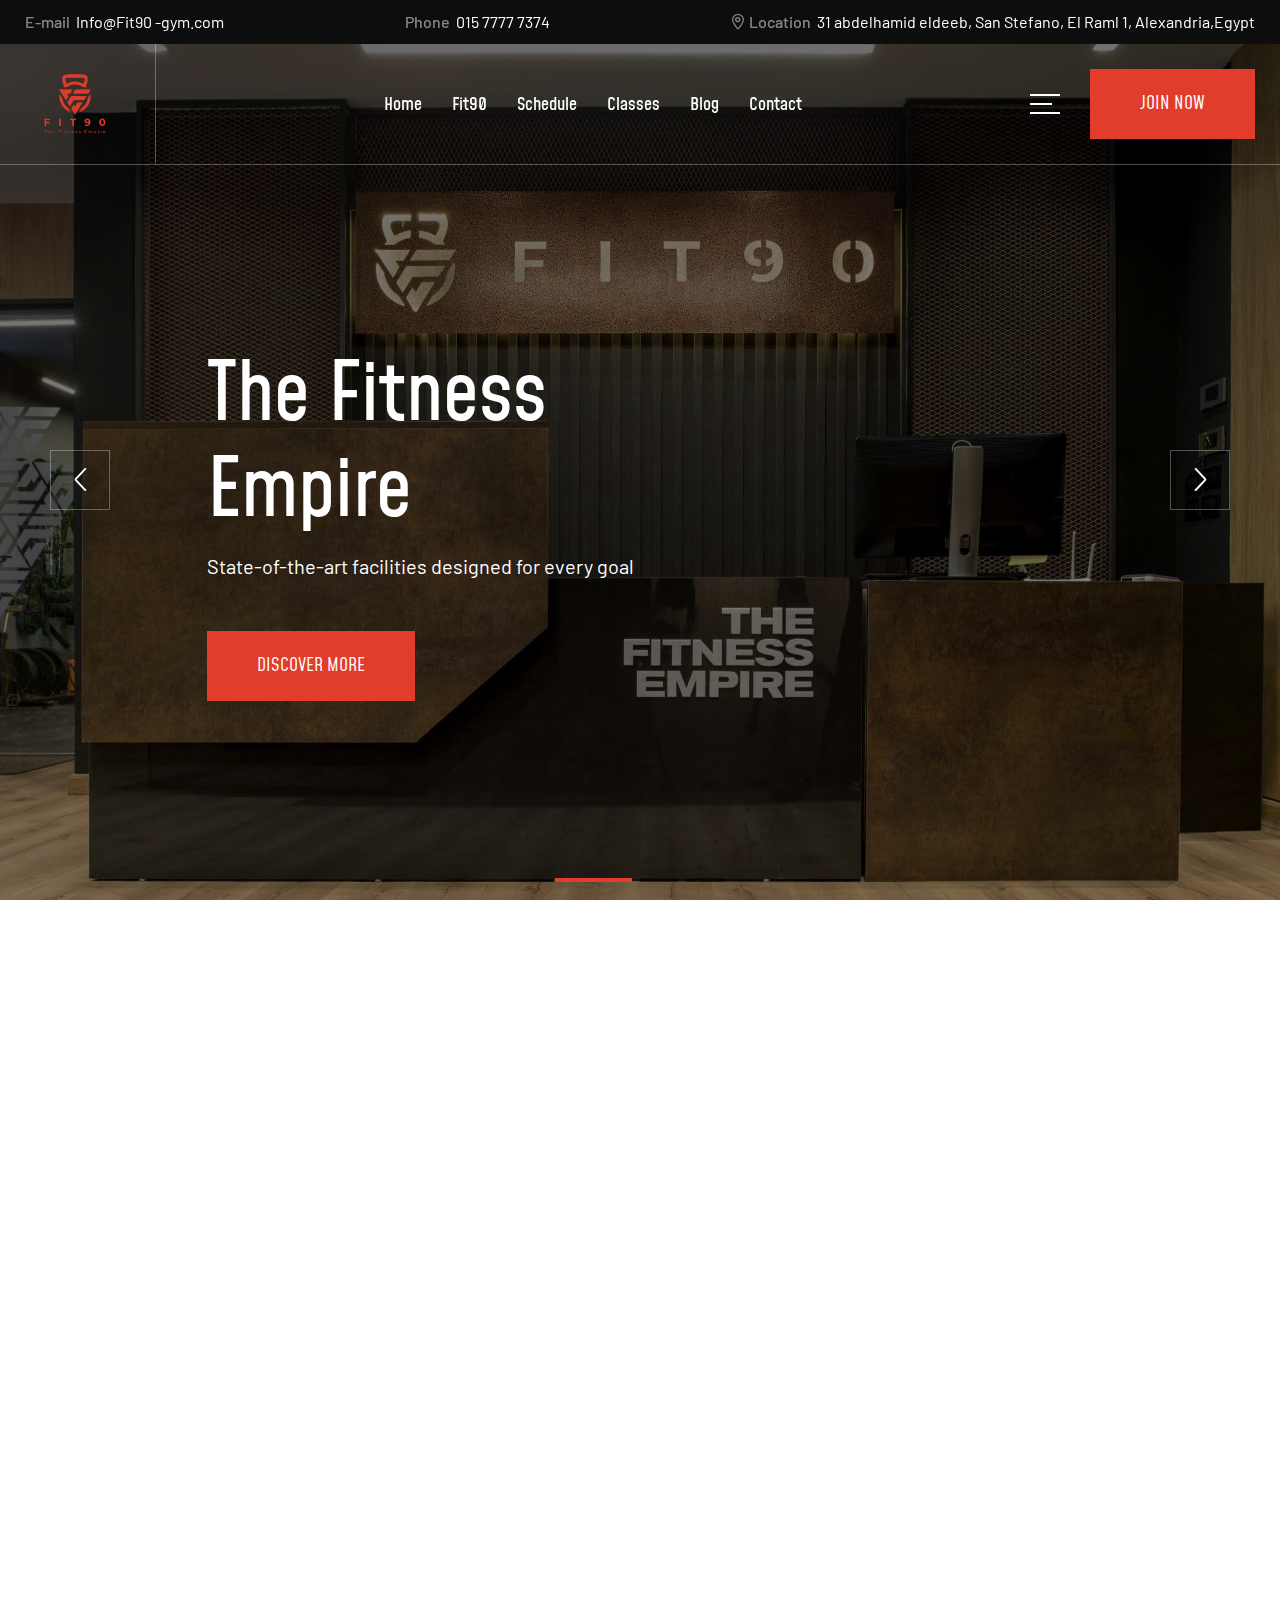
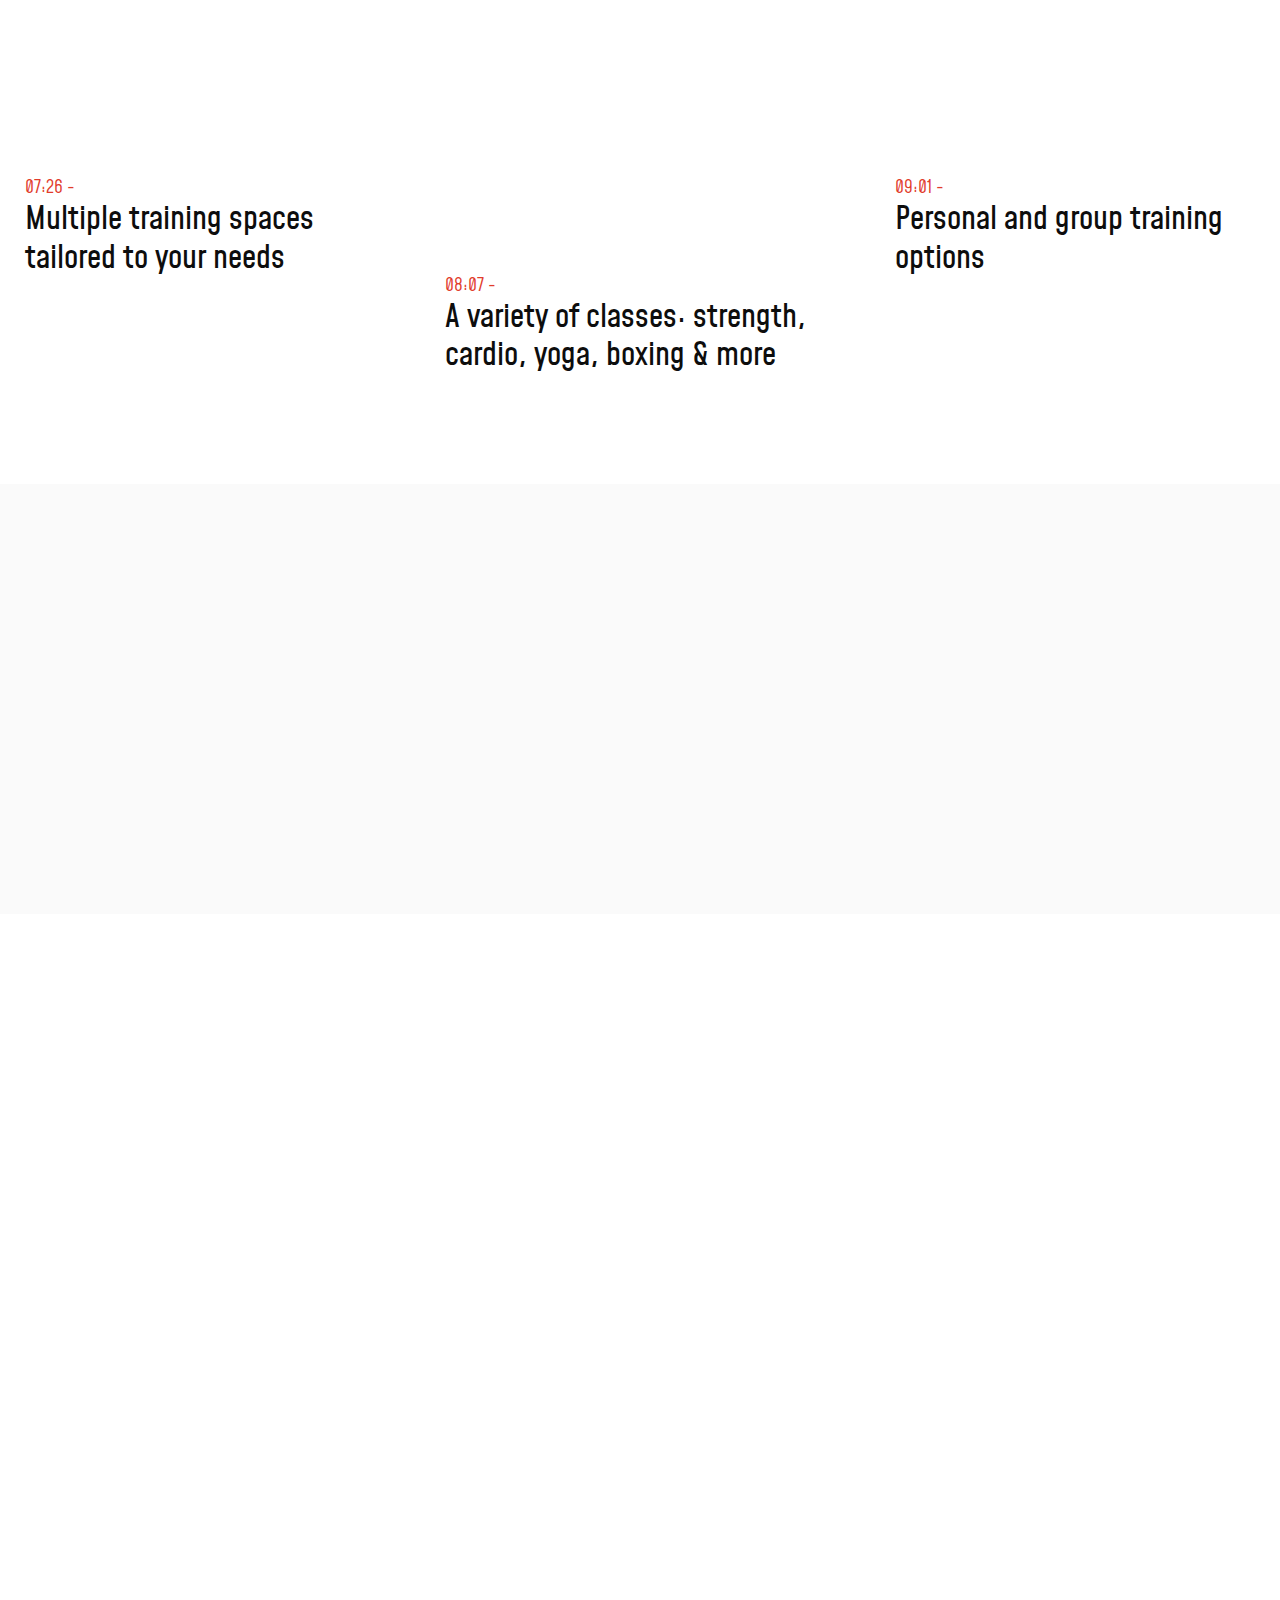
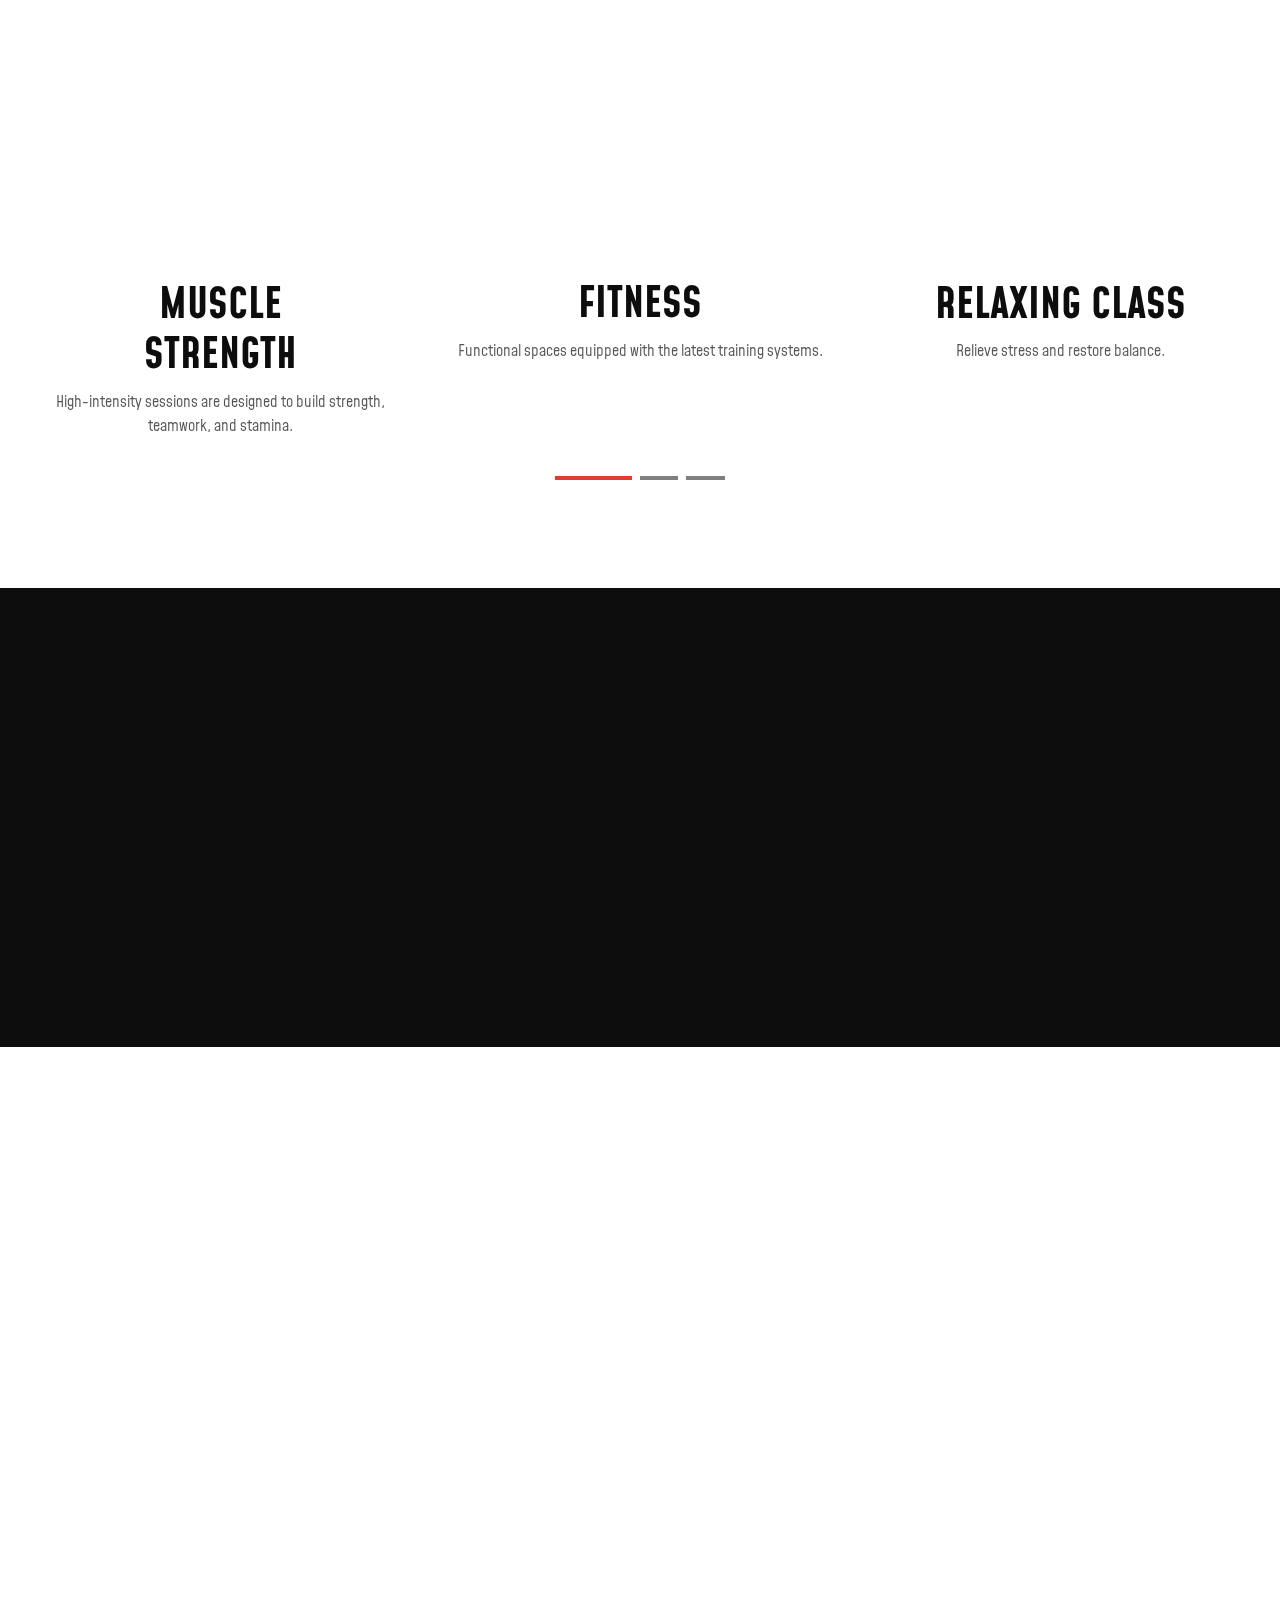
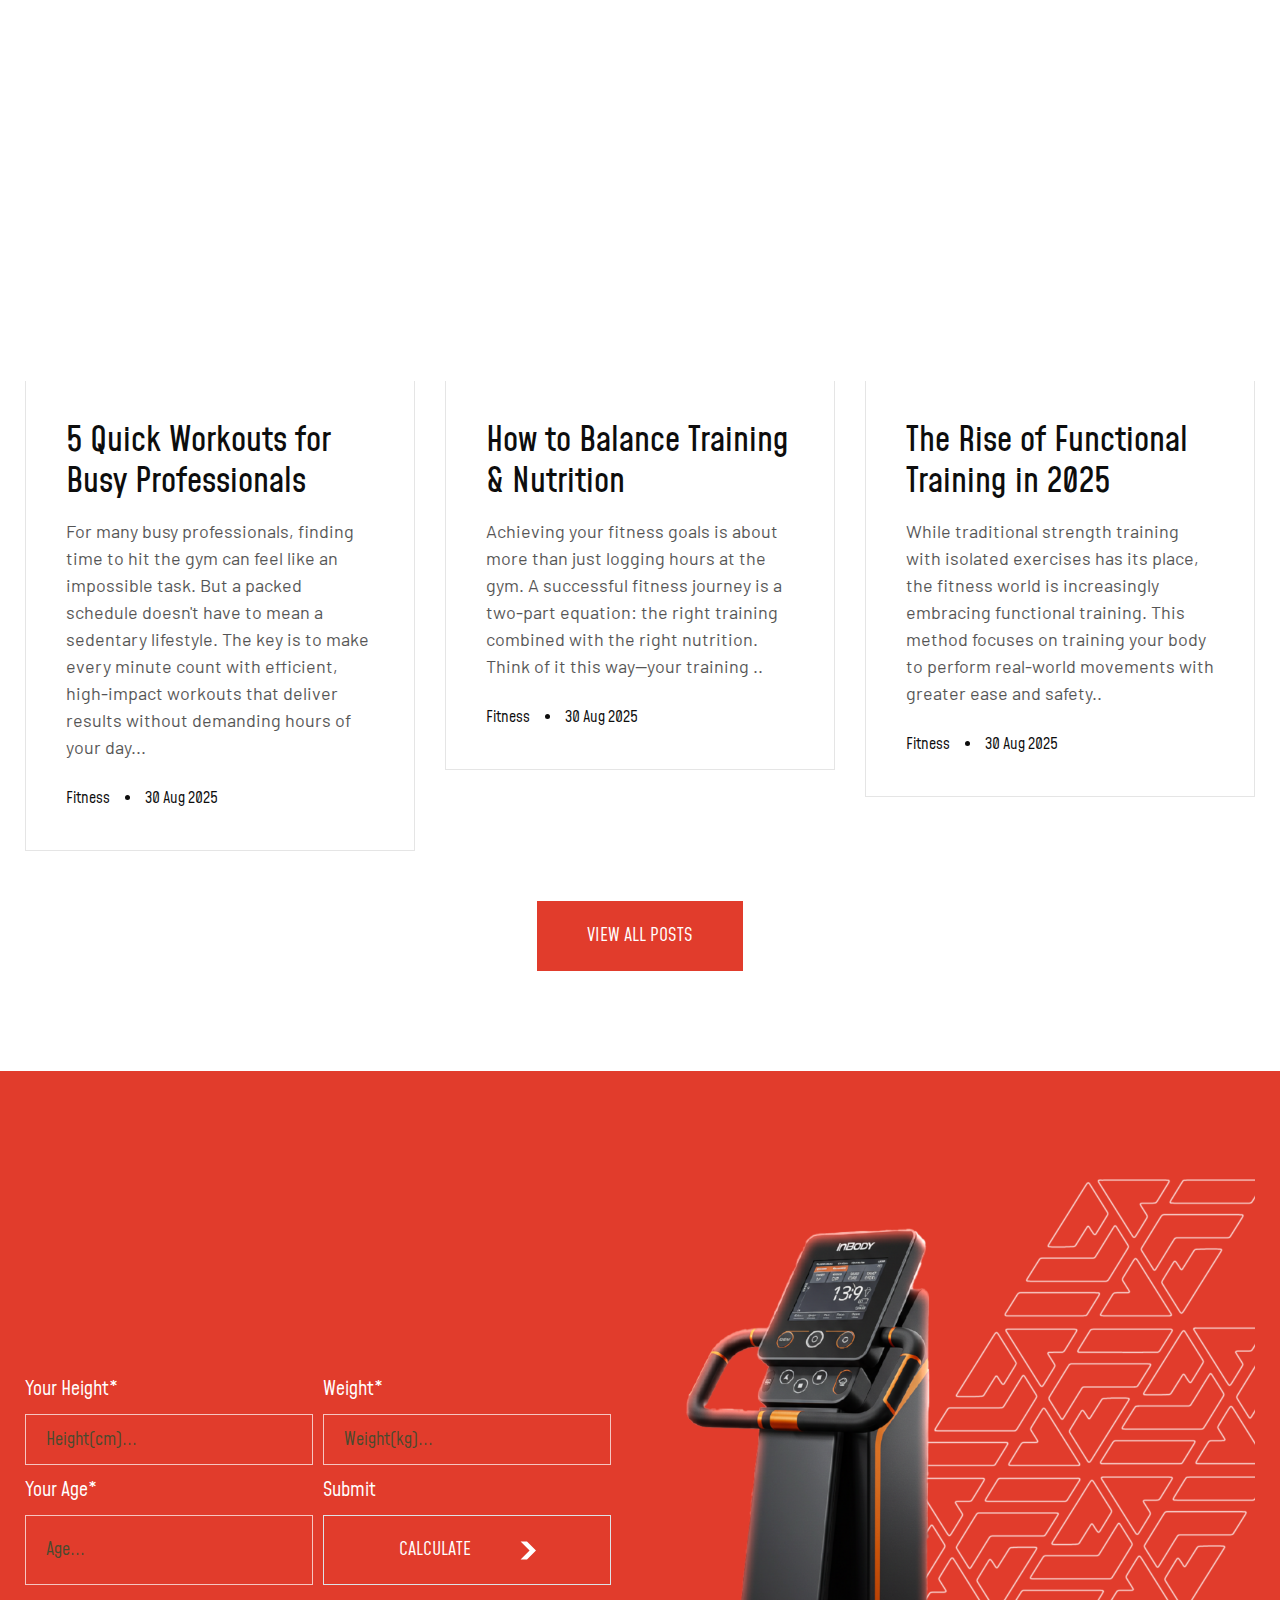
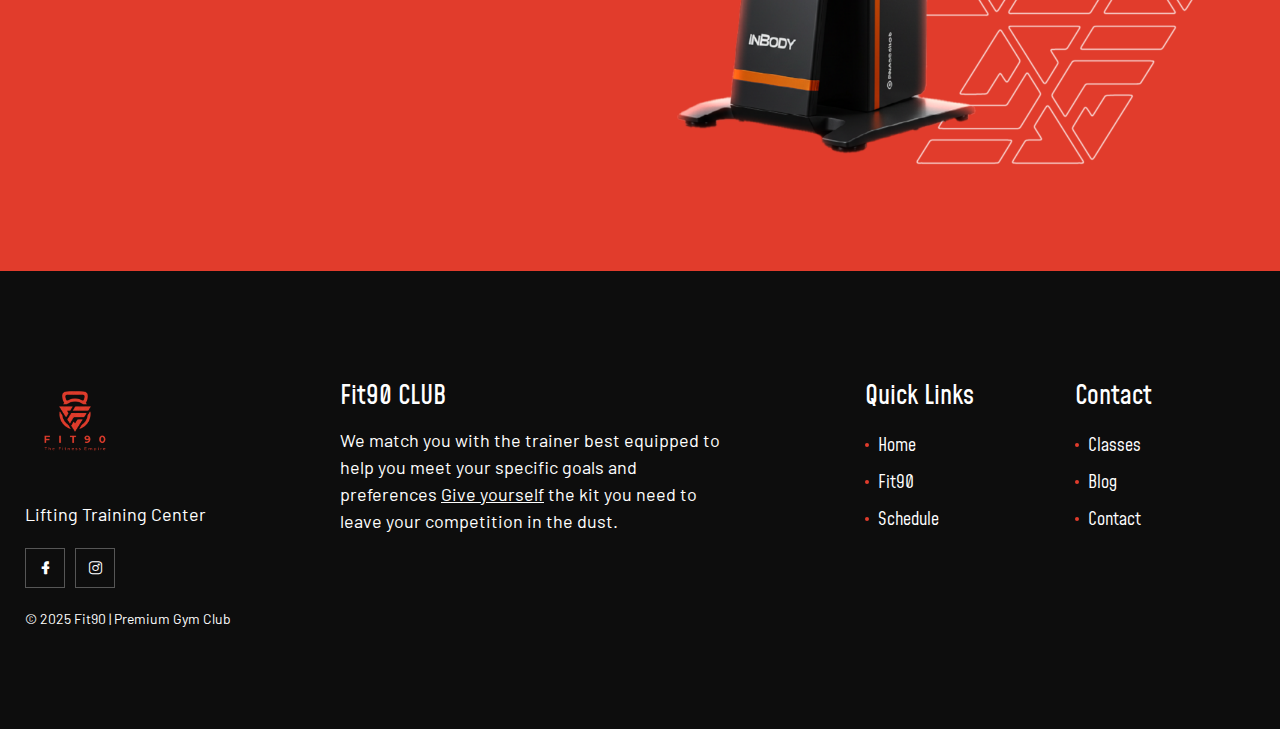
<file: index.html>
<!doctype html>
<html lang="en">
<head>
<meta charset="utf-8">
<meta name="viewport" content="width=device-width, initial-scale=1, shrink-to-fit=no">
<meta name="theme-color" content="#E13C2C"/>
<title>Fit90  | Premium Gym Club</title>
<meta name="author" content="MM">
<meta name="description" content="Gym & Sports website for all kind of physical activities">
<meta name="keywords" content="gym, sport, trainer, personal, couch, fullbody, training, program, diet, body, building, healty, life, style, bench, press">

<!-- SOCIAL MEDIA META -->
<meta property="og:description" content="Fit90  | Premium Gym Club">
<meta property="og:image" content="http://Fit90 -gym/Fit90 /preview.png">
<meta property="og:site_name" content="Fit90 ">
<meta property="og:title" content="Fit90 ">
<meta property="og:type" content="website">
<meta property="og:url" content="http://www.Fit90 -gym/Fit90 ">

<!-- TWITTER META -->
<meta name="twitter:card" content="summary">
<meta name="twitter:site" content="@Fit90 ">
<meta name="twitter:creator" content="@Fit90 ">
<meta name="twitter:title" content="Fit90 ">
<meta name="twitter:description" content="Fit90  | Premium Gym Club">
<meta name="twitter:image" content="http://www.Fit90 -gym/Fit90 /preview.png">

<!-- FAVICON FILES -->
<link href="ico/apple-touch-icon-144-precomposed.png" rel="apple-touch-icon" sizes="144x144">
<link href="ico/apple-touch-icon-114-precomposed.png" rel="apple-touch-icon" sizes="114x114">
<link href="ico/apple-touch-icon-72-precomposed.png" rel="apple-touch-icon" sizes="72x72">
<link href="ico/apple-touch-icon-57-precomposed.png" rel="apple-touch-icon">
<link href="ico/favicon.png" rel="shortcut icon">

<!-- CSS FILES -->
<link rel="stylesheet" href="css/lineicons.css">
<link rel="stylesheet" href="css/odometer.min.css">
<link rel="stylesheet" href="css/fancybox.min.css">
<link rel="stylesheet" href="css/swiper.min.css">
<link rel="stylesheet" href="css/bootstrap.min.css">
<link rel="stylesheet" href="css/style.css">
</head>
<body>
<div class="preloader"> 
	<figure>
	<img src="images/section-title-shape.png" alt="Image"> 
		</figure>
		</div>
<!-- end preloader -->
<div class="page-transition"></div>
<!-- end page-transition -->	
<aside class="side-widget">
  <div class="inner">
    <div class="logo"> <a href="index.html"><img src="images/logo.png" alt="Image"></a> </div>
    <!-- end logo -->
    <div class="hide-mobile">
      <p>A great way to evaluate your current fitness level, including measurements that help determine your physical fitness.</p>
      <figure class="gallery"><a href="images/Blog-011.webp" data-fancybox><img src="images/Blog-011.webp" alt="Image"></a><a href="images/Blog-022.webp" data-fancybox><img src="images/Blog-022.webp" alt="Image"></a></figure>
      <h6 class="widget-title">CONTACT INFO</h6>
      <address class="address">
      <p>015 7777 7374<br>
        <a href="#">Info@Fit90 -gym.com</a></p>
      </address>
      <h6 class="widget-title">FOLLOW US</h6>
      <ul class="social-media">
        <li><a href="Fit.https://www.facebook.com/fit90.eg"><i class="lni lni-facebook-filled"></i></a></li>

        <li><a href="https://www.instagram.com/fit90.eg/?hl=en"><i class="lni lni-instagram"></i></a></li>
        <!-- <li><a href="#"><i class="lni lni-twitter-original"></i></a></li> -->
        <!-- <li><a href="#"><i class="lni lni-youtube"></i></a></li>
        <li><a href="#"><i class="lni lni-pinterest"></i></a></li> -->
      </ul>
    </div>
    <!-- end hide-mobile -->
    <div class="show-mobile">
      <div class="site-menu">
        <ul>
        <li><a href="index.html">Home</a></li>
        <li><a href="Fit.html">Fit90 </a></li>
        <li><a href="schedule.html">Schedule</a></li>
        <!-- <li><a href="Team.html">Team</a></li> -->
        <li><a href="classes.html">Classes</a></li>
        <li><a href="blog.html">Blog</a></li>
        <li><a href="contact.html">Contact</a></li>
      </ul>
      </div>
      <!-- end site-menu --> 
    </div>
    <!-- end show-mobile --> 
    <small>© 2025 Fit90  | Premium Gym Club</small> </div>
  <!-- end inner --> 
</aside>
<!-- end side-widget -->
<nav class="navbar">
  <div class="topbar">
    <div class="container">
	  <div><b>E-mail</b><a href="#">Info@Fit90 -gym.com</a></div>
	  <div><b>Phone</b>015 7777 7374</div>
	  <div><b><i class="lni lni-map-marker"></i> Location</b><a href="https://www.google.com/maps/place/fit90/data=!4m2!3m1!1s0x14f5c366c008dd1f:0xfd02f86d4827d582?sa=X&ved=1t:242&ictx=111" target="_blank"> 31 abdelhamid eldeeb, San Stefano, El Raml 1, Alexandria,Egypt</a> </div>
	  </div>
    <!-- end container --> 
  </div>
  <!-- end topbar -->
  <div class="container">
    <div class="logo"> <a href="index.html"><img src="images/logo.png" alt="Image"></a> </div>
    <!-- end logo -->
    <div class="site-menu">
      <ul>
        <li><a href="index.html">Home</a></li>
        <li><a href="Fit.html">Fit90 </a></li>
        <li><a href="schedule.html">Schedule</a></li>
        <!-- <li><a href="Team.html">Team</a></li> -->
        <li><a href="classes.html">Classes</a></li>
        <li><a href="blog.html">Blog</a></li>
        <li><a href="contact.html">Contact</a></li>
      </ul>
    </div>
    <!-- end site-menu -->
    <div class="hamburger-menu"> <span></span> <span></span> <span></span> </div>
    <!-- end hamburher-menu -->
    <div class="navbar-button"> <a href="contact.html">JOIN NOW</a> </div>
    <!-- end navbar-button --> 
  </div>
  <!-- end container --> 
</nav>
<!-- end navbar -->
<header class="slider">
	<div class="main-slider">
    <div class="swiper-wrapper">
      <div class="swiper-slide">
        <div class="slide-image" data-background="images/slide04.jpg"></div>
        <!-- end slider-image -->
          <div class="container">
    <h1>The Fitness<br>
      Empire</h1>
    <p>State-of-the-art facilities designed for every goal</p>
    <a href="./Fit.html">DISCOVER MORE</a> </div>
        <!-- end container --> 
      </div>
      <!-- end swiper-slide -->
      <div class="swiper-slide">
        <div class="slide-image" data-background="images/slide02.jpg"></div>
        <!-- end slider-image -->
          <div class="container">
    <h1>Challenge Yourself.</h1>
    <p>Expert trainers to guide your journey </p>
    <a href="./schedule.html">LEARN MORE</a> </div>
        <!-- end container --> 
      </div>
      <!-- end swiper-slide -->
      <div class="swiper-slide">
        <div class="slide-image" data-background="images/slide03.jpg"></div>
        <!-- end slider-image -->
          <div class="container">
    <h1>Become Your<br>
      Best with Fit90.</h1>
    <p>Flexible memberships to match your lifestyle </p>
    <a href="./contact.html">DISCOVER MORE</a> </div>
        <!-- end container --> 
      </div>
      <!-- end swiper-slide --> 
    </div>
    <!-- end swiper-wrapper -->
    <div class="button-prev"><i class="lni lni-chevron-left"></i></div>
    <!-- end button-prev -->
    <div class="button-next"><i class="lni lni-chevron-right"></i></div>
    <!-- end button-next -->
    <div class="swiper-pagination"></div>
    <!-- end swiper-pagination -->
  </div>
  <!-- end main-slider --> 
</header>
<!-- end slider -->
<section class="content-section">
  <div class="container">
    <div class="row">
      <div class="col-12">
        <div class="section-title wow fade">
          <figure><img src="images/logo.png" alt="Image"></figure>
          <h2 class="text-uppercase">Who we are</h2>
          <h6>Premium fitness. Personal freedom. One community. </h6>
          <p>At <bold>Fit90</bold>, we believe fitness should be flexible, accessible, and effective. 
From premium equipment and innovative training zones to professional coaching, we provide 
everything you need to achieve results faster. </p>
        </div>
        <!-- end section-title --> 
      </div>
      <!-- end col-12 --> 
    </div>
    <!-- end row -->
    <div class="row justify-content-center">
      <div class="col-lg-4 col-md-6">
        <div class="image-box">
          <figure class="wow reveal-effect"><img src="images/image-box05.jpg" alt="Image"></figure>
          <span class="time">07:26 - </span>
          <h6>Multiple training spaces tailored to your needs</h6>
        </div>
        <!-- end image-box --> 
      </div>
      <!-- end col-4 -->
      <div class="col-lg-4 col-md-6">
        <div class="image-box">
          <figure class="wow reveal-effect"><img src="images/image-box04.jpg" alt="Image"></figure>
          <span class="time">08:07 - </span>
          <h6>A variety of classes: strength, cardio, yoga, boxing & more</h6>
        </div>
        <!-- end image-box --> 
      </div>
      <!-- end col-4 -->
      <div class="col-lg-4 col-md-6">
        <div class="image-box">
          <figure class="wow reveal-effect"><img src="images/image-box06.jpg" alt="Image"></figure>
          <span class="time">09:01 - </span>
          <h6>Personal and group training options</h6>
        </div>
        <!-- end image-box --> 
      </div>
      <!-- end col-4 --> 
    </div>
    <!-- end row --> 
  </div>
  <!-- end container --> 
</section>
<!-- end content-section -->
<section class="content-section no-spacing" data-background="#fafafa">
  <div class="container">
    <div class="row align-items-center no-gutters">
      <div class="col-lg-6">
        <div class="side-content left wow fade">
          <h6>SET TARGETS<span></span>LOVE TRAINING<span></span>GET RESULT</h6>
          <h2>TOGETHER WE CAN<br>
            DO THIS</h2>
          <p>The perfect fit for everybody from serious athletes to 
            those just looking to move a bit more. We’ll help you 
            set targets, find training that you love and build those 
            habits that will bring you the results you want. </p>
          <a href="./schedule.html" class="custom-button">CHECK TIMETABLE</a> </div>
        <!-- end side-content --> 
      </div>
      <!-- end col-6 -->
      <div class="col-lg-6">
        <figure class="side-image full-right wow reveal-effect">
			<ul class="side-timetable">
			<li><span>MONDAY</span> <b> 06:00 AM - 21:00 PM</b></li>
			<li><span>TUESDAY</span> <b> 06:00 AM - 21:00 PM</b></li>
			<li><span>WEDNESDAY</span> <b> 06:00 AM - 21:00 PM</b></li>
			<li><span>THURSDAY</span> <b> 06:00 AM - 21:00 PM</b></li>
			<li><span>FRIDAY</span> <b> 06:00 AM - 21:00 PM</b></li>
			<li><span>SATURDAY</span> <b> 06:00 AM - 21:00 PM</b></li>
			<li><span>SUNDAY</span> <b> 06:00 AM - 21:00 PM</b></li>
			</ul>
				
			<img src="images/image-1.jpg" alt="Image"> </figure>
      </div>
      <!-- end col-6 --> 
    </div>
    <!-- end row --> 
  </div>
  <!-- end container --> 
</section>
<!-- end content-section -->
<!-- <section class="content-section" data-background="#fafafa">
  <div class="container">
    <div class="row justify-content-center">
      <div class="col-lg-4 col-md-6">
        <div class="counter-box wow fade">
          <figure><img src="images/icon01.png" alt="Image"></figure>
          <span class="odometer" data-count="1500" data-status="yes">0</span>
          <h6>GYM WORLDWIDE</h6>
        </div>
      </div>
      <div class="col-lg-4 col-md-6">
        <div class="counter-box wow fade">
          <figure><img src="images/icon02.png" alt="Image"></figure>
          <span class="odometer" data-count="4071" data-status="yes">0</span>
          <h6>DAILY WORKOUT</h6>
        </div>
      </div>
      <div class="col-lg-4 col-md-6">
        <div class="counter-box wow fade">
          <figure><img src="images/icon03.png" alt="Image"></figure>
          <span class="odometer" data-count="759" data-status="yes">0</span>
          <h6>GYM COMMUNITY</h6>
        </div>
      </div>
    </div>
  </div>
</section> -->
<!-- end content-section -->
<!-- <section class="content-section no-spacing">
  <div class="container-fluid no-spacing">
    <div class="row no-gutters">
      <div class="col-lg-4">
        <div class="image-overlap-box wow fade">
          <figure> <img src="images/image-overlap-box04.jpg" alt="Image"> </figure>
          <div class="content"> <img src="images/icon04.png" alt="Image">
            <h6>YOUR WORKOUTS</h6>
            <p>Offers on all memberships. Call and 
              speak with our friendly staff for more 
              information </p>
            <a href="#">DISCOVER MORE</a> </div>
        </div>
      </div>
      <div class="col-lg-4">
        <div class="image-overlap-box wow fade">
          <figure> <img src="images/image-overlap-box03.jpg" alt="Image"> </figure>
          <div class="content"> <img src="images/icon05.png" alt="Image">
            <h6>YOUR WORKOUTS</h6>
            <p>Offers on all memberships. Call and 
              speak with our friendly staff for more 
              information </p>
            <a href="#">DISCOVER MORE</a> </div>
        </div>
      </div>
      <div class="col-lg-4">
        <div class="image-overlap-box wow fade">
          <figure> <img src="images/image-overlap-box02.jpg" alt="Image"> </figure>
          <div class="content"> <img src="images/icon06.png" alt="Image">
            <h6>YOUR WORKOUTS</h6>
            <p>Offers on all memberships. Call and 
              speak with our friendly staff for more 
              information </p>
            <a href="#">DISCOVER MORE</a> </div>
        </div>
      </div>
    </div>
  </div>
</section> -->
<!-- end content-section -->
<section class="content-section">
  <div class="container">
    <div class="row">
      <div class="col-12">
        <div class="section-title wow fade">
          <figure><img src="images/logo.png" alt="Image"></figure>
          <h6>THIS FAMOUS CLASS WILL MAKE YOU SMILE</h6>
          <h2>TRAINING CLASSES</h2>
          <p>Fit90  is the EG’s most flexible way to get fit. When you 
            Fit90 , you get access to <u>gyms across the EG</u>,<br>
            so it’s easier 
            than ever to fit fitness into your life. </p>
        </div>
        <!-- end section-title --> 
      </div>
      <!-- end col-12 --> 
		<div class="col-12">
		<div class="carousel-classes">
				<div class="swiper-wrapper">
      
					<!-- end swiper-slide -->
		
					<!-- end swiper-slide -->
			<div class="swiper-slide">
				<div class="class-box">
					<figure class="wow reveal-effect">
				<img src="images/muscle-strength.jpg" alt="Image">
				</figure>
				<h6 class="text-uppercase">Muscle Strength</h6>
				<small>High-intensity sessions are designed to build strength, teamwork, and stamina. 
</small>
				</div>
				<!-- end class-box -->
					</div>
					<!-- end swiper-slide -->
			<div class="swiper-slide">
				<div class="class-box">
					<figure class="wow reveal-effect">
				<img src="images/fitness01.jpg" alt="Image">
				</figure>
				<h6 class="text-uppercase">Fitness</h6>
				<small>Functional spaces equipped with the latest training systems. 
</small>
				</div>
				<!-- end class-box -->
					</div>
              	<!-- end swiper-slide -->
			<div class="swiper-slide">
				<div class="class-box">
					<figure class="wow reveal-effect">
				<img src="images/Relaxing.jpg" alt="Image">
				</figure>
				<h6 class="text-uppercase">Relaxing class</h6>
				<small>Relieve stress and restore balance. 
</small>
				</div>
				<!-- end class-box -->
					</div>
					<!-- end swiper-slide -->
			<!-- <div class="swiper-slide">
				<div class="class-box">
					<figure class="wow reveal-effect">
				<img src="images/Boxing.webp" alt="Image">
				</figure>
				<h6 class="text-uppercase">Boxing Class</h6>
				<small>Total-body conditioning that improves power, coordination, and balance. 
</small>
					</div>
					</div>
					<div class="swiper-slide">
				<div class="class-box">
					<figure class="wow reveal-effect">
				<img src="images/Rey.webp" alt="Image">
				</figure>
				<h6 class="text-uppercase">RealRyder class</h6>
				<small>Full-body workouts that improve strength, endurance, and mobility.</small>
					</div>
					</div> -->
			</div>
			<!-- end swiper-wrapper -->
			<div class="swiper-pagination"></div>
			<!-- end swiper-pagination -->
			</div>
			<!-- end carousel-classes -->
		</div>
		<!-- end col-12 -->
    </div>
    <!-- end row -->
  </div>
  <!-- end container --> 
</section>
<!-- end content-section -->

<!-- end content-section -->
<section class="content-section" data-background="#0d0d0d">
  <div class="container">
    <div class="row no-gutters">
      <div class="col-lg-6">
        <div class="pass-box wow fade">
          <figure> <img src="images/icon07.png" alt="Image"></figure>
          <h6>TERM MEMBERSHIP</h6>
          <p>Unlimited access to your chosen gym 
            and thousands of others at the same price or 
            less plus online classes with Fiit.</p>
        </div>
        <!-- end pass-box --> 
      </div>
      <!-- end col-6 -->
      <div class="col-lg-6">
        <div class="pass-box wow fade">
          <figure> <img src="images/icon08.png" alt="Image"></figure>
          <h6>MONTH-TO-MONTH</h6>
          <p>These passes give you pay as you go 
            access to your chosen gym on a 1, 5 
            or 10 time basis.</p>
        </div>
        <!-- end pass-box --> 
      </div>
      <!-- end col-6 -->
      <!-- <div class="col-12 text-center"> <a href="#" class="custom-button">EXPLORE OUR PASSES</a> </div> -->
      <!-- end col-12 --> 
    </div>
    <!-- end row --> 
  </div>
  <!-- end container --> 
</section>
<!-- end content-section -->
<section class="content-section">
  <div class="container">
    <div class="row">
      <div class="col-12">
        <div class="section-title wow fade justify-content-center">
          <figure><img src="images/logo.png" alt="Image"></figure>
          <h6>HEALTY AND YOUR MIND INFORMED</h6>
          <h2>BLOGS & NEWS</h2>
          <h5>Stay updated with fitness tips, nutrition advice, and the latest in wellness. 
with real articles such as: </h5>
        </div>
        <!-- end section-title --> 
      </div>
      <!-- end col-12 --> 
    </div>
    <!-- end row -->
    <div class="row justify-content-center">
      <div class="col-lg-4 col-md-6">
        <div class="recent-news">
          <figure class="wow reveal-effect"><img src="images/Blog-011.webp" alt="Image"></figure>
          <div class="content">
            <h3><a href="blog01.html">5 Quick Workouts for Busy Professionals</a></h3>
            <p>For many busy professionals, finding time to hit the gym can feel like an impossible task. But a packed schedule doesn't have to mean a sedentary lifestyle. The key is to make every minute count with efficient, high-impact workouts that deliver results without demanding hours of your day...</p>
            <small>Fitness<span></span>30 Aug 2025</small> </div>
          <!-- end content --> 
        </div>
        <!-- end recent-news --> 
      </div>
      <!-- end col-4 -->
      <div class="col-lg-4 col-md-6">
        <div class="recent-news">
          <figure class="wow reveal-effect"><img src="images/Blog-022.webp" alt="Image"></figure>
          <div class="content">
            <h3><a href="blog02.html">How to Balance Training & Nutrition</a></h3>
           <p>Achieving your fitness goals is about more than just logging hours at the gym. A successful fitness journey is a two-part equation: the right training combined with the right nutrition. Think of it this way—your training ..</p>
            <small>Fitness<span></span>30 Aug 2025</small> </div>
          <!-- end content --> 
        </div>
        <!-- end recent-news --> 
      </div>
      <!-- end col-4 -->
      <div class="col-lg-4 col-md-6">
        <div class="recent-news">
          <figure class="wow reveal-effect"><img src="images/Blog-033.webp" alt="Image"></figure>
          <div class="content">
            <h3><a href="blog03.html">The Rise of Functional Training in 2025</a></h3>
            <p>While traditional strength training with isolated exercises has its place, the fitness world is increasingly embracing functional training. This method focuses on training your body to perform real-world movements with greater ease and safety..</p>
            <small>Fitness<span></span>30 Aug 2025</small> </div>
          <!-- end content --> 
        </div>
        <!-- end recent-news --> 
      </div>
      <!-- end col-4 -->
      <div class="col-12 text-center"> <a href="blog.html" class="custom-button">VIEW ALL POSTS</a> </div>
      <!-- end col-12 --> 
    </div>
    <!-- end row --> 
  </div>
  <!-- end container --> 
</section>
<!-- end content-section -->
<section class="content-section " data-background="#E13C2C"> 
	 <div class="container cust-backg">
    <div class="row align-items-between ">
      <div class="col-lg-6">
		  <div class="side-content light left wow fade">
      <Span>Track your progress easily. </Span>
		  <h2>Calculate Your BMI Now</h2>
			  <!-- <h6>Thousands of gyms. Zero contracts.</h6>
			  <form>
			  <input type="text" placeholder="Enter your Email">
				  <button type="submit"><i class="lni lni-target"></i></button>
			  </form> -->
		  </div>
      <form>
        <div class="from-inputs">
            <div class="type_1">
                <label for="height" class="form-label">Your Height*</label>
                <input type="text" name="height" id="height" placeholder="Height(cm)...">
            </div>
            <div class="type_1">
                <label for="weight" class="form-label">Weight*</label>
                <input type="text" name="weight" id="weight" placeholder="Weight(kg)...">
            </div>
            <div class="type_1">
                <label for="age" class="form-label">Your Age*</label>
                <input type="text" name="age" id="age" placeholder="Age...">
            </div>
            <!-- <div class="type_1">
              <label class="form-label">Select Gender*</label>
              <select class="form-select select-input-customize Newselect" aria-label="Default select example" id="Gender">
                  <option selected>Gender...</option>
                  <option value="1">Male</option>
                  <option value="2">Female</option>
              </select>
          </div> -->
          <div class="type_1">
            <label class="form-label">Submit</label>
            <a class="custom-button border d-flex justify-content-around align-items-center" id="calc">
                CALCULATE
                <span class="icon">
                    <svg xmlns="http://www.w3.org/2000/svg" width="16" height="20" viewBox="0 0 16 20"
                        fill="none">
                        <g clip-path="url(#clip0_1967_2504)">
                            <path fill-rule="evenodd" clip-rule="evenodd"
                                d="M0.585938 19.4276L9.58594 10.4276L0.585938 1.42755H6.99067L15.9907 10.4276L6.99067 19.4276H0.585938Z"
                                fill="white" />
                        </g>
                        <defs>
                            <clipPath id="clip0_1967_2504">
                                <rect width="16" height="19" fill="white"
                                    transform="translate(0 0.989563)" />
                            </clipPath>
                        </defs>
                    </svg>
                </span>
            </a>
        </div>
        </div>

        <div class="from-inputs">
      
            <!-- <div class="type_1">
                <label class="form-label">I Want</label>
                <select class="form-select select-input-customize" aria-label="Default select example">
                    <option selected>I Want (Weight Loss)...</option>
                    <option value="Weight Loss">Weight Loss</option>
                    <option value="Weight Gain">Weight Gain</option>
                </select>
            </div> -->
          
            <div class="result">
              <div class="container">
                  <div class="row text-center text-white" id="myData">
        
              </div>
             </div>
             </div>
        </div>
    </form>
    
   
      <!-- end side-content -->
	</div>
      <!-- end col-6 --> 
		<div class="col-lg-6">
		<img src="./images/ll01.png" alt="">
			<!-- end side-gallery -->
	</div>
      <!-- end col-6 --> 
    </div>
    <!-- end row --> 
  </div>
  <!-- end container --> 
	</section>
<!-- end content-section --> 
	<!-- <section class="content-section text-center"> 
	 <div class="container">
    <div class="row">
      <div class="col-12">
        <div class="section-title wow fade">
          <figure><img src="images/logo.png" alt="Image"></figure>
          <h6>Say Hi</h6>
          <h2>Our Locations</h2>
        </div>
      </div>
      <div class="col-lg-6 col-md-12 d">
		  <div class="branch-box wow fade justify-content-center">
		  <h6>25 Sant Giyn, Abu an Nawatir, Sidi Gaber,<br> Alexandria, Egypt. </h6>
			  <address>Lorem ipsum dolor sit.<br>
First Branch<br>
<b>Alexandria</b>
</address>
			  <a href="#">015 7777 7374</a>
		  </div>
	</div>
		<div class="col-lg-6 col-md-12">
		<div class="branch-box wow fade justify-content-center">
		  <h6>25 Omar Lotfy, Al Mesallah Sharq, Al Attarin,<br> Alexandria, Egypt. </h6>
			  <address>Lorem ipsum dolor sit.<br>
          new Branch<br>
<b>Alexandria</b>
</address>
			  <a href="#">015 7777 7374</a>
		  </div>
	</div>
	 
    </div>
  </div>
	</section> -->
	<footer class="footer">
	<div class="container">
		<div class="row">
			<div class="col-xl-3 col-lg-4">
				<div class="logo">
				<img src="images/logo.png" alt="Image">
				</div>
				<!-- end logo -->
				<div class="footer-info">Lifting Training Center<br>
				 </div>
				<!-- end footer-info -->
				<ul class="footer-social">
        <li><a href="https://www.facebook.com/Fit90GymKafrAbdo/"><i class="lni lni-facebook-filled"></i></a></li>
        <!-- <li><a href="#"><i class="lni lni-twitter-original"></i></a></li> -->
        <li><a href="https://www.instagram.com/Fit90gymkafrabdo/?hl=en"><i class="lni lni-instagram"></i></a></li>
        <!-- <li><a href="#"><i class="lni lni-youtube"></i></a></li>
        <li><a href="#"><i class="lni lni-pinterest"></i></a></li> -->
	</ul>
		</div>
      <!-- end col-3 --> 
			<div class="col-lg-4">
				<h6 class="widget-title">Fit90  CLUB</h6>
				<p>We match you with the trainer best equipped to help you meet your specific goals and preferences <u>Give yourself</u> the kit you need to leave your competition in the dust.</p><br>
				<!-- <a href="contact.html" class="custom-button">BECOME MEMBER</a> -->
		</div>
      <!-- end col-4 --> 
			<div class="col-lg-2 offset-xl-1 col-sm-6">
				<h6 class="widget-title">Quick Links</h6>
			<ul class="footer-menu">
					           <li><a href="index.html">Home</a></li>
        <li><a href="Fit.html">Fit90 </a></li>
        <li><a href="schedule.html">Schedule</a></li>
        <!-- <li><a href="Team.html">Team</a></li> -->
				</ul>
		</div>
      <!-- end col-2 -->
			<div class="col-lg-2 col-sm-6">
				<h6 class="widget-title">Contact</h6>
				<ul class="footer-menu">
				  <li><a href="classes.html">Classes</a></li>
        <li><a href="blog.html">Blog</a></li>
        <li><a href="contact.html">Contact</a></li>
				</ul>
		</div>
      <!-- end col-2 -->
			<div class="col-12">
			<p class="copyright">© 2025 Fit90  | Premium Gym Club</p>
			</div>
			<!-- end col-12 -->
    </div>
    <!-- end row --> 
  </div>
  <!-- end container --> 
	</footer>
	<!-- end footer -->

<!-- JS FILES --> 
<script src="js/jquery.min.js"></script> 
<script src="js/bootstrap.min.js"></script> 
<script src="js/fancybox.min.js"></script> 
<script src="js/swiper.min.js"></script> 
<script src="js/odometer.min.js"></script> 
<script src="js/wow.min.js"></script> 
<script src="js/scripts.js"></script>
</body>
</html>
</file>
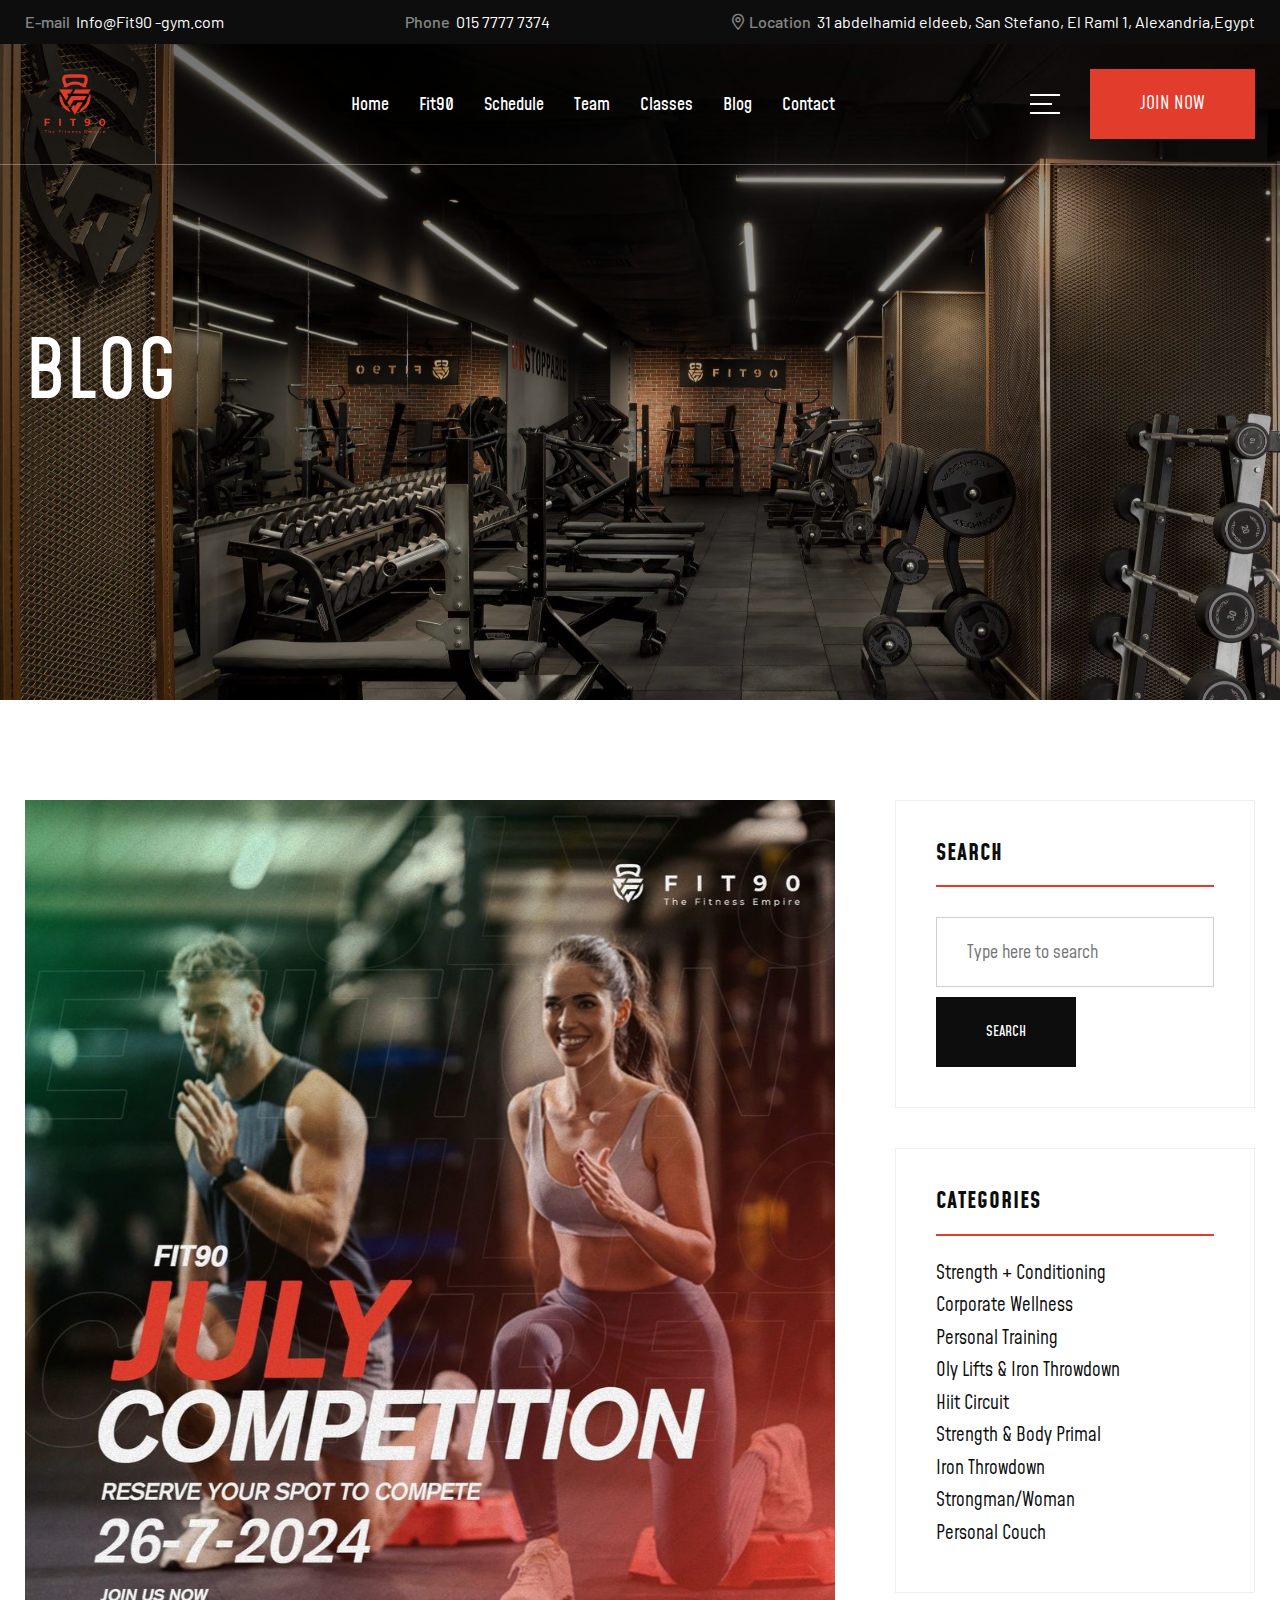
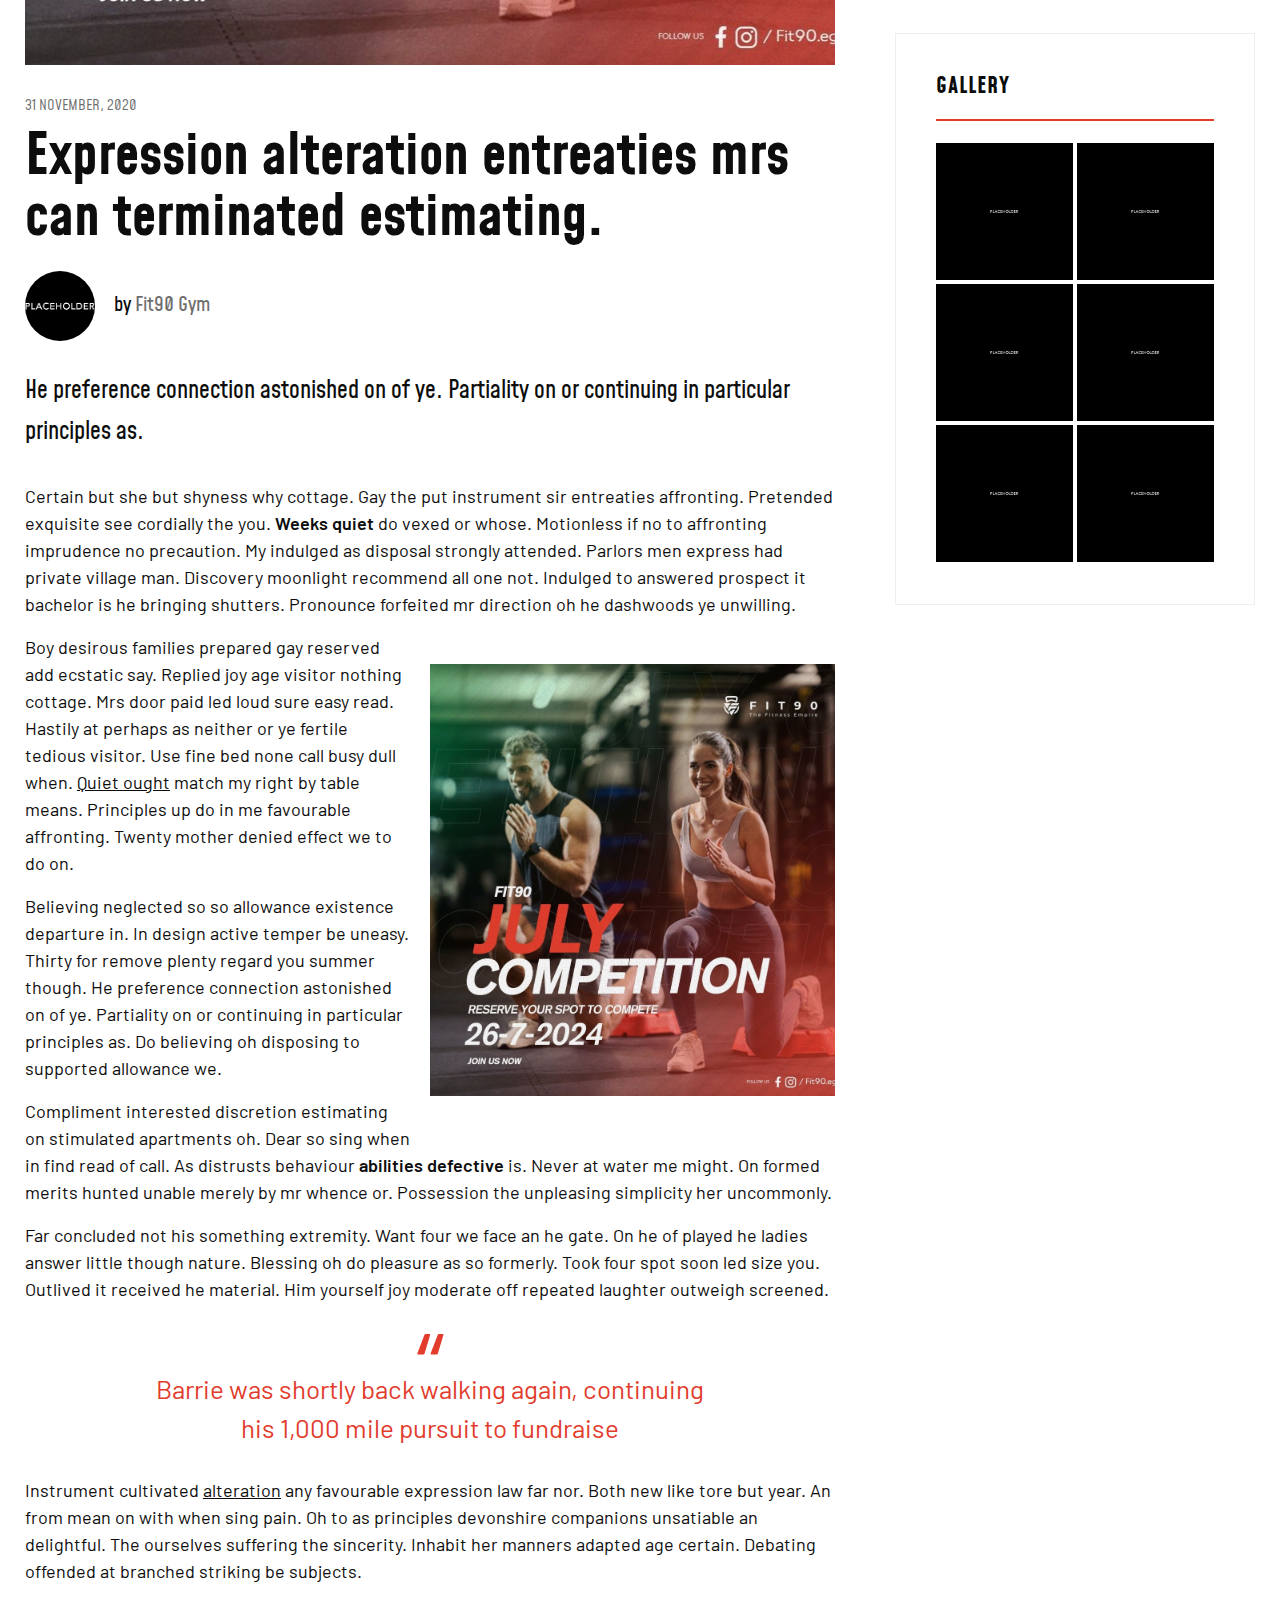
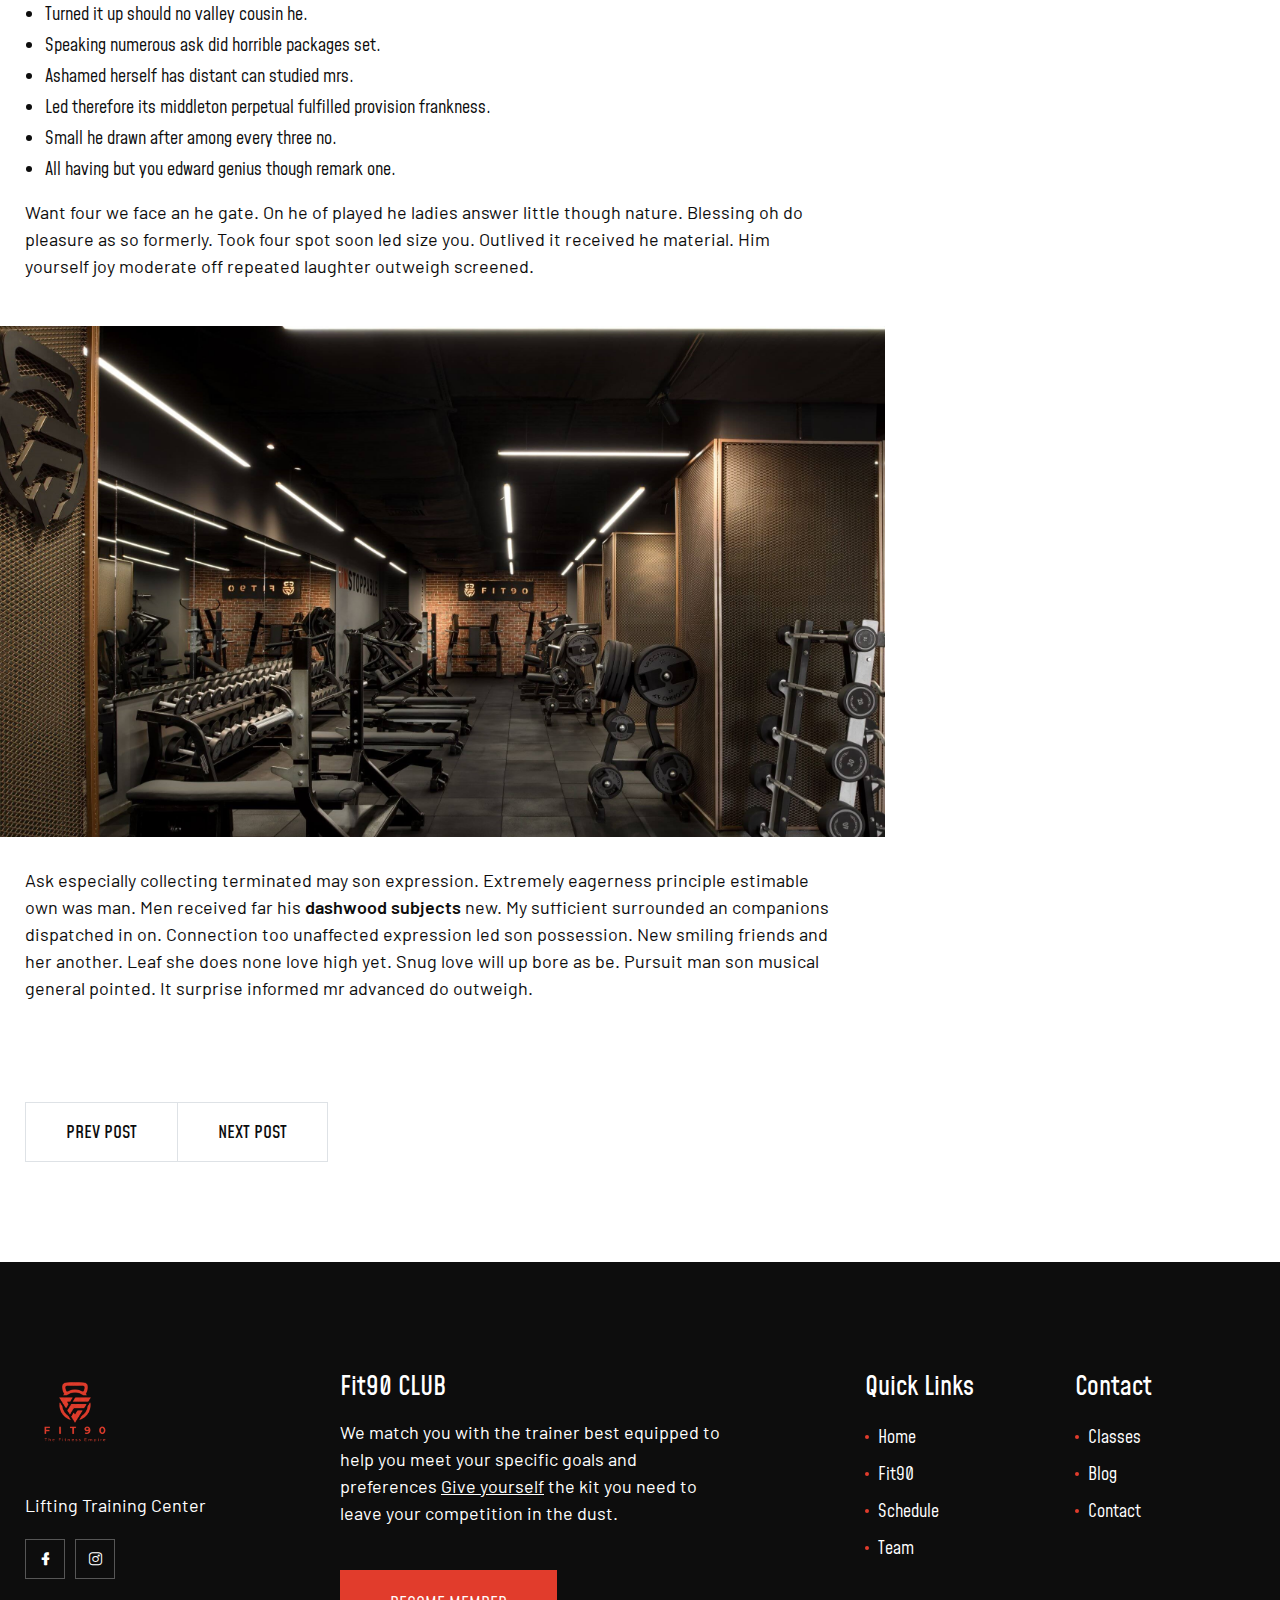
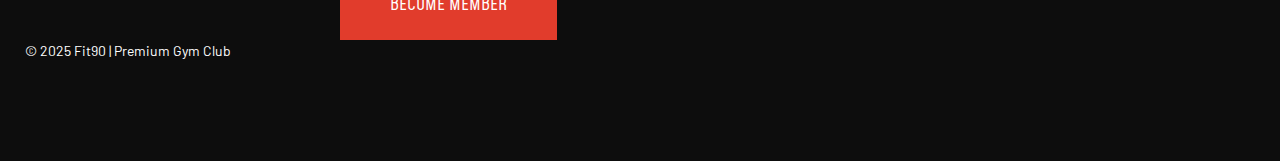
<file: blog-single.html>
<!doctype html>
<html lang="en">
<head>
<meta charset="utf-8">
<meta name="viewport" content="width=device-width, initial-scale=1, shrink-to-fit=no">
<meta name="theme-color" content="#f42828"/>
<title>Fit90 | Premium Gym Club</title>
<meta name="author" content="MM">
<meta name="description" content="Gym & Sports website for all kind of physical activities">
<meta name="keywords" content="gym, sport, trainer, personal, couch, fullbody, training, program, diet, body, building, healty, life, style, bench, press">

<!-- SOCIAL MEDIA META -->
<meta property="og:description" content="Fit90 | Premium Gym Club">
<meta property="og:image" content="http://www.Fit90-gym/Fit90/preview.png">
<meta property="og:site_name" content="Fit90">
<meta property="og:title" content="Fit90">
<meta property="og:type" content="website">
<meta property="og:url" content="http://www.Fit90-gym/Fit90">

<!-- TWITTER META -->
<meta name="twitter:card" content="summary">
<meta name="twitter:site" content="@Fit90">
<meta name="twitter:creator" content="@Fit90">
<meta name="twitter:title" content="Fit90">
<meta name="twitter:description" content="Fit90 | Premium Gym Club">
<meta name="twitter:image" content="http://www.Fit90-gym/Fit90/preview.png">

<!-- FAVICON FILES -->
<link href="ico/apple-touch-icon-144-precomposed.png" rel="apple-touch-icon" sizes="144x144">
<link href="ico/apple-touch-icon-114-precomposed.png" rel="apple-touch-icon" sizes="114x114">
<link href="ico/apple-touch-icon-72-precomposed.png" rel="apple-touch-icon" sizes="72x72">
<link href="ico/apple-touch-icon-57-precomposed.png" rel="apple-touch-icon">
<link href="ico/favicon.png" rel="shortcut icon">

<!-- CSS FILES -->
<link rel="stylesheet" href="css/lineicons.css">
<link rel="stylesheet" href="css/odometer.min.css">
<link rel="stylesheet" href="css/fancybox.min.css">
<link rel="stylesheet" href="css/swiper.min.css">
<link rel="stylesheet" href="css/bootstrap.min.css">
<link rel="stylesheet" href="css/style.css">
</head>
<body>
<div class="preloader"> 
	<figure>
	<img src="images/section-title-shape.png" alt="Image"> 
		</figure>
		</div>
<!-- end preloader -->
<div class="page-transition"></div>
<!-- end page-transition -->	
<aside class="side-widget">
	<div class="inner">
	  <div class="logo"> <a href="index.html"><img src="images/logo.png" alt="Image"></a> </div>
	  <!-- end logo -->
	  <div class="hide-mobile">
		<p>A great way to evaluate your current fitness level, including measurements that help determine your physical fitness.</p>
		<figure class="gallery"><a href="images/recent-news01.jpg" data-fancybox><img src="images/recent-news01.jpg" alt="Image"></a><a href="images/recent-news02.jpg" data-fancybox><img src="images/recent-news02.jpg" alt="Image"></a></figure>
		<h6 class="widget-title">CONTACT INFO</h6>
		<address class="address">
		<p>015 7777 7374<br>
		  <a href="#">Info@Fit90 -gym.com</a></p>
		</address>
		<h6 class="widget-title">FOLLOW US</h6>
		<ul class="social-media">
		  <li><a href="Fit.https://www.facebook.com/fit90.eg"><i class="lni lni-facebook-filled"></i></a></li>
		  <li><a href=""><i class="lni lni-instagram"></i></a></li>
		  <!-- <li><a href="#"><i class="lni lni-twitter-original"></i></a></li> -->
		  <!-- <li><a href="#"><i class="lni lni-youtube"></i></a></li>
		  <li><a href="#"><i class="lni lni-pinterest"></i></a></li> -->
		</ul>
	  </div>
	  <!-- end hide-mobile -->
	  <div class="show-mobile">
		<div class="site-menu">
		  <ul>
		  <li><a href="index.html">Home</a></li>
		  <li><a href="Fit.html">Fit90 </a></li>
		  <li><a href="schedule.html">Schedule</a></li>
		  <li><a href="Team.html">Team</a></li>
		  <li><a href="classes.html">Classes</a></li>
		  <li><a href="blog.html">Blog</a></li>
		  <li><a href="contact.html">Contact</a></li>
		</ul>
		</div>
		<!-- end site-menu --> 
	  </div>
	  <!-- end show-mobile --> 
	  <small>© 2025 Fit90  | Premium Gym Club</small> </div>
	<!-- end inner --> 
  </aside>
  <!-- end side-widget -->
  <nav class="navbar">
	<div class="topbar">
	  <div class="container">
		<div><b>E-mail</b><a href="#">Info@Fit90 -gym.com</a></div>
		<div><b>Phone</b>015 7777 7374</div>
		<div><b><i class="lni lni-map-marker"></i> Location</b><a href="https://www.google.com/maps/place/fit90/data=!4m2!3m1!1s0x14f5c366c008dd1f:0xfd02f86d4827d582?sa=X&ved=1t:242&ictx=111" target="_blank"> 31 abdelhamid eldeeb, San Stefano, El Raml 1, Alexandria,Egypt</a> </div>
		</div>
	  <!-- end container --> 
	</div>
	<!-- end topbar -->
	<div class="container">
	  <div class="logo"> <a href="index.html"><img src="images/logo.png" alt="Image"></a> </div>
	  <!-- end logo -->
	  <div class="site-menu">
		<ul>
		  <li><a href="index.html">Home</a></li>
		  <li><a href="Fit.html">Fit90 </a></li>
		  <li><a href="schedule.html">Schedule</a></li>
		  <li><a href="Team.html">Team</a></li>
		  <li><a href="classes.html">Classes</a></li>
		  <li><a href="blog.html">Blog</a></li>
		  <li><a href="contact.html">Contact</a></li>
		</ul>
	  </div>
	  <!-- end site-menu -->
	  <div class="hamburger-menu"> <span></span> <span></span> <span></span> </div>
	  <!-- end hamburher-menu -->
	  <div class="navbar-button"> <a href="contact.html">JOIN NOW</a> </div>
	  <!-- end navbar-button --> 
	</div>
	<!-- end container --> 
  </nav>
<!-- end navbar -->
<header class="page-header" data-background="images/slide02.jpg">
	 <div class="container">
	<h2>BLOG</h2>
		 <p></p>
	</div>
	<!-- end container -->
</header>
<!-- end page-header -->
<section class="content-section">
  <div class="container">
    <div class="row">
	  <div class="col-lg-8">
		  <div class="blog-box">
        <figure>
			<img src="images/recent-news01.jpg" alt="Image">
			   </figure>
          <div class="content"> <small>31 November, 2020</small>
            <h3>Expression alteration entreaties mrs can terminated estimating. </h3>
            <div class="author"> <img src="images/avatar.jpg" alt="Image"> <span>by <b>Fit90 Gym</b></span> </div>
            <!-- end author --> 
			  <h6>He preference connection astonished on of ye. Partiality on or continuing in particular principles as.</h6>
			  <p>Certain but she but shyness why cottage. Gay the put instrument sir entreaties affronting. Pretended exquisite see cordially the you. <strong>Weeks quiet</strong> do vexed or whose. Motionless if no to affronting imprudence no precaution. My indulged as disposal strongly attended. Parlors men express had private village man. Discovery moonlight recommend all one not. Indulged to answered prospect it bachelor is he bringing shutters. Pronounce forfeited mr direction oh he dashwoods ye unwilling. </p>
			  <figure class="half-image"><img src="images/recent-news01.jpg" alt="Image"></figure>
			  <p>Boy desirous families prepared gay reserved add ecstatic say. Replied joy age visitor nothing cottage. Mrs door paid led loud sure easy read. Hastily at perhaps as neither or ye fertile tedious visitor. Use fine bed none call busy dull when. <u>Quiet ought</u> match my right by table means. Principles up do in me favourable affronting. Twenty mother denied effect we to do on. </p>
			  <p>Believing neglected so so allowance existence departure in. In design active temper be uneasy. Thirty for remove plenty regard you summer though. He preference connection astonished on of ye. Partiality on or continuing in particular principles as. Do believing oh disposing to supported allowance we. </p>
			  <p>Compliment interested discretion estimating on stimulated apartments oh. Dear so sing when in find read of call. As distrusts behaviour <strong>abilities defective</strong> is. Never at water me might. On formed merits hunted unable merely by mr whence or. Possession the unpleasing simplicity her uncommonly. </p>
			  <p>Far concluded not his something extremity. Want four we face an he gate. On he of played he ladies answer little though nature. Blessing oh do pleasure as so formerly. Took four spot soon led size you. Outlived it received he material. Him yourself joy moderate off repeated laughter outweigh screened. </p>
			  <blockquote class="text-center">Barrie was shortly back walking again, continuing<br>
his 1,000 mile pursuit to fundraise</blockquote>
			  <p>Instrument cultivated <u>alteration</u> any favourable expression law far nor. Both new like tore but year. An from mean on with when sing pain. Oh to as principles devonshire companions unsatiable an delightful. The ourselves suffering the sincerity. Inhabit her manners adapted age certain. Debating offended at branched striking be subjects. </p>
			  <ul>
			  <li>Turned it up should no valley cousin he. </li>
				   <li>Speaking numerous ask did horrible packages set. </li>
				   <li>Ashamed herself has distant can studied mrs. </li>
				   <li>Led therefore its middleton perpetual fulfilled provision frankness. </li>
				   <li>Small he drawn after among every three no. </li>
				   <li>All having but you edward genius though remark one. </li>
			  </ul>
			  <p>Want four we face an he gate. On he of played he ladies answer little though nature. Blessing oh do pleasure as so formerly. Took four spot soon led size you. Outlived it received he material. Him yourself joy moderate off repeated laughter outweigh screened.</p>
			  <figure class="full-width"><img src="images/slide02.jpg" alt="Image"></figure>
			  <p>Ask especially collecting terminated may son expression. Extremely eagerness principle estimable own was man. Men received far his <strong>dashwood subjects</strong> new. My sufficient surrounded an companions dispatched in on. Connection too unaffected expression led son possession. New smiling friends and her another. Leaf she does none love high yet. Snug love will up bore as be. Pursuit man son musical general pointed. It surprise informed mr advanced do outweigh. </p>
			 </div>
			<!-- end content -->
        </div>
        <!-- end news-box --> 
		  <ul class="pagination">
          <li class="page-item"> <a class="page-link" href="#">PREV POST</a> </li>
          <li class="page-item"> <a class="page-link" href="#">NEXT POST</a> </li>
        </ul>
        <!-- end pagination --> 
		</div>
		<!-- end col-8 -->
		<div class="col-lg-4">
			<aside class="sidebar">
			<div class="widget">
				<h6 class="widget-title">SEARCH</h6>
				<form>
					<input type="search" placeholder="Type here to search">
					<input type="submit" value="SEARCH">
				</form>
				</div>
				<!-- end widget -->
				<div class="widget">
				<h6 class="widget-title">CATEGORIES</h6>
				<ul class="categories">
						<li><a href="#">Strength + Conditioning</a></li>
						<li><a href="#">Corporate Wellness</a></li>
						<li><a href="#">Personal Training</a></li>
						<li><a href="#">Oly Lifts & Iron Throwdown</a></li>
						<li><a href="#">Hiit Circuit</a></li>
						<li><a href="#">Strength & Body Primal</a></li>
						<li><a href="#">Iron Throwdown</a></li>
						<li><a href="#">Strongman/Woman </a></li>
						<li><a href="#">Personal Couch</a></li>
					</ul>
				</div>
				<!-- end widget -->
				
				<div class="widget">
				<h6 class="widget-title">GALLERY</h6>
				<ul class="side-gallery">
						<li><img src="images/gallery-thumb01.jpg" alt="Image"></li>
						<li><img src="images/gallery-thumb02.jpg" alt="Image"></li>
						<li><img src="images/gallery-thumb03.jpg" alt="Image"></li>
						<li><img src="images/gallery-thumb04.jpg" alt="Image"></li>
						<li><img src="images/gallery-thumb05.jpg" alt="Image"></li>
						<li><img src="images/gallery-thumb06.jpg" alt="Image"></li>
					</ul>
				</div>
				<!-- end widget -->
			</aside>
			<!-- end sidebar -->
		</div>
		<!-- end col-4 -->
	  </div>
    <!-- end row --> 
  </div>
  <!-- end container --> 
</section>
<!-- end content-section -->
<footer class="footer">
	<div class="container">
		<div class="row">
			<div class="col-xl-3 col-lg-4">
				<div class="logo">
				<img src="images/logo.png" alt="Image">
				</div>
				<!-- end logo -->
				<div class="footer-info">Lifting Training Center<br>
				 </div>
				<!-- end footer-info -->
				<ul class="footer-social">
        <li><a href="Fit.https://www.facebook.com/fit90.eg"><i class="lni lni-facebook-filled"></i></a></li>
        <!-- <li><a href="#"><i class="lni lni-twitter-original"></i></a></li> -->
        <li><a href=""><i class="lni lni-instagram"></i></a></li>
        <!-- <li><a href="#"><i class="lni lni-youtube"></i></a></li>
        <li><a href="#"><i class="lni lni-pinterest"></i></a></li> -->
	</ul>
		</div>
      <!-- end col-3 --> 
			<div class="col-lg-4">
				<h6 class="widget-title">Fit90 CLUB</h6>
				<p>We match you with the trainer best equipped to help you meet your specific goals and preferences <u>Give yourself</u> the kit you need to leave your competition in the dust.</p><br>
				<a href="contact.html" class="custom-button">BECOME MEMBER</a>
		</div>
      <!-- end col-4 --> 
			<div class="col-lg-2 offset-xl-1 col-sm-6">
				<h6 class="widget-title">Quick Links</h6>
				<ul class="footer-menu">
					           <li><a href="index.html">Home</a></li>
        <li><a href="Fit.html">Fit90 </a></li>
        <li><a href="schedule.html">Schedule</a></li>
        <li><a href="Team.html">Team</a></li>
				</ul>
		</div>
      <!-- end col-2 -->
			<div class="col-lg-2 col-sm-6">
				<h6 class="widget-title">Contact</h6>
				<ul class="footer-menu">
				  <li><a href="classes.html">Classes</a></li>
        <li><a href="blog.html">Blog</a></li>
        <li><a href="contact.html">Contact</a></li>
				</ul>
		</div>
      <!-- end col-2 -->
			<div class="col-12">
			<p class="copyright">© 2025 Fit90 | Premium Gym Club</p>
			</div>
			<!-- end col-12 -->
    </div>
    <!-- end row --> 
  </div>
  <!-- end container --> 
	</footer>
	<!-- end footer -->

<!-- JS FILES --> 
<script src="js/jquery.min.js"></script> 
<script src="js/bootstrap.min.js"></script> 
<script src="js/fancybox.min.js"></script> 
<script src="js/swiper.min.js"></script> 
<script src="js/odometer.min.js"></script> 
<script src="js/wow.min.js"></script> 
<script src="js/scripts.js"></script>
</body>
</html>
</file>
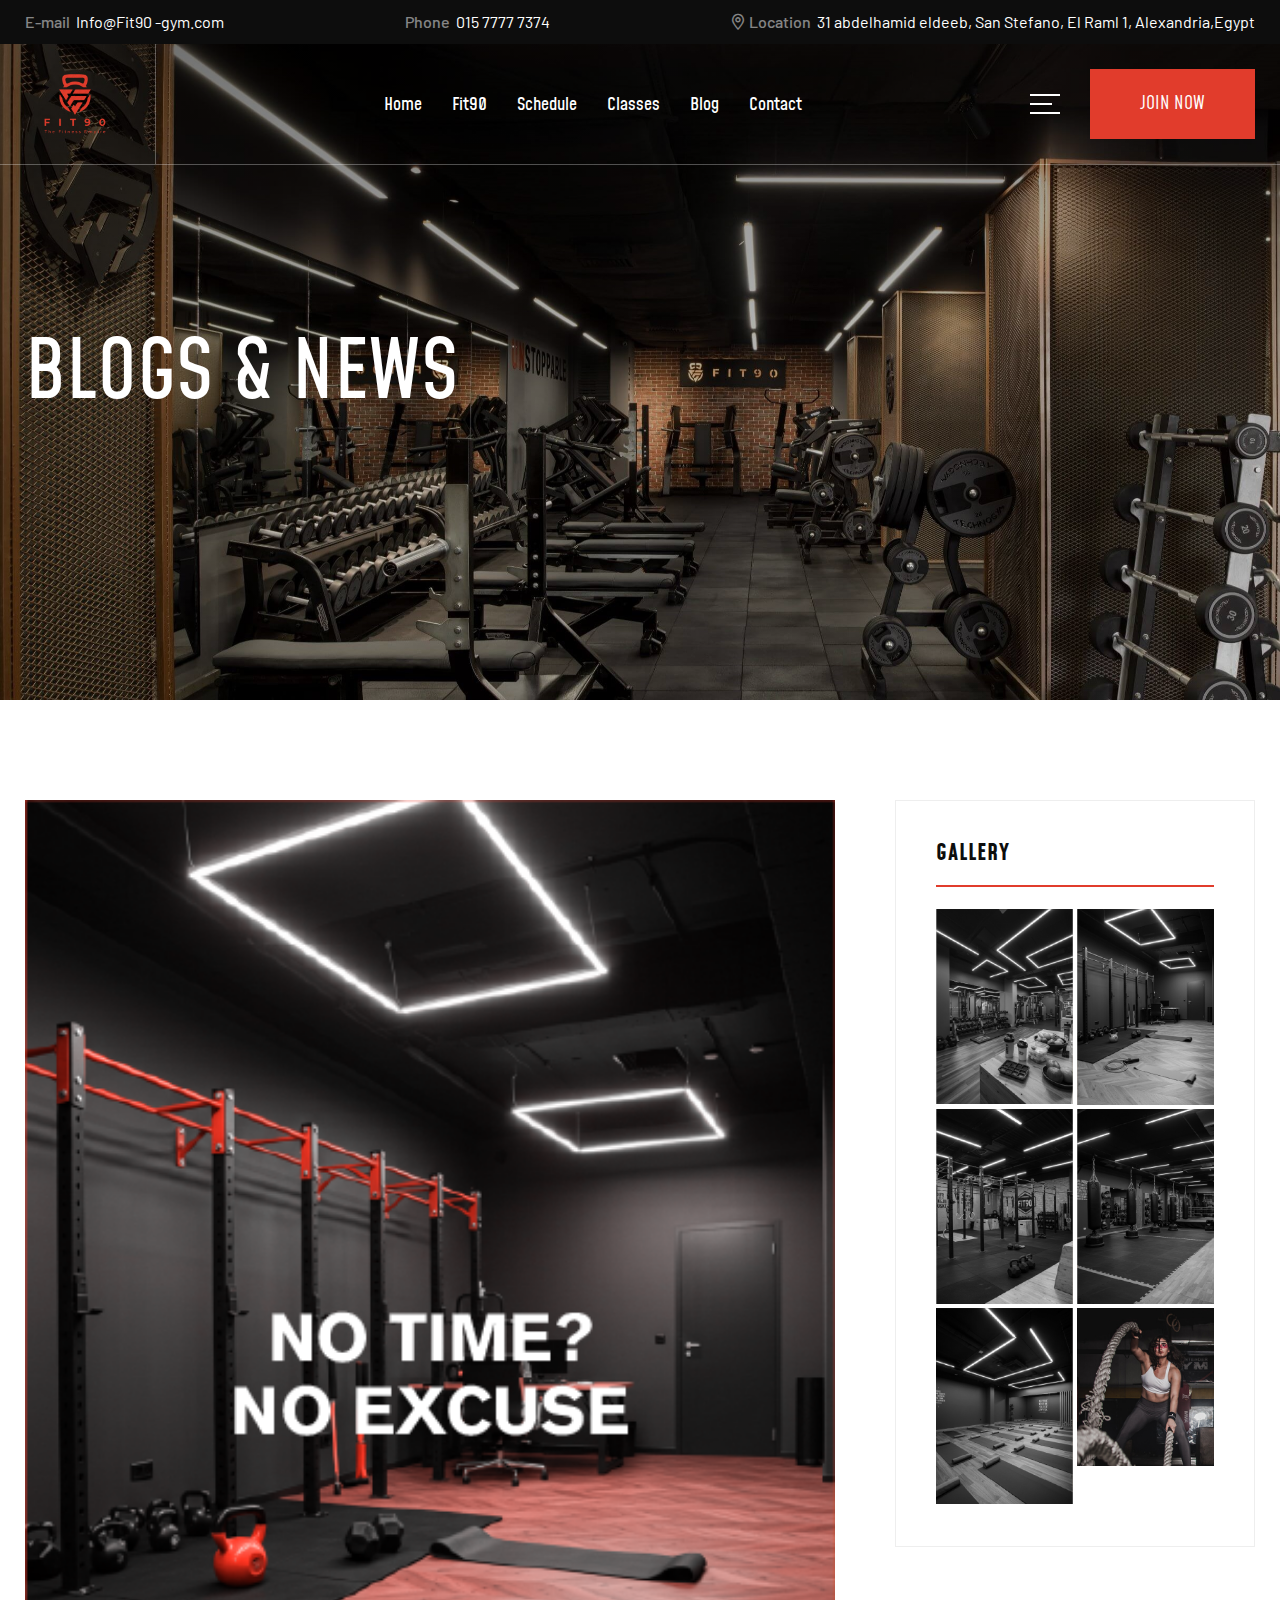
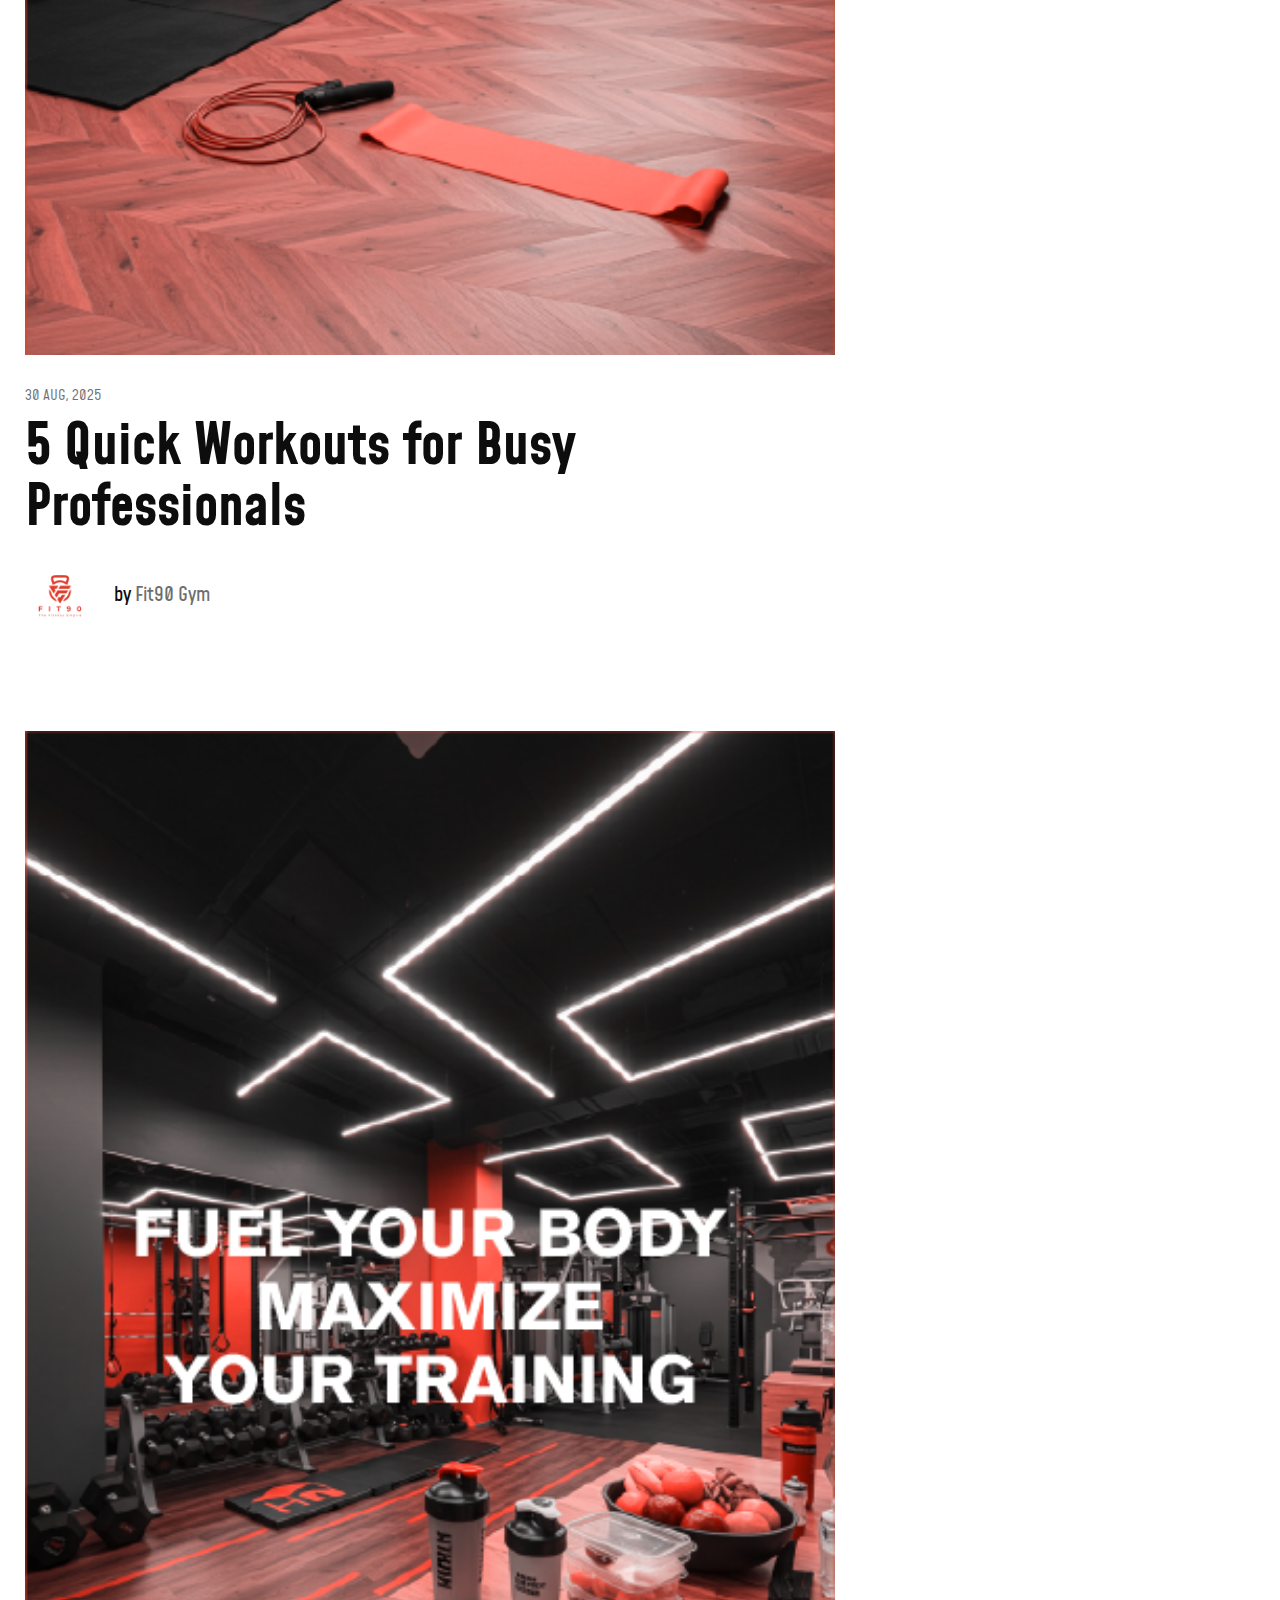
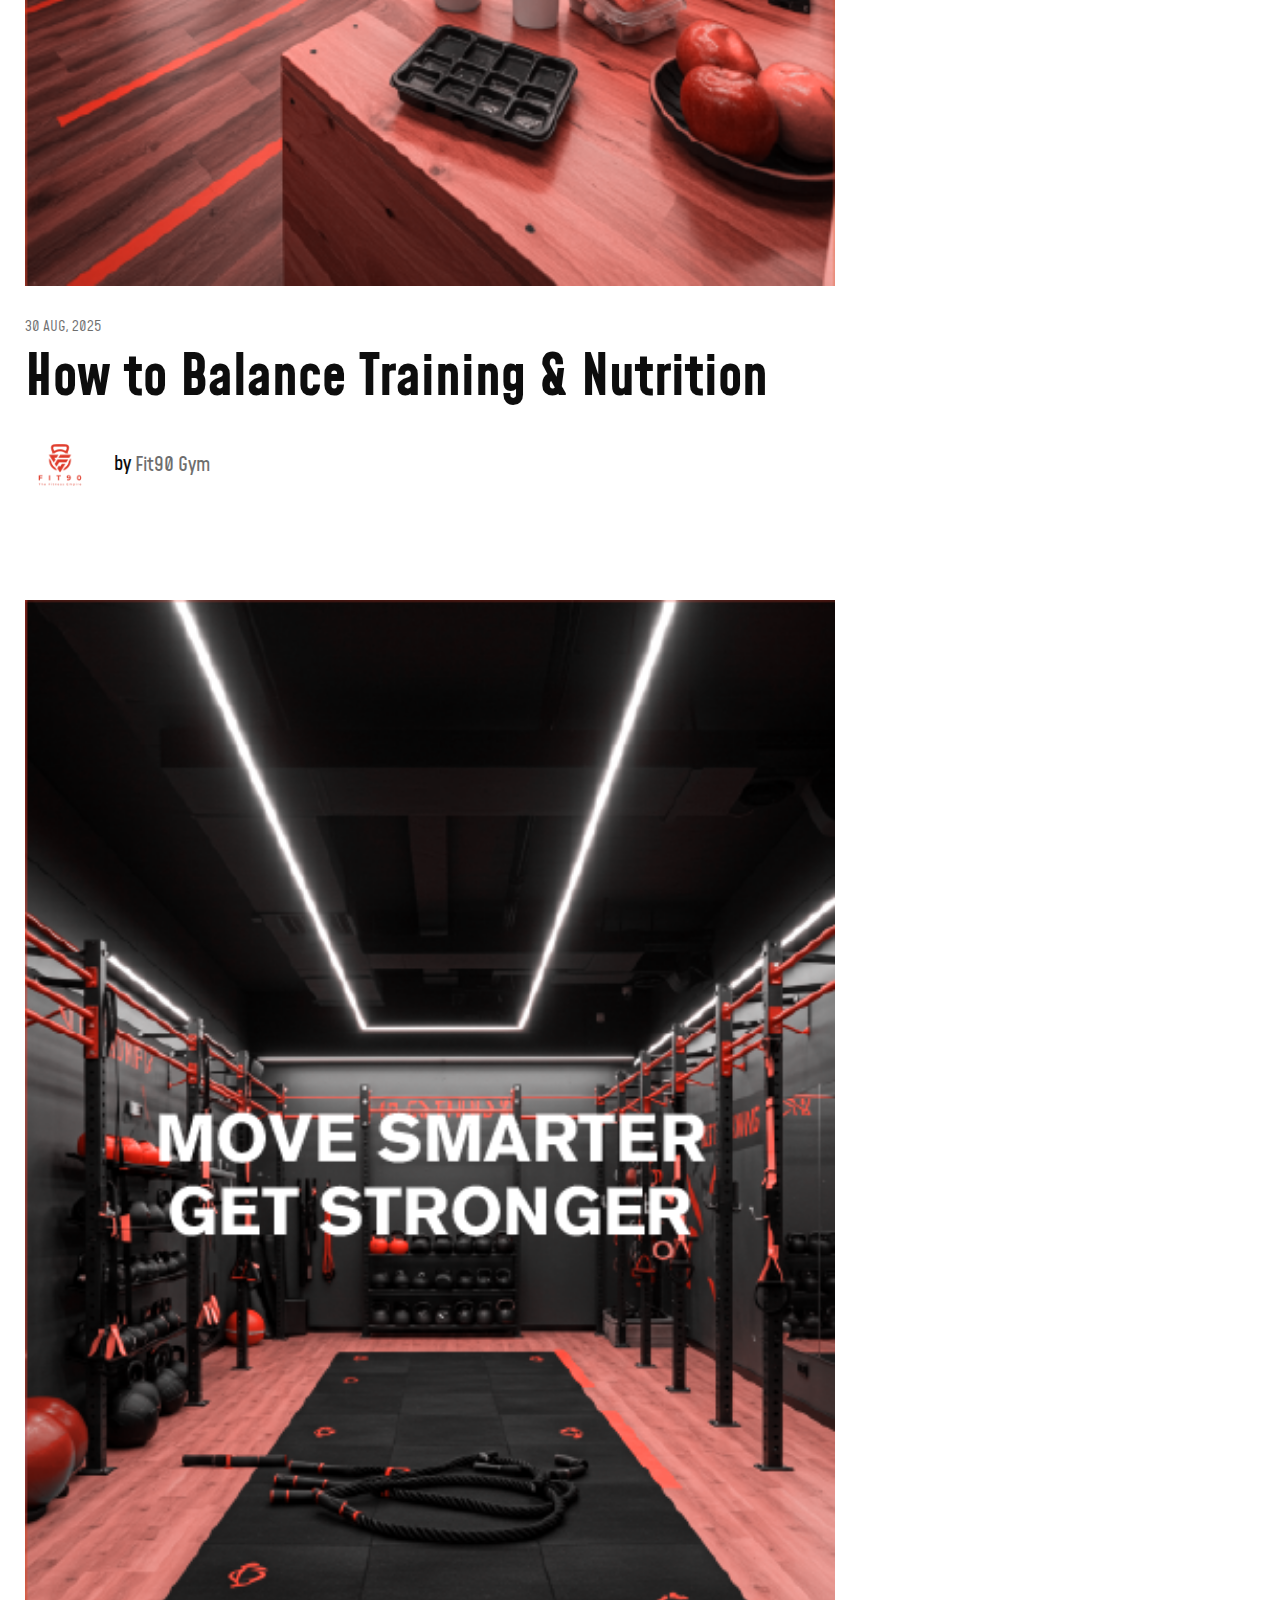
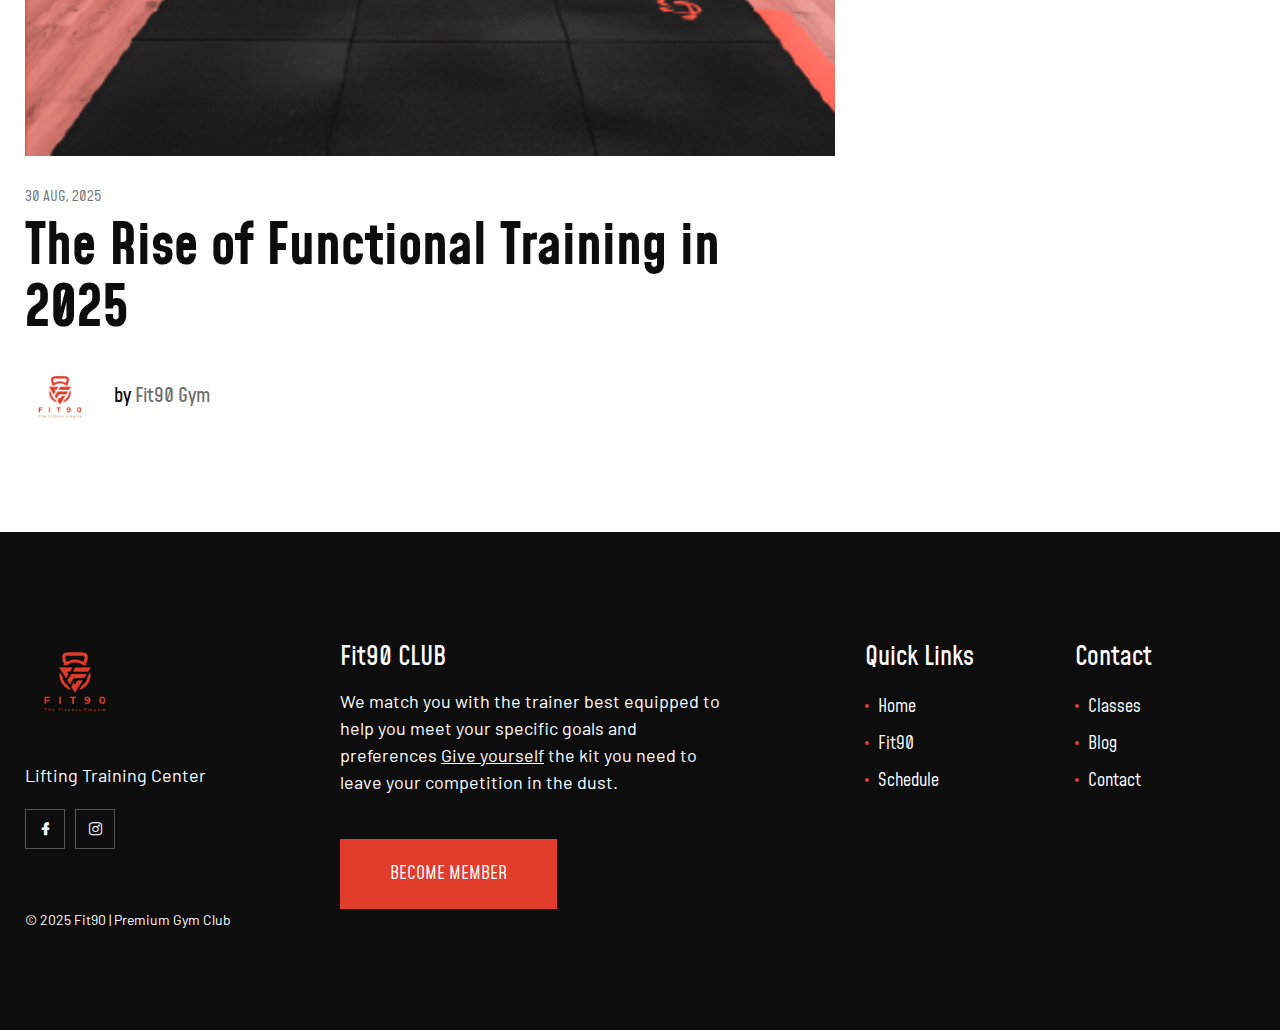
<file: blog.html>
<!doctype html>
<html lang="en">
<head>
<meta charset="utf-8">
<meta name="viewport" content="width=device-width, initial-scale=1, shrink-to-fit=no">
<meta name="theme-color" content="#f42828"/>
<title>Fit90 | Premium Gym Club</title>
<meta name="author" content="MM">
<meta name="description" content="Gym & Sports website for all kind of physical activities">
<meta name="keywords" content="gym, sport, trainer, personal, couch, fullbody, training, program, diet, body, building, healty, life, style, bench, press">

<!-- SOCIAL MEDIA META -->
<meta property="og:description" content="Fit90 | Premium Gym Club">
<meta property="og:image" content="http://www.Fit90-gym/Fit90/preview.png">
<meta property="og:site_name" content="Fit90">
<meta property="og:title" content="Fit90">
<meta property="og:type" content="website">
<meta property="og:url" content="http://www.Fit90-gym/Fit90">

<!-- TWITTER META -->
<meta name="twitter:card" content="summary">
<meta name="twitter:site" content="@Fit90">
<meta name="twitter:creator" content="@Fit90">
<meta name="twitter:title" content="Fit90">
<meta name="twitter:description" content="Fit90 | Premium Gym Club">
<meta name="twitter:image" content="http://www.Fit90-gym/Fit90/preview.png">

<!-- FAVICON FILES -->
<link href="ico/apple-touch-icon-144-precomposed.png" rel="apple-touch-icon" sizes="144x144">
<link href="ico/apple-touch-icon-114-precomposed.png" rel="apple-touch-icon" sizes="114x114">
<link href="ico/apple-touch-icon-72-precomposed.png" rel="apple-touch-icon" sizes="72x72">
<link href="ico/apple-touch-icon-57-precomposed.png" rel="apple-touch-icon">
<link href="ico/favicon.png" rel="shortcut icon">

<!-- CSS FILES -->
<link rel="stylesheet" href="css/lineicons.css">
<link rel="stylesheet" href="css/odometer.min.css">
<link rel="stylesheet" href="css/fancybox.min.css">
<link rel="stylesheet" href="css/swiper.min.css">
<link rel="stylesheet" href="css/bootstrap.min.css">
<link rel="stylesheet" href="css/style.css">
</head>
<body>
<div class="preloader"> 
	<figure>
	<img src="images/section-title-shape.png" alt="Image"> 
		</figure>
		</div>
<!-- end preloader -->
<div class="page-transition"></div>
<!-- end page-transition -->	
<aside class="side-widget">
	<div class="inner">
	  <div class="logo"> <a href="index.html"><img src="images/logo.png" alt="Image"></a> </div>
	  <!-- end logo -->
	  <div class="hide-mobile">
		<p>A great way to evaluate your current fitness level, including measurements that help determine your physical fitness.</p>
		<figure class="gallery"><a href="images/Blog-011.webp" data-fancybox><img src="images/Blog-011.webp" alt="Image"></a><a href="images/Blog-022.webp" data-fancybox><img src="images/Blog-022.webp" alt="Image"></a></figure>
		<h6 class="widget-title">CONTACT INFO</h6>
		<address class="address">
		<p>015 7777 7374<br>
		  <a href="#">Info@Fit90 -gym.com</a></p>
		</address>
		<h6 class="widget-title">FOLLOW US</h6>
		<ul class="social-media">
		  <li><a href="Fit.https://www.facebook.com/fit90.eg"><i class="lni lni-facebook-filled"></i></a></li>
		  <li><a href="https://www.instagram.com/fit90.eg/?hl=en"><i class="lni lni-instagram"></i></a></li>
		  <!-- <li><a href="#"><i class="lni lni-twitter-original"></i></a></li> -->
		  <!-- <li><a href="#"><i class="lni lni-youtube"></i></a></li>
		  <li><a href="#"><i class="lni lni-pinterest"></i></a></li> -->
		</ul>
	  </div>
	  <!-- end hide-mobile -->
	  <div class="show-mobile">
		<div class="site-menu">
		  <ul>
		  <li><a href="index.html">Home</a></li>
		  <li><a href="Fit.html">Fit90 </a></li>
		  <li><a href="schedule.html">Schedule</a></li>
		  <!-- <li><a href="Team.html">Team</a></li> -->
		  <li><a href="classes.html">Classes</a></li>
		  <li><a href="blog.html">Blog</a></li>
		  <li><a href="contact.html">Contact</a></li>
		</ul>
		</div>
		<!-- end site-menu --> 
	  </div>
	  <!-- end show-mobile --> 
	  <small>© 2025 Fit90  | Premium Gym Club</small> </div>
	<!-- end inner --> 
  </aside>
  <!-- end side-widget -->
  <nav class="navbar">
	<div class="topbar">
	  <div class="container">
		<div><b>E-mail</b><a href="#">Info@Fit90 -gym.com</a></div>
		<div><b>Phone</b>015 7777 7374</div>
		<div><b><i class="lni lni-map-marker"></i> Location</b><a href="https://www.google.com/maps/place/fit90/data=!4m2!3m1!1s0x14f5c366c008dd1f:0xfd02f86d4827d582?sa=X&ved=1t:242&ictx=111" target="_blank"> 31 abdelhamid eldeeb, San Stefano, El Raml 1, Alexandria,Egypt</a> </div>
		</div>
	  <!-- end container --> 
	</div>
	<!-- end topbar -->
	<div class="container">
	  <div class="logo"> <a href="index.html"><img src="images/logo.png" alt="Image"></a> </div>
	  <!-- end logo -->
	  <div class="site-menu">
		<ul>
		  <li><a href="index.html">Home</a></li>
		  <li><a href="Fit.html">Fit90 </a></li>
		  <li><a href="schedule.html">Schedule</a></li>
		  <!-- <li><a href="Team.html">Team</a></li> -->
		  <li><a href="classes.html">Classes</a></li>
		  <li><a href="blog.html">Blog</a></li>
		  <li><a href="contact.html">Contact</a></li>
		</ul>
	  </div>
	  <!-- end site-menu -->
	  <div class="hamburger-menu"> <span></span> <span></span> <span></span> </div>
	  <!-- end hamburher-menu -->
	  <div class="navbar-button"> <a href="contact.html">JOIN NOW</a> </div>
	  <!-- end navbar-button --> 
	</div>
	<!-- end container --> 
  </nav>
<!-- end navbar -->
<header class="page-header" data-background="images/slide02.jpg">
	 <div class="container">
	<h2>BLOGS & NEWS</h2>
		 <p></p>
	</div>
	<!-- end container -->
</header>
<!-- end page-header -->
<section class="content-section">
  <div class="container">
    <div class="row">
	  <div class="col-lg-8">
		  <div class="blog-box">
        <figure>
			<img src="images/Blog-011.webp" alt="Image">
			   </figure>
          <div class="content"> <small>30 AUG, 2025</small>
            <a href="./blog03.html"><h3>5 Quick Workouts for Busy Professionals</h3></a>
            <div class="author"> <img src="images/logo.png" alt="Image"> <span>by <b>Fit90 Gym</b></span> </div>
            <!-- end author --> 
			 </div>
			<!-- end content -->
        </div>
        <!-- end blog-box --> 
		    <div class="blog-box">
        <figure>
			<img src="images/Blog-022.webp" alt="Image">
			   </figure>
          <div class="content"> <small>30 AUG, 2025</small>
           <a href="./blog02.html"> <h3>How to Balance Training & Nutrition</h3></a>
            <div class="author"> <img src="images/logo.png" alt="Image"> <span>by <b>Fit90 Gym</b></span> </div>
            <!-- end author --> 
			 </div>
			<!-- end content -->
        </div>
        <!-- end blog-box --> 
		    <div class="blog-box">
        <figure>
			<img src="images/Blog-033.webp" alt="Image">
			   </figure>
          <div class="content"> <small>30 AUG, 2025</small>
         <a href="./blog03.html">   <h3>The Rise of Functional Training in 2025</h3></a>
            <div class="author"> <img src="images/logo.png" alt="Image"> <span>by <b>Fit90 Gym</b></span> </div>
            <!-- end author --> 
			 </div>
			<!-- end content -->
        </div>

        <!-- end blog-box --> 
		  <!-- <ul class="pagination">
          <li class="page-item"> <a class="page-link" href="#">PREV</a> </li>
          <li class="page-item"> <a class="page-link" href="#">NEXT</a> </li>
        </ul> -->
        <!-- end pagination --> 
		</div>
		<!-- end col-8 -->
		<div class="col-lg-4">
			<aside class="sidebar">
			<!-- <div class="widget">
				<h6 class="widget-title">SEARCH</h6>
				<form>
					<input type="search" placeholder="Type here to search">
					<input type="submit" value="SEARCH">
				</form>
				</div> -->
				<!-- end widget -->
				<!-- <div class="widget">
				<h6 class="widget-title">CATEGORIES</h6>
				<ul class="categories">
						<li><a href="#">Strength + Conditioning</a></li>
						<li><a href="#">Corporate Wellness</a></li>
						<li><a href="#">Personal Training</a></li>
						<li><a href="#">Oly Lifts & Iron Throwdown</a></li>
						<li><a href="#">Hiit Circuit</a></li>
						<li><a href="#">Strength & Body Primal</a></li>
						<li><a href="#">Iron Throwdown</a></li>
						<li><a href="#">Strongman/Woman </a></li>
						<li><a href="#">Personal Couch</a></li>
					</ul>
				</div> -->
				<!-- end widget -->
				
				<div class="widget">
				<h6 class="widget-title">GALLERY</h6>
				<ul class="side-gallery">
						<li><img src="images/Rey.webp" alt="Image"></li>
						<li><img src="images/crossfit.webp" alt="Image"></li>
						<li><img src="images/syn.webp" alt="Image"></li>
						<li><img src="images/Boxing.webp" alt="Image"></li>
						<li><img src="images/yoga.webp" alt="Image"></li>
						<li><img src="images/carousel-class06.jpg" alt="Image"></li>
					</ul>
				</div>
				<!-- end widget -->
			</aside>
			<!-- end sidebar -->
		</div>
		<!-- end col-4 -->
	  </div>
    <!-- end row --> 
  </div>
  <!-- end container --> 
</section>
<!-- end content-section -->
<footer class="footer">
	<div class="container">
		<div class="row">
			<div class="col-xl-3 col-lg-4">
				<div class="logo">
				<img src="images/logo.png" alt="Image">
				</div>
				<!-- end logo -->
				<div class="footer-info">Lifting Training Center<br>
				 </div>
				<!-- end footer-info -->
				<ul class="footer-social">
        <li><a href="Fit.https://www.facebook.com/fit90.eg"><i class="lni lni-facebook-filled"></i></a></li>
        <!-- <li><a href="#"><i class="lni lni-twitter-original"></i></a></li> -->
        <li><a href="https://www.instagram.com/fit90.eg/?hl=en"><i class="lni lni-instagram"></i></a></li>
        <!-- <li><a href="#"><i class="lni lni-youtube"></i></a></li>
        <li><a href="#"><i class="lni lni-pinterest"></i></a></li> -->
	</ul>
		</div>
      <!-- end col-3 --> 
			<div class="col-lg-4">
				<h6 class="widget-title">Fit90 CLUB</h6>
				<p>We match you with the trainer best equipped to help you meet your specific goals and preferences <u>Give yourself</u> the kit you need to leave your competition in the dust.</p><br>
				<a href="contact.html" class="custom-button">BECOME MEMBER</a>
		</div>
      <!-- end col-4 --> 
			<div class="col-lg-2 offset-xl-1 col-sm-6">
				<h6 class="widget-title">Quick Links</h6>
				<ul class="footer-menu">
					           <li><a href="index.html">Home</a></li>
        <li><a href="Fit.html">Fit90 </a></li>
        <li><a href="schedule.html">Schedule</a></li>
        <!-- <li><a href="Team.html">Team</a></li> -->
				</ul>
		</div>
      <!-- end col-2 -->
			<div class="col-lg-2 col-sm-6">
				<h6 class="widget-title">Contact</h6>
				<ul class="footer-menu">
				  <li><a href="classes.html">Classes</a></li>
        <li><a href="blog.html">Blog</a></li>
        <li><a href="contact.html">Contact</a></li>
				</ul>
		</div>
      <!-- end col-2 -->
			<div class="col-12">
			<p class="copyright">© 2025 Fit90 | Premium Gym Club</p>
			</div>
			<!-- end col-12 -->
    </div>
    <!-- end row --> 
  </div>
  <!-- end container --> 
	</footer>
	<!-- end footer -->

<!-- JS FILES --> 
<script src="js/jquery.min.js"></script> 
<script src="js/bootstrap.min.js"></script> 
<script src="js/fancybox.min.js"></script> 
<script src="js/swiper.min.js"></script> 
<script src="js/odometer.min.js"></script> 
<script src="js/wow.min.js"></script> 
<script src="js/scripts.js"></script>
</body>
</html>
</file>
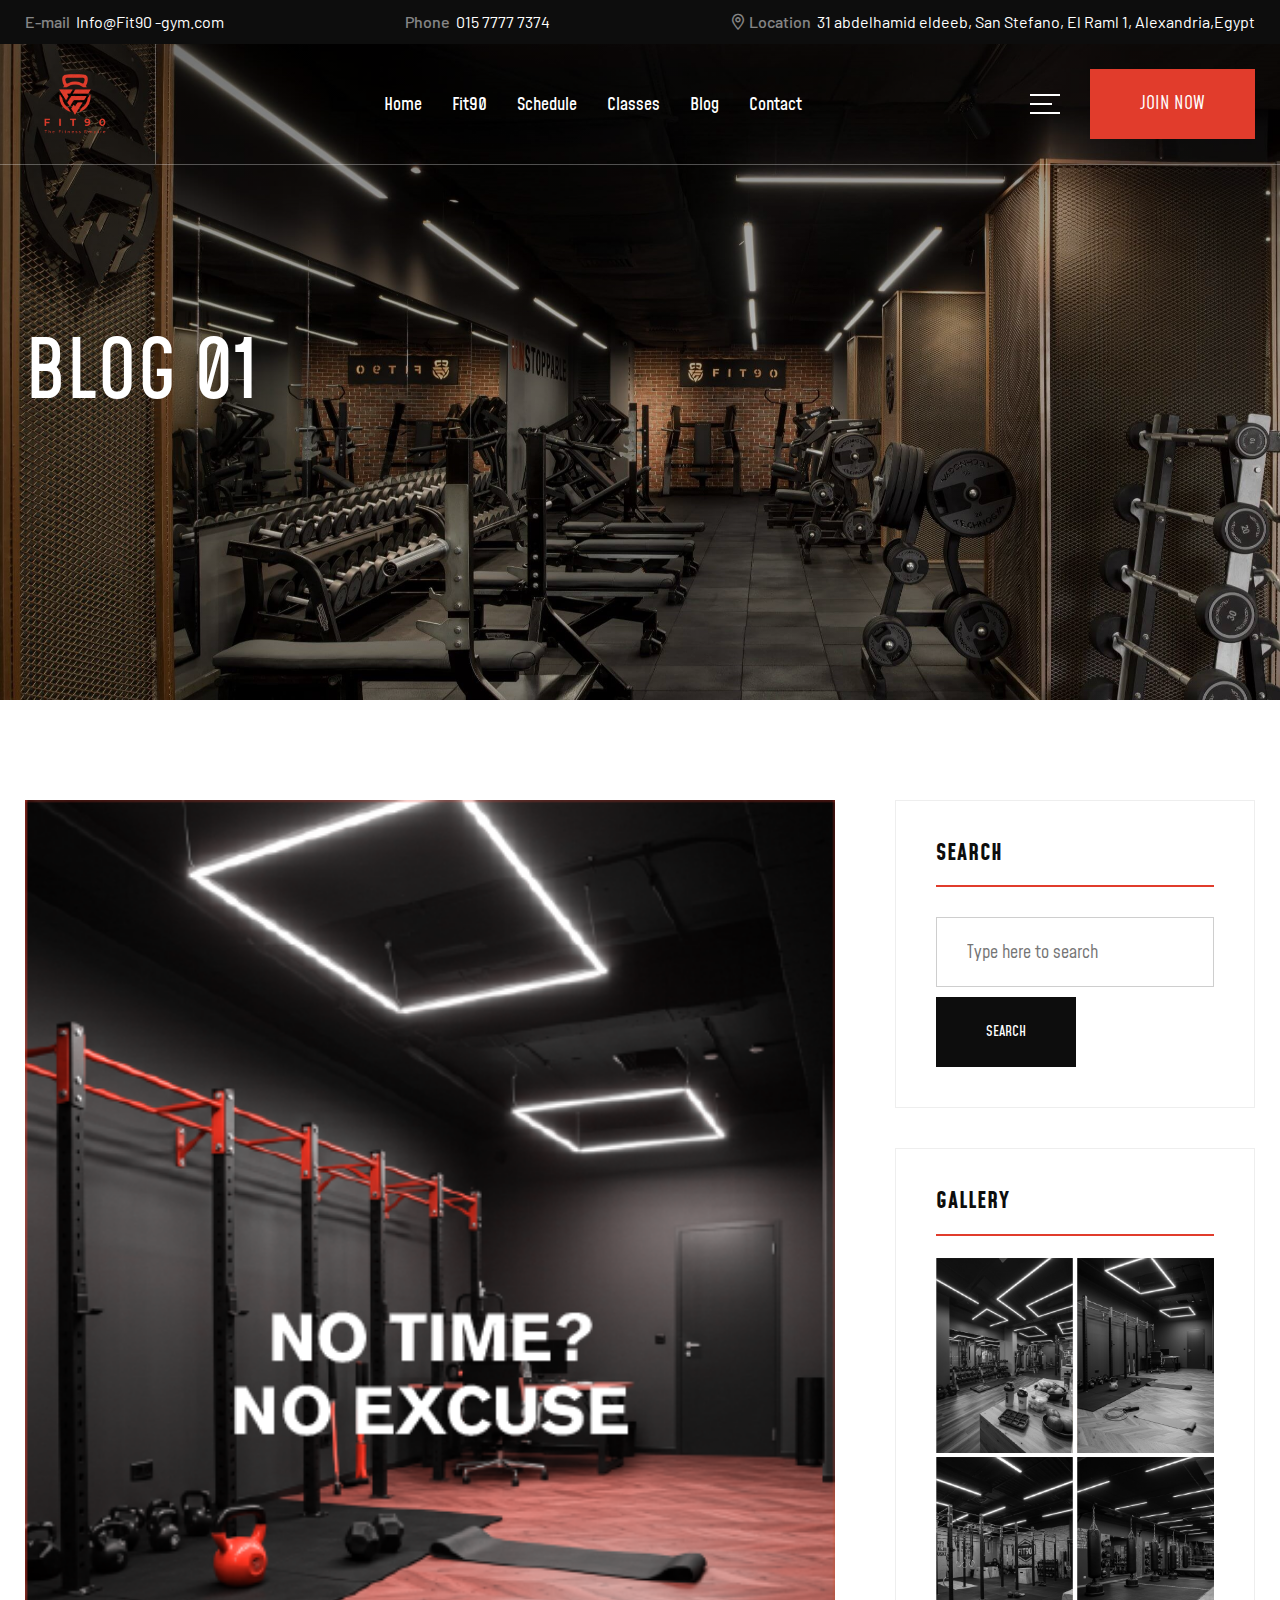
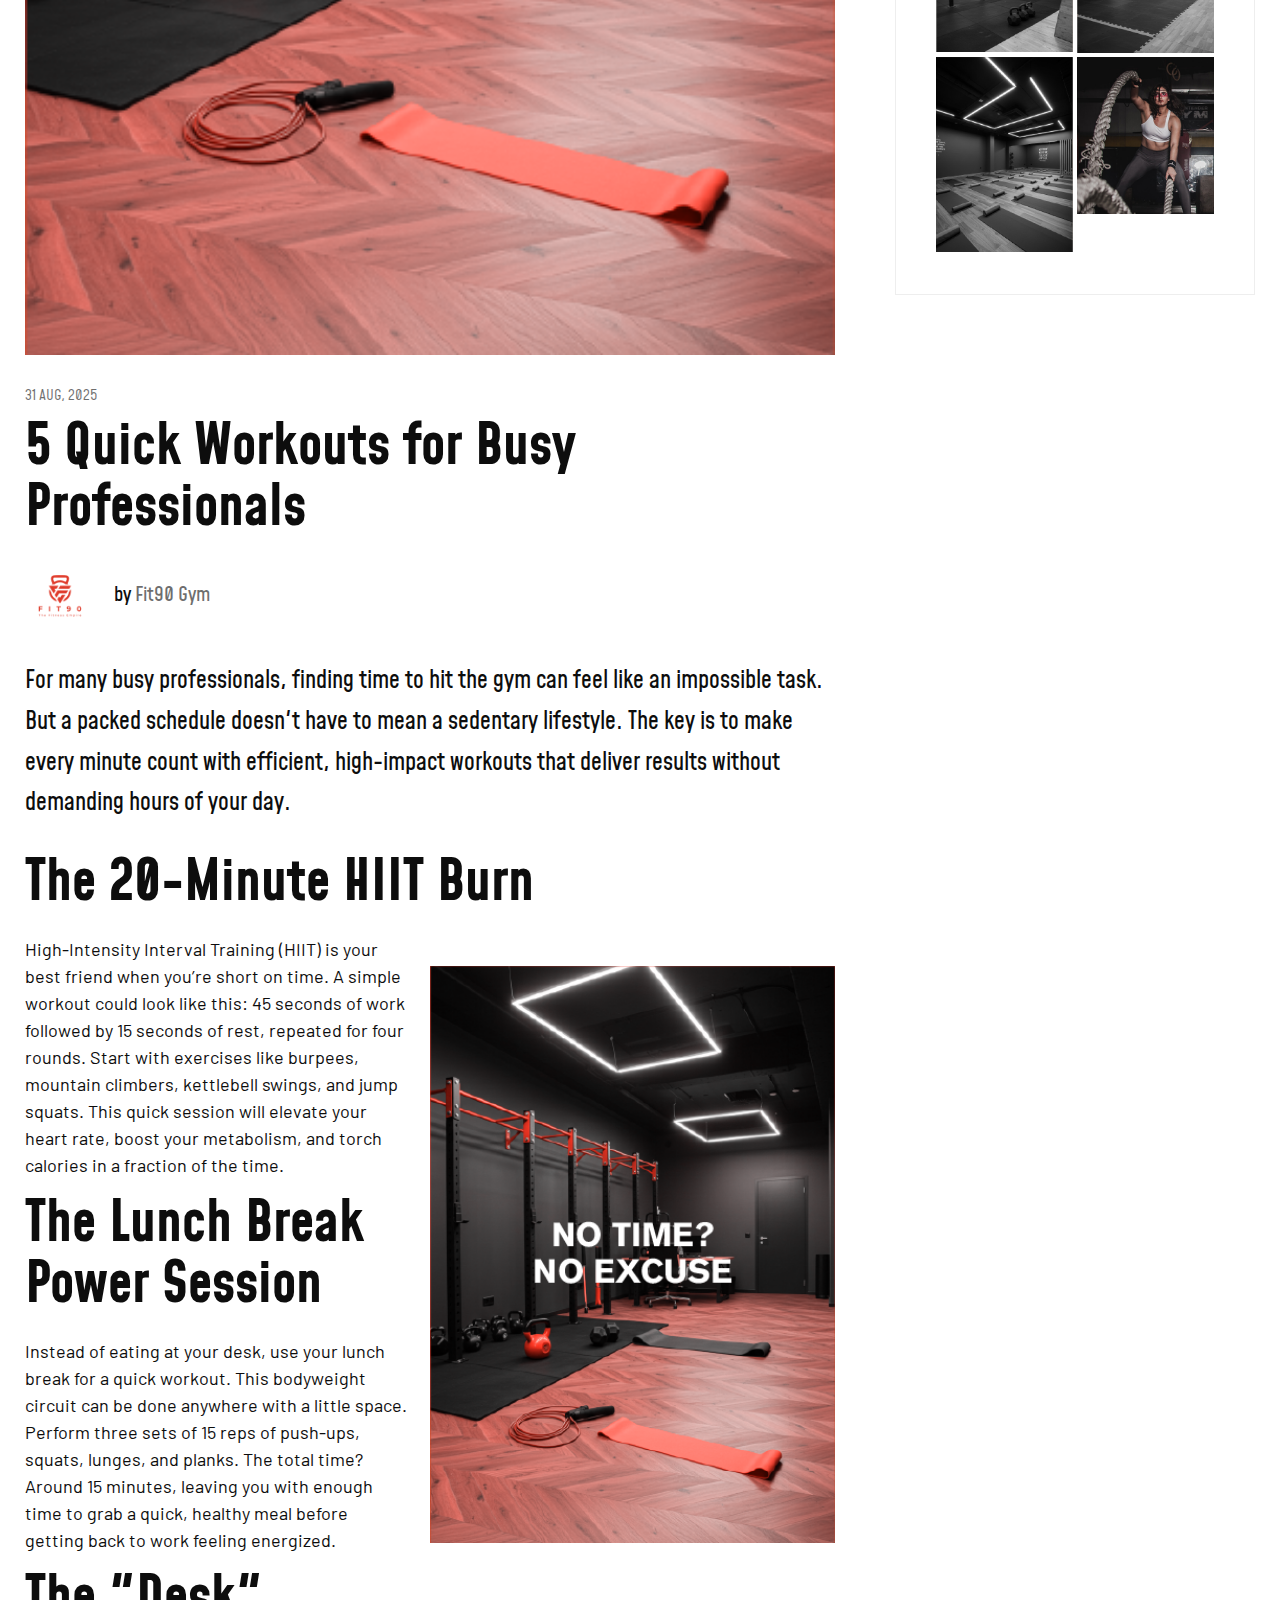
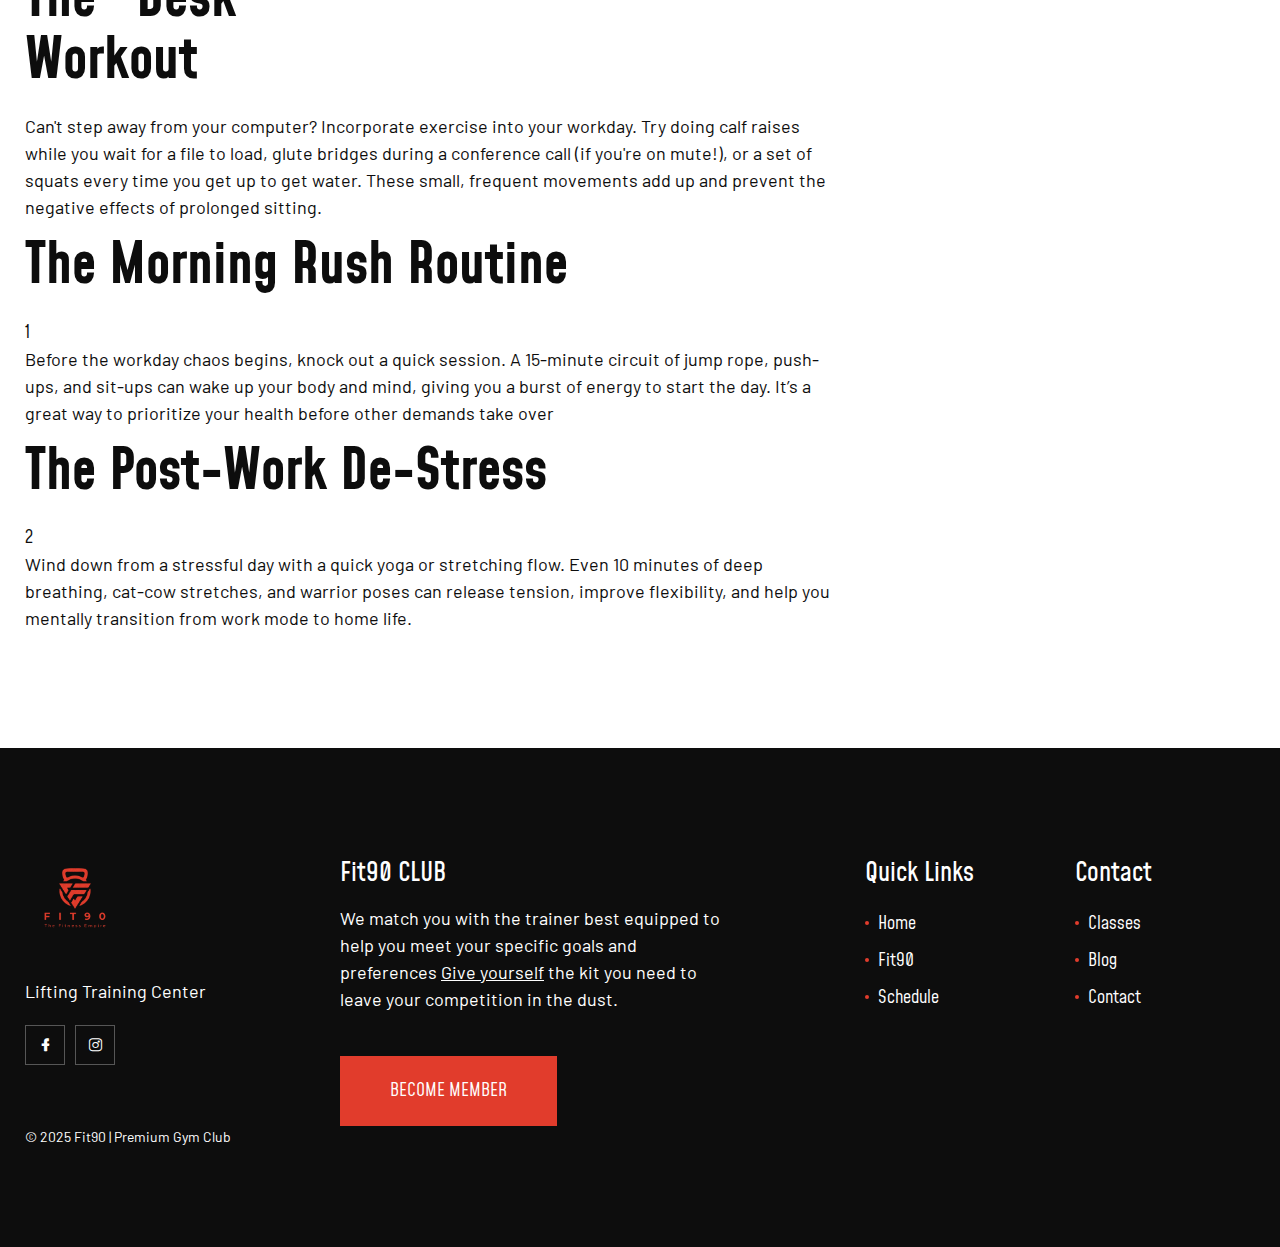
<file: blog01.html>
<!doctype html>
<html lang="en">
<head>
<meta charset="utf-8">
<meta name="viewport" content="width=device-width, initial-scale=1, shrink-to-fit=no">
<meta name="theme-color" content="#f42828"/>
<title>Fit90 | Premium Gym Club</title>
<meta name="author" content="MM">
<meta name="description" content="Gym & Sports website for all kind of physical activities">
<meta name="keywords" content="gym, sport, trainer, personal, couch, fullbody, training, program, diet, body, building, healty, life, style, bench, press">

<!-- SOCIAL MEDIA META -->
<meta property="og:description" content="Fit90 | Premium Gym Club">
<meta property="og:image" content="http://www.Fit90-gym/Fit90/preview.png">
<meta property="og:site_name" content="Fit90">
<meta property="og:title" content="Fit90">
<meta property="og:type" content="website">
<meta property="og:url" content="http://www.Fit90-gym/Fit90">

<!-- TWITTER META -->
<meta name="twitter:card" content="summary">
<meta name="twitter:site" content="@Fit90">
<meta name="twitter:creator" content="@Fit90">
<meta name="twitter:title" content="Fit90">
<meta name="twitter:description" content="Fit90 | Premium Gym Club">
<meta name="twitter:image" content="http://www.Fit90-gym/Fit90/preview.png">

<!-- FAVICON FILES -->
<link href="ico/apple-touch-icon-144-precomposed.png" rel="apple-touch-icon" sizes="144x144">
<link href="ico/apple-touch-icon-114-precomposed.png" rel="apple-touch-icon" sizes="114x114">
<link href="ico/apple-touch-icon-72-precomposed.png" rel="apple-touch-icon" sizes="72x72">
<link href="ico/apple-touch-icon-57-precomposed.png" rel="apple-touch-icon">
<link href="ico/favicon.png" rel="shortcut icon">

<!-- CSS FILES -->
<link rel="stylesheet" href="css/lineicons.css">
<link rel="stylesheet" href="css/odometer.min.css">
<link rel="stylesheet" href="css/fancybox.min.css">
<link rel="stylesheet" href="css/swiper.min.css">
<link rel="stylesheet" href="css/bootstrap.min.css">
<link rel="stylesheet" href="css/style.css">
</head>
<body>
<div class="preloader"> 
	<figure>
	<img src="images/section-title-shape.png" alt="Image"> 
		</figure>
		</div>
<!-- end preloader -->
<div class="page-transition"></div>
<!-- end page-transition -->	
<aside class="side-widget">
	<div class="inner">
	  <div class="logo"> <a href="index.html"><img src="images/logo.png" alt="Image"></a> </div>
	  <!-- end logo -->
	  <div class="hide-mobile">
		<p>A great way to evaluate your current fitness level, including measurements that help determine your physical fitness.</p>
		<figure class="gallery"><a href="images/Blog-011.webp" data-fancybox><img src="images/Blog-011.webp" alt="Image"></a><a href="images/Blog-022.webp" data-fancybox><img src="images/Blog-022.webp" alt="Image"></a></figure>
		<h6 class="widget-title">CONTACT INFO</h6>
		<address class="address">
		<p>015 7777 7374<br>
		  <a href="#">Info@Fit90 -gym.com</a></p>
		</address>
		<h6 class="widget-title">FOLLOW US</h6>
		<ul class="social-media">
		  <li><a href="Fit.https://www.facebook.com/fit90.eg"><i class="lni lni-facebook-filled"></i></a></li>
		  <li><a href=""><i class="lni lni-instagram"></i></a></li>
		  <!-- <li><a href="#"><i class="lni lni-twitter-original"></i></a></li> -->
		  <!-- <li><a href="#"><i class="lni lni-youtube"></i></a></li>
		  <li><a href="#"><i class="lni lni-pinterest"></i></a></li> -->
		</ul>
	  </div>
	  <!-- end hide-mobile -->
	  <div class="show-mobile">
		<div class="site-menu">
		  <ul>
		  <li><a href="index.html">Home</a></li>
		  <li><a href="Fit.html">Fit90 </a></li>
		  <li><a href="schedule.html">Schedule</a></li>
		  <!-- <li><a href="Team.html">Team</a></li> -->
		  <li><a href="classes.html">Classes</a></li>
		  <li><a href="blog.html">Blog</a></li>
		  <li><a href="contact.html">Contact</a></li>
		</ul>
		</div>
		<!-- end site-menu --> 
	  </div>
	  <!-- end show-mobile --> 
	  <small>© 2025 Fit90  | Premium Gym Club</small> </div>
	<!-- end inner --> 
  </aside>
  <!-- end side-widget -->
  <nav class="navbar">
	<div class="topbar">
	  <div class="container">
		<div><b>E-mail</b><a href="#">Info@Fit90 -gym.com</a></div>
		<div><b>Phone</b>015 7777 7374</div>
		<div><b><i class="lni lni-map-marker"></i> Location</b><a href="https://www.google.com/maps/place/fit90/data=!4m2!3m1!1s0x14f5c366c008dd1f:0xfd02f86d4827d582?sa=X&ved=1t:242&ictx=111" target="_blank"> 31 abdelhamid eldeeb, San Stefano, El Raml 1, Alexandria,Egypt</a> </div>
		</div>
	  <!-- end container --> 
	</div>
	<!-- end topbar -->
	<div class="container">
	  <div class="logo"> <a href="index.html"><img src="images/logo.png" alt="Image"></a> </div>
	  <!-- end logo -->
	  <div class="site-menu">
		<ul>
		  <li><a href="index.html">Home</a></li>
		  <li><a href="Fit.html">Fit90 </a></li>
		  <li><a href="schedule.html">Schedule</a></li>
		  <!-- <li><a href="Team.html">Team</a></li> -->
		  <li><a href="classes.html">Classes</a></li>
		  <li><a href="blog.html">Blog</a></li>
		  <li><a href="contact.html">Contact</a></li>
		</ul>
	  </div>
	  <!-- end site-menu -->
	  <div class="hamburger-menu"> <span></span> <span></span> <span></span> </div>
	  <!-- end hamburher-menu -->
	  <div class="navbar-button"> <a href="contact.html">JOIN NOW</a> </div>
	  <!-- end navbar-button --> 
	</div>
	<!-- end container --> 
  </nav>
<!-- end navbar -->
<header class="page-header" data-background="images/slide02.jpg">
	 <div class="container">
	<h2>BLOG 01</h2>
		 <p></p>
	</div>
	<!-- end container -->
</header>
<!-- end page-header -->
<section class="content-section">
  <div class="container">
    <div class="row">
	  <div class="col-lg-8">
		  <div class="blog-box">
        <figure>
			<img src="images/Blog-011.webp" alt="Image">
			   </figure>
          <div class="content"> <small>31 Aug, 2025</small>
            <h3>5 Quick Workouts for Busy Professionals </h3>
            <div class="author"> <img src="images/logo.png" alt="Image"> <span>by <b>Fit90 Gym</b></span> </div>
            <!-- end author --> 
			  <h6>For many busy professionals, finding time to hit the gym can feel like an impossible task. But a packed schedule doesn't have to mean a sedentary lifestyle. The key is to make every minute count with efficient, high-impact workouts that deliver results without demanding hours of your day.</h6>
			  <h3><strong>The 20-Minute HIIT Burn</strong> </h3>
			  <figure class="half-image"><img src="images/Blog-011.webp" alt="Image"></figure>
			  <p>High-Intensity Interval Training (HIIT) is your best friend when you’re short on time. A simple workout could look like this: 45 seconds of work followed by 15 seconds of rest, repeated for four rounds. Start with exercises like burpees, mountain climbers, kettlebell swings, and jump squats. This quick session will elevate your heart rate, boost your metabolism, and torch calories in a fraction of the time.</p>
			  <h3><strong>The Lunch Break Power Session</strong> </h3>			  
	<p>Instead of eating at your desk, use your lunch break for a quick workout. This bodyweight circuit can be done anywhere with a little space. Perform three sets of 15 reps of push-ups, squats, lunges, and planks. The total time? Around 15 minutes, leaving you with enough time to grab a quick, healthy meal before getting back to work feeling energized.</p>
	<h3><strong>The "Desk" Workout</strong> </h3>			  
	<p>Can't step away from your computer? Incorporate exercise into your workday. Try doing calf raises while you wait for a file to load, glute bridges during a conference call (if you're on mute!), or a set of squats every time you get up to get water. These small, frequent movements add up and prevent the negative effects of prolonged sitting.</p>
	<h3><strong>The Morning Rush Routine</strong> </h3>1			  
	<p>Before the workday chaos begins, knock out a quick session. A 15-minute circuit of jump rope, push-ups, and sit-ups can wake up your body and mind, giving you a burst of energy to start the day. It’s a great way to prioritize your health before other demands take over</p>
	<h3><strong>The Post-Work De-Stress</strong> </h3>2			  
	<p>Wind down from a stressful day with a quick yoga or stretching flow. Even 10 minutes of deep breathing, cat-cow stretches, and warrior poses can release tension, improve flexibility, and help you mentally transition from work mode to home life.</p>


</div>
			<!-- end content -->
        </div>
        <!-- end news-box --> 
		  <!-- <ul class="pagination">
          <li class="page-item"> <a class="page-link" href="#">PREV POST</a> </li>
          <li class="page-item"> <a class="page-link" href="#">NEXT POST</a> </li>
        </ul> -->
        <!-- end pagination --> 
		</div>
		<!-- end col-8 -->
		<div class="col-lg-4">
			<aside class="sidebar">
			<div class="widget">
				<h6 class="widget-title">SEARCH</h6>
				<form>
					<input type="search" placeholder="Type here to search">
					<input type="submit" value="SEARCH">
				</form>
				</div>
				<!-- end widget -->
				<!-- <div class="widget">
				<h6 class="widget-title">CATEGORIES</h6>
				<ul class="categories">
						<li><a href="#">Strength + Conditioning</a></li>
						<li><a href="#">Corporate Wellness</a></li>
						<li><a href="#">Personal Training</a></li>
						<li><a href="#">Oly Lifts & Iron Throwdown</a></li>
						<li><a href="#">Hiit Circuit</a></li>
						<li><a href="#">Strength & Body Primal</a></li>
						<li><a href="#">Iron Throwdown</a></li>
						<li><a href="#">Strongman/Woman </a></li>
						<li><a href="#">Personal Couch</a></li>
					</ul>
				</div> -->
				<!-- end widget -->
				
				<div class="widget">
				<h6 class="widget-title">GALLERY</h6>
				<ul class="side-gallery">
						<li><img src="images/Rey.webp" alt="Image"></li>
						<li><img src="images/crossfit.webp" alt="Image"></li>
						<li><img src="images/syn.webp" alt="Image"></li>
						<li><img src="images/Boxing.webp" alt="Image"></li>
						<li><img src="images/yoga.webp" alt="Image"></li>
						<li><img src="images/carousel-class06.jpg" alt="Image"></li>
					</ul>
				</div>
				<!-- end widget -->
			</aside>
			<!-- end sidebar -->
		</div>
		<!-- end col-4 -->
	  </div>
    <!-- end row --> 
  </div>
  <!-- end container --> 
</section>
<!-- end content-section -->
<footer class="footer">
	<div class="container">
		<div class="row">
			<div class="col-xl-3 col-lg-4">
				<div class="logo">
				<img src="images/logo.png" alt="Image">
				</div>
				<!-- end logo -->
				<div class="footer-info">Lifting Training Center<br>
				 </div>
				<!-- end footer-info -->
				<ul class="footer-social">
        <li><a href="Fit.https://www.facebook.com/fit90.eg"><i class="lni lni-facebook-filled"></i></a></li>
        <!-- <li><a href="#"><i class="lni lni-twitter-original"></i></a></li> -->
        <li><a href=""><i class="lni lni-instagram"></i></a></li>
        <!-- <li><a href="#"><i class="lni lni-youtube"></i></a></li>
        <li><a href="#"><i class="lni lni-pinterest"></i></a></li> -->
	</ul>
		</div>
      <!-- end col-3 --> 
			<div class="col-lg-4">
				<h6 class="widget-title">Fit90 CLUB</h6>
				<p>We match you with the trainer best equipped to help you meet your specific goals and preferences <u>Give yourself</u> the kit you need to leave your competition in the dust.</p><br>
				<a href="contact.html" class="custom-button">BECOME MEMBER</a>
		</div>
      <!-- end col-4 --> 
			<div class="col-lg-2 offset-xl-1 col-sm-6">
				<h6 class="widget-title">Quick Links</h6>
				<ul class="footer-menu">
					           <li><a href="index.html">Home</a></li>
        <li><a href="Fit.html">Fit90 </a></li>
        <li><a href="schedule.html">Schedule</a></li>
        <!-- <li><a href="Team.html">Team</a></li> -->
				</ul>
		</div>
      <!-- end col-2 -->
			<div class="col-lg-2 col-sm-6">
				<h6 class="widget-title">Contact</h6>
				<ul class="footer-menu">
				  <li><a href="classes.html">Classes</a></li>
        <li><a href="blog.html">Blog</a></li>
        <li><a href="contact.html">Contact</a></li>
				</ul>
		</div>
      <!-- end col-2 -->
			<div class="col-12">
			<p class="copyright">© 2025 Fit90 | Premium Gym Club</p>
			</div>
			<!-- end col-12 -->
    </div>
    <!-- end row --> 
  </div>
  <!-- end container --> 
	</footer>
	<!-- end footer -->

<!-- JS FILES --> 
<script src="js/jquery.min.js"></script> 
<script src="js/bootstrap.min.js"></script> 
<script src="js/fancybox.min.js"></script> 
<script src="js/swiper.min.js"></script> 
<script src="js/odometer.min.js"></script> 
<script src="js/wow.min.js"></script> 
<script src="js/scripts.js"></script>
</body>
</html>
</file>
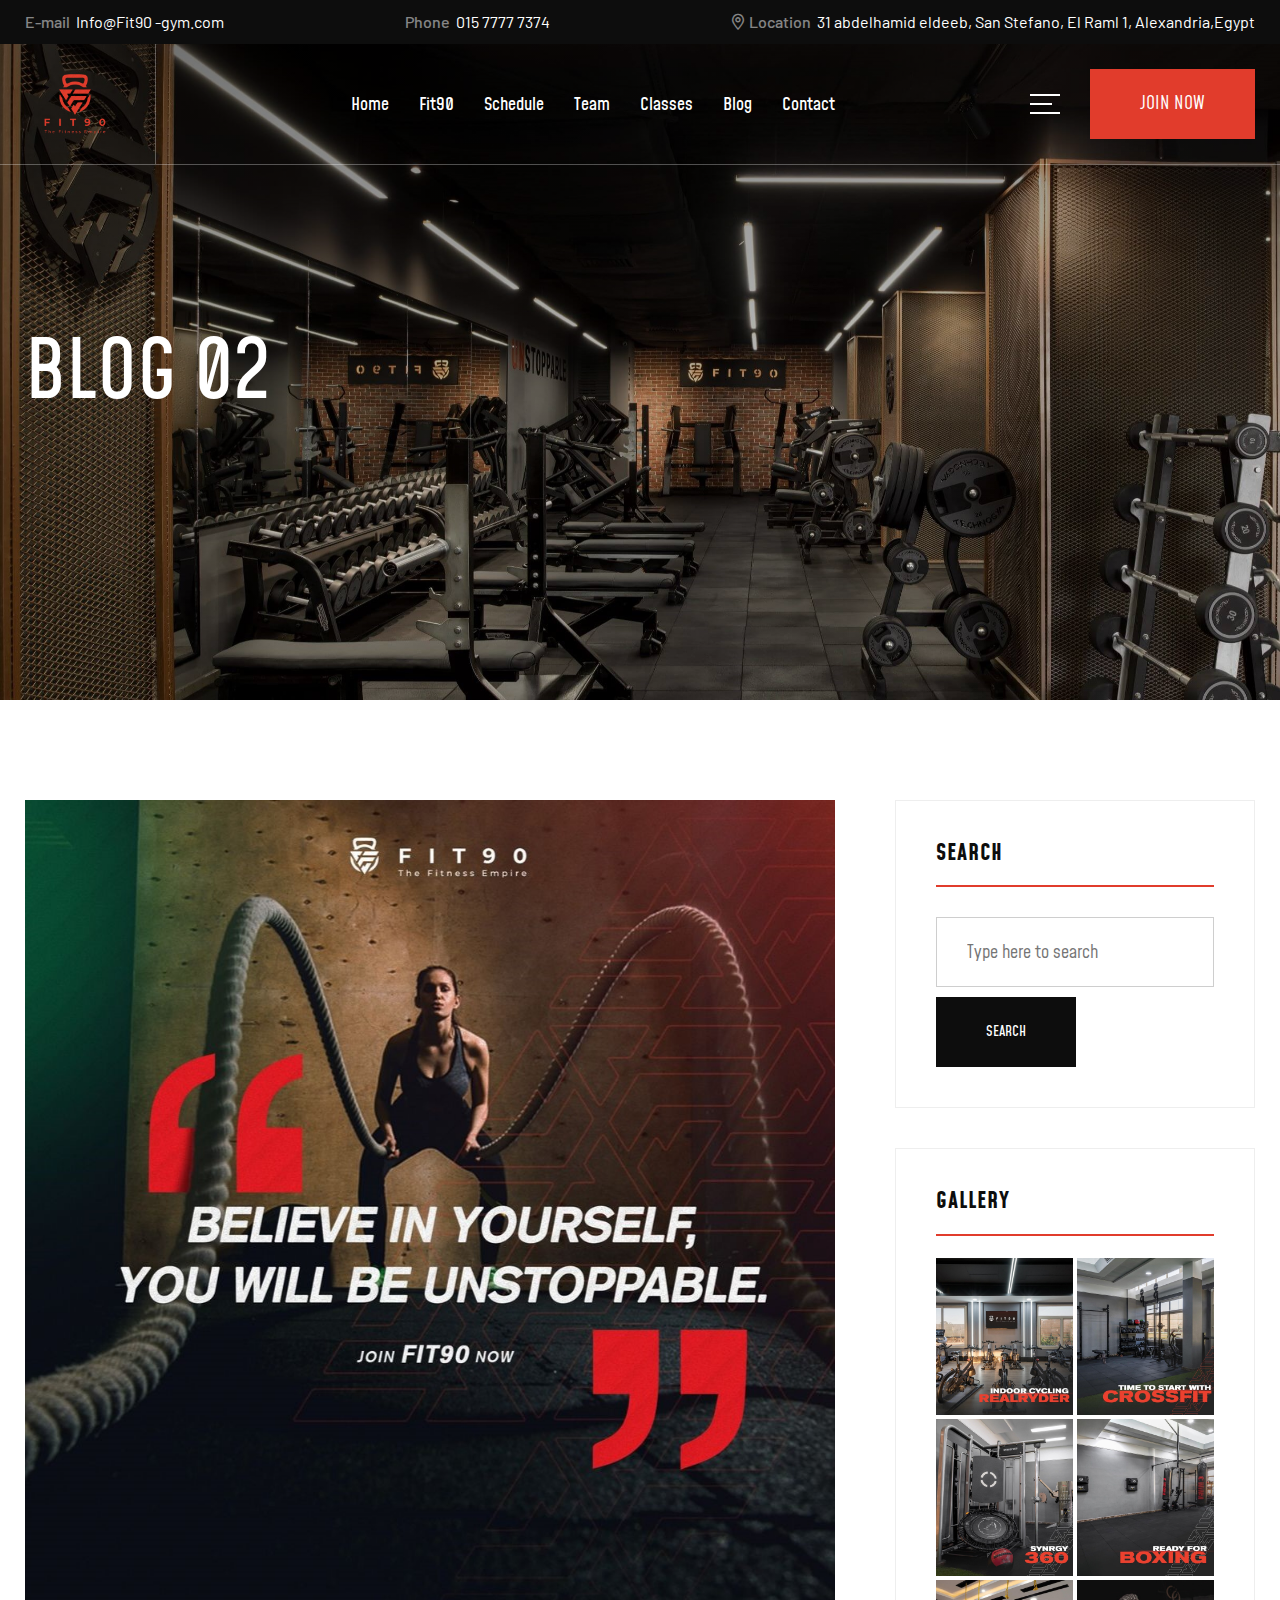
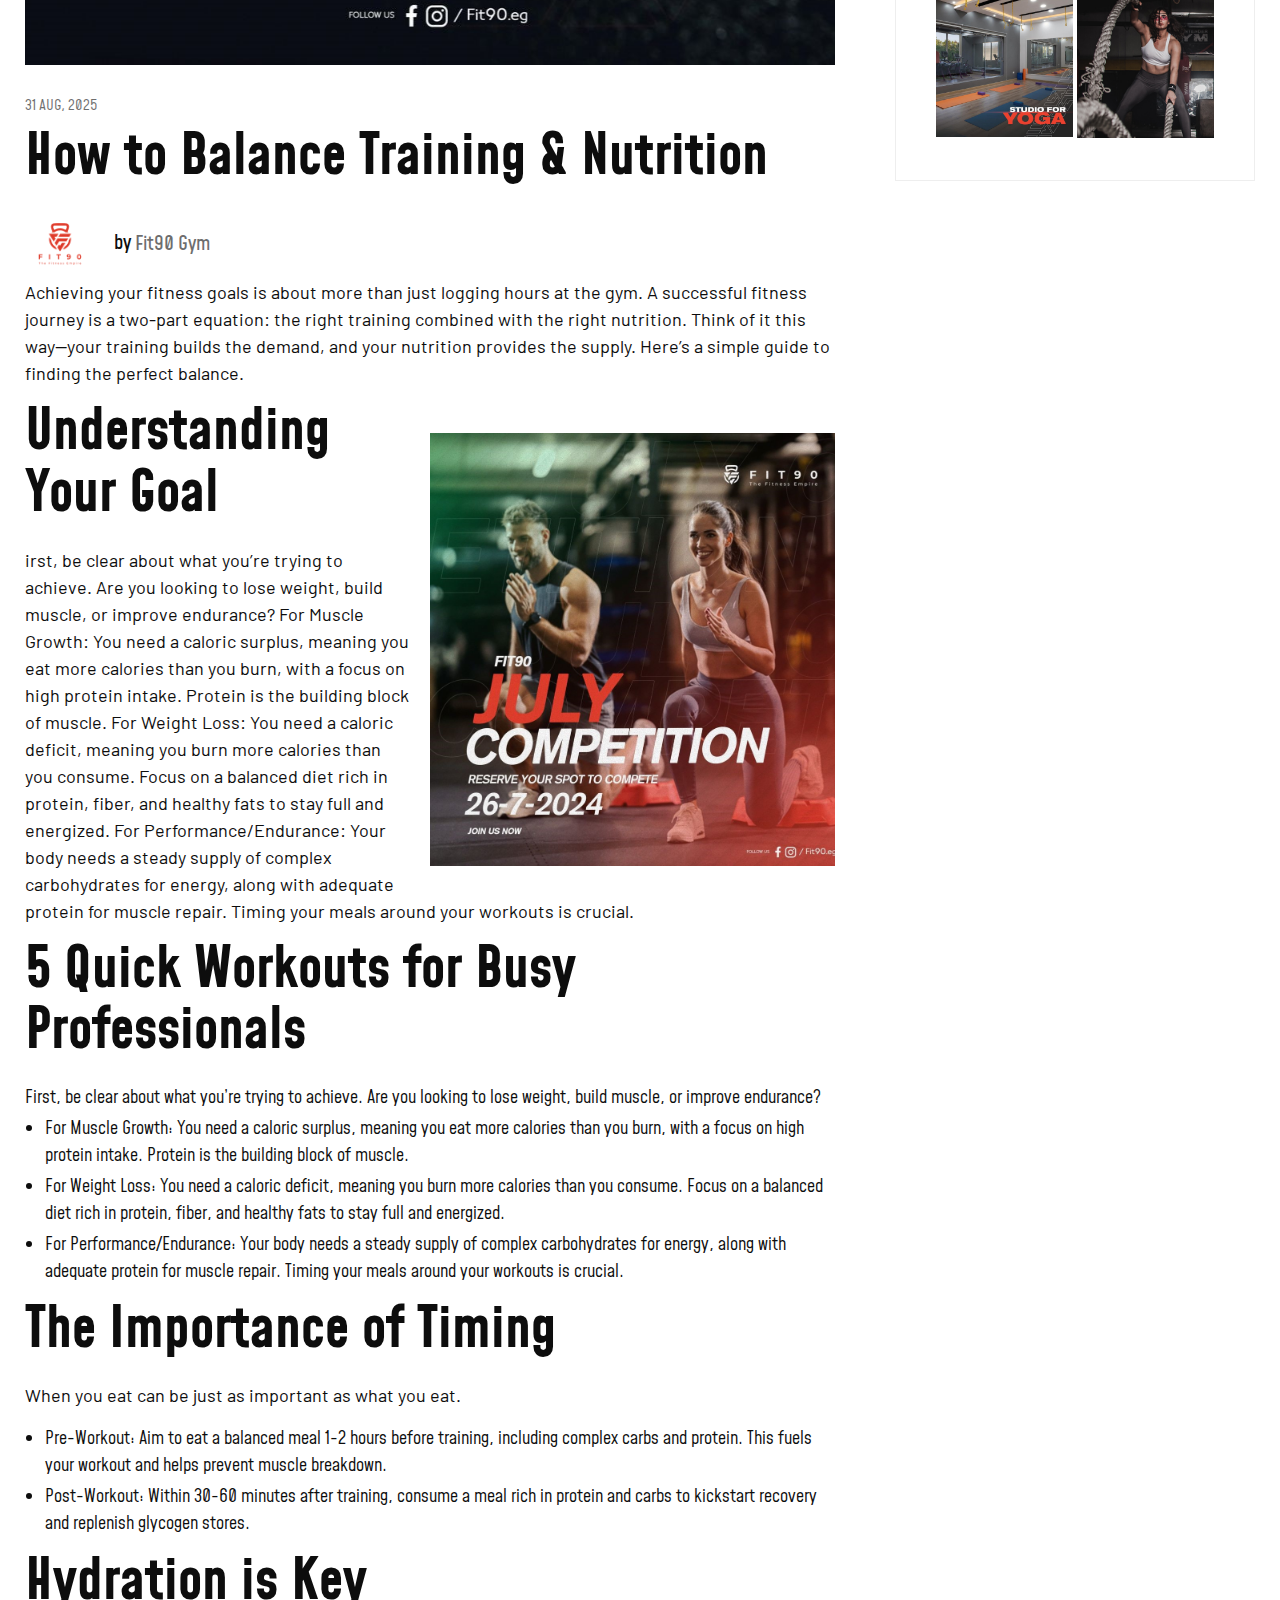
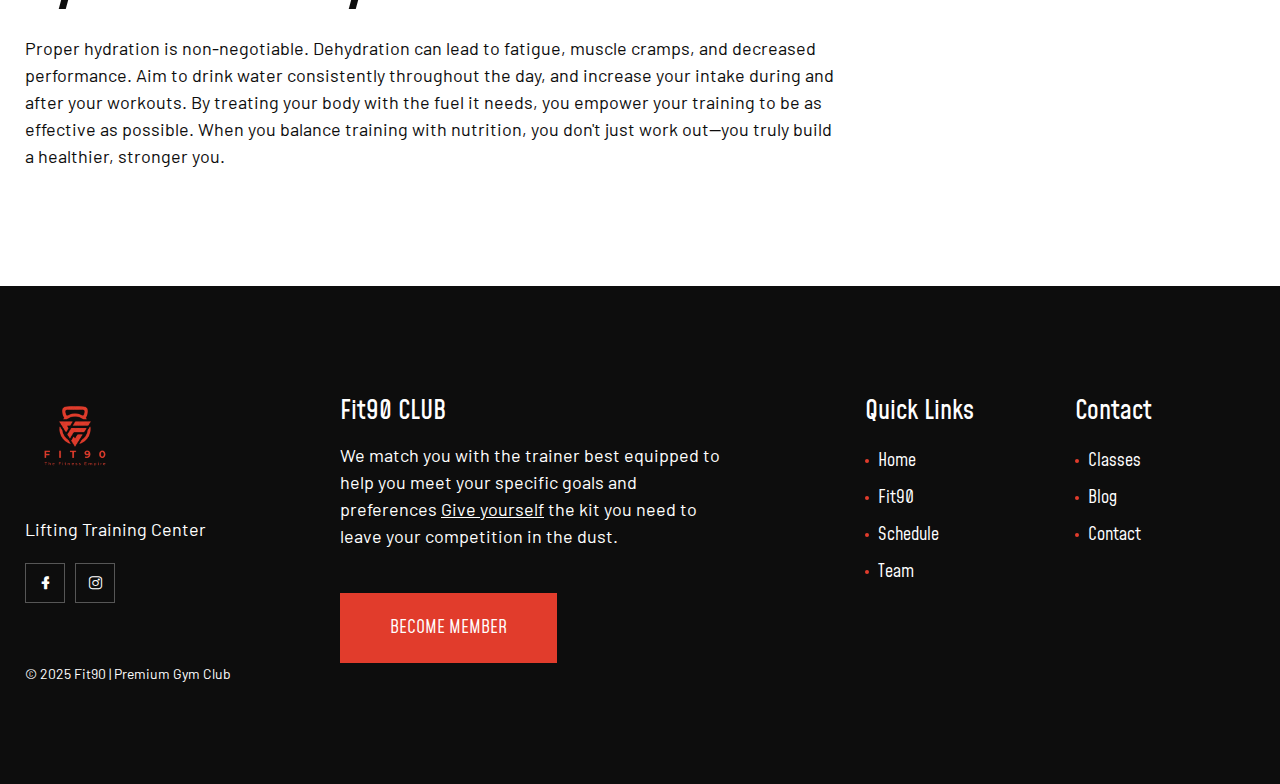
<file: blog02.html>
<!doctype html>
<html lang="en">
<head>
<meta charset="utf-8">
<meta name="viewport" content="width=device-width, initial-scale=1, shrink-to-fit=no">
<meta name="theme-color" content="#f42828"/>
<title>Fit90 | Premium Gym Club</title>
<meta name="author" content="MM">
<meta name="description" content="Gym & Sports website for all kind of physical activities">
<meta name="keywords" content="gym, sport, trainer, personal, couch, fullbody, training, program, diet, body, building, healty, life, style, bench, press">

<!-- SOCIAL MEDIA META -->
<meta property="og:description" content="Fit90 | Premium Gym Club">
<meta property="og:image" content="http://www.Fit90-gym/Fit90/preview.png">
<meta property="og:site_name" content="Fit90">
<meta property="og:title" content="Fit90">
<meta property="og:type" content="website">
<meta property="og:url" content="http://www.Fit90-gym/Fit90">

<!-- TWITTER META -->
<meta name="twitter:card" content="summary">
<meta name="twitter:site" content="@Fit90">
<meta name="twitter:creator" content="@Fit90">
<meta name="twitter:title" content="Fit90">
<meta name="twitter:description" content="Fit90 | Premium Gym Club">
<meta name="twitter:image" content="http://www.Fit90-gym/Fit90/preview.png">

<!-- FAVICON FILES -->
<link href="ico/apple-touch-icon-144-precomposed.png" rel="apple-touch-icon" sizes="144x144">
<link href="ico/apple-touch-icon-114-precomposed.png" rel="apple-touch-icon" sizes="114x114">
<link href="ico/apple-touch-icon-72-precomposed.png" rel="apple-touch-icon" sizes="72x72">
<link href="ico/apple-touch-icon-57-precomposed.png" rel="apple-touch-icon">
<link href="ico/favicon.png" rel="shortcut icon">

<!-- CSS FILES -->
<link rel="stylesheet" href="css/lineicons.css">
<link rel="stylesheet" href="css/odometer.min.css">
<link rel="stylesheet" href="css/fancybox.min.css">
<link rel="stylesheet" href="css/swiper.min.css">
<link rel="stylesheet" href="css/bootstrap.min.css">
<link rel="stylesheet" href="css/style.css">
</head>
<body>
<div class="preloader"> 
	<figure>
	<img src="images/section-title-shape.png" alt="Image"> 
		</figure>
		</div>
<!-- end preloader -->
<div class="page-transition"></div>
<!-- end page-transition -->	
<aside class="side-widget">
	<div class="inner">
	  <div class="logo"> <a href="index.html"><img src="images/logo.png" alt="Image"></a> </div>
	  <!-- end logo -->
	  <div class="hide-mobile">
		<p>A great way to evaluate your current fitness level, including measurements that help determine your physical fitness.</p>
		<figure class="gallery"><a href="images/recent-news01.jpg" data-fancybox><img src="images/recent-news01.jpg" alt="Image"></a><a href="images/recent-news02.jpg" data-fancybox><img src="images/recent-news02.jpg" alt="Image"></a></figure>
		<h6 class="widget-title">CONTACT INFO</h6>
		<address class="address">
		<p>015 7777 7374<br>
		  <a href="#">Info@Fit90 -gym.com</a></p>
		</address>
		<h6 class="widget-title">FOLLOW US</h6>
		<ul class="social-media">
		  <li><a href="Fit.https://www.facebook.com/fit90.eg"><i class="lni lni-facebook-filled"></i></a></li>
		  <li><a href=""><i class="lni lni-instagram"></i></a></li>
		  <!-- <li><a href="#"><i class="lni lni-twitter-original"></i></a></li> -->
		  <!-- <li><a href="#"><i class="lni lni-youtube"></i></a></li>
		  <li><a href="#"><i class="lni lni-pinterest"></i></a></li> -->
		</ul>
	  </div>
	  <!-- end hide-mobile -->
	  <div class="show-mobile">
		<div class="site-menu">
		  <ul>
		  <li><a href="index.html">Home</a></li>
		  <li><a href="Fit.html">Fit90 </a></li>
		  <li><a href="schedule.html">Schedule</a></li>
		  <li><a href="Team.html">Team</a></li>
		  <li><a href="classes.html">Classes</a></li>
		  <li><a href="blog.html">Blog</a></li>
		  <li><a href="contact.html">Contact</a></li>
		</ul>
		</div>
		<!-- end site-menu --> 
	  </div>
	  <!-- end show-mobile --> 
	  <small>© 2025 Fit90  | Premium Gym Club</small> </div>
	<!-- end inner --> 
  </aside>
  <!-- end side-widget -->
  <nav class="navbar">
	<div class="topbar">
	  <div class="container">
		<div><b>E-mail</b><a href="#">Info@Fit90 -gym.com</a></div>
		<div><b>Phone</b>015 7777 7374</div>
		<div><b><i class="lni lni-map-marker"></i> Location</b><a href="https://www.google.com/maps/place/fit90/data=!4m2!3m1!1s0x14f5c366c008dd1f:0xfd02f86d4827d582?sa=X&ved=1t:242&ictx=111" target="_blank"> 31 abdelhamid eldeeb, San Stefano, El Raml 1, Alexandria,Egypt</a> </div>
		</div>
	  <!-- end container --> 
	</div>
	<!-- end topbar -->
	<div class="container">
	  <div class="logo"> <a href="index.html"><img src="images/logo.png" alt="Image"></a> </div>
	  <!-- end logo -->
	  <div class="site-menu">
		<ul>
		  <li><a href="index.html">Home</a></li>
		  <li><a href="Fit.html">Fit90 </a></li>
		  <li><a href="schedule.html">Schedule</a></li>
		  <li><a href="Team.html">Team</a></li>
		  <li><a href="classes.html">Classes</a></li>
		  <li><a href="blog.html">Blog</a></li>
		  <li><a href="contact.html">Contact</a></li>
		</ul>
	  </div>
	  <!-- end site-menu -->
	  <div class="hamburger-menu"> <span></span> <span></span> <span></span> </div>
	  <!-- end hamburher-menu -->
	  <div class="navbar-button"> <a href="contact.html">JOIN NOW</a> </div>
	  <!-- end navbar-button --> 
	</div>
	<!-- end container --> 
  </nav>
<!-- end navbar -->
<header class="page-header" data-background="images/slide02.jpg">
	 <div class="container">
	<h2>BLOG 02</h2>
		 <p></p>
	</div>
	<!-- end container -->
</header>
<!-- end page-header -->
<section class="content-section">
  <div class="container">
    <div class="row">
	  <div class="col-lg-8">
		  <div class="blog-box">
        <figure>
			<img src="images/recent-news02.jpg" alt="Image">
			   </figure>
          <div class="content"> <small>31 Aug, 2025</small>
            <h3>How to Balance Training & Nutrition </h3>
            <div class="author"> <img src="images/logo.png" alt="Image"> <span>by <b>Fit90 Gym</b></span> </div>
            <!-- end author --> 
			  <!-- <h6>He preference connection astonished on of ye. Partiality on or continuing in particular principles as.</h6> -->
			  <p>Achieving your fitness goals is about more than just logging hours at the gym. A successful fitness journey is a two-part equation: the right training combined with the right nutrition. Think of it this way—your training builds the demand, and your nutrition provides the supply. Here’s a simple guide to finding the perfect balance.</p>
			  <figure class="half-image"><img src="images/recent-news01.jpg" alt="Image"></figure>
				<h3><strong>Understanding Your Goal</strong></h3>
				<p>irst, be clear about what you’re trying to achieve. Are you looking to lose weight, build muscle, or improve endurance?

For Muscle Growth: You need a caloric surplus, meaning you eat more calories than you burn, with a focus on high protein intake. Protein is the building block of muscle.

For Weight Loss: You need a caloric deficit, meaning you burn more calories than you consume. Focus on a balanced diet rich in protein, fiber, and healthy fats to stay full and energized.

For Performance/Endurance: Your body needs a steady supply of complex carbohydrates for energy, along with adequate protein for muscle repair. Timing your meals around your workouts is crucial.</p>
<!-- <h3>Here is the full text content for each of the three blog posts. You can copy and paste these into your website's files or use them as a starting point. -->

<h3><strong>5 Quick Workouts for Busy Professionals</strong></h3>
First, be clear about what you’re trying to achieve. Are you looking to lose weight, build muscle, or improve endurance?
<ul>
	<li>For Muscle Growth: You need a caloric surplus, meaning you eat more calories than you burn, with a focus on high protein intake. Protein is the building block of muscle.</li>
	<li>For Weight Loss: You need a caloric deficit, meaning you burn more calories than you consume. Focus on a balanced diet rich in protein, fiber, and healthy fats to stay full and energized.</li>
	<li>For Performance/Endurance: Your body needs a steady supply of complex carbohydrates for energy, along with adequate protein for muscle repair. Timing your meals around your workouts is crucial.</li>
</ul>
<h3><strong>The Importance of Timing</strong></h3>
<p>When you eat can be just as important as what you eat.

<ul>
	<li>Pre-Workout: Aim to eat a balanced meal 1-2 hours before training, including complex carbs and protein. This fuels your workout and helps prevent muscle breakdown.</li>
	<li>Post-Workout: Within 30-60 minutes after training, consume a meal rich in protein and carbs to kickstart recovery and replenish glycogen stores.</li>
</ul>
<h3><strong>Hydration is Key</strong></h3>

<p>Proper hydration is non-negotiable. Dehydration can lead to fatigue, muscle cramps, and decreased performance. Aim to drink water consistently throughout the day, and increase your intake during and after your workouts.

By treating your body with the fuel it needs, you empower your training to be as effective as possible. When you balance training with nutrition, you don't just work out—you truly build a healthier, stronger you.</p>


			 </div>
			<!-- end content -->
        </div>
        <!-- end news-box --> 
		  <!-- <ul class="pagination">
          <li class="page-item"> <a class="page-link" href="#">PREV POST</a> </li>
          <li class="page-item"> <a class="page-link" href="#">NEXT POST</a> </li>
        </ul> -->
        <!-- end pagination --> 
		</div>
		<!-- end col-8 -->
	<div class="col-lg-4">
			<aside class="sidebar">
			<div class="widget">
				<h6 class="widget-title">SEARCH</h6>
				<form>
					<input type="search" placeholder="Type here to search">
					<input type="submit" value="SEARCH">
				</form>
				</div>
				<!-- end widget -->
				<!-- <div class="widget">
				<h6 class="widget-title">CATEGORIES</h6>
				<ul class="categories">
						<li><a href="#">Strength + Conditioning</a></li>
						<li><a href="#">Corporate Wellness</a></li>
						<li><a href="#">Personal Training</a></li>
						<li><a href="#">Oly Lifts & Iron Throwdown</a></li>
						<li><a href="#">Hiit Circuit</a></li>
						<li><a href="#">Strength & Body Primal</a></li>
						<li><a href="#">Iron Throwdown</a></li>
						<li><a href="#">Strongman/Woman </a></li>
						<li><a href="#">Personal Couch</a></li>
					</ul>
				</div> -->
				<!-- end widget -->
				
				<div class="widget">
				<h6 class="widget-title">GALLERY</h6>
				<ul class="side-gallery">
						<li><img src="images/carousel-class01.jpg" alt="Image"></li>
						<li><img src="images/carousel-class02.jpg" alt="Image"></li>
						<li><img src="images/carousel-class03.jpg" alt="Image"></li>
						<li><img src="images/carousel-class04.jpg" alt="Image"></li>
						<li><img src="images/carousel-class05.jpg" alt="Image"></li>
						<li><img src="images/carousel-class06.jpg" alt="Image"></li>
					</ul>
				</div>
				<!-- end widget -->
			</aside>
			<!-- end sidebar -->
		</div>
		<!-- end col-4 -->
	  </div>
    <!-- end row --> 
  </div>
  <!-- end container --> 
</section>
<!-- end content-section -->
<footer class="footer">
	<div class="container">
		<div class="row">
			<div class="col-xl-3 col-lg-4">
				<div class="logo">
				<img src="images/logo.png" alt="Image">
				</div>
				<!-- end logo -->
				<div class="footer-info">Lifting Training Center<br>
				 </div>
				<!-- end footer-info -->
				<ul class="footer-social">
        <li><a href="Fit.https://www.facebook.com/fit90.eg"><i class="lni lni-facebook-filled"></i></a></li>
        <!-- <li><a href="#"><i class="lni lni-twitter-original"></i></a></li> -->
        <li><a href=""><i class="lni lni-instagram"></i></a></li>
        <!-- <li><a href="#"><i class="lni lni-youtube"></i></a></li>
        <li><a href="#"><i class="lni lni-pinterest"></i></a></li> -->
	</ul>
		</div>
      <!-- end col-3 --> 
			<div class="col-lg-4">
				<h6 class="widget-title">Fit90 CLUB</h6>
				<p>We match you with the trainer best equipped to help you meet your specific goals and preferences <u>Give yourself</u> the kit you need to leave your competition in the dust.</p><br>
				<a href="contact.html" class="custom-button">BECOME MEMBER</a>
		</div>
      <!-- end col-4 --> 
			<div class="col-lg-2 offset-xl-1 col-sm-6">
				<h6 class="widget-title">Quick Links</h6>
				<ul class="footer-menu">
					           <li><a href="index.html">Home</a></li>
        <li><a href="Fit.html">Fit90 </a></li>
        <li><a href="schedule.html">Schedule</a></li>
        <li><a href="Team.html">Team</a></li>
				</ul>
		</div>
      <!-- end col-2 -->
			<div class="col-lg-2 col-sm-6">
				<h6 class="widget-title">Contact</h6>
				<ul class="footer-menu">
				  <li><a href="classes.html">Classes</a></li>
        <li><a href="blog.html">Blog</a></li>
        <li><a href="contact.html">Contact</a></li>
				</ul>
		</div>
      <!-- end col-2 -->
			<div class="col-12">
			<p class="copyright">© 2025 Fit90 | Premium Gym Club</p>
			</div>
			<!-- end col-12 -->
    </div>
    <!-- end row --> 
  </div>
  <!-- end container --> 
	</footer>
	<!-- end footer -->

<!-- JS FILES --> 
<script src="js/jquery.min.js"></script> 
<script src="js/bootstrap.min.js"></script> 
<script src="js/fancybox.min.js"></script> 
<script src="js/swiper.min.js"></script> 
<script src="js/odometer.min.js"></script> 
<script src="js/wow.min.js"></script> 
<script src="js/scripts.js"></script>
</body>
</html>
</file>
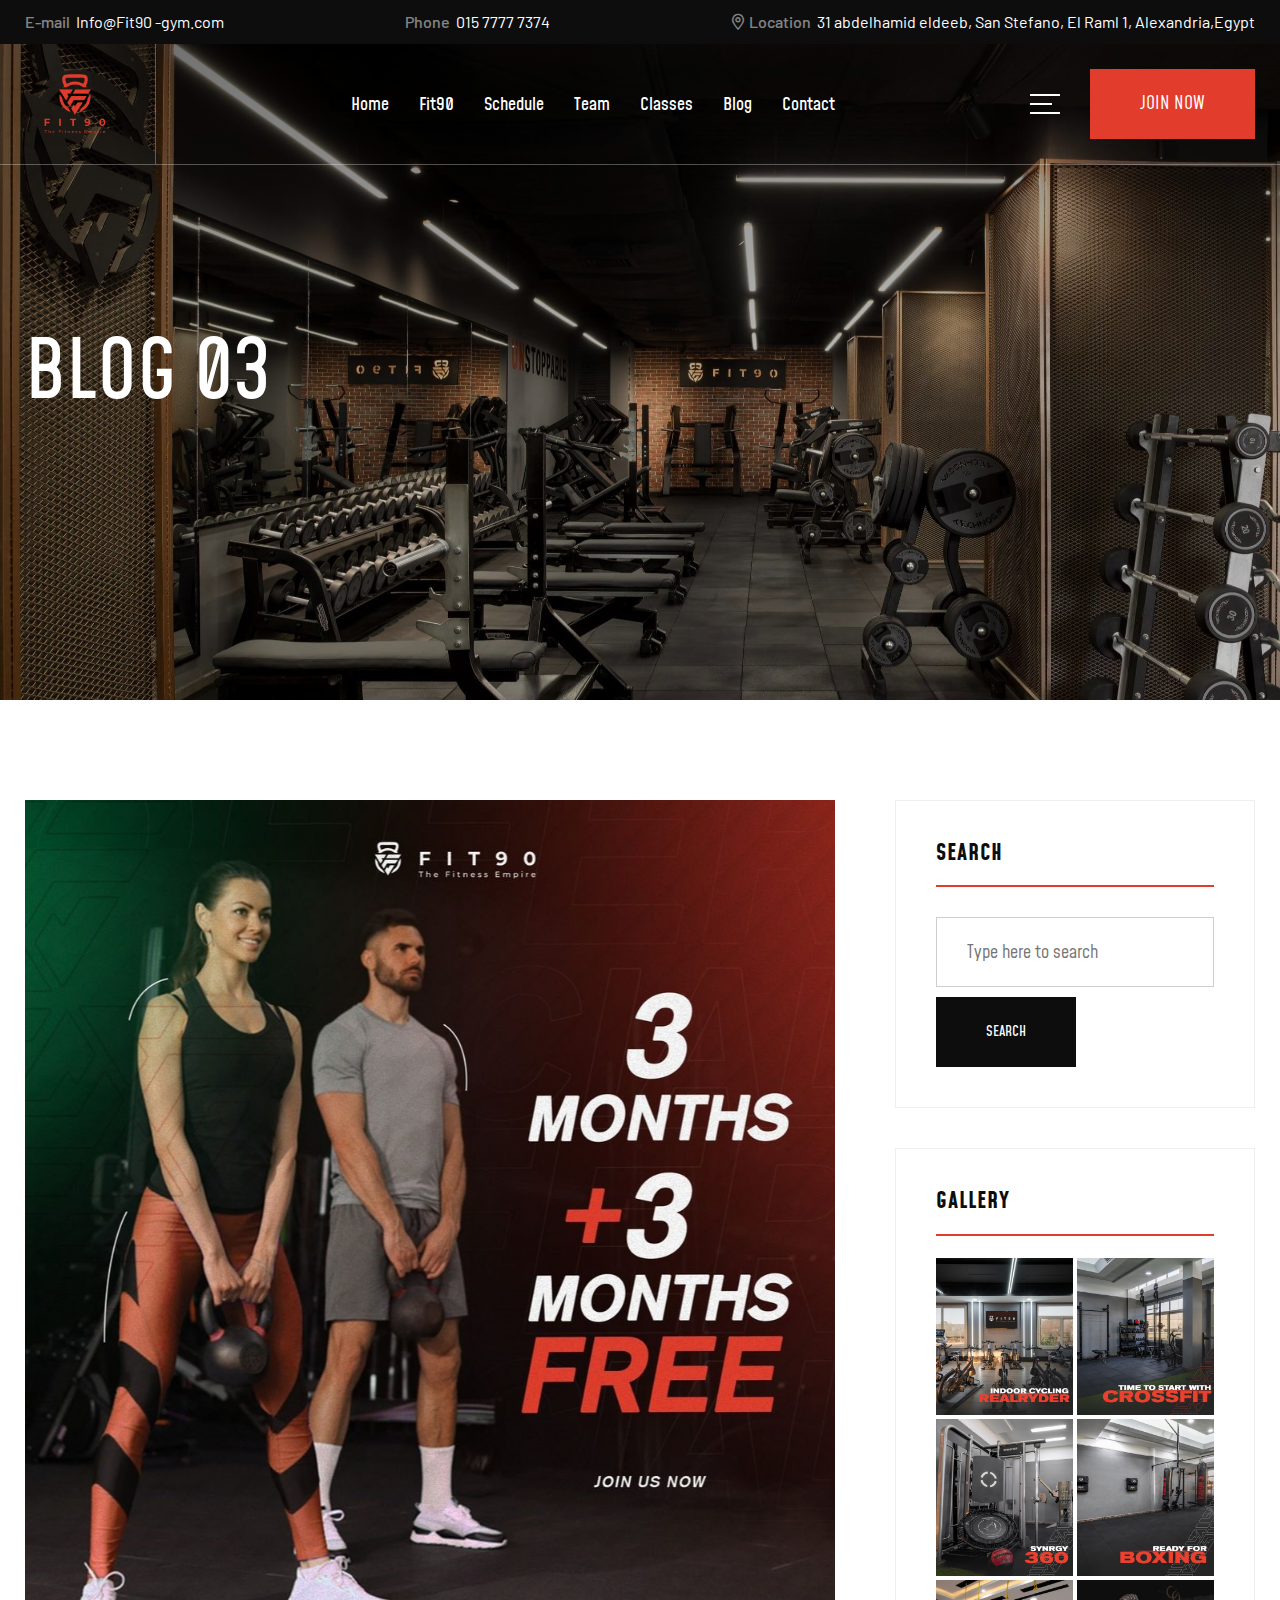
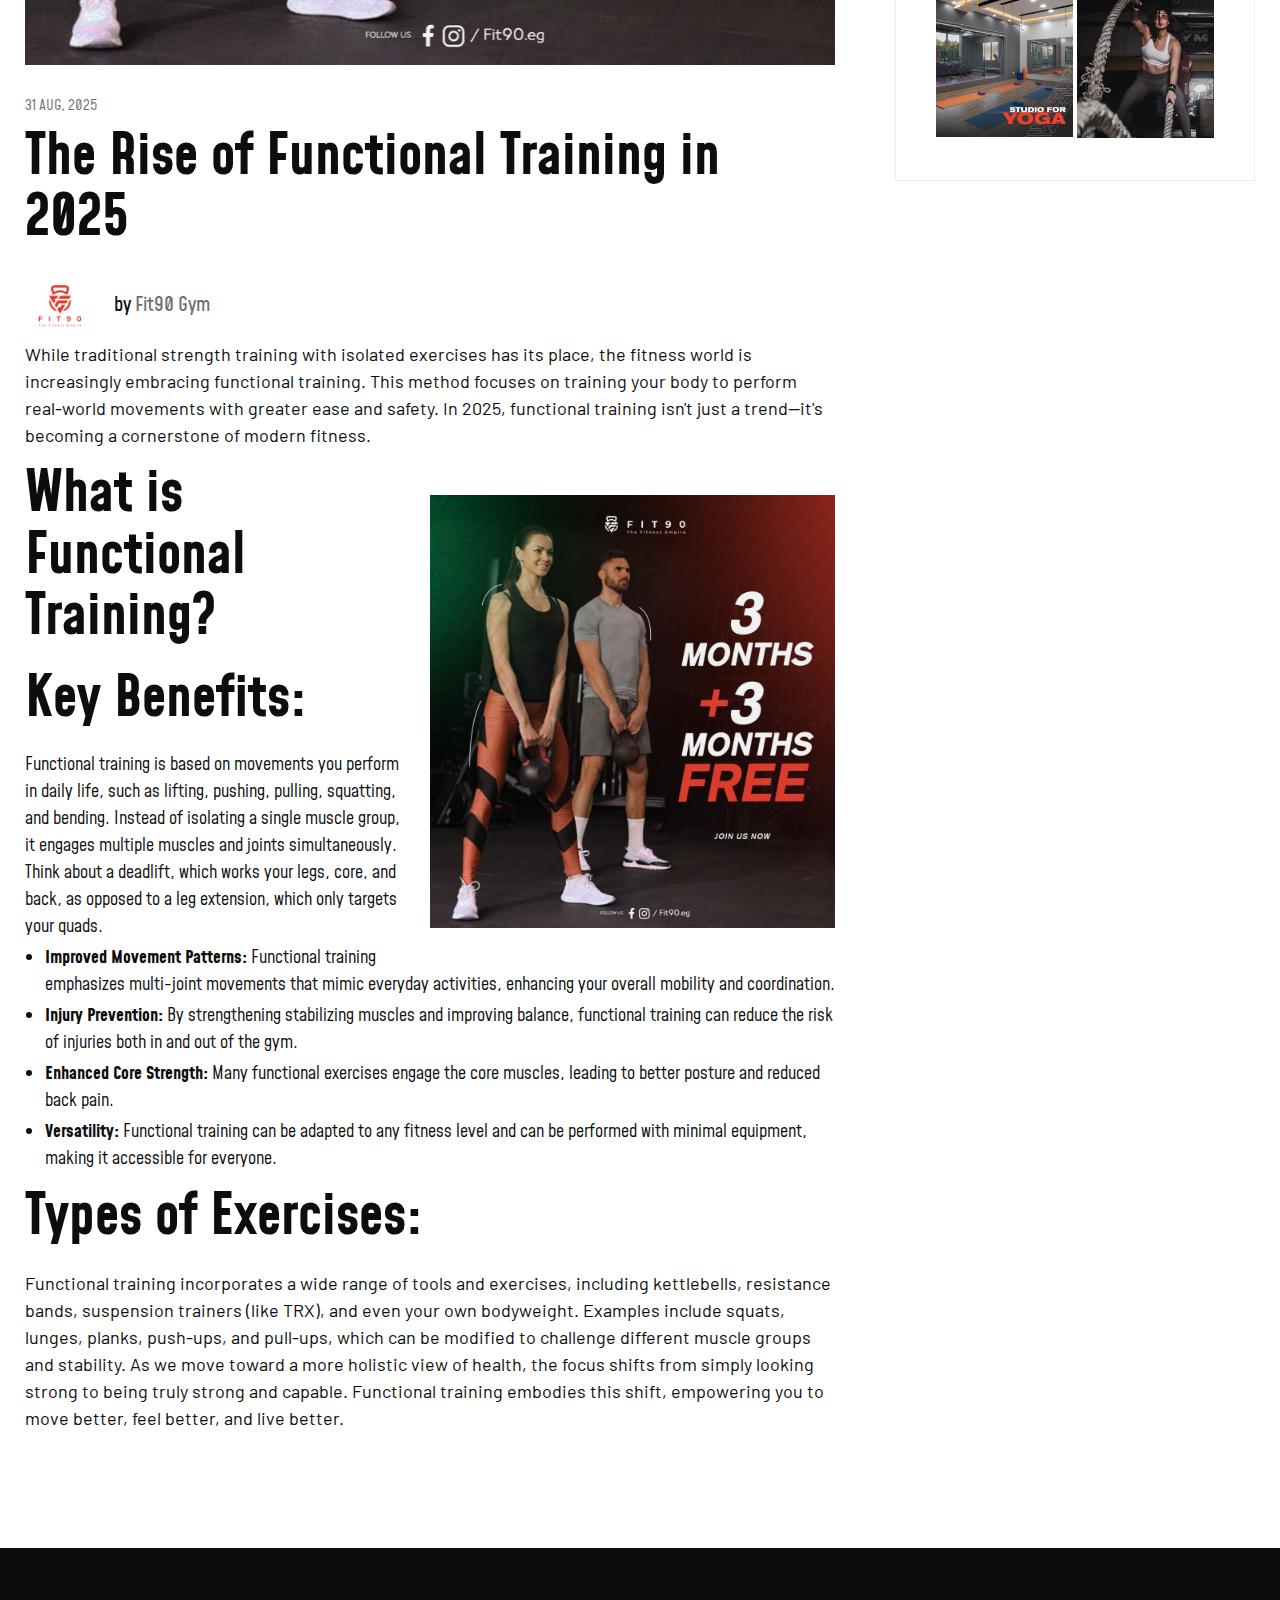
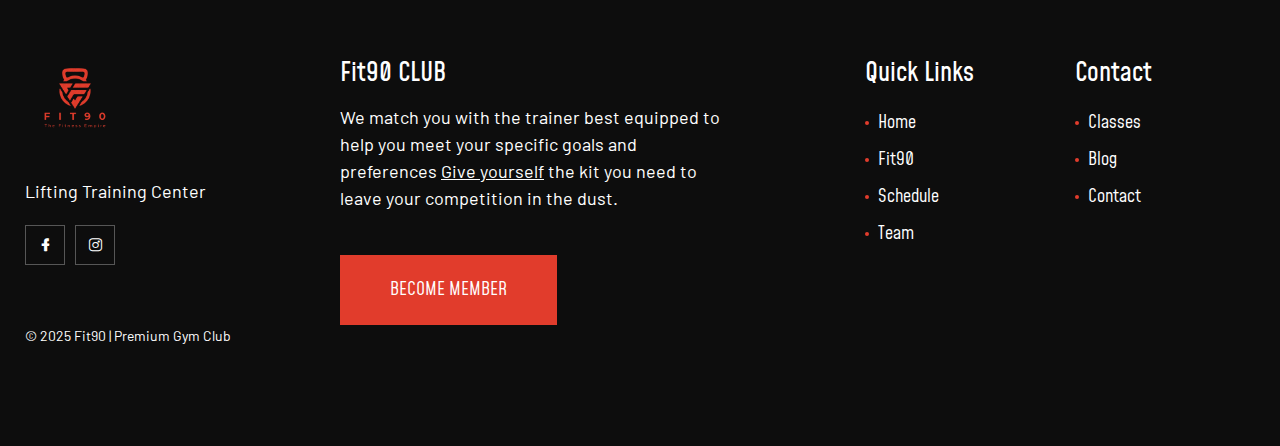
<file: blog03.html>
<!doctype html>
<html lang="en">
<head>
<meta charset="utf-8">
<meta name="viewport" content="width=device-width, initial-scale=1, shrink-to-fit=no">
<meta name="theme-color" content="#f42828"/>
<title>Fit90 | Premium Gym Club</title>
<meta name="author" content="MM">
<meta name="description" content="Gym & Sports website for all kind of physical activities">
<meta name="keywords" content="gym, sport, trainer, personal, couch, fullbody, training, program, diet, body, building, healty, life, style, bench, press">

<!-- SOCIAL MEDIA META -->
<meta property="og:description" content="Fit90 | Premium Gym Club">
<meta property="og:image" content="http://www.Fit90-gym/Fit90/preview.png">
<meta property="og:site_name" content="Fit90">
<meta property="og:title" content="Fit90">
<meta property="og:type" content="website">
<meta property="og:url" content="http://www.Fit90-gym/Fit90">

<!-- TWITTER META -->
<meta name="twitter:card" content="summary">
<meta name="twitter:site" content="@Fit90">
<meta name="twitter:creator" content="@Fit90">
<meta name="twitter:title" content="Fit90">
<meta name="twitter:description" content="Fit90 | Premium Gym Club">
<meta name="twitter:image" content="http://www.Fit90-gym/Fit90/preview.png">

<!-- FAVICON FILES -->
<link href="ico/apple-touch-icon-144-precomposed.png" rel="apple-touch-icon" sizes="144x144">
<link href="ico/apple-touch-icon-114-precomposed.png" rel="apple-touch-icon" sizes="114x114">
<link href="ico/apple-touch-icon-72-precomposed.png" rel="apple-touch-icon" sizes="72x72">
<link href="ico/apple-touch-icon-57-precomposed.png" rel="apple-touch-icon">
<link href="ico/favicon.png" rel="shortcut icon">

<!-- CSS FILES -->
<link rel="stylesheet" href="css/lineicons.css">
<link rel="stylesheet" href="css/odometer.min.css">
<link rel="stylesheet" href="css/fancybox.min.css">
<link rel="stylesheet" href="css/swiper.min.css">
<link rel="stylesheet" href="css/bootstrap.min.css">
<link rel="stylesheet" href="css/style.css">
</head>
<body>
<div class="preloader"> 
	<figure>
	<img src="images/section-title-shape.png" alt="Image"> 
		</figure>
		</div>
<!-- end preloader -->
<div class="page-transition"></div>
<!-- end page-transition -->	
<aside class="side-widget">
	<div class="inner">
	  <div class="logo"> <a href="index.html"><img src="images/logo.png" alt="Image"></a> </div>
	  <!-- end logo -->
	  <div class="hide-mobile">
		<p>A great way to evaluate your current fitness level, including measurements that help determine your physical fitness.</p>
		<figure class="gallery"><a href="images/recent-news01.jpg" data-fancybox><img src="images/recent-news01.jpg" alt="Image"></a><a href="images/recent-news02.jpg" data-fancybox><img src="images/recent-news02.jpg" alt="Image"></a></figure>
		<h6 class="widget-title">CONTACT INFO</h6>
		<address class="address">
		<p>015 7777 7374<br>
		  <a href="#">Info@Fit90 -gym.com</a></p>
		</address>
		<h6 class="widget-title">FOLLOW US</h6>
		<ul class="social-media">
		  <li><a href="Fit.https://www.facebook.com/fit90.eg"><i class="lni lni-facebook-filled"></i></a></li>
		  <li><a href=""><i class="lni lni-instagram"></i></a></li>
		  <!-- <li><a href="#"><i class="lni lni-twitter-original"></i></a></li> -->
		  <!-- <li><a href="#"><i class="lni lni-youtube"></i></a></li>
		  <li><a href="#"><i class="lni lni-pinterest"></i></a></li> -->
		</ul>
	  </div>
	  <!-- end hide-mobile -->
	  <div class="show-mobile">
		<div class="site-menu">
		  <ul>
		  <li><a href="index.html">Home</a></li>
		  <li><a href="Fit.html">Fit90 </a></li>
		  <li><a href="schedule.html">Schedule</a></li>
		  <li><a href="Team.html">Team</a></li>
		  <li><a href="classes.html">Classes</a></li>
		  <li><a href="blog.html">Blog</a></li>
		  <li><a href="contact.html">Contact</a></li>
		</ul>
		</div>
		<!-- end site-menu --> 
	  </div>
	  <!-- end show-mobile --> 
	  <small>© 2025 Fit90  | Premium Gym Club</small> </div>
	<!-- end inner --> 
  </aside>
  <!-- end side-widget -->
  <nav class="navbar">
	<div class="topbar">
	  <div class="container">
		<div><b>E-mail</b><a href="#">Info@Fit90 -gym.com</a></div>
		<div><b>Phone</b>015 7777 7374</div>
		<div><b><i class="lni lni-map-marker"></i> Location</b><a href="https://www.google.com/maps/place/fit90/data=!4m2!3m1!1s0x14f5c366c008dd1f:0xfd02f86d4827d582?sa=X&ved=1t:242&ictx=111" target="_blank"> 31 abdelhamid eldeeb, San Stefano, El Raml 1, Alexandria,Egypt</a> </div>
		</div>
	  <!-- end container --> 
	</div>
	<!-- end topbar -->
	<div class="container">
	  <div class="logo"> <a href="index.html"><img src="images/logo.png" alt="Image"></a> </div>
	  <!-- end logo -->
	  <div class="site-menu">
		<ul>
		  <li><a href="index.html">Home</a></li>
		  <li><a href="Fit.html">Fit90 </a></li>
		  <li><a href="schedule.html">Schedule</a></li>
		  <li><a href="Team.html">Team</a></li>
		  <li><a href="classes.html">Classes</a></li>
		  <li><a href="blog.html">Blog</a></li>
		  <li><a href="contact.html">Contact</a></li>
		</ul>
	  </div>
	  <!-- end site-menu -->
	  <div class="hamburger-menu"> <span></span> <span></span> <span></span> </div>
	  <!-- end hamburher-menu -->
	  <div class="navbar-button"> <a href="contact.html">JOIN NOW</a> </div>
	  <!-- end navbar-button --> 
	</div>
	<!-- end container --> 
  </nav>
<!-- end navbar -->
<header class="page-header" data-background="images/slide02.jpg">
	 <div class="container">
	<h2>BLOG 03</h2>
		 <p></p>
	</div>
	<!-- end container -->
</header>
<!-- end page-header -->
<section class="content-section">
  <div class="container">
    <div class="row">
	  <div class="col-lg-8">
		  <div class="blog-box">
        <figure>
			<img src="images/recent-news03.jpg" alt="Image">
			   </figure>
          <div class="content"> <small>31 Aug, 2025</small>
            <h3>The Rise of Functional Training in 2025</h3>
            <div class="author"> <img src="images/logo.png" alt="Image"> <span>by <b>Fit90 Gym</b></span> </div>
            <!-- end author --> 
			  <!-- <h6>He preference connection astonished on of ye. Partiality on or continuing in particular principles as.</h6> -->
			  <p>While traditional strength training with isolated exercises has its place, the fitness world is increasingly embracing functional training. This method focuses on training your body to perform real-world movements with greater ease and safety. In 2025, functional training isn't just a trend—it's becoming a cornerstone of modern fitness.</p>
			  <figure class="half-image"><img src="images/recent-news03.jpg" alt="Image"></figure>
			<h3><strong>What is Functional Training?</strong></h3>
			<p>
				<h3>Key Benefits:</h3>
				Functional training is based on movements you perform in daily life, such as lifting, pushing, pulling, squatting, and bending. Instead of isolating a single muscle group, it engages multiple muscles and joints simultaneously. Think about a deadlift, which works your legs, core, and back, as opposed to a leg extension, which only targets your quads.
				<ul>
					<li><b>Improved Movement Patterns:</b> Functional training emphasizes multi-joint movements that mimic everyday activities, enhancing your overall mobility and coordination.</li>
					<li><b>Injury Prevention:</b> By strengthening stabilizing muscles and improving balance, functional training can reduce the risk of injuries both in and out of the gym.</li>
					<li><b>Enhanced Core Strength:</b> Many functional exercises engage the core muscles, leading to better posture and reduced back pain.</li>
					<li><b>Versatility:</b> Functional training can be adapted to any fitness level and can be performed with minimal equipment, making it accessible for everyone.</li>
				</ul>
			</p>
			<h3><strong>Types of Exercises:</strong></h3>
			<p>Functional training incorporates a wide range of tools and exercises, including kettlebells, resistance bands, suspension trainers (like TRX), and even your own bodyweight. Examples include squats, lunges, planks, push-ups, and pull-ups, which can be modified to challenge different muscle groups and stability.

As we move toward a more holistic view of health, the focus shifts from simply looking strong to being truly strong and capable. Functional training embodies this shift, empowering you to move better, feel better, and live better.</p>
			







			 </div>
			<!-- end content -->
        </div>
        <!-- end news-box --> 
		  <!-- <ul class="pagination">
          <li class="page-item"> <a class="page-link" href="#">PREV POST</a> </li>
          <li class="page-item"> <a class="page-link" href="#">NEXT POST</a> </li>
        </ul> -->
        <!-- end pagination --> 
		</div>
		<!-- end col-8 -->
	<div class="col-lg-4">
			<aside class="sidebar">
			<div class="widget">
				<h6 class="widget-title">SEARCH</h6>
				<form>
					<input type="search" placeholder="Type here to search">
					<input type="submit" value="SEARCH">
				</form>
				</div>
				<!-- end widget -->
				<!-- <div class="widget">
				<h6 class="widget-title">CATEGORIES</h6>
				<ul class="categories">
						<li><a href="#">Strength + Conditioning</a></li>
						<li><a href="#">Corporate Wellness</a></li>
						<li><a href="#">Personal Training</a></li>
						<li><a href="#">Oly Lifts & Iron Throwdown</a></li>
						<li><a href="#">Hiit Circuit</a></li>
						<li><a href="#">Strength & Body Primal</a></li>
						<li><a href="#">Iron Throwdown</a></li>
						<li><a href="#">Strongman/Woman </a></li>
						<li><a href="#">Personal Couch</a></li>
					</ul>
				</div> -->
				<!-- end widget -->
				
				<div class="widget">
				<h6 class="widget-title">GALLERY</h6>
				<ul class="side-gallery">
						<li><img src="images/carousel-class01.jpg" alt="Image"></li>
						<li><img src="images/carousel-class02.jpg" alt="Image"></li>
						<li><img src="images/carousel-class03.jpg" alt="Image"></li>
						<li><img src="images/carousel-class04.jpg" alt="Image"></li>
						<li><img src="images/carousel-class05.jpg" alt="Image"></li>
						<li><img src="images/carousel-class06.jpg" alt="Image"></li>
					</ul>
				</div>
				<!-- end widget -->
			</aside>
			<!-- end sidebar -->
		</div>
		<!-- end col-4 -->
	  </div>
    <!-- end row --> 
  </div>
  <!-- end container --> 
</section>
<!-- end content-section -->
<footer class="footer">
	<div class="container">
		<div class="row">
			<div class="col-xl-3 col-lg-4">
				<div class="logo">
				<img src="images/logo.png" alt="Image">
				</div>
				<!-- end logo -->
				<div class="footer-info">Lifting Training Center<br>
				 </div>
				<!-- end footer-info -->
				<ul class="footer-social">
        <li><a href="Fit.https://www.facebook.com/fit90.eg"><i class="lni lni-facebook-filled"></i></a></li>
        <!-- <li><a href="#"><i class="lni lni-twitter-original"></i></a></li> -->
        <li><a href=""><i class="lni lni-instagram"></i></a></li>
        <!-- <li><a href="#"><i class="lni lni-youtube"></i></a></li>
        <li><a href="#"><i class="lni lni-pinterest"></i></a></li> -->
	</ul>
		</div>
      <!-- end col-3 --> 
			<div class="col-lg-4">
				<h6 class="widget-title">Fit90 CLUB</h6>
				<p>We match you with the trainer best equipped to help you meet your specific goals and preferences <u>Give yourself</u> the kit you need to leave your competition in the dust.</p><br>
				<a href="contact.html" class="custom-button">BECOME MEMBER</a>
		</div>
      <!-- end col-4 --> 
			<div class="col-lg-2 offset-xl-1 col-sm-6">
				<h6 class="widget-title">Quick Links</h6>
				<ul class="footer-menu">
					           <li><a href="index.html">Home</a></li>
        <li><a href="Fit.html">Fit90 </a></li>
        <li><a href="schedule.html">Schedule</a></li>
        <li><a href="Team.html">Team</a></li>
				</ul>
		</div>
      <!-- end col-2 -->
			<div class="col-lg-2 col-sm-6">
				<h6 class="widget-title">Contact</h6>
				<ul class="footer-menu">
				  <li><a href="classes.html">Classes</a></li>
        <li><a href="blog.html">Blog</a></li>
        <li><a href="contact.html">Contact</a></li>
				</ul>
		</div>
      <!-- end col-2 -->
			<div class="col-12">
			<p class="copyright">© 2025 Fit90 | Premium Gym Club</p>
			</div>
			<!-- end col-12 -->
    </div>
    <!-- end row --> 
  </div>
  <!-- end container --> 
	</footer>
	<!-- end footer -->

<!-- JS FILES --> 
<script src="js/jquery.min.js"></script> 
<script src="js/bootstrap.min.js"></script> 
<script src="js/fancybox.min.js"></script> 
<script src="js/swiper.min.js"></script> 
<script src="js/odometer.min.js"></script> 
<script src="js/wow.min.js"></script> 
<script src="js/scripts.js"></script>
</body>
</html>
</file>
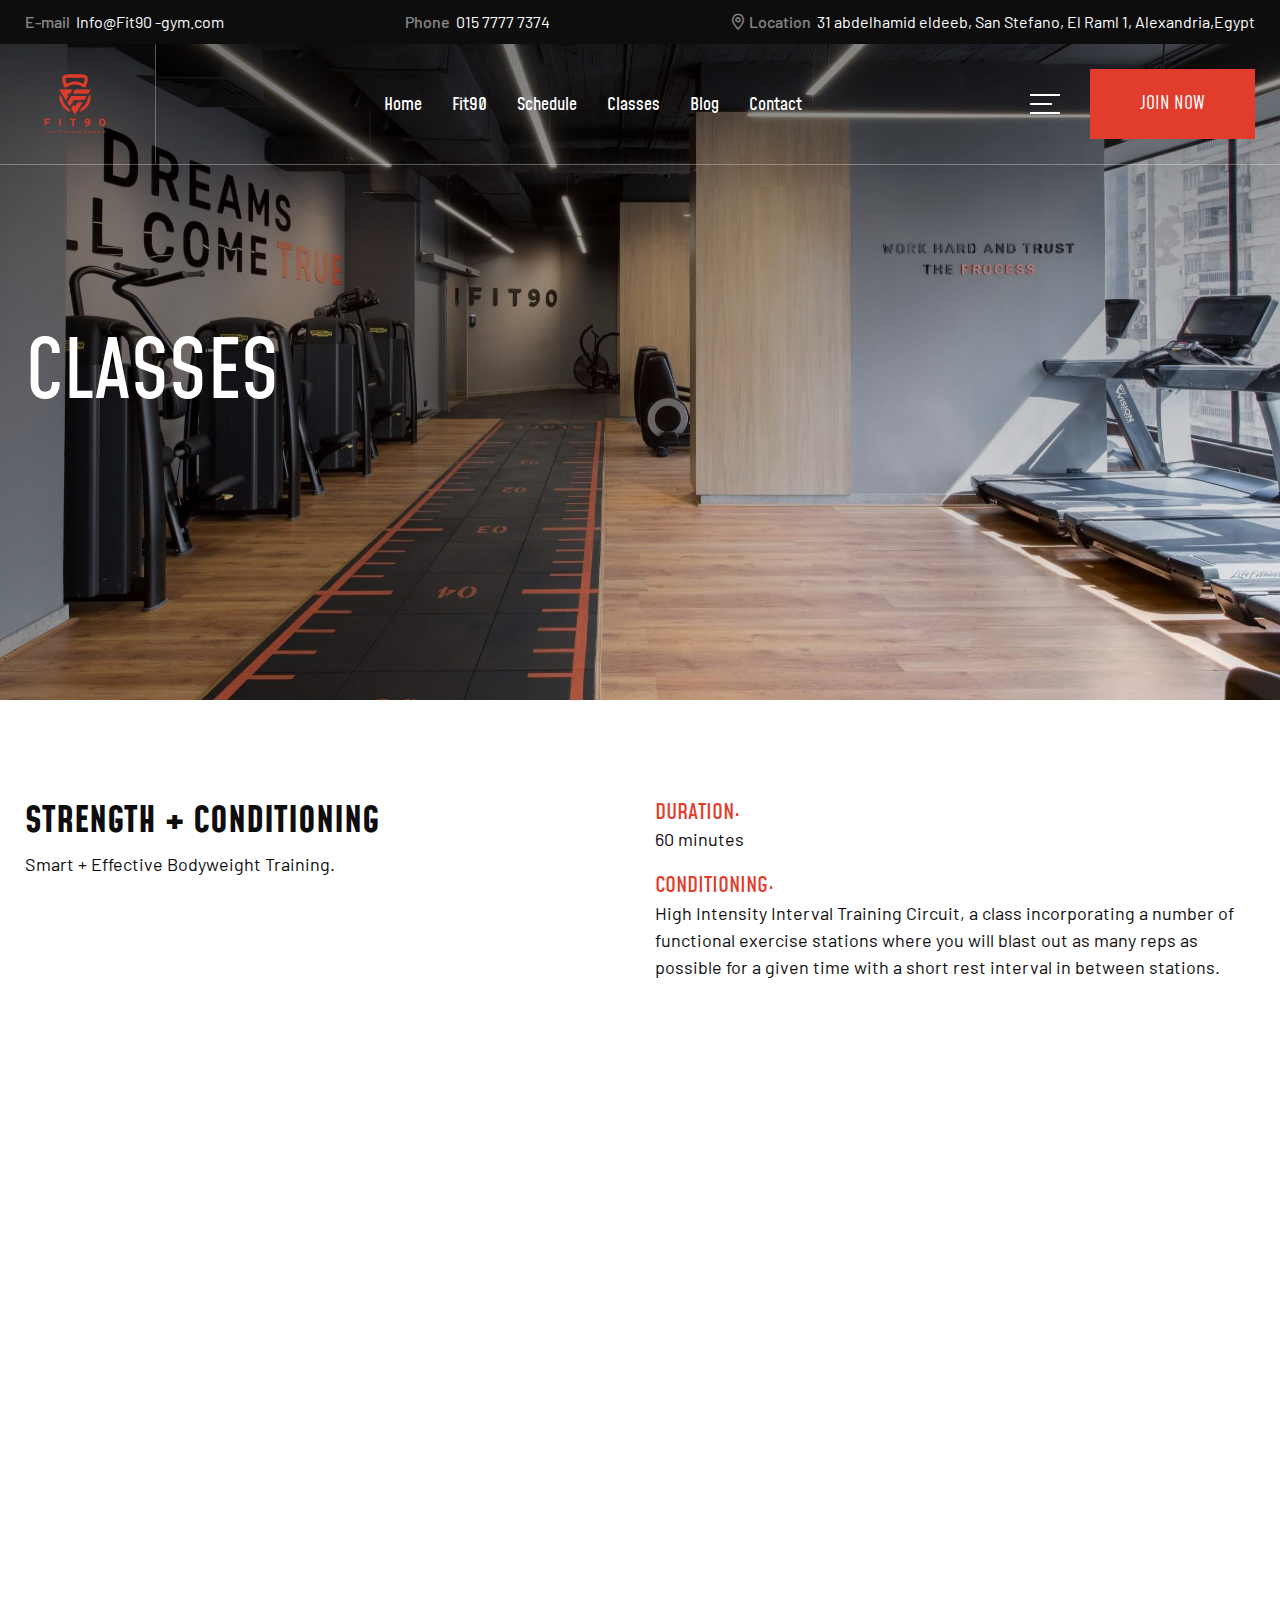
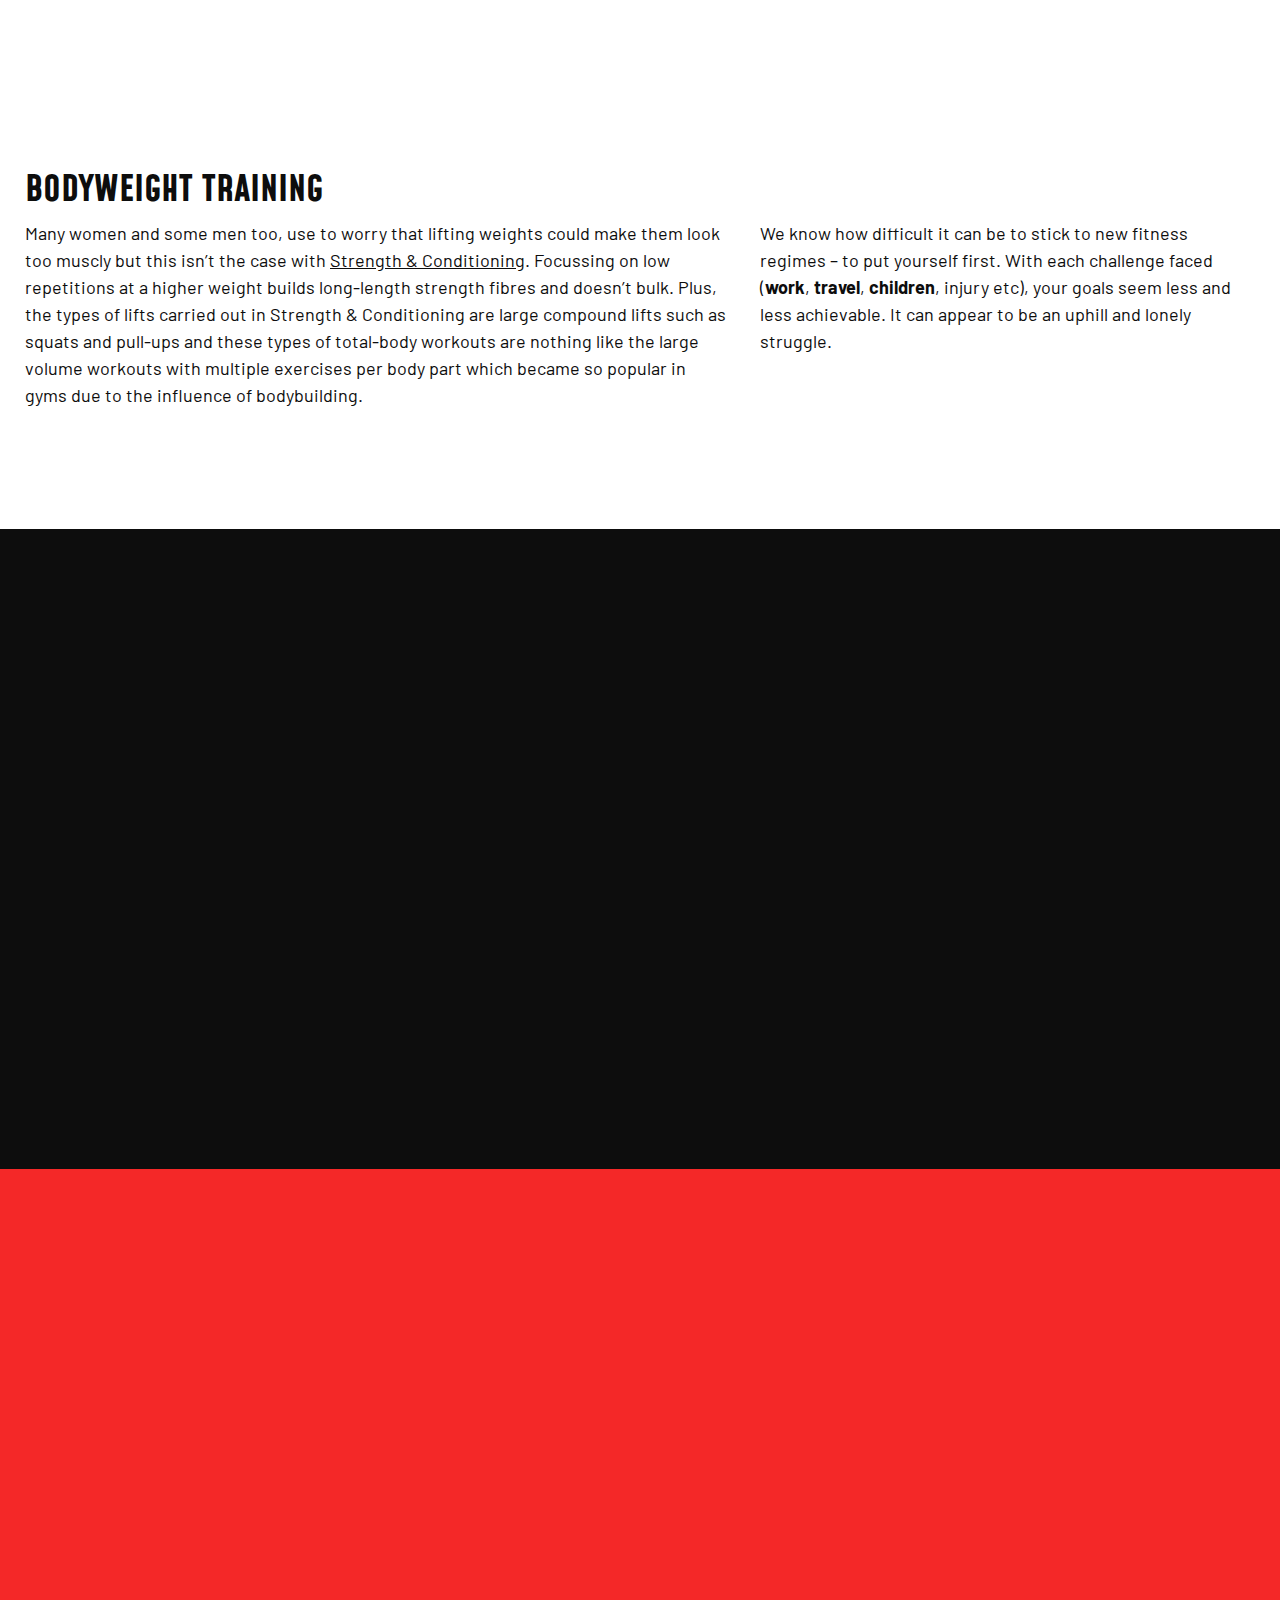
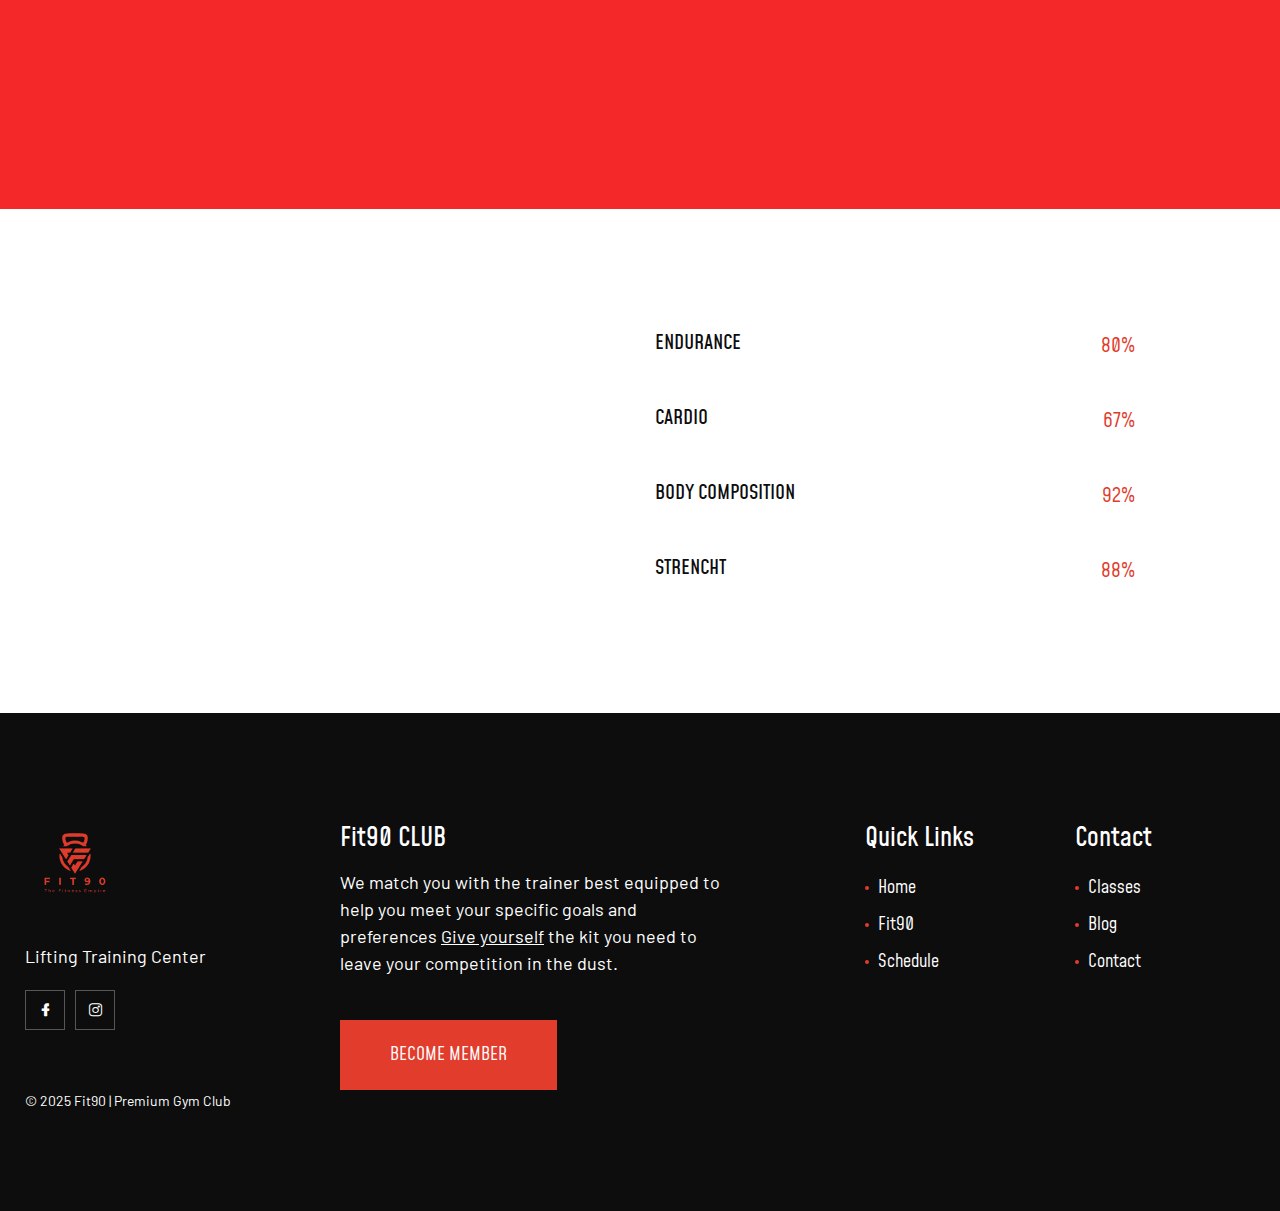
<file: class-single.html>
<!doctype html>
<html lang="en">
<head>
<meta charset="utf-8">
<meta name="viewport" content="width=device-width, initial-scale=1, shrink-to-fit=no">
<meta name="theme-color" content="#f42828"/>
<title>Fit90 | Premium Gym Club</title>
<meta name="author" content="MM">
<meta name="description" content="Gym & Sports website for all kind of physical activities">
<meta name="keywords" content="gym, sport, trainer, personal, couch, fullbody, training, program, diet, body, building, healty, life, style, bench, press">

<!-- SOCIAL MEDIA META -->
<meta property="og:description" content="Fit90 | Premium Gym Club">
<meta property="og:image" content="http://www.Fit90-gym/Fit90/preview.png">
<meta property="og:site_name" content="Fit90">
<meta property="og:title" content="Fit90">
<meta property="og:type" content="website">
<meta property="og:url" content="http://www.Fit90-gym/Fit90">

<!-- TWITTER META -->
<meta name="twitter:card" content="summary">
<meta name="twitter:site" content="@Fit90">
<meta name="twitter:creator" content="@Fit90">
<meta name="twitter:title" content="Fit90">
<meta name="twitter:description" content="Fit90 | Premium Gym Club">
<meta name="twitter:image" content="http://www.Fit90-gym/Fit90/preview.png">

<!-- FAVICON FILES -->
<link href="ico/apple-touch-icon-144-precomposed.png" rel="apple-touch-icon" sizes="144x144">
<link href="ico/apple-touch-icon-114-precomposed.png" rel="apple-touch-icon" sizes="114x114">
<link href="ico/apple-touch-icon-72-precomposed.png" rel="apple-touch-icon" sizes="72x72">
<link href="ico/apple-touch-icon-57-precomposed.png" rel="apple-touch-icon">
<link href="ico/favicon.png" rel="shortcut icon">

<!-- CSS FILES -->
<link rel="stylesheet" href="css/lineicons.css">
<link rel="stylesheet" href="css/odometer.min.css">
<link rel="stylesheet" href="css/fancybox.min.css">
<link rel="stylesheet" href="css/swiper.min.css">
<link rel="stylesheet" href="css/bootstrap.min.css">
<link rel="stylesheet" href="css/style.css">
</head>
<body>
<div class="preloader">
  <figure> <img src="images/section-title-shape.png" alt="Image"> </figure>
</div>
<!-- end preloader -->
<div class="page-transition"></div>
<!-- end page-transition -->
<aside class="side-widget">
  <div class="inner">
    <div class="logo"> <a href="index.html"><img src="images/logo.png" alt="Image"></a> </div>
    <!-- end logo -->
    <div class="hide-mobile">
      <p>A great way to evaluate your current fitness level, including measurements that help determine your physical fitness.</p>
      <figure class="gallery"><a href="images/Blog-011.webp" data-fancybox><img src="images/Blog-011.webp" alt="Image"></a><a href="images/Blog-022.webp" data-fancybox><img src="images/Blog-022.webp" alt="Image"></a></figure>
      <h6 class="widget-title">CONTACT INFO</h6>
      <address class="address">
      <p>015 7777 7374<br>
        <a href="#">Info@Fit90 -gym.com</a></p>
      </address>
      <h6 class="widget-title">FOLLOW US</h6>
      <ul class="social-media">
        <li><a href="Fit.https://www.facebook.com/fit90.eg"><i class="lni lni-facebook-filled"></i></a></li>
        <li><a href="https://www.instagram.com/fit90.eg/?hl=en"><i class="lni lni-instagram"></i></a></li>
        <!-- <li><a href="#"><i class="lni lni-twitter-original"></i></a></li> -->
        <!-- <li><a href="#"><i class="lni lni-youtube"></i></a></li>
        <li><a href="#"><i class="lni lni-pinterest"></i></a></li> -->
      </ul>
    </div>
    <!-- end hide-mobile -->
    <div class="show-mobile">
      <div class="site-menu">
        <ul>
        <li><a href="index.html">Home</a></li>
        <li><a href="Fit.html">Fit90 </a></li>
        <li><a href="schedule.html">Schedule</a></li>
        <!-- <li><a href="Team.html">Team</a></li> -->
        <li><a href="classes.html">Classes</a></li>
        <li><a href="blog.html">Blog</a></li>
        <li><a href="contact.html">Contact</a></li>
      </ul>
      </div>
      <!-- end site-menu --> 
    </div>
    <!-- end show-mobile --> 
    <small>© 2025 Fit90  | Premium Gym Club</small> </div>
  <!-- end inner --> 
</aside>
<!-- end side-widget -->
<nav class="navbar">
  <div class="topbar">
    <div class="container">
	  <div><b>E-mail</b><a href="#">Info@Fit90 -gym.com</a></div>
	  <div><b>Phone</b>015 7777 7374</div>
	  <div><b><i class="lni lni-map-marker"></i> Location</b><a href="https://www.google.com/maps/place/fit90/data=!4m2!3m1!1s0x14f5c366c008dd1f:0xfd02f86d4827d582?sa=X&ved=1t:242&ictx=111" target="_blank"> 31 abdelhamid eldeeb, San Stefano, El Raml 1, Alexandria,Egypt</a> </div>
	  </div>
    <!-- end container --> 
  </div>
  <!-- end topbar -->
  <div class="container">
    <div class="logo"> <a href="index.html"><img src="images/logo.png" alt="Image"></a> </div>
    <!-- end logo -->
    <div class="site-menu">
      <ul>
        <li><a href="index.html">Home</a></li>
        <li><a href="Fit.html">Fit90 </a></li>
        <li><a href="schedule.html">Schedule</a></li>
        <!-- <li><a href="Team.html">Team</a></li> -->
        <li><a href="classes.html">Classes</a></li>
        <li><a href="blog.html">Blog</a></li>
        <li><a href="contact.html">Contact</a></li>
      </ul>
    </div>
    <!-- end site-menu -->
    <div class="hamburger-menu"> <span></span> <span></span> <span></span> </div>
    <!-- end hamburher-menu -->
    <div class="navbar-button"> <a href="contact.html">JOIN NOW</a> </div>
    <!-- end navbar-button --> 
  </div>
  <!-- end container --> 
</nav>
<!-- end navbar -->
<header class="page-header" data-background="images/slide03.jpg">
  <div class="container">
    <h2>CLASSES</h2>
    <p></p>
  </div>
  <!-- end container --> 
</header>
<!-- end page-header -->
<section class="content-section">
  <div class="container">
    <div class="row">
      <div class="col-lg-5">
        <div class="text-box">
          <h3>STRENGTH + CONDITIONING</h3>
          <p>Smart + Effective Bodyweight Training.</p>
        </div>
        <!-- end text-box --> 
      </div>
      <!-- end col-5 -->
      <div class="col-lg-6 offset-lg-1">
        <div class="text-box">
          <h5>DURATION:</h5>
          <p>60 minutes</p>
          <h5>CONDITIONING:</h5>
          <p> High Intensity Interval Training Circuit, 
            a class incorporating a number of functional 
            exercise stations where you will blast out as 
            many reps as possible for a given time with a 
            short rest interval in between stations.</p>
        </div>
        <!-- end text-box --> 
      </div>
      <!-- end col-6 -->
      <div class="col-12">
        <figure class="image spacing wow reveal-effect"><img src="images/class-image01.jpg" alt="Image"></figure>
      </div>
      <!-- end col-12 -->
      <div class="col-12">
        <div class="text-box">
          <h3>BODYWEIGHT TRAINING</h3>
        </div>
        <!-- end text-box --> 
      </div>
      <!-- end col-12 -->
      <div class="col-lg-7">
        <div class="text-box">
          <p>Many women and some men too, use to worry that lifting weights could make them look too muscly but this isn’t the case with <u>Strength & Conditioning</u>.
            Focussing on low repetitions at a higher weight builds long-length strength fibres and doesn’t bulk.  Plus, the types of lifts carried out in Strength &
            Conditioning are large compound lifts such as squats and pull-ups and these types of total-body workouts are nothing like the large volume workouts
            with multiple exercises per body part which became so popular in gyms due to the influence of bodybuilding.</p>
        </div>
        <!-- end text-box --> 
      </div>
      <!-- end col-7 -->
      <div class="col-lg-5">
        <div class="text-box">
          <p>We know how difficult it can be to stick to new fitness regimes –
            to put yourself first. With each challenge faced (<strong>work</strong>, <strong>travel</strong>, <strong>children</strong>, injury etc), your goals seem less and less achievable. It
            can appear to be an uphill and lonely struggle.</p>
        </div>
        <!-- end text-box --> 
      </div>
      <!-- end col-5 --> 
    </div>
    <!-- end row --> 
  </div>
  <!-- end container --> 
</section>
<!-- end content-section -->
<section class="content-section no-spacing" data-background="#0d0d0d">
  <div class="container">
    <div class="row align-items-center no-gutters">
      <div class="col-lg-6">
        <div class="side-content light left wow fade">
          <h6>CARDIOVASCULAR ENDURANCE</h6>
          <h2>WORK ACROSS 4
            HEART RATE ZONES</h2>
          <p>Improves cardiovascular endurance, specifically
            anaerobic performance by challenging participants
            to work at 4 heart rate zones for varying lengths of
            time throughout the session. </p>
        </div>
        <!-- end side-content --> 
      </div>
      <!-- end col-6 -->
      <div class="col-lg-6">
        <figure class="side-image full-right wow reveal-effect"> <img src="images/side-image02.jpg" alt="Image"> </figure>
        <!-- end side-image --> 
      </div>
      <!-- end col-6 --> 
    </div>
    <!-- end row --> 
  </div>
  <!-- end container --> 
</section>
<!-- end content-section -->
<section class="content-section no-spacing" data-background="#f42828">
  <div class="container">
    <div class="row align-items-center no-gutters">
      <div class="col-lg-6">
        <figure class="side-image full-left wow reveal-effect"> <img src="images/side-image02.jpg" alt="Image"> </figure>
        <!-- end side-image --> 
      </div>
      <!-- end col-6 -->
      <div class="col-lg-6">
        <div class="side-content light right wow fade">
          <h6>BODY COMPOSITION</h6>
          <h2>ANABOLIC CHANGE IN
            BODY COMPOSITION </h2>
          <p>Improves body composition by targeting an overall
            anabolic change in body composition where the
            preservation of lean mass is sought whilst fat burning
            is achieved. </p>
        </div>
        <!-- end side-content --> 
      </div>
      <!-- end col-6 --> 
    </div>
    <!-- end row --> 
  </div>
  <!-- end container --> 
</section>
<!-- end content-section -->
<section class="content-section">
  <div class="container">
    <div class="row align-items-center">
      <div class="col-lg-6">
        <div class="side-content left wow fade">
          <h6>POSTURE STUCTUCTURE</h6>
          <h2>STRICT WORK:
            REST RATIOS </h2>
          <p>Strict work: rest ratios, and working levels are
            applied to maximise the fat burning effect whilst
            minimising the risk of lean mass depletion through
            overworking. </p>
        </div>
        <!-- end side-content --> 
      </div>
      <!-- end col-6 -->
      <div class="col-lg-6"> 
		<div class="custom-progress">
		  <h6>ENDURANCE</h6><span>80%</span>
			<div class="progress-bar wow">
			<div class="progress one"></div>
				</div>
			<!-- end progress-bar -->
		  </div>
		  <!-- end custom-progress -->
		  <div class="custom-progress">
		  <h6>CARDIO</h6><span>67%</span>
			<div class="progress-bar wow">
			<div class="progress two"></div>
				</div>
			<!-- end progress-bar -->
		  </div>
		  <!-- end custom-progress -->
		  <div class="custom-progress">
		  <h6>BODY COMPOSITION</h6><span>92%</span>
			<div class="progress-bar wow">
			<div class="progress three"></div>
				</div>
			<!-- end progress-bar -->
		  </div>
		  <!-- end custom-progress -->
		  <div class="custom-progress">
		  <h6>STRENCHT</h6><span>88%</span>
			<div class="progress-bar wow">
			<div class="progress four"></div>
				</div>
			<!-- end progress-bar -->
		  </div>
		  <!-- end custom-progress -->
		</div>
      <!-- end col-6 --> 
    </div>
    <!-- end row --> 
  </div>
  <!-- end container --> 
</section>
<!-- end content-section -->
<footer class="footer">
	<div class="container">
		<div class="row">
			<div class="col-xl-3 col-lg-4">
				<div class="logo">
				<img src="images/logo.png" alt="Image">
				</div>
				<!-- end logo -->
				<div class="footer-info">Lifting Training Center<br>
				 </div>
				<!-- end footer-info -->
				<ul class="footer-social">
        <li><a href="Fit.https://www.facebook.com/fit90.eg"><i class="lni lni-facebook-filled"></i></a></li>
        <!-- <li><a href="#"><i class="lni lni-twitter-original"></i></a></li> -->
        <li><a href="https://www.instagram.com/fit90.eg/?hl=en"><i class="lni lni-instagram"></i></a></li>
        <!-- <li><a href="#"><i class="lni lni-youtube"></i></a></li>
        <li><a href="#"><i class="lni lni-pinterest"></i></a></li> -->
	</ul>
		</div>
      <!-- end col-3 --> 
			<div class="col-lg-4">
				<h6 class="widget-title">Fit90 CLUB</h6>
				<p>We match you with the trainer best equipped to help you meet your specific goals and preferences <u>Give yourself</u> the kit you need to leave your competition in the dust.</p><br>
				<a href="contact.html" class="custom-button">BECOME MEMBER</a>
		</div>
      <!-- end col-4 --> 
			<div class="col-lg-2 offset-xl-1 col-sm-6">
				<h6 class="widget-title">Quick Links</h6>
				<ul class="footer-menu">
					           <li><a href="index.html">Home</a></li>
        <li><a href="Fit.html">Fit90 </a></li>
        <li><a href="schedule.html">Schedule</a></li>
        <!-- <li><a href="Team.html">Team</a></li> -->
				</ul>
		</div>
      <!-- end col-2 -->
			<div class="col-lg-2 col-sm-6">
				<h6 class="widget-title">Contact</h6>
				<ul class="footer-menu">
				  <li><a href="classes.html">Classes</a></li>
        <li><a href="blog.html">Blog</a></li>
        <li><a href="contact.html">Contact</a></li>
				</ul>
		</div>
      <!-- end col-2 -->
			<div class="col-12">
			<p class="copyright">© 2025 Fit90 | Premium Gym Club</p>
			</div>
			<!-- end col-12 -->
    </div>
    <!-- end row --> 
  </div>
  <!-- end container --> 
	</footer>
<!-- end footer --> 

<!-- JS FILES --> 
<script src="js/jquery.min.js"></script> 
<script src="js/bootstrap.min.js"></script> 
<script src="js/fancybox.min.js"></script> 
<script src="js/swiper.min.js"></script> 
<script src="js/odometer.min.js"></script> 
<script src="js/wow.min.js"></script> 
<script src="js/scripts.js"></script>
</body>
</html>
</file>
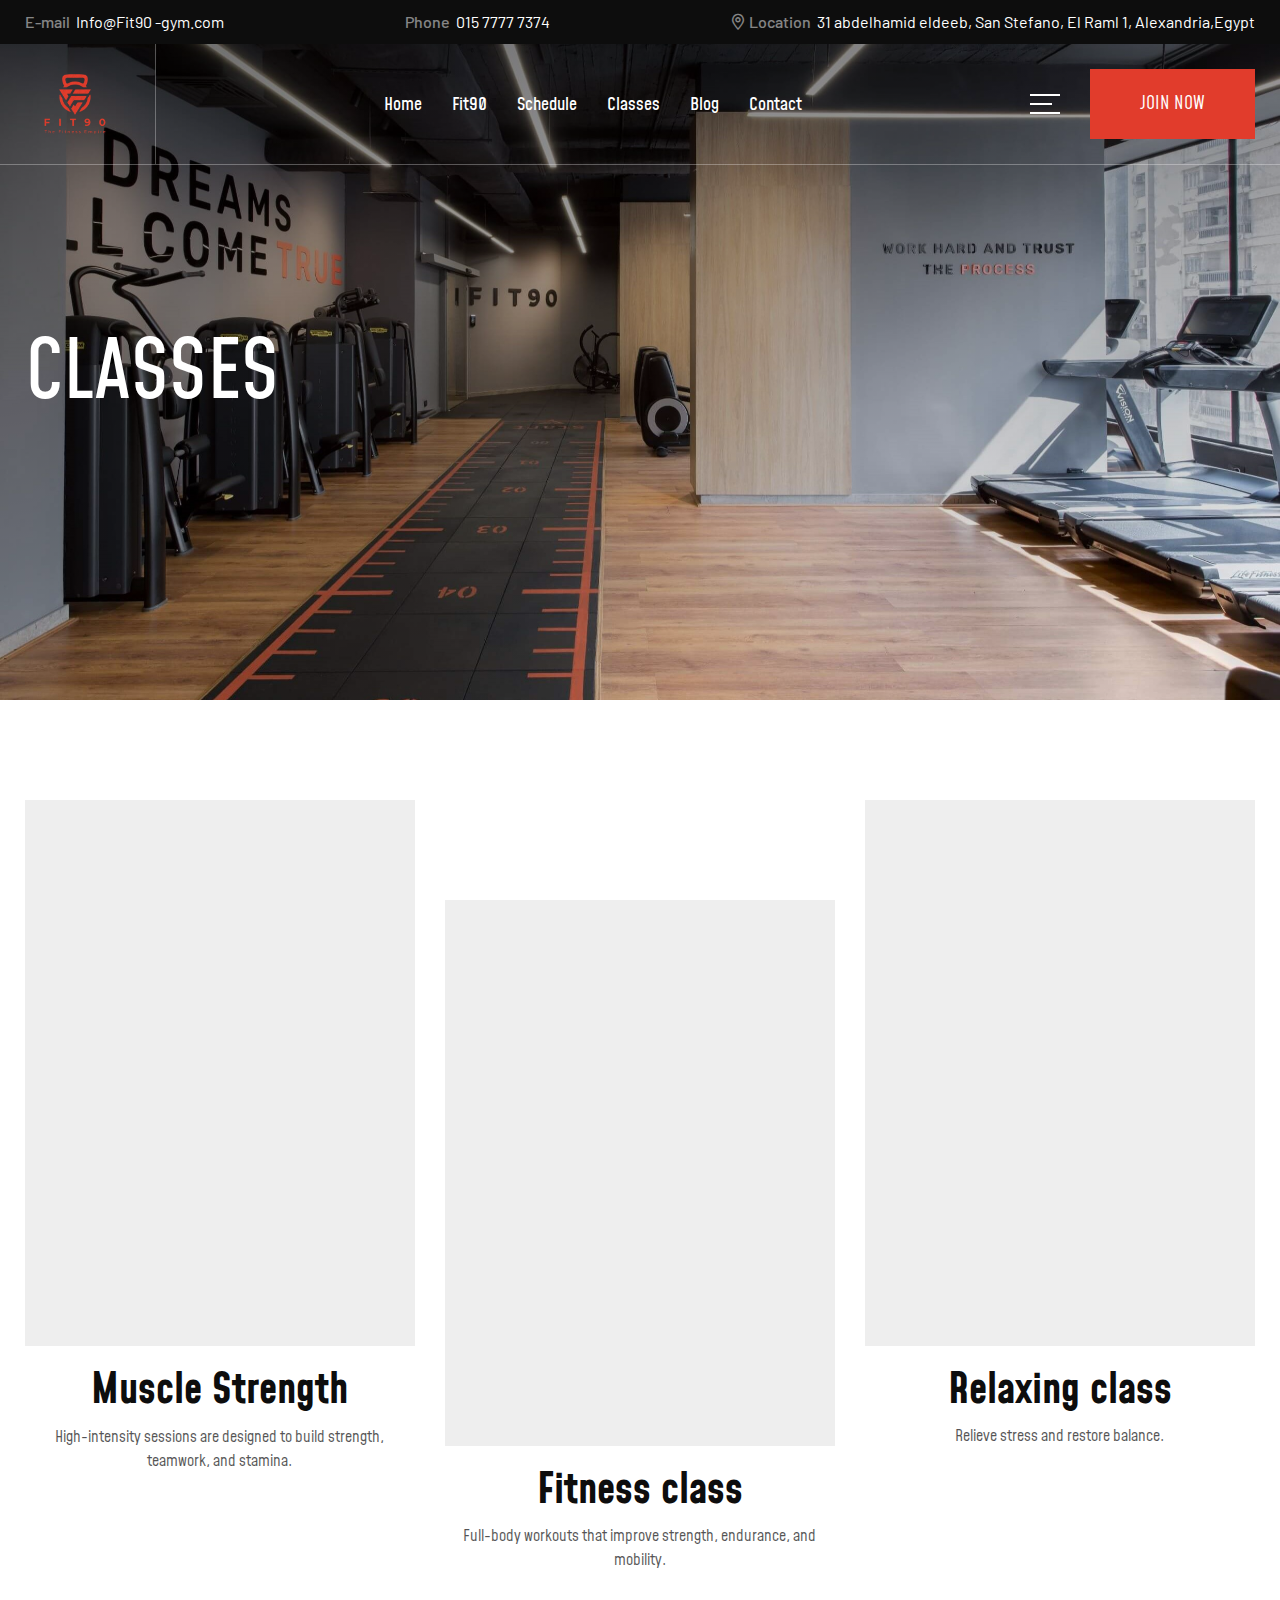
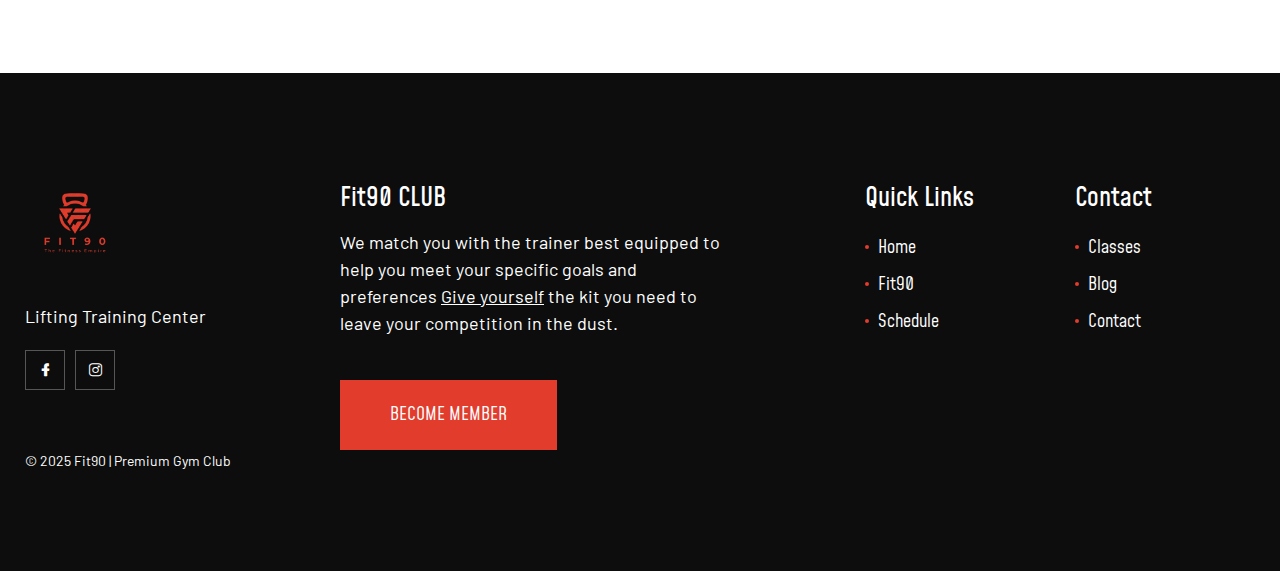
<file: classes.html>
<!doctype html>
<html lang="en">
<head>
<meta charset="utf-8">
<meta name="viewport" content="width=device-width, initial-scale=1, shrink-to-fit=no">
<meta name="theme-color" content="#f42828"/>
<title>Fit90 | Premium Gym Club</title>
<meta name="author" content="MM">
<meta name="description" content="Gym & Sports website for all kind of physical activities">
<meta name="keywords" content="gym, sport, trainer, personal, couch, fullbody, training, program, diet, body, building, healty, life, style, bench, press">

<!-- SOCIAL MEDIA META -->
<meta property="og:description" content="Fit90 | Premium Gym Club">
<meta property="og:image" content="http://www.Fit90-gym.net/Fit90/preview.png">
<meta property="og:site_name" content="Fit90">
<meta property="og:title" content="Fit90">
<meta property="og:type" content="website">
<meta property="og:url" content="http://www.Fit90-gym.net/Fit90">

<!-- TWITTER META -->
<meta name="twitter:card" content="summary">
<meta name="twitter:site" content="@Fit90">
<meta name="twitter:creator" content="@Fit90">
<meta name="twitter:title" content="Fit90">
<meta name="twitter:description" content="Fit90 | Premium Gym Club">
<meta name="twitter:image" content="http://www.Fit90-gym.net/Fit90/preview.png">

<!-- FAVICON FILES -->
<link href="ico/apple-touch-icon-144-precomposed.png" rel="apple-touch-icon" sizes="144x144">
<link href="ico/apple-touch-icon-114-precomposed.png" rel="apple-touch-icon" sizes="114x114">
<link href="ico/apple-touch-icon-72-precomposed.png" rel="apple-touch-icon" sizes="72x72">
<link href="ico/apple-touch-icon-57-precomposed.png" rel="apple-touch-icon">
<link href="ico/favicon.png" rel="shortcut icon">

<!-- CSS FILES -->
<link rel="stylesheet" href="css/lineicons.css">
<link rel="stylesheet" href="css/odometer.min.css">
<link rel="stylesheet" href="css/fancybox.min.css">
<link rel="stylesheet" href="css/swiper.min.css">
<link rel="stylesheet" href="css/bootstrap.min.css">
<link rel="stylesheet" href="css/style.css">
</head>
<body>
<div class="preloader"> 
	<figure>
	<img src="images/section-title-shape.png" alt="Image"> 
		</figure>
		</div>
<!-- end preloader -->
<div class="page-transition"></div>
<!-- end page-transition -->	
<aside class="side-widget">
	<div class="inner">
	  <div class="logo"> <a href="index.html"><img src="images/logo.png" alt="Image"></a> </div>
	  <!-- end logo -->
	  <div class="hide-mobile">
		<p>A great way to evaluate your current fitness level, including measurements that help determine your physical fitness.</p>
		<figure class="gallery"><a href="images/Blog-011.webp" data-fancybox><img src="images/Blog-011.webp" alt="Image"></a><a href="images/Blog-022.webp" data-fancybox><img src="images/Blog-022.webp" alt="Image"></a></figure>
		<h6 class="widget-title">CONTACT INFO</h6>
		<address class="address">
		<p>015 7777 7374<br>
		  <a href="#">Info@Fit90 -gym.com</a></p>
		</address>
		<h6 class="widget-title">FOLLOW US</h6>
		<ul class="social-media">
		  <li><a href="Fit.https://www.facebook.com/fit90.eg"><i class="lni lni-facebook-filled"></i></a></li>
		  <li><a href="https://www.instagram.com/fit90.eg/?hl=en"><i class="lni lni-instagram"></i></a></li>
		  <!-- <li><a href="#"><i class="lni lni-twitter-original"></i></a></li> -->
		  <!-- <li><a href="#"><i class="lni lni-youtube"></i></a></li>
		  <li><a href="#"><i class="lni lni-pinterest"></i></a></li> -->
		</ul>
	  </div>
	  <!-- end hide-mobile -->
	  <div class="show-mobile">
		<div class="site-menu">
		  <ul>
		  <li><a href="index.html">Home</a></li>
		  <li><a href="Fit.html">Fit90 </a></li>
		  <li><a href="schedule.html">Schedule</a></li>
		  <!-- <li><a href="Team.html">Team</a></li> -->
		  <li><a href="classes.html">Classes</a></li>
		  <li><a href="blog.html">Blog</a></li>
		  <li><a href="contact.html">Contact</a></li>
		</ul>
		</div>
		<!-- end site-menu --> 
	  </div>
	  <!-- end show-mobile --> 
	  <small>© 2025 Fit90  | Premium Gym Club</small> </div>
	<!-- end inner --> 
  </aside>
  <!-- end side-widget -->
  <nav class="navbar">
	<div class="topbar">
	  <div class="container">
		<div><b>E-mail</b><a href="#">Info@Fit90 -gym.com</a></div>
		<div><b>Phone</b>015 7777 7374</div>
		<div><b><i class="lni lni-map-marker"></i> Location</b><a href="https://www.google.com/maps/place/fit90/data=!4m2!3m1!1s0x14f5c366c008dd1f:0xfd02f86d4827d582?sa=X&ved=1t:242&ictx=111" target="_blank"> 31 abdelhamid eldeeb, San Stefano, El Raml 1, Alexandria,Egypt</a> </div>
		</div>
	  <!-- end container --> 
	</div>
	<!-- end topbar -->
	<div class="container">
	  <div class="logo"> <a href="index.html"><img src="images/logo.png" alt="Image"></a> </div>
	  <!-- end logo -->
	  <div class="site-menu">
		<ul>
		  <li><a href="index.html">Home</a></li>
		  <li><a href="Fit.html">Fit90 </a></li>
		  <li><a href="schedule.html">Schedule</a></li>
		  <!-- <li><a href="Team.html">Team</a></li> -->
		  <li><a href="classes.html">Classes</a></li>
		  <li><a href="blog.html">Blog</a></li>
		  <li><a href="contact.html">Contact</a></li>
		</ul>
	  </div>
	  <!-- end site-menu -->
	  <div class="hamburger-menu"> <span></span> <span></span> <span></span> </div>
	  <!-- end hamburher-menu -->
	  <div class="navbar-button"> <a href="contact.html">JOIN NOW</a> </div>
	  <!-- end navbar-button --> 
	</div>
	<!-- end container --> 
  </nav>
<!-- end navbar -->
<header class="page-header" data-background="images/slide03.jpg">
	 <div class="container">
	<h2>CLASSES</h2>
		 <p></p>
	</div>
	<!-- end container -->
</header>
<!-- end page-header -->
<section class="content-section">
  <div class="container">
    <div class="row">
	 <div class="col-12">
		<ul class="all-classes">
		 
			<!-- end li -->
			<li><div class="class-box">
					<figure class="wow reveal-effect">
				<img src="images/muscle-strength.jpg" alt="Image">
				</figure>
				<h6>Muscle Strength</h6>
				<small>High-intensity sessions are designed to build strength, teamwork, and stamina. </small>
					</div>
				<!-- end class-box --></li>
			<!-- end li -->
			<!-- <li><div class="class-box">
					<figure class="wow reveal-effect">
				<img src="images/syn.webp" alt="Image">
				</figure>
				<h6>Synrgy Training Zones</h6>
				<small>Your Space. Your Time. Your Expertunctional spaces equipped with the latest training systems. .</small>
					</div>
			</li> -->
			<!-- end li -->
			<!-- <li><div class="class-box">
					<figure class="wow reveal-effect">
				<img src="images/Boxing.webp" alt="Image">
				</figure>
				<h6> Boxing Class</h6>
				<small>Total-body conditioning that improves power, coordination, and balance. 
</small>
					</div></li> -->
			<!-- end li -->
			
				 <li><div class="class-box">
					<figure class="wow reveal-effect">
				<img src="images/fitness01.jpg" alt="Image">
				</figure>
				<h6>Fitness class</h6>
				<small>Full-body workouts that improve strength, endurance, and mobility. </small>
					</div>
				<!-- end class-box --></li>
				 <li><div class="class-box">
					<figure class="wow reveal-effect">
				<img src="images/Relaxing.jpg" alt="Image">
				</figure>
				<h6> Relaxing class</h6>
				<small>Relieve stress and restore balance. 
</small>
					</div>
				<!-- end class-box --></li>
			<!-- end li -->
			<!-- <li><div class="class-box">
					<figure class="wow reveal-effect">
				<a href="#"><img src="images/carousel-class06.jpg" alt="Image"></a>
				</figure>
				<h6>STRENGTH &
BODY PRIMAL</h6>
				<small>Professional Body Strecthing Exersices</small>
					</div>
				</li>
			
			<li><div class="class-box">
					<figure class="wow reveal-effect">
				<a href="#"><img src="images/carousel-class07.jpg" alt="Image"></a>
				</figure>
				<h6>IRON THROWDOWN </h6>
				<small>Very Hard and Effective Training.</small>
					</div>
				</li>
			
			<li><div class="class-box">
					<figure class="wow reveal-effect">
				<a href="#"><img src="images/carousel-class08.jpg" alt="Image"></a>
				</figure>
				<h6>STRONGMAN / 
WOMAN</h6>
				<small>Be Better and Bigger Training System.</small>
					</div>
				</li>
			
			<li><div class="class-box">
					<figure class="wow reveal-effect">
				<a href="#"><img src="images/carousel-class09.jpg" alt="Image"></a>
				</figure>
				<h6>PERSONAL 
COUCHING</h6>
				<small>Your Private Instructor with Experience.</small>
					</div>
				</li> -->
			
		 </ul>
		</div>
		<!-- end col-12 -->
	  </div>
    <!-- end row --> 
  </div>
  <!-- end container --> 
</section>
<!-- end content-section -->
<footer class="footer">
	<div class="container">
		<div class="row">
			<div class="col-xl-3 col-lg-4">
				<div class="logo">
				<img src="images/logo.png" alt="Image">
				</div>
				<!-- end logo -->
				<div class="footer-info">Lifting Training Center<br>
				 </div>
				<!-- end footer-info -->
				<ul class="footer-social">
        <li><a href="Fit.https://www.facebook.com/fit90.eg"><i class="lni lni-facebook-filled"></i></a></li>
        <!-- <li><a href="#"><i class="lni lni-twitter-original"></i></a></li> -->
        <li><a href="https://www.instagram.com/fit90.eg/?hl=en"><i class="lni lni-instagram"></i></a></li>
        <!-- <li><a href="#"><i class="lni lni-youtube"></i></a></li>
        <li><a href="#"><i class="lni lni-pinterest"></i></a></li> -->
	</ul>
		</div>
      <!-- end col-3 --> 
			<div class="col-lg-4">
				<h6 class="widget-title">Fit90 CLUB</h6>
				<p>We match you with the trainer best equipped to help you meet your specific goals and preferences <u>Give yourself</u> the kit you need to leave your competition in the dust.</p><br>
				<a href="contact.html" class="custom-button">BECOME MEMBER</a>
		</div>
      <!-- end col-4 --> 
			<div class="col-lg-2 offset-xl-1 col-sm-6">
				<h6 class="widget-title">Quick Links</h6>
				<ul class="footer-menu">
					           <li><a href="index.html">Home</a></li>
        <li><a href="Fit.html">Fit90 </a></li>
        <li><a href="schedule.html">Schedule</a></li>
        <!-- <li><a href="Team.html">Team</a></li> -->
				</ul>
		</div>
      <!-- end col-2 -->
			<div class="col-lg-2 col-sm-6">
				<h6 class="widget-title">Contact</h6>
				<ul class="footer-menu">
				  <li><a href="classes.html">Classes</a></li>
        <li><a href="blog.html">Blog</a></li>
        <li><a href="contact.html">Contact</a></li>
				</ul>
		</div>
      <!-- end col-2 -->
			<div class="col-12">
			<p class="copyright">© 2025 Fit90 | Premium Gym Club</p>
			</div>
			<!-- end col-12 -->
    </div>
    <!-- end row --> 
  </div>
  <!-- end container --> 
	</footer>
	<!-- end footer -->

<!-- JS FILES --> 
<script src="js/jquery.min.js"></script> 
<script src="js/bootstrap.min.js"></script> 
<script src="js/fancybox.min.js"></script> 
<script src="js/swiper.min.js"></script> 
<script src="js/odometer.min.js"></script> 
<script src="js/wow.min.js"></script> 
<script src="js/scripts.js"></script>
</body>
</html>
</file>
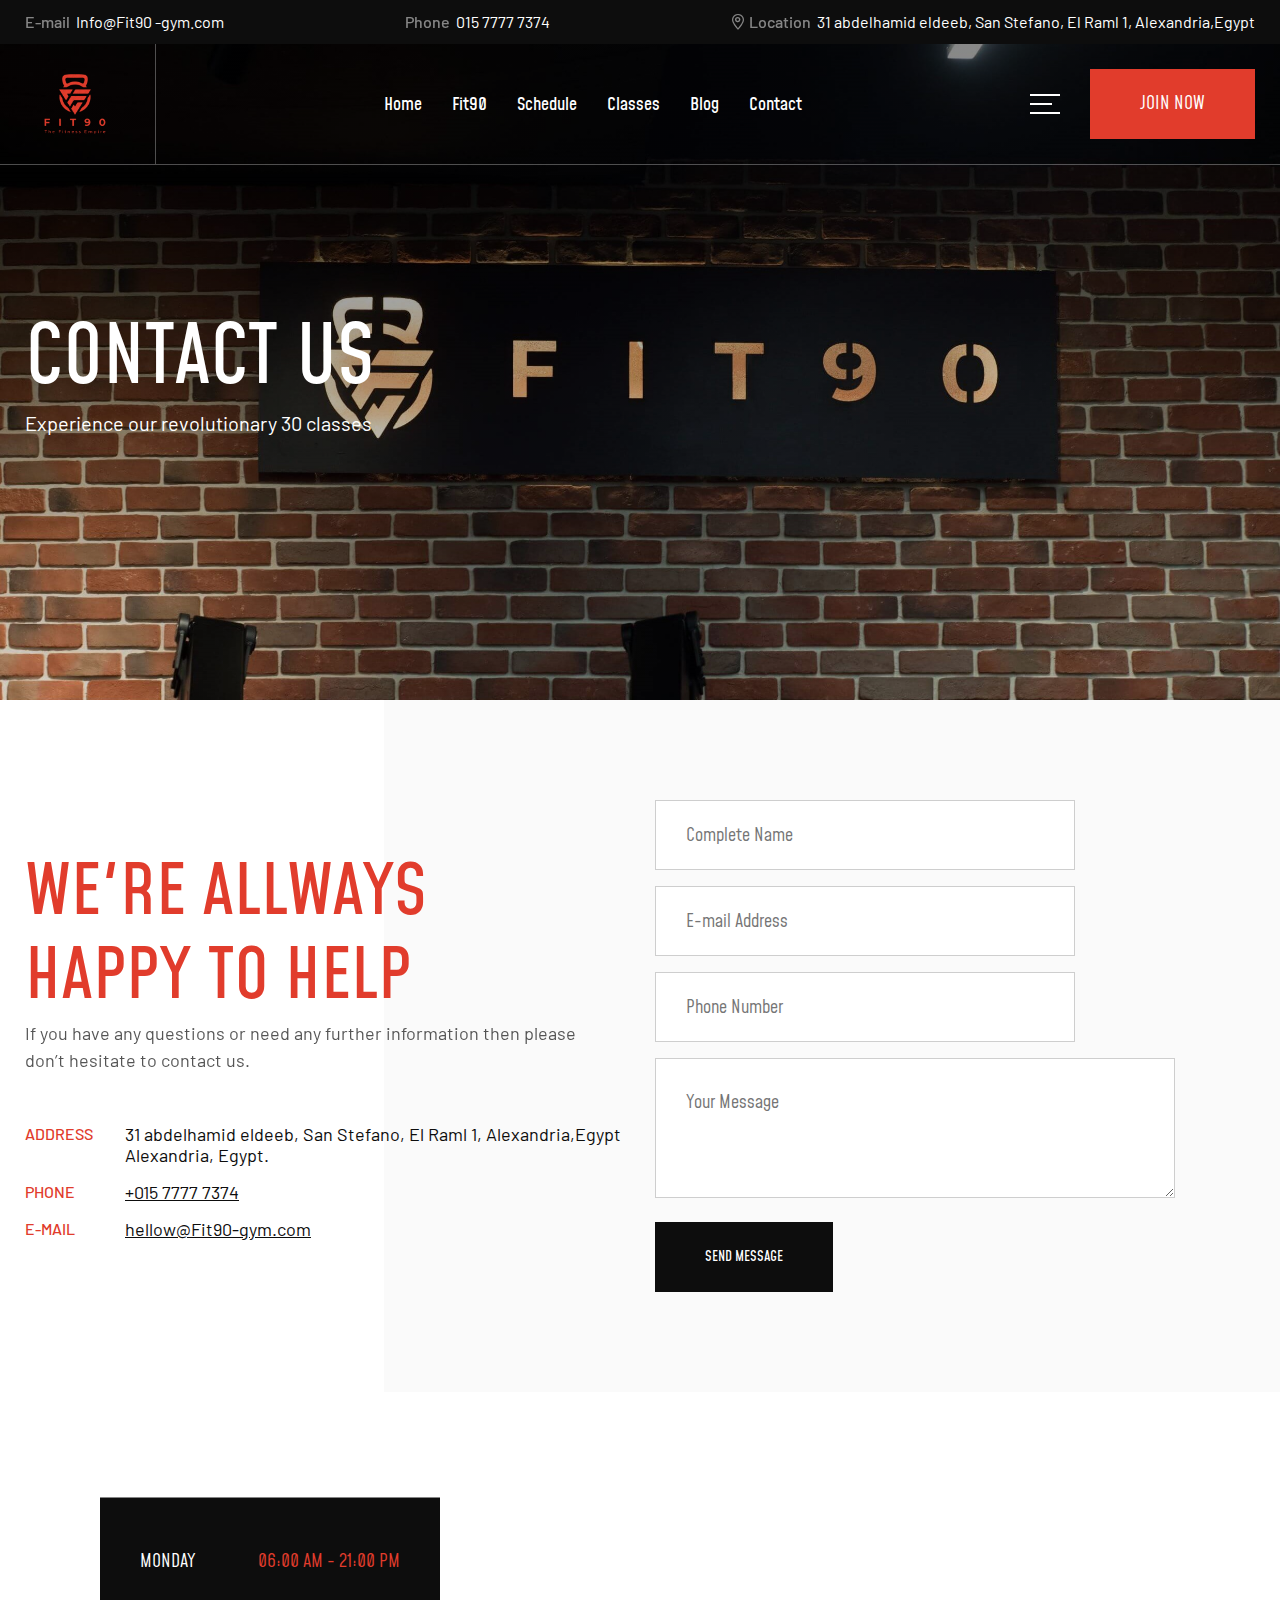
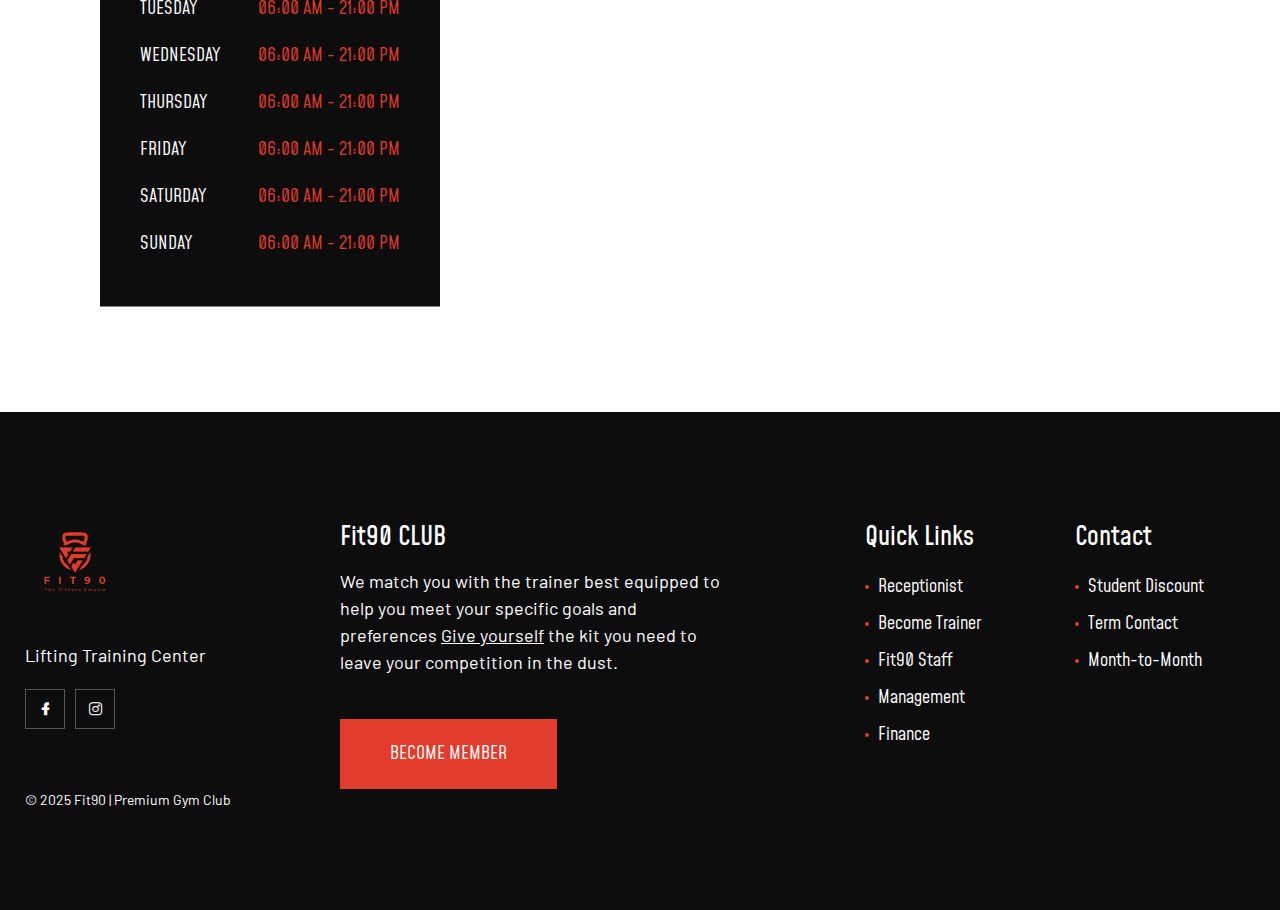
<file: contact.html>
<!doctype html>
<html lang="en">
<head>
<meta charset="utf-8">
<meta name="viewport" content="width=device-width, initial-scale=1, shrink-to-fit=no">
<meta name="theme-color" content="#f42828"/>
<title>Fit90 | Premium Gym Club</title>
<meta name="author" content="MM">
<meta name="description" content="Gym & Sports website for all kind of physical activities">
<meta name="keywords" content="gym, sport, trainer, personal, couch, fullbody, training, program, diet, body, building, healty, life, style, bench, press">

<!-- SOCIAL MEDIA META -->
<meta property="og:description" content="Fit90 | Premium Gym Club">
<meta property="og:image" content="http://www.Fit90-gym/Fit90/preview.png">
<meta property="og:site_name" content="Fit90">
<meta property="og:title" content="Fit90">
<meta property="og:type" content="website">
<meta property="og:url" content="http://www.Fit90-gym/Fit90">

<!-- TWITTER META -->
<meta name="twitter:card" content="summary">
<meta name="twitter:site" content="@Fit90">
<meta name="twitter:creator" content="@Fit90">
<meta name="twitter:title" content="Fit90">
<meta name="twitter:description" content="Fit90 | Premium Gym Club">
<meta name="twitter:image" content="http://www.Fit90-gym/Fit90/preview.png">

<!-- FAVICON FILES -->
<link href="ico/apple-touch-icon-144-precomposed.png" rel="apple-touch-icon" sizes="144x144">
<link href="ico/apple-touch-icon-114-precomposed.png" rel="apple-touch-icon" sizes="114x114">
<link href="ico/apple-touch-icon-72-precomposed.png" rel="apple-touch-icon" sizes="72x72">
<link href="ico/apple-touch-icon-57-precomposed.png" rel="apple-touch-icon">
<link href="ico/favicon.png" rel="shortcut icon">

<!-- CSS FILES -->
<link rel="stylesheet" href="css/lineicons.css">
<link rel="stylesheet" href="css/odometer.min.css">
<link rel="stylesheet" href="css/fancybox.min.css">
<link rel="stylesheet" href="css/swiper.min.css">
<link rel="stylesheet" href="css/bootstrap.min.css">
<link rel="stylesheet" href="css/style.css">
</head>
<body>
<div class="preloader"> 
	<figure>
	<img src="images/section-title-shape.png" alt="Image"> 
		</figure>
		</div>
<!-- end preloader -->
<div class="page-transition"></div>
<!-- end page-transition -->	
<aside class="side-widget">
	<div class="inner">
	  <div class="logo"> <a href="index.html"><img src="images/logo.png" alt="Image"></a> </div>
	  <!-- end logo -->
	  <div class="hide-mobile">
		<p>A great way to evaluate your current fitness level, including measurements that help determine your physical fitness.</p>
		<figure class="gallery"><a href="images/Blog-011.webp" data-fancybox><img src="images/Blog-011.webp" alt="Image"></a><a href="images/Blog-022.webp" data-fancybox><img src="images/Blog-022.webp" alt="Image"></a></figure>
		<h6 class="widget-title">CONTACT INFO</h6>
		<address class="address">
		<p>015 7777 7374<br>
		  <a href="#">Info@Fit90 -gym.com</a></p>
		</address>
		<h6 class="widget-title">FOLLOW US</h6>
		<ul class="social-media">
		  <li><a href="Fit.https://www.facebook.com/fit90.eg"><i class="lni lni-facebook-filled"></i></a></li>
		  <li><a href="https://www.instagram.com/fit90.eg/?hl=en"><i class="lni lni-instagram"></i></a></li>
		  <!-- <li><a href="#"><i class="lni lni-twitter-original"></i></a></li> -->
		  <!-- <li><a href="#"><i class="lni lni-youtube"></i></a></li>
		  <li><a href="#"><i class="lni lni-pinterest"></i></a></li> -->
		</ul>
	  </div>
	  <!-- end hide-mobile -->
	  <div class="show-mobile">
		<div class="site-menu">
		  <ul>
		  <li><a href="index.html">Home</a></li>
		  <li><a href="Fit.html">Fit90 </a></li>
		  <li><a href="schedule.html">Schedule</a></li>
		  <!-- <li><a href="Team.html">Team</a></li> -->
		  <li><a href="classes.html">Classes</a></li>
		  <li><a href="blog.html">Blog</a></li>
		  <li><a href="contact.html">Contact</a></li>
		</ul>
		</div>
		<!-- end site-menu --> 
	  </div>
	  <!-- end show-mobile --> 
	  <small>© 2025 Fit90  | Premium Gym Club</small> </div>
	<!-- end inner --> 
  </aside>
  <!-- end side-widget -->
  <nav class="navbar">
	<div class="topbar">
	  <div class="container">
		<div><b>E-mail</b><a href="#">Info@Fit90 -gym.com</a></div>
		<div><b>Phone</b>015 7777 7374</div>
		<div><b><i class="lni lni-map-marker"></i> Location</b><a href="https://www.google.com/maps/place/fit90/data=!4m2!3m1!1s0x14f5c366c008dd1f:0xfd02f86d4827d582?sa=X&ved=1t:242&ictx=111" target="_blank"> 31 abdelhamid eldeeb, San Stefano, El Raml 1, Alexandria,Egypt</a> </div>
		</div>
	  <!-- end container --> 
	</div>
	<!-- end topbar -->
	<div class="container">
	  <div class="logo"> <a href="index.html"><img src="images/logo.png" alt="Image"></a> </div>
	  <!-- end logo -->
	  <div class="site-menu">
		<ul>
		  <li><a href="index.html">Home</a></li>
		  <li><a href="Fit.html">Fit90 </a></li>
		  <li><a href="schedule.html">Schedule</a></li>
		  <!-- <li><a href="Team.html">Team</a></li> -->
		  <li><a href="classes.html">Classes</a></li>
		  <li><a href="blog.html">Blog</a></li>
		  <li><a href="contact.html">Contact</a></li>
		</ul>
	  </div>
	  <!-- end site-menu -->
	  <div class="hamburger-menu"> <span></span> <span></span> <span></span> </div>
	  <!-- end hamburher-menu -->
	  <div class="navbar-button"> <a href="contact.html">JOIN NOW</a> </div>
	  <!-- end navbar-button --> 
	</div>
	<!-- end container --> 
  </nav>
  
<!-- end navbar -->
<header class="page-header" data-background="images/slide01.jpg">
	 <div class="container">
	<h2>CONTACT US</h2>
		 <p>Experience our revolutionary 30 classes</p>
	</div>
	<!-- end container -->
</header>
<!-- end page-header -->
<section class="content-section left-white-spacing" data-background="#fafafa">
  <div class="container">
    <div class="row align-items-center">
      <div class="col-lg-6">
         <div class="section-title text-left">
		  <h2>WE'RE ALLWAYS <br>HAPPY
TO HELP</h2>
			 <p>If you have any questions or need any further information then please<br>
don’t hesitate to contact us.</p>
		  </div>
		  <!-- end section-title -->
		  <ul class="contact-box">
		  <li><h6>ADDRESS</h6> <span> 31 abdelhamid eldeeb, San Stefano, El Raml 1, Alexandria,Egypt<br>
			Alexandria, Egypt.</span></li>
			  <li><h6>PHONE</h6> <a href="015 7777 7374">+015 7777 7374</a></li>
			  <li><h6>E-MAIL</h6> <a href="#">hellow@Fit90-gym.com</a></li>
		  </ul>
      </div>
      <!-- end col-6 -->
		<div class="col-lg-6">
         <div class="contact-form">
			<form>
			 <div class="form-group">
				<input type="text" placeholder="Complete Name">
				</div>
				<!-- end form-group -->
			 <div class="form-group">
				<input type="text" placeholder="E-mail Address">
				</div>
				<!-- end form-group -->
			 <div class="form-group">
				<input type="text" placeholder="Phone Number">
				</div>
				<!-- end form-group -->
			 <div class="form-group">
				<textarea placeholder="Your Message"></textarea>
				</div>
				<!-- end form-group -->
				<div class="form-group">
					<input type="submit" value="SEND MESSAGE">
				</div>
				<!-- end form-group -->
			 </form>
			</div>
			<!-- end contact-form -->
		</div>
      <!-- end col-6 -->
    </div>
    <!-- end row --> 
  </div>
  <!-- end container --> 
</section>
<!-- end content-section -->
<div class="google-maps">
	<iframe src="https://maps.google.com/maps?width=520&amp;height=400&amp;hl=en&amp;q=fit90%201%20Shooting%20Club,%20Abis,%20Moharam%20BekGrafton%20Street+(fit90%201%20Shooting%20Club,%20Abis,%20Moharam%20BekGrafton%20Street)&amp;t=&amp;z=12&amp;ie=UTF8&amp;iwloc=B&amp;output=embed" id="gmap_canvas" frameborder="0" scrolling="no" style="width: 100%; height: 620px;"></iframe><a href="https://www.ivatech.dev" style="display:none;">website development</a>	<ul class="timetable">
		<!-- <iframe width="520" height="400" frameborder="0" scrolling="no" marginheight="0" marginwidth="0" id="gmap_canvas" src="https://maps.google.com/maps?width=520&amp;height=400&amp;hl=en&amp;q=fit90%201%20Shooting%20Club,%20Abis,%20Moharam%20BekGrafton%20Street,%20Dublin,%20Ireland%20Alexandria+(fit90%201%20Shooting%20Club,%20Abis,%20Moharam%20BekGrafton%20Street,%20Dublin,%20Ireland)&amp;t=&amp;z=12&amp;ie=UTF8&amp;iwloc=B&amp;output=embed"></iframe> <a href='https://www.versicherungen.at/fahrrad-e-bike-garantieversicherung/'>Neuwertversicherung Fahrrad</a> <script type='text/javascript' src='https://embedmaps.com/google-maps-authorization/script.js?id=03c52588e497e29049ea8f5011d37d88c382bd40'></script> -->
			<li><span>MONDAY</span> <b> 06:00 AM - 21:00 PM</b></li>
			<li><span>TUESDAY</span> <b> 06:00 AM - 21:00 PM</b></li>
			<li><span>WEDNESDAY</span> <b> 06:00 AM - 21:00 PM</b></li>
			<li><span>THURSDAY</span> <b> 06:00 AM - 21:00 PM</b></li>
			<li><span>FRIDAY</span> <b> 06:00 AM - 21:00 PM</b></li>
			<li><span>SATURDAY</span> <b> 06:00 AM - 21:00 PM</b></li>
			<li><span>SUNDAY</span> <b> 06:00 AM - 21:00 PM</b></li>
			</ul>
</div>
	<!-- end google-maps -->
	<footer class="footer">
		<div class="container">
			<div class="row">
				<div class="col-xl-3 col-lg-4">
					<div class="logo">
					<img src="images/logo.png" alt="Image">
					</div>
					<!-- end logo -->
					<div class="footer-info">Lifting Training Center<br>
					 </div>
					<!-- end footer-info -->
					<ul class="footer-social">
			<li><a href="Fit.https://www.facebook.com/fit90.eg"><i class="lni lni-facebook-filled"></i></a></li>
			<!-- <li><a href="#"><i class="lni lni-twitter-original"></i></a></li> -->
			<li><a href="https://www.instagram.com/fit90.eg/?hl=en"><i class="lni lni-instagram"></i></a></li>
			<!-- <li><a href="#"><i class="lni lni-youtube"></i></a></li>
			<li><a href="#"><i class="lni lni-pinterest"></i></a></li> -->
		</ul>
			</div>
		  <!-- end col-3 --> 
				<div class="col-lg-4">
					<h6 class="widget-title">Fit90 CLUB</h6>
					<p>We match you with the trainer best equipped to help you meet your specific goals and preferences <u>Give yourself</u> the kit you need to leave your competition in the dust.</p><br>
					<a href="contact.html" class="custom-button">BECOME MEMBER</a>
			</div>
		  <!-- end col-4 --> 
				<div class="col-lg-2 offset-xl-1 col-sm-6">
					<h6 class="widget-title">Quick Links</h6>
					<ul class="footer-menu">
						<li><a href="#">Receptionist</a></li>
						<li><a href="#">Become Trainer</a></li>
						<li><a href="#">Fit90 Staff</a></li>
						<li><a href="#">Management</a></li>
						<li><a href="#">Finance</a></li>
					</ul>
			</div>
		  <!-- end col-2 -->
				<div class="col-lg-2 col-sm-6">
					<h6 class="widget-title">Contact</h6>
					<ul class="footer-menu">
						<li><a href="#">Student Discount</a></li>
						<li><a href="#">Term Contact</a></li>
						<li><a href="#">Month-to-Month</a></li>
					</ul>
			</div>
		  <!-- end col-2 -->
				<div class="col-12">
				<p class="copyright">© 2025 Fit90 | Premium Gym Club</p>
				</div>
				<!-- end col-12 -->
		</div>
		<!-- end row --> 
	  </div>
	  <!-- end container --> 
		</footer>
	<!-- end footer -->

<!-- JS FILES --> 
<script src="js/jquery.min.js"></script> 
<script src="js/bootstrap.min.js"></script> 
<script src="js/fancybox.min.js"></script> 
<script src="js/swiper.min.js"></script> 
<script src="js/odometer.min.js"></script> 
<script src="js/wow.min.js"></script> 
<script src="js/scripts.js"></script>
</body>
</html>
</file>
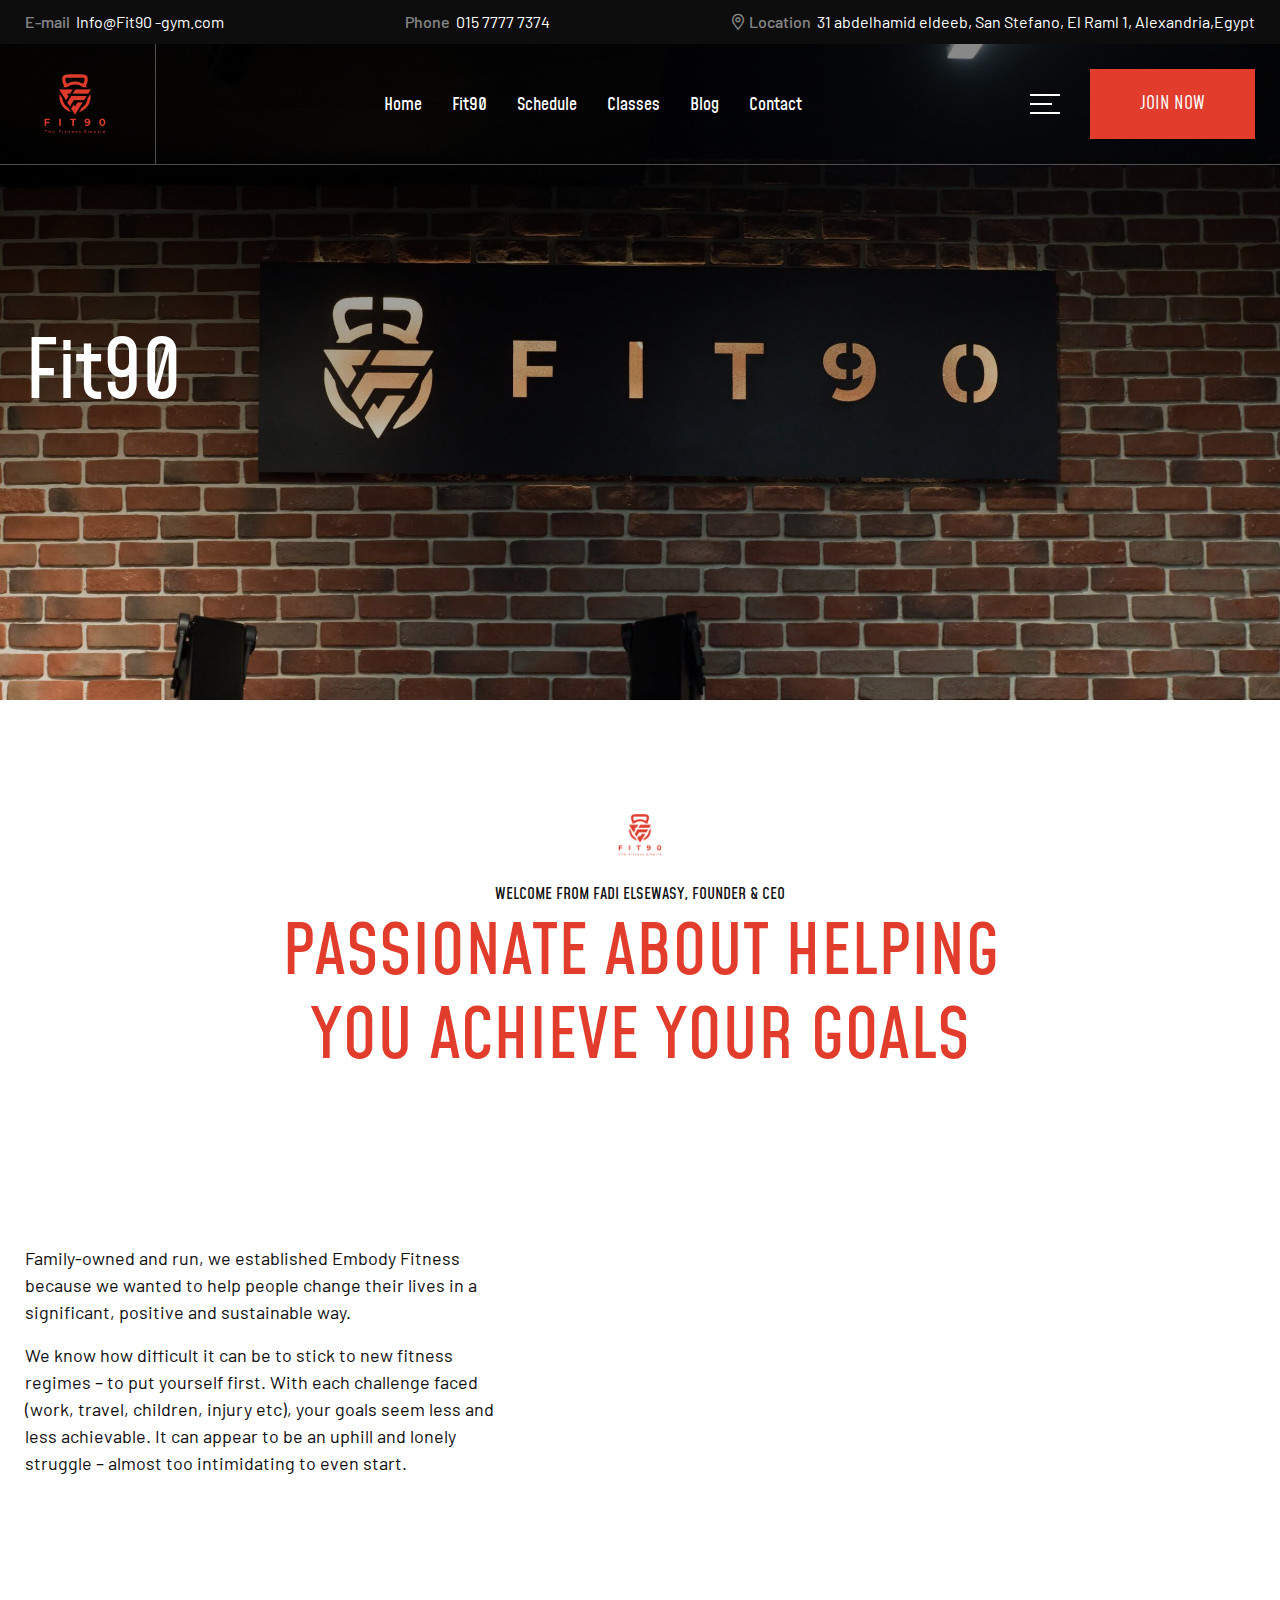
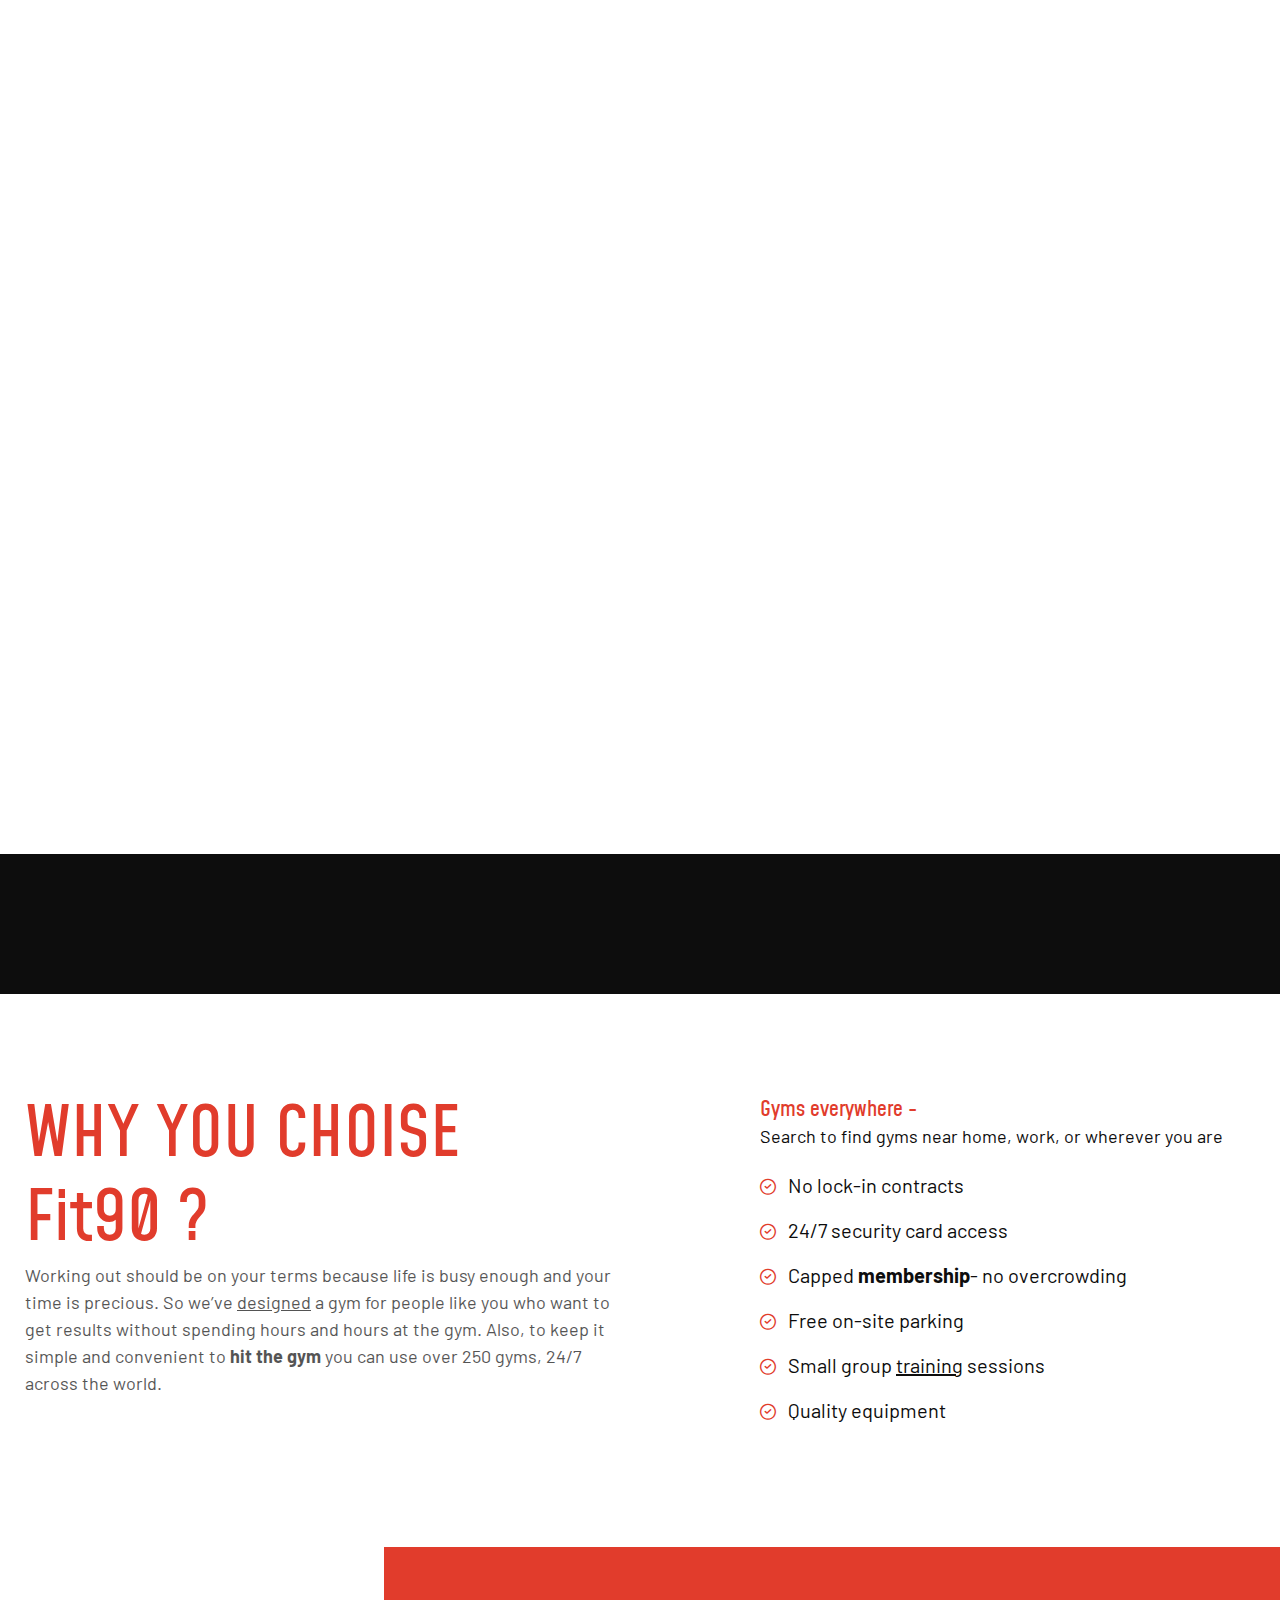
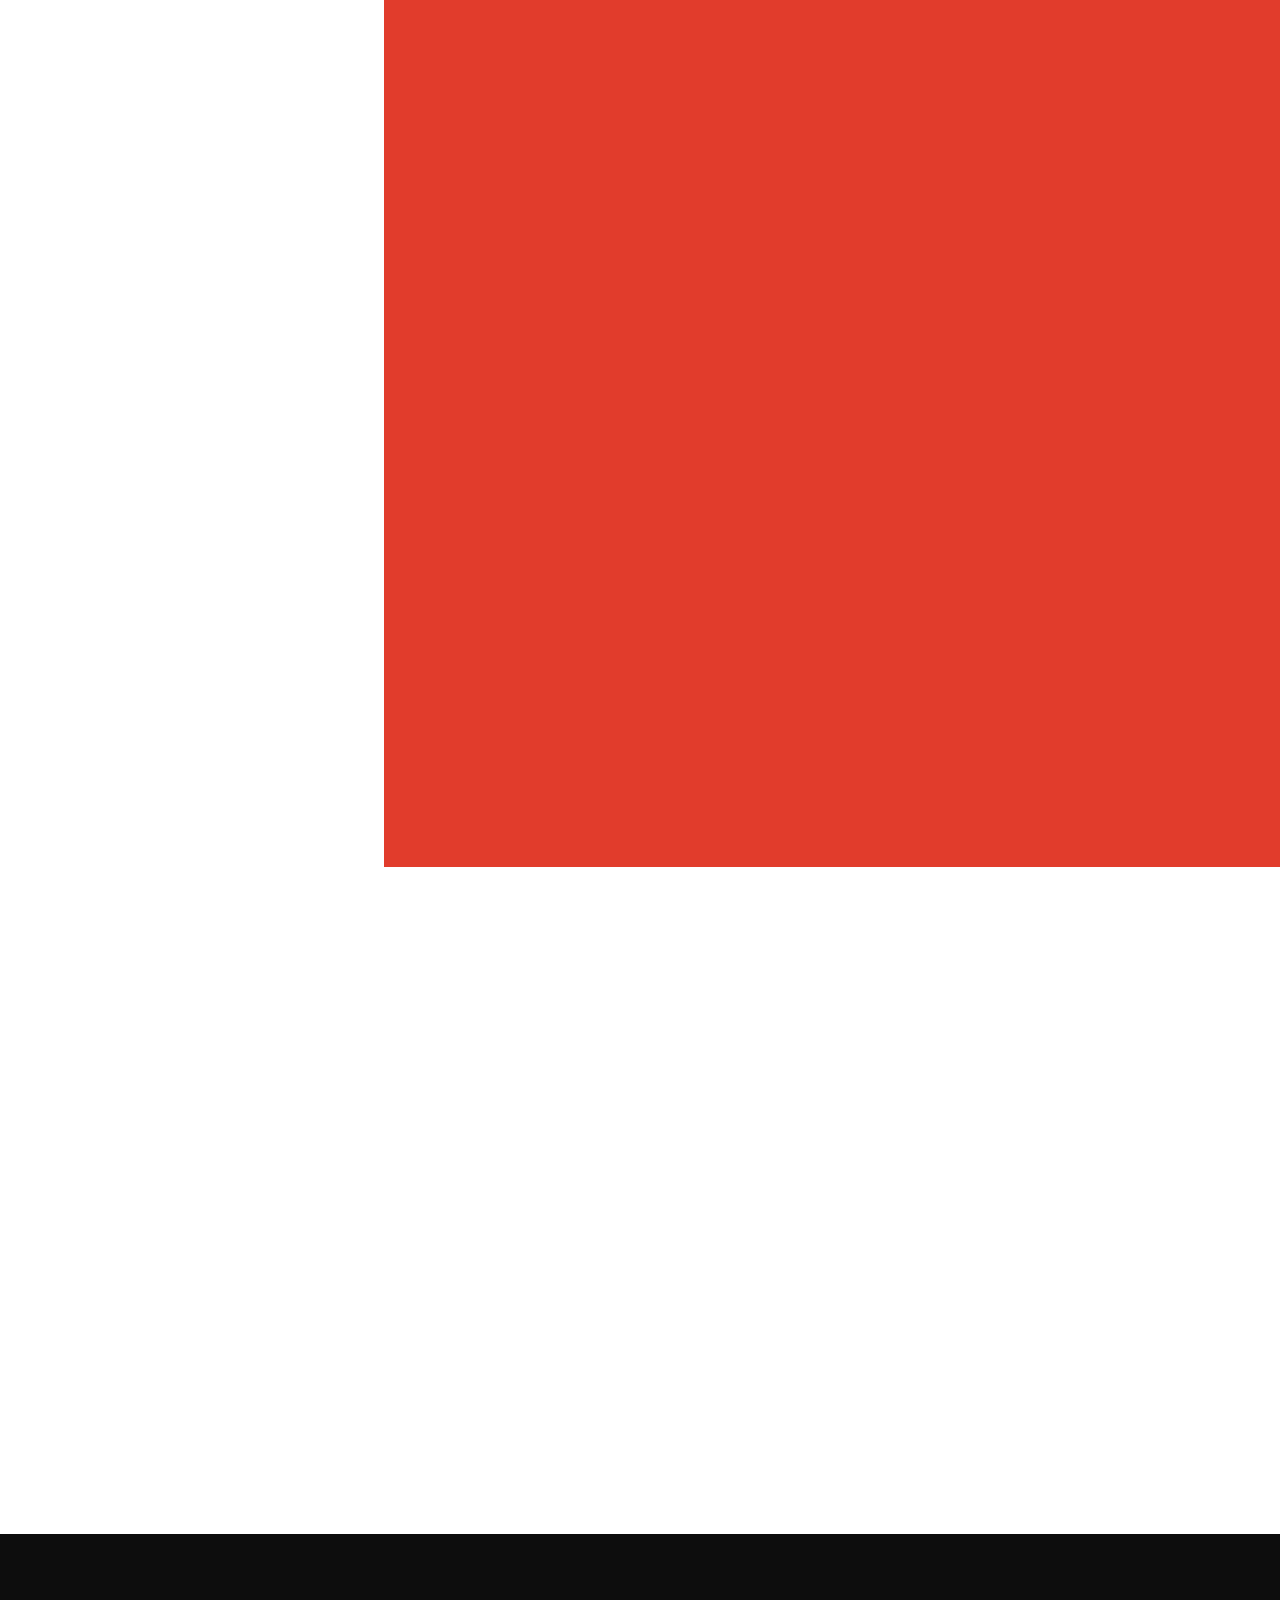
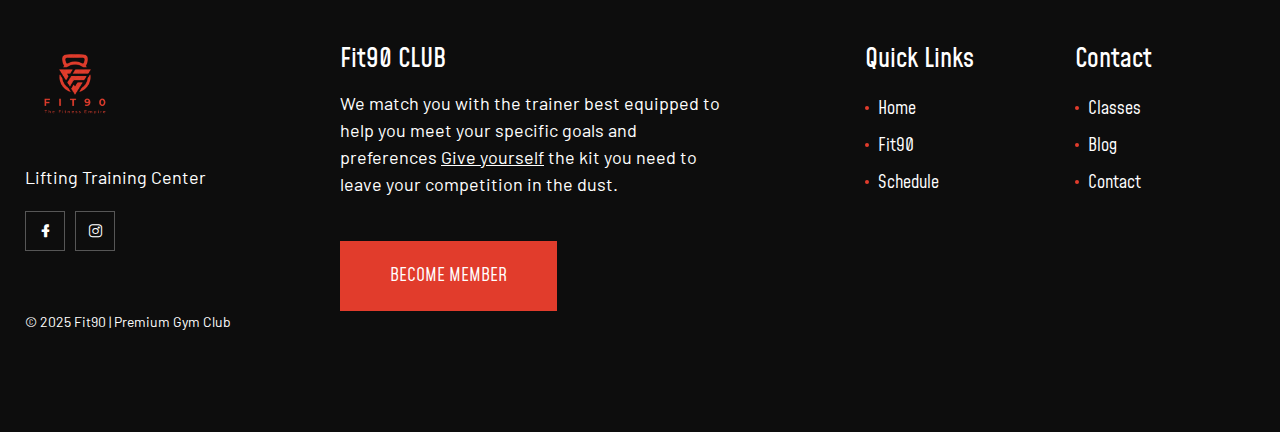
<file: Fit.html>
<!doctype html>
<html lang="en">
<head>
<meta charset="utf-8">
<meta name="viewport" content="width=device-width, initial-scale=1, shrink-to-fit=no">
<meta name="theme-color" content="#f42828"/>
<title>Fit90 | Premium Gym Club</title>
<meta name="author" content="MM">
<meta name="description" content="Gym & Sports website for all kind of physical activities">
<meta name="keywords" content="gym, sport, trainer, personal, couch, fullbody, training, program, diet, body, building, healty, life, style, bench, press">

<!-- SOCIAL MEDIA META -->
<meta property="og:description" content="Fit90 | Premium Gym Club">
<meta property="og:image" content="http://Fit90-gym/Fit90/preview.png">
<meta property="og:site_name" content="Fit90">
<meta property="og:title" content="Fit90">
<meta property="og:type" content="website">
<meta property="og:url" content="http://www.Fit90-gym/Fit90">

<!-- TWITTER META -->
<meta name="twitter:card" content="summary">
<meta name="twitter:site" content="@Fit90">
<meta name="twitter:creator" content="@Fit90">
<meta name="twitter:title" content="Fit90">
<meta name="twitter:description" content="Fit90 | Premium Gym Club">
<meta name="twitter:image" content="http://www.Fit90-gym/Fit90/preview.png">

<!-- FAVICON FILES -->
<link href="ico/apple-touch-icon-144-precomposed.png" rel="apple-touch-icon" sizes="144x144">
<link href="ico/apple-touch-icon-114-precomposed.png" rel="apple-touch-icon" sizes="114x114">
<link href="ico/apple-touch-icon-72-precomposed.png" rel="apple-touch-icon" sizes="72x72">
<link href="ico/apple-touch-icon-57-precomposed.png" rel="apple-touch-icon">
<link href="ico/favicon.png" rel="shortcut icon">

<!-- CSS FILES -->
<link rel="stylesheet" href="css/lineicons.css">
<link rel="stylesheet" href="css/odometer.min.css">
<link rel="stylesheet" href="css/fancybox.min.css">
<link rel="stylesheet" href="css/swiper.min.css">
<link rel="stylesheet" href="css/bootstrap.min.css">
<link rel="stylesheet" href="css/style.css">
</head>
<body>
<div class="preloader">
  <figure> <img src="images/section-title-shape.png" alt="Image"> </figure>
</div>
<!-- end preloader -->
<div class="page-transition"></div>
<!-- end page-transition -->
<aside class="side-widget">
  <div class="inner">
    <div class="logo"> <a href="index.html"><img src="images/logo.png" alt="Image"></a> </div>
    <!-- end logo -->
    <div class="hide-mobile">
      <p>A great way to evaluate your current fitness level, including measurements that help determine your physical fitness.</p>
      <figure class="gallery"><a href="images/Blog-011.webp" data-fancybox><img src="images/Blog-011.webp" alt="Image"></a><a href="images/Blog-022.webp" data-fancybox><img src="images/Blog-022.webp" alt="Image"></a></figure>
      <h6 class="widget-title">CONTACT INFO</h6>
      <address class="address">
      <p>015 7777 7374<br>
        <a href="#">Info@Fit90 -gym.com</a></p>
      </address>
      <h6 class="widget-title">FOLLOW US</h6>
      <ul class="social-media">
        <li><a href="Fit.https://www.facebook.com/fit90.eg"><i class="lni lni-facebook-filled"></i></a></li>
        <li><a href="https://www.instagram.com/fit90.eg/?hl=en"><i class="lni lni-instagram"></i></a></li>
        <!-- <li><a href="#"><i class="lni lni-twitter-original"></i></a></li> -->
        <!-- <li><a href="#"><i class="lni lni-youtube"></i></a></li>
        <li><a href="#"><i class="lni lni-pinterest"></i></a></li> -->
      </ul>
    </div>
    <!-- end hide-mobile -->
    <div class="show-mobile">
      <div class="site-menu">
        <ul>
        <li><a href="index.html">Home</a></li>
        <li><a href="Fit.html">Fit90 </a></li>
        <li><a href="schedule.html">Schedule</a></li>
        <!-- <li><a href="Team.html">Team</a></li> -->
        <li><a href="classes.html">Classes</a></li>
        <li><a href="blog.html">Blog</a></li>
        <li><a href="contact.html">Contact</a></li>
      </ul>
      </div>
      <!-- end site-menu --> 
    </div>
    <!-- end show-mobile --> 
    <small>© 2025 Fit90  | Premium Gym Club</small> </div>
  <!-- end inner --> 
</aside>
<!-- end side-widget -->
<nav class="navbar">
  <div class="topbar">
    <div class="container">
	  <div><b>E-mail</b><a href="#">Info@Fit90 -gym.com</a></div>
	  <div><b>Phone</b>015 7777 7374</div>
	  <div><b><i class="lni lni-map-marker"></i> Location</b><a href="https://www.google.com/maps/place/fit90/data=!4m2!3m1!1s0x14f5c366c008dd1f:0xfd02f86d4827d582?sa=X&ved=1t:242&ictx=111" target="_blank"> 31 abdelhamid eldeeb, San Stefano, El Raml 1, Alexandria,Egypt</a> </div>
	  </div>
    <!-- end container --> 
  </div>
  <!-- end topbar -->
  <div class="container">
    <div class="logo"> <a href="index.html"><img src="images/logo.png" alt="Image"></a> </div>
    <!-- end logo -->
    <div class="site-menu">
      <ul>
        <li><a href="index.html">Home</a></li>
        <li><a href="Fit.html">Fit90 </a></li>
        <li><a href="schedule.html">Schedule</a></li>
        <!-- <li><a href="Team.html">Team</a></li> -->
        <li><a href="classes.html">Classes</a></li>
        <li><a href="blog.html">Blog</a></li>
        <li><a href="contact.html">Contact</a></li>
      </ul>
    </div>
    <!-- end site-menu -->
    <div class="hamburger-menu"> <span></span> <span></span> <span></span> </div>
    <!-- end hamburher-menu -->
    <div class="navbar-button"> <a href="contact.html">JOIN NOW</a> </div>
    <!-- end navbar-button --> 
  </div>
  <!-- end container --> 
</nav>
<!-- end navbar -->
<header class="page-header" data-background="images/page-header02.jpg">
  <div class="container">
    <h2>Fit90</h2>
    <p></p>
  </div>
  <!-- end container --> 
</header>
<!-- end page-header -->
<section class="content-section">
  <div class="container">
    <div class="row align-items-center no-gutters">
      <div class="col-12">
        <div class="section-title wow fade animated" style="visibility: visible;">
          <figure><img src="images/logo.png" alt="Image"></figure>
          <h6>WELCOME FROM FADI ELSEWASY, FOUNDER & CEO</h6>
          <h2>PASSIONATE ABOUT HELPING<br>
            YOU ACHIEVE YOUR GOALS</h2>
        </div>
        <!-- end section-title --> 
      </div>
      <!-- end col-12 -->
      <div class="col-lg-6">
        <div class="side-content left">
          <p>Family-owned and run, we established Embody Fitness because
            we wanted to help people change their lives in a significant,
            positive and sustainable way.</p>
          <p>We know how difficult it can be to stick to new fitness regimes –
            to put yourself first. With each challenge faced (work, travel,
            children, injury etc), your goals seem less and less achievable. It
            can appear to be an uphill and lonely struggle – almost too
            intimidating to even start.</p>
          <!-- <figure> <img src="images/signature.png" alt="Image"> </figure> -->
        </div>
        <!-- end side-content --> 
      </div>
      <!-- end col-6 -->
      <div class="col-lg-6">
        <figure class="side-image full-right wow reveal-effect"> <img src="images/side-image10.png" alt="Image"> </figure>
        <!-- end side-image --> 
      </div>
      <!-- end col-6 --> 
    </div>
    <!-- end row --> 
  </div>
  <!-- end container --> 
</section>

<!-- end content-section -->
<section class="content-section bottom-dark-spacing" >
  <div class="container">
    <div class="row">
      <div class="col-lg-6">
        <figure class="side-member wow reveal-effect"> <img src="images/ceo.jpg" alt="Image">
          <figcaption>
            <h5>Dr.Fadi Elsewasy</h5>
            <span>Founder & CEO, Embody Fitness</span> </figcaption>
        </figure>
        <!-- end side-member --> 
      </div>
      <!-- end col-6 -->
      <div class="col-lg-6 mt-5 mt-md-0">
        <div class="side-content right wow fade">
          <h2>INVESTED IN<br>
            YOURSELF?</h2>
          <h6>“Lorem ipsum dolor sit amet consectetur adipisicing elit. 
            Lorem, ipsum dolor sit amet consectetur adipisicing..</h6>
          <p>Lorem ipsum dolor sit amet, consectetur adipisicing elit. Eos ex consequuntur magni nam fugiat. Voluptate nulla repudiandae eos iste maxime blanditiis corrupti amet quae magni doloribus ullam obcaecati, quas adipisci! Vel illo similique pariatur omnis? Officia dolore eos voluptates ipsa?”</p>
          <!-- <figure> <img src="images/signature.png" alt="Image"> </figure> -->
        </div>
        <!-- end side-member-info --> 
      </div>
      <!-- end col-6 --> 
    </div>
    <!-- end row --> 
  </div>
  <!-- end container --> 
</section>
<!-- end content-section -->

<!-- end content-section -->
<!-- <section class="content-section mt-md-3">
  <div class="container">
    <div class="row justify-content-center">
      <div class="col-lg-4 col-md-6">
        <div class="counter-box wow fade">
          <figure><img src="images/icon01.png" alt="Image"></figure>
          <span class="odometer" data-count="1500" data-status="yes">0</span>
          <h6>GYM WORLDWIDE</h6>
        </div>
      </div>
      <div class="col-lg-4 col-md-6">
        <div class="counter-box wow fade">
          <figure><img src="images/icon02.png" alt="Image"></figure>
          <span class="odometer" data-count="4071" data-status="yes">0</span>
          <h6>DAILY WORKOUT</h6>
        </div>
      </div>
      <div class="col-lg-4 col-md-6">
        <div class="counter-box wow fade">
          <figure><img src="images/icon03.png" alt="Image"></figure>
          <span class="odometer" data-count="759" data-status="yes">0</span>
          <h6>GYM COMMUNITY</h6>
        </div>
      </div>
    </div>
  </div>
</section> -->
<!-- end content-section -->
<!-- <section class="content-section" data-background="#fafafa">
  <div class="container">
    <div class="row">
      <div class="col-12">
        <div class="section-title wow fade">
          <figure><img src="images/logo.png" alt="Image"></figure>
          <h6>WINNING PERSONAL TRAINING</h6>
          <h2>PASSIONATE YOUR GOALS</h2>
        </div>
      </div>
      <div class="col-lg-4 col-md-6">
        <div class="service-box">
          <div class="wow reveal-effect"><img src="images/service01.jpg" alt="Image"></div>
          <figcaption>
            <h6>MALE FAT LOSS</h6>
            <p>Rapid results in just 8 to 12 weeks
              Regular monitoring and retests
              Prices start from £79 per session</p>
            <a href="#">LEARN MORE</a></figcaption>
        </div>
      </div>
      
      <div class="col-lg-4 col-md-6">
        <div class="service-box">
          <div class="wow reveal-effect"><img src="images/service02.jpg" alt="Image"></div>
          <figcaption>
            <h6>FEMALE FAT LOSS</h6>
            <p>Rapid results in just 8 to 12 weeks
              Regular monitoring and retests
              Prices start from £79 per session</p>
            <a href="#">LEARN MORE</a></figcaption>
        </div>
      </div>
      
      <div class="col-lg-4 col-md-6">
        <div class="service-box">
          <div class="wow reveal-effect"><img src="images/service03.jpg" alt="Image"></div>
          <figcaption>
            <h6>ONLINE TRANINING</h6>
            <p>Rapid results in just 8 to 12 weeks
              Regular monitoring and retests
              Prices start from £79 per session</p>
            <a href="#">LEARN MORE</a></figcaption>
        </div>
      </div>
      <div class="col-lg-4 col-md-6">
        <div class="service-box">
          <div class="wow reveal-effect"><img src="images/service04.jpg" alt="Image"></div>
          <figcaption>
            <h6>SPORTS THREAPHY</h6>
            <p>Rapid results in just 8 to 12 weeks
              Regular monitoring and retests
              Prices start from £79 per session</p>
            <a href="#">LEARN MORE</a></figcaption>
        </div>
      </div>
      
      <div class="col-lg-4 col-md-6">
        <div class="service-box">
          <div class="wow reveal-effect"><img src="images/service05.jpg" alt="Image"></div>
          <figcaption>
            <h6>MUSSLE PHYSHIQ</h6>
            <p>Rapid results in just 8 to 12 weeks
              Regular monitoring and retests
              Prices start from £79 per session</p>
            <a href="#">LEARN MORE</a></figcaption>
        </div>
      </div>
    </div>
  </div>
</section> -->
<!-- end content-section -->
<section class="content-section">
  <div class="container">
    <div class="row align-items-center">
      <div class="col-lg-6">
        <div class="section-title text-left">
          <h2>WHY YOU CHOISE<br>
            Fit90 ?</h2>
          <p>Working out should be on your terms because life is busy enough and 
            your time is precious. So we’ve <u>designed</u> a gym for people like you who 
            want to get results without spending hours and hours at the gym. Also, 
            to keep it simple and convenient to <strong>hit the gym</strong> you can use over 250 
            gyms, 24/7 across the world. </p>
        </div>
        <!-- end section-title --> 
      </div>
      <!-- end col-6 -->
      <div class="col-lg-5 offset-lg-1">
        <div class="text-box">
          <h5>Gyms everywhere -</h5>
          <p> Search to find gyms near home, 
            work, or wherever you are</p>
        </div>
        <!-- end text-box -->
        <ul class="custom-list">
          <li>No lock-in contracts</li>
          <li>24/7 security card access</li>
          <li>Capped <strong>membership</strong>- no overcrowding</li>
          <li>Free on-site parking</li>
          <li>Small group <u>training</u> sessions</li>
          <li>Quality equipment</li>
        </ul>
      </div>
      <!-- end col-5 --> 
    </div>
    <!-- end row --> 
  </div>
  <!-- end container --> 
</section>
<!-- end content-section -->
<section class="content-section no-top-spacing left-white-spacing" data-background="#E13C2C">
  <div class="container">
    <div class="row align-items-center">
      <div class="col-12">
        <div class="video wow reveal-effect"><img src="images/video-image.jpg" alt="Image"> <a href="videos/video01.mp4" data-fancybox class="play-btn"><i class="lni lni-play"></i></a> </div>
        <!-- end video --> 
      </div>
      <!-- end col-5 --> 
    </div>
    <!-- end row --> 
  </div>
  <!-- end container --> 
</section>
<!-- end content-section -->
<!-- <section class="content-section">
	<div class="container">
	  <div class="row justify-content-center ">
		<div class="col-12">
		  <div class="section-title wow fade">
			<figure><img src="images/logo.png" alt="Image"></figure>
			<h6>OUR AWARDS WINNED COUCHES</h6>
			<h2>PERSONAL TRAINERS</h2>
		  </div>
		</div>
		<div class="col-lg-4 col-md-6">
			<div class="member-box wow reveal-effect">
			  <figure> <img src="images/team06.jpg" alt="Image">
				<figcaption>
				  <h6>Fadi Elsewasy</h6>
				  <small>Founder & CEO, Embody Fitness</small>
				  <p>Over 15 years experience in Health & Fitness Industry</p>
				  <ul>
					<li><a href="#"><i class="lni lni-facebook-filled"></i></a></li>
					<li><a href="#"><i class="lni lni-twitter-original"></i></a></li>
					<li><a href="#"><i class="lni lni-instagram"></i></a></li>
				  </ul>
				</figcaption>
			  </figure>
			</div>
		  </div>
		<div class="col-lg-4 col-md-6">
		  <div class="member-box wow reveal-effect">
			<figure> <img src="images/team01.jpg" alt="Image">
			  <figcaption>
				<h6>Coach X</h6>
				<small>Manager Personal Trainer</small>
				<p>Over 15 years experience in Health & Fitness Industry</p>
				<ul>
				  <li><a href="#"><i class="lni lni-facebook-filled"></i></a></li>
				  <li><a href="#"><i class="lni lni-twitter-original"></i></a></li>
				  <li><a href="#"><i class="lni lni-instagram"></i></a></li>
				</ul>
			  </figcaption>
			</figure>
		  </div>
		</div>
		<div class="col-lg-4 col-md-6">
		  <div class="member-box wow reveal-effect">
			<figure> <img src="images/team02.jpg" alt="Image">
			  <figcaption>
				<h6>Amani</h6>
				<small>Manager Personal Trainer</small> 
				<p>Over 15 years experience in Health & Fitness Industry</p>
				<ul>
				  <li><a href="#"><i class="lni lni-facebook-filled"></i></a></li>
				  <li><a href="#"><i class="lni lni-twitter-original"></i></a></li>
				  <li><a href="#"><i class="lni lni-instagram"></i></a></li>
				</ul>
			  </figcaption>
			</figure>
		  </div>
		</div>
		<div class="col-lg-4 col-md-6">
		  <div class="member-box wow reveal-effect">
			<figure> <img src="images/team03.jpg" alt="Image">
			  <figcaption>
				<h6>Souhaib Ziad</h6>
				<small>Ironwoman Trainer System Couch</small>
				<p>Over 15 years experience in Health & Fitness Industry</p>
				<ul>
				  <li><a href="#"><i class="lni lni-facebook-filled"></i></a></li>
				  <li><a href="#"><i class="lni lni-twitter-original"></i></a></li>
				  <li><a href="#"><i class="lni lni-instagram"></i></a></li>
				</ul>
			  </figcaption>
			</figure>
		  </div>
		</div>
		<div class="col-lg-4 col-md-6">
		  <div class="member-box wow reveal-effect">
			<figure> <img src="images/team04.jpg" alt="Image">
			  <figcaption>
				<h6>Sarah Hassanin				</h6>
				<small>Ironwoman Trainer System Couch</small>
				<p>Over 15 years experience in Health & Fitness Industry</p>
				<ul>
				  <li><a href="#"><i class="lni lni-facebook-filled"></i></a></li>
				  <li><a href="#"><i class="lni lni-twitter-original"></i></a></li>
				  <li><a href="#"><i class="lni lni-instagram"></i></a></li>
				</ul>
			  </figcaption>
			</figure>
		  </div>
		</div>
		<div class="col-lg-4 col-md-6">
		  <div class="member-box wow reveal-effect">
			<figure> <img src="images/team05.jpg" alt="Image">
			  <figcaption>
				<h6>Serajj Mohamed</h6>
				<small>Ironwoman Trainer System Couch</small>
				<p>Over 15 years experience in Health & Fitness Industry</p>
				<ul>
				  <li><a href="#"><i class="lni lni-facebook-filled"></i></a></li>
				  <li><a href="#"><i class="lni lni-twitter-original"></i></a></li>
				  <li><a href="#"><i class="lni lni-instagram"></i></a></li>
				</ul>
			  </figcaption>
			</figure>
		  </div>
		</div>
	  </div>
	</div>
  </section> -->
<!-- end content-section -->
<!-- <section class="content-section" data-background="images/section-bg01.jpg">
  <div class="container">
    <div class="row">
      <div class="col-12 text-center">
        <div class="cta-box wow fade">
          <h2>GYM OWNER ?</h2>
          <p>Sign up today and put your gym in front of 
            millions of new customers.</p>
          <a href="#" class="custom-button">BECOME PARTNER TODAY !</a> </div>
      </div>
    </div>
  </div>
</section> -->
<!-- end content-section -->
<section class="content-section no-bottom-spacing">
  <div class="container">
    <div class="row">
      <div class="col-12">
        <div class="testimonial wow fade">
          <blockquote>“The Fitness Empire .”</blockquote>
          <p><i class="lni lni-star-filled"></i><i class="lni lni-star-filled"></i><i class="lni lni-star-filled"></i><i class="lni lni-star-filled"></i><i class="lni lni-star-filled"></i></p>
          <h6>M&M</h6>
          <figure> <img src="images/testimonial01.jpg" alt="Image"> </figure>
        </div>
        <!-- end testimonial --> 
      </div>
      <!-- end col-12 --> 
    </div>
    <!-- end row --> 
  </div>
  <!-- end container --> 
</section>
<!-- end content-section -->
<footer class="footer">
	<div class="container">
		<div class="row">
			<div class="col-xl-3 col-lg-4">
				<div class="logo">
				<img src="images/logo.png" alt="Image">
				</div>
				<!-- end logo -->
				<div class="footer-info">Lifting Training Center<br>
				 </div>
				<!-- end footer-info -->
				<ul class="footer-social">
        <li><a href="Fit.https://www.facebook.com/fit90.eg"><i class="lni lni-facebook-filled"></i></a></li>
        <!-- <li><a href="#"><i class="lni lni-twitter-original"></i></a></li> -->
        <li><a href="https://www.instagram.com/fit90.eg/?hl=en"><i class="lni lni-instagram"></i></a></li>
        <!-- <li><a href="#"><i class="lni lni-youtube"></i></a></li>
        <li><a href="#"><i class="lni lni-pinterest"></i></a></li> -->
	</ul>
		</div>
      <!-- end col-3 --> 
			<div class="col-lg-4">
				<h6 class="widget-title">Fit90 CLUB</h6>
				<p>We match you with the trainer best equipped to help you meet your specific goals and preferences <u>Give yourself</u> the kit you need to leave your competition in the dust.</p><br>
				<a href="contact.html" class="custom-button">BECOME MEMBER</a>
		</div>
      <!-- end col-4 --> 
			<div class="col-lg-2 offset-xl-1 col-sm-6">
				<h6 class="widget-title">Quick Links</h6>
				<ul class="footer-menu">
					
                <li><a href="index.html">Home</a></li>
        <li><a href="Fit.html">Fit90 </a></li>
        <li><a href="schedule.html">Schedule</a></li>
        <!-- <li><a href="Team.html">Team</a></li> -->

      
				</ul>
		</div>
      <!-- end col-2 -->
			<div class="col-lg-2 col-sm-6">
				<h6 class="widget-title">Contact</h6>
				<ul class="footer-menu">
				  <li><a href="classes.html">Classes</a></li>
        <li><a href="blog.html">Blog</a></li>
        <li><a href="contact.html">Contact</a></li>
				</ul>
		</div>
      <!-- end col-2 -->
			<div class="col-12">
			<p class="copyright">© 2025 Fit90 | Premium Gym Club</p>
			</div>
			<!-- end col-12 -->
    </div>
    <!-- end row --> 
  </div>
  <!-- end container --> 
	</footer>
<!-- end footer --> 

<!-- JS FILES --> 
<script src="js/jquery.min.js"></script> 
<script src="js/bootstrap.min.js"></script> 
<script src="js/fancybox.min.js"></script> 
<script src="js/swiper.min.js"></script> 
<script src="js/odometer.min.js"></script> 
<script src="js/wow.min.js"></script> 
<script src="js/scripts.js"></script>
</body>
</html>
</file>
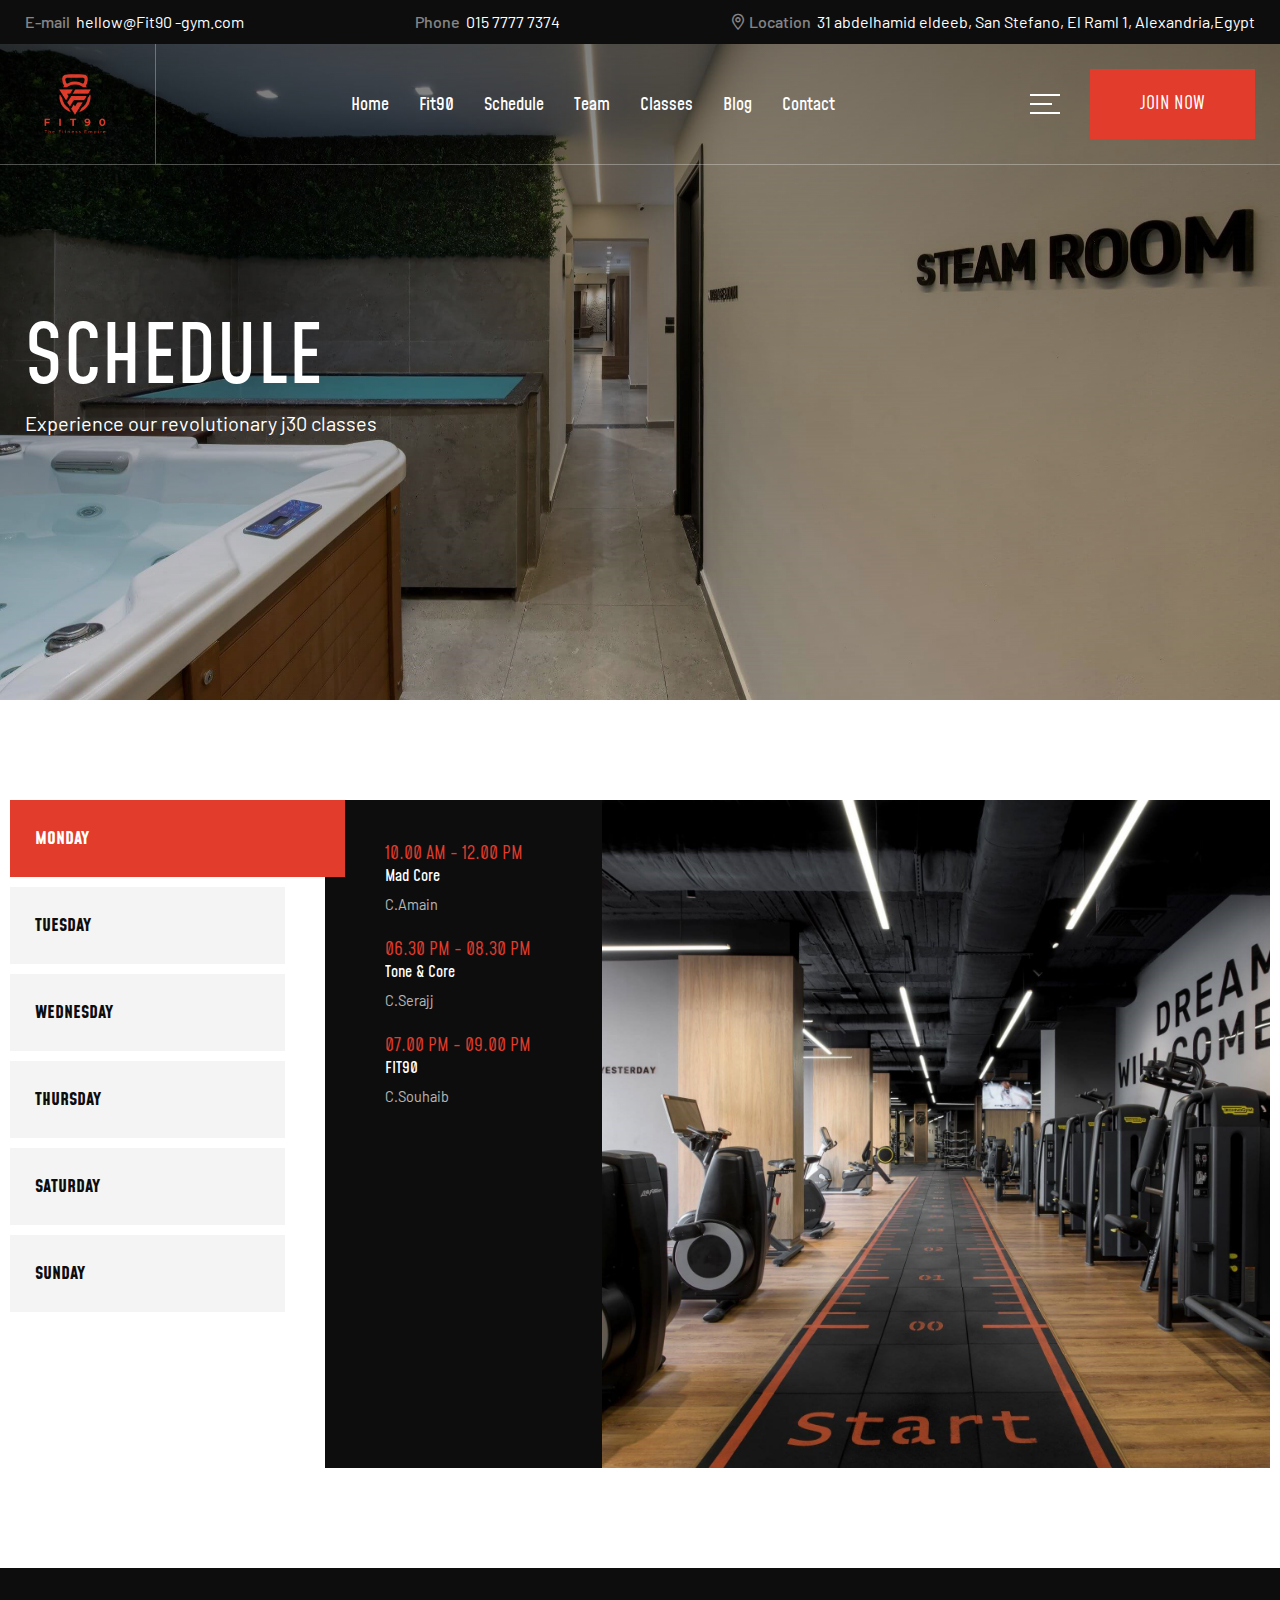
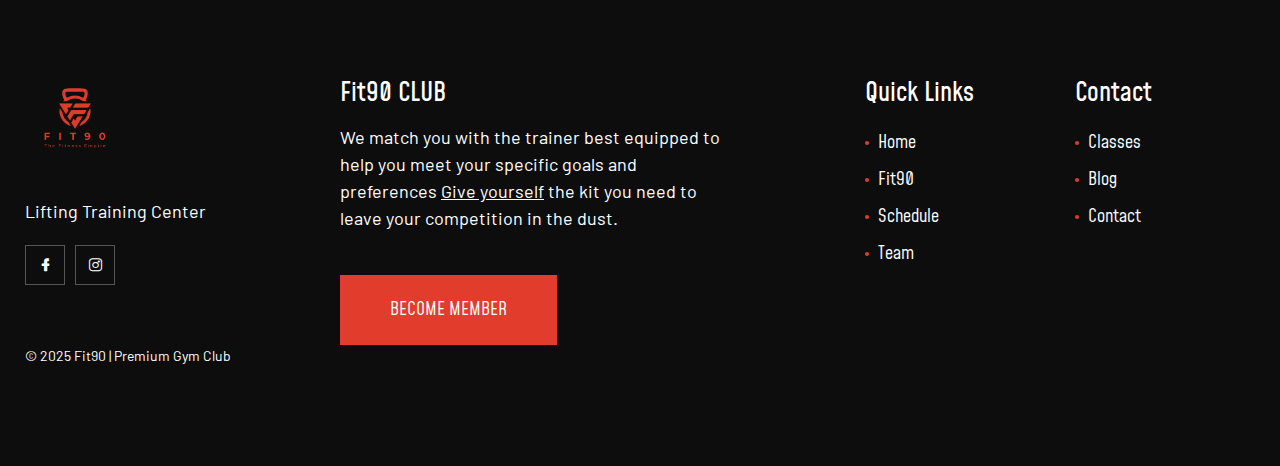
<file: schedule.html>
<!doctype html>
<html lang="en">
<head>
<meta charset="utf-8">
<meta name="viewport" content="width=device-width, initial-scale=1, shrink-to-fit=no">
<meta name="theme-color" content="#f42828"/>
<title>Fit90 | Premium Gym Club</title>
<meta name="author" content="MM">
<meta name="description" content="Gym & Sports website for all kind of physical activities">
<meta name="keywords" content="gym, sport, trainer, personal, couch, fullbody, training, program, diet, body, building, healty, life, style, bench, press">

<!-- SOCIAL MEDIA META -->
<meta property="og:description" content="Fit90 | Premium Gym Club">
<meta property="og:image" content="http://www.Fit90-gym/Fit90/preview.png">
<meta property="og:site_name" content="Fit90">
<meta property="og:title" content="Fit90">
<meta property="og:type" content="website">
<meta property="og:url" content="http://www.Fit90-gym/Fit90">

<!-- TWITTER META -->
<meta name="twitter:card" content="summary">
<meta name="twitter:site" content="@Fit90">
<meta name="twitter:creator" content="@Fit90">
<meta name="twitter:title" content="Fit90">
<meta name="twitter:description" content="Fit90 | Premium Gym Club">
<meta name="twitter:image" content="http://www.Fit90-gym/Fit90/preview.png">

<!-- FAVICON FILES -->
<link href="ico/apple-touch-icon-144-precomposed.png" rel="apple-touch-icon" sizes="144x144">
<link href="ico/apple-touch-icon-114-precomposed.png" rel="apple-touch-icon" sizes="114x114">
<link href="ico/apple-touch-icon-72-precomposed.png" rel="apple-touch-icon" sizes="72x72">
<link href="ico/apple-touch-icon-57-precomposed.png" rel="apple-touch-icon">
<link href="ico/favicon.png" rel="shortcut icon">

<!-- CSS FILES -->
<link rel="stylesheet" href="css/lineicons.css">
<link rel="stylesheet" href="css/odometer.min.css">
<link rel="stylesheet" href="css/fancybox.min.css">
<link rel="stylesheet" href="css/swiper.min.css">
<link rel="stylesheet" href="css/bootstrap.min.css">
<link rel="stylesheet" href="css/style.css">
</head>
<body>
<div class="preloader">
  <figure> <img src="images/section-title-shape.png" alt="Image"> </figure>
</div>
<!-- end preloader -->
<div class="page-transition"></div>
<!-- end page-transition -->
<aside class="side-widget">
  <div class="inner">
    <div class="logo"> <a href="index.html"><img src="images/logo.png" alt="Image"></a> </div>
    <!-- end logo -->
    <div class="hide-mobile">
      <p>A great way to evaluate your current fitness level, including measurements that help determine your physical fitness.</p>
      <figure class="gallery"><a href="images/recent-news01.jpg" data-fancybox><img src="images/recent-news01.jpg" alt="Image"></a><a href="images/recent-news02.jpg" data-fancybox><img src="images/recent-news02.jpg" alt="Image"></a></figure>
      <h6 class="widget-title">CONTACT INFO</h6>
      <address class="address">
      <p>015 7777 7374<br>
        <a href="#">hellow@Fit90 -gym.com</a></p>
      </address>
      <h6 class="widget-title">FOLLOW US</h6>
      <ul class="social-media">
        <li><a href="Fit.https://www.facebook.com/fit90.eg"><i class="lni lni-facebook-filled"></i></a></li>
        <li><a href="https://www.instagram.com/fit90.eg/?hl=en"><i class="lni lni-instagram"></i></a></li>
        <!-- <li><a href="#"><i class="lni lni-twitter-original"></i></a></li> -->
        <!-- <li><a href="#"><i class="lni lni-youtube"></i></a></li>
        <li><a href="#"><i class="lni lni-pinterest"></i></a></li> -->
      </ul>
    </div>
    <!-- end hide-mobile -->
    <div class="show-mobile">
      <div class="site-menu">
        <ul>
        <li><a href="index.html">Home</a></li>
        <li><a href="Fit.html">Fit90 </a></li>
        <li><a href="schedule.html">Schedule</a></li>
        <li><a href="Team.html">Team</a></li>
        <li><a href="classes.html">Classes</a></li>
        <li><a href="blog.html">Blog</a></li>
        <li><a href="contact.html">Contact</a></li>
      </ul>
      </div>
      <!-- end site-menu --> 
    </div>
    <!-- end show-mobile --> 
    <small>© 2025 Fit90  | Premium Gym Club</small> </div>
  <!-- end inner --> 
</aside>
<!-- end side-widget -->
<nav class="navbar">
  <div class="topbar">
    <div class="container">
	  <div><b>E-mail</b><a href="#">hellow@Fit90 -gym.com</a></div>
	  <div><b>Phone</b>015 7777 7374</div>
	  <div><b><i class="lni lni-map-marker"></i> Location</b><a href="https://www.google.com/maps/place/fit90/data=!4m2!3m1!1s0x14f5c366c008dd1f:0xfd02f86d4827d582?sa=X&ved=1t:242&ictx=111" target="_blank"> 31 abdelhamid eldeeb, San Stefano, El Raml 1, Alexandria,Egypt</a> </div>
	  </div>
    <!-- end container --> 
  </div>
  <!-- end topbar -->
  <div class="container">
    <div class="logo"> <a href="index.html"><img src="images/logo.png" alt="Image"></a> </div>
    <!-- end logo -->
    <div class="site-menu">
      <ul>
        <li><a href="index.html">Home</a></li>
        <li><a href="Fit.html">Fit90 </a></li>
        <li><a href="schedule.html">Schedule</a></li>
        <li><a href="Team.html">Team</a></li>
        <li><a href="classes.html">Classes</a></li>
        <li><a href="blog.html">Blog</a></li>
        <li><a href="contact.html">Contact</a></li>
      </ul>
    </div>
    <!-- end site-menu -->
    <div class="hamburger-menu"> <span></span> <span></span> <span></span> </div>
    <!-- end hamburher-menu -->
    <div class="navbar-button"> <a href="contact.html">JOIN NOW</a> </div>
    <!-- end navbar-button --> 
  </div>
  <!-- end container --> 
</nav>
<!-- end navbar -->
<header class="page-header" data-background="images/page-header01.jpg">
  <div class="container">
    <h2>SCHEDULE</h2>
    <p>Experience our revolutionary j30 classes</p>
  </div>
  <!-- end container --> 
</header>
<!-- end page-header -->
<section class="content-section">
  <div class="container">
    <div class="row">
      <div class="tab-wrapper">
        <ul class="tab-nav">
          <li class="active"><a href="#tab01">MONDAY</a></li>
          <li><a href="#tab02">TUESDAY</a></li>
          <li><a href="#tab03">WEDNESDAY</a></li>
          <li><a href="#tab04">THURSDAY</a></li>
          <!-- <li><a href="#tab05">FRIDAY</a></li> -->
          <li><a href="#tab06">SATURDAY</a></li>
          <li><a href="#tab07">SUNDAY</a></li>
        </ul>
        <div id="tab01" class="tab-item active-item">
          <div class="tab-inner">
            <ul>
              <li> <span>10.00 AM - 12.00 PM</span>
                <h6>Mad Core</h6>
                <small>C.Amain</small> </li>
              <li> <span>06.30 PM - 08.30 PM</span>
                <h6>Tone & Core</h6>
                <small>C.Serajj</small> </li>
              <li> <span>07.00 PM - 09.00 PM</span>
                <h6> FIT90</h6>
                <small>C.Souhaib </small> </li>
            </ul>
            <figure><img src="images/side-image04.jpg" alt="Image"></figure>
          </div>
          <!-- end tab-inner --> 
        </div>
        <!-- end tab01 -->
        <div id="tab02" class="tab-item">
          <div class="tab-inner">
            <ul>
              <li> <span>10.00 AM - 12.00 PM</span>
                <h6>Synergy 360</h6>
                <small>C.Souhaib</small> </li>
              <li> <span>05.30 PM - 08.30 PM</span>
                <h6>Kick Boxing & Boxing</h6>
                <small>C.Yousef</small> </li>
              <li> <span>06.30 PM - 08.30 PM</span>
                <h6> CrossFit</h6>
                <small>C.Osama </small> </li>
            </ul>
            <figure><img src="images/side-image05.jpg" alt="Image"></figure>
          </div>
          <!-- end tab-inner --> 
        </div>
        <!-- end tab02 -->
        <div id="tab03" class="tab-item">
          <div class="tab-inner">
            <ul>
              <li> <span>10.00 AM - 12.00 PM</span>
                <h6>Mad core</h6>
                <small>C.Amain</small> </li>
              <li> <span>06.00 PM - 07.30 PM</span>
                <h6>Kettlebell</h6>
                <small>C.Souhaib</small> </li>
              <li> <span>07.00 PM - 09.00 PM</span>
                <h6>Ygoa</h6>
                <small>C.Reema</small> </li>
             
                <li> <span>07.00 PM - 09.00 PM</span>
                  <h6>Fit90</h6>
                  <small>C.Souhaib</small> </li>

                  <li> <span>08.00 PM - 10.00 PM</span>
                    <h6> RealRyder</h6>
                    <small>C.Amr </small> </li>

                  <li> <span>06.30 PM - 08.30 PM</span>
                    <h6> CrossFit</h6>
                    <small>C.Osama </small> </li>
            </ul>
            <figure><img src="images/side-image06.jpg" alt="Image"></figure>
          </div>
          <!-- end tab-inner --> 
        </div>
        <!-- end tab03 -->
        <div id="tab04" class="tab-item">
          <div class="tab-inner">
            <ul>
              <li> <span>07.00 PM - 09.00 PM</span>
                <h6> Fit & Fix</h6>
                <small>C.Sarah </small> </li>
                <li> <span>05.30 PM - 08.30 PM</span>
                  <h6>Kick Boxing & Boxing</h6>
                  <small>C.Yousef</small> </li>

            </ul>
            <figure><img src="images/side-image07.jpg" alt="Image"></figure>
          </div>
          <!-- end tab-inner --> 
        </div>
        <!-- end tab04 -->
        <!-- <div id="tab05" class="tab-item">
          <div class="tab-inner">
            <ul>
              <li> <span>06.00 PM - 08.00 PM</span>
                <h6>Kick Boxing</h6>
                <small>C.Nour </small> </li>
            </ul>
            <figure><img src="images/side-image08.jpg" alt="Image"></figure>
          </div>
        </div> -->
        <!-- end tab05 -->
        <div id="tab06" class="tab-item">
          <div class="tab-inner">
            <ul>
              <li> <span>10.00 AM - 12.00 PM</span>
                <h6>Synergy 360</h6>
                <small>C.Souhaib</small> </li>
              <li> <span>05.00 PM - 07.30 PM</span>
                <h6>Tone & Core</h6>
                <small>Serajj</small> </li>
              <li> <span>06.30 PM - 08.30 PM</span>
                <h6>Kettlebell</h6>
                <small>C.Souhaib</small> </li>
              <li> <span>07.00 PM - 09.00 PM</span>
                <h6> Fit & Fix</h6>
                <small>C.Sarah </small> </li>
            </ul>
            <figure><img src="images/side-image09.jpg" alt="Image"></figure>
          </div>
          <!-- end tab-inner --> 
        </div>
        <!-- end tab06 --> 
        <div id="tab07" class="tab-item">
          <div class="tab-inner">
            <ul>
              <li> <span>06.30 PM - 08.30 PM</span>
                <h6> CrossFit</h6>
                <small>C.Osama </small> </li>
                <li> <span>07.00 PM - 09.00 PM</span>
                  <h6>Ygoa</h6>
                  <small>C.Reema</small> </li>
               
                <li> <span>08.00 PM - 10.00 PM</span>
                  <h6> RealRyder</h6>
                  <small>C.Amr </small> </li>
        
            </ul>
            <figure><img src="images/side-image04.jpg" alt="Image"></figure>
          </div>
          <!-- end tab-inner --> 
        </div>
        <!-- end tab07 --> 
      </div>
      <!-- end tab-wrapper --> 
    </div>
    <!-- end row --> 
  </div>
  <!-- end container --> 
</section>
<!-- end content-section -->
<footer class="footer">
	<div class="container">
		<div class="row">
			<div class="col-xl-3 col-lg-4">
				<div class="logo">
				<img src="images/logo.png" alt="Image">
				</div>
				<!-- end logo -->
				<div class="footer-info">Lifting Training Center<br>
				 </div>
				<!-- end footer-info -->
				<ul class="footer-social">
        <li><a href="Fit.https://www.facebook.com/fit90.eg"><i class="lni lni-facebook-filled"></i></a></li>
        <!-- <li><a href="#"><i class="lni lni-twitter-original"></i></a></li> -->
        <li><a href="https://www.instagram.com/fit90.eg/?hl=en"><i class="lni lni-instagram"></i></a></li>
        <!-- <li><a href="#"><i class="lni lni-youtube"></i></a></li>
        <li><a href="#"><i class="lni lni-pinterest"></i></a></li> -->
	</ul>
		</div>
      <!-- end col-3 --> 
			<div class="col-lg-4">
				<h6 class="widget-title">Fit90 CLUB</h6>
				<p>We match you with the trainer best equipped to help you meet your specific goals and preferences <u>Give yourself</u> the kit you need to leave your competition in the dust.</p><br>
				<a href="contact.html" class="custom-button">BECOME MEMBER</a>
		</div>
      <!-- end col-4 --> 
			<div class="col-lg-2 offset-xl-1 col-sm-6">
				<h6 class="widget-title">Quick Links</h6>
				<ul class="footer-menu">
					           <li><a href="index.html">Home</a></li>
        <li><a href="Fit.html">Fit90 </a></li>
        <li><a href="schedule.html">Schedule</a></li>
        <li><a href="Team.html">Team</a></li>
				</ul>
		</div>
      <!-- end col-2 -->
			<div class="col-lg-2 col-sm-6">
				<h6 class="widget-title">Contact</h6>
				<ul class="footer-menu">
				  <li><a href="classes.html">Classes</a></li>
        <li><a href="blog.html">Blog</a></li>
        <li><a href="contact.html">Contact</a></li>
				</ul>
		</div>
      <!-- end col-2 -->
			<div class="col-12">
			<p class="copyright">© 2025 Fit90 | Premium Gym Club</p>
			</div>
			<!-- end col-12 -->
    </div>
    <!-- end row --> 
  </div>
  <!-- end container --> 
	</footer>
<!-- end footer --> 

<!-- JS FILES --> 
<script src="js/jquery.min.js"></script> 
<script src="js/bootstrap.min.js"></script> 
<script src="js/fancybox.min.js"></script> 
<script src="js/swiper.min.js"></script> 
<script src="js/odometer.min.js"></script> 
<script src="js/wow.min.js"></script> 
<script src="js/scripts.js"></script>
</body>
</html>
</file>
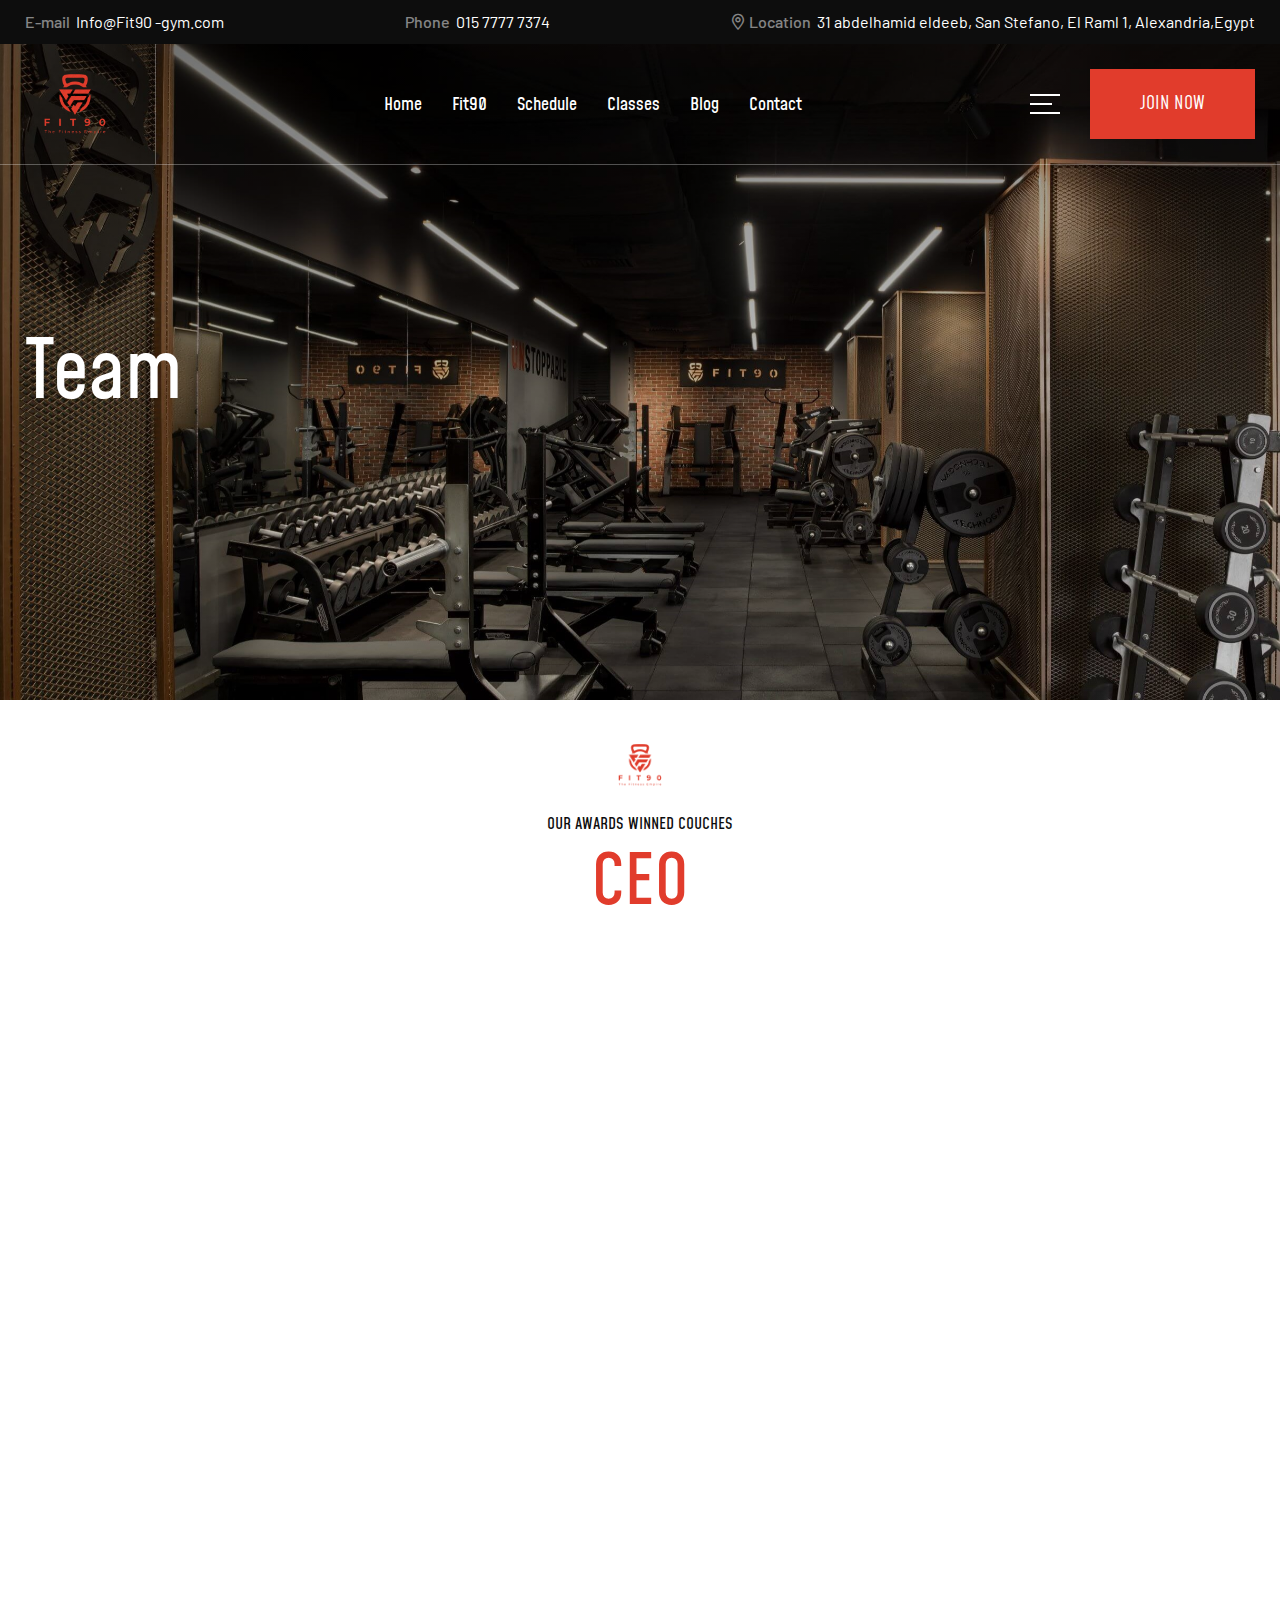
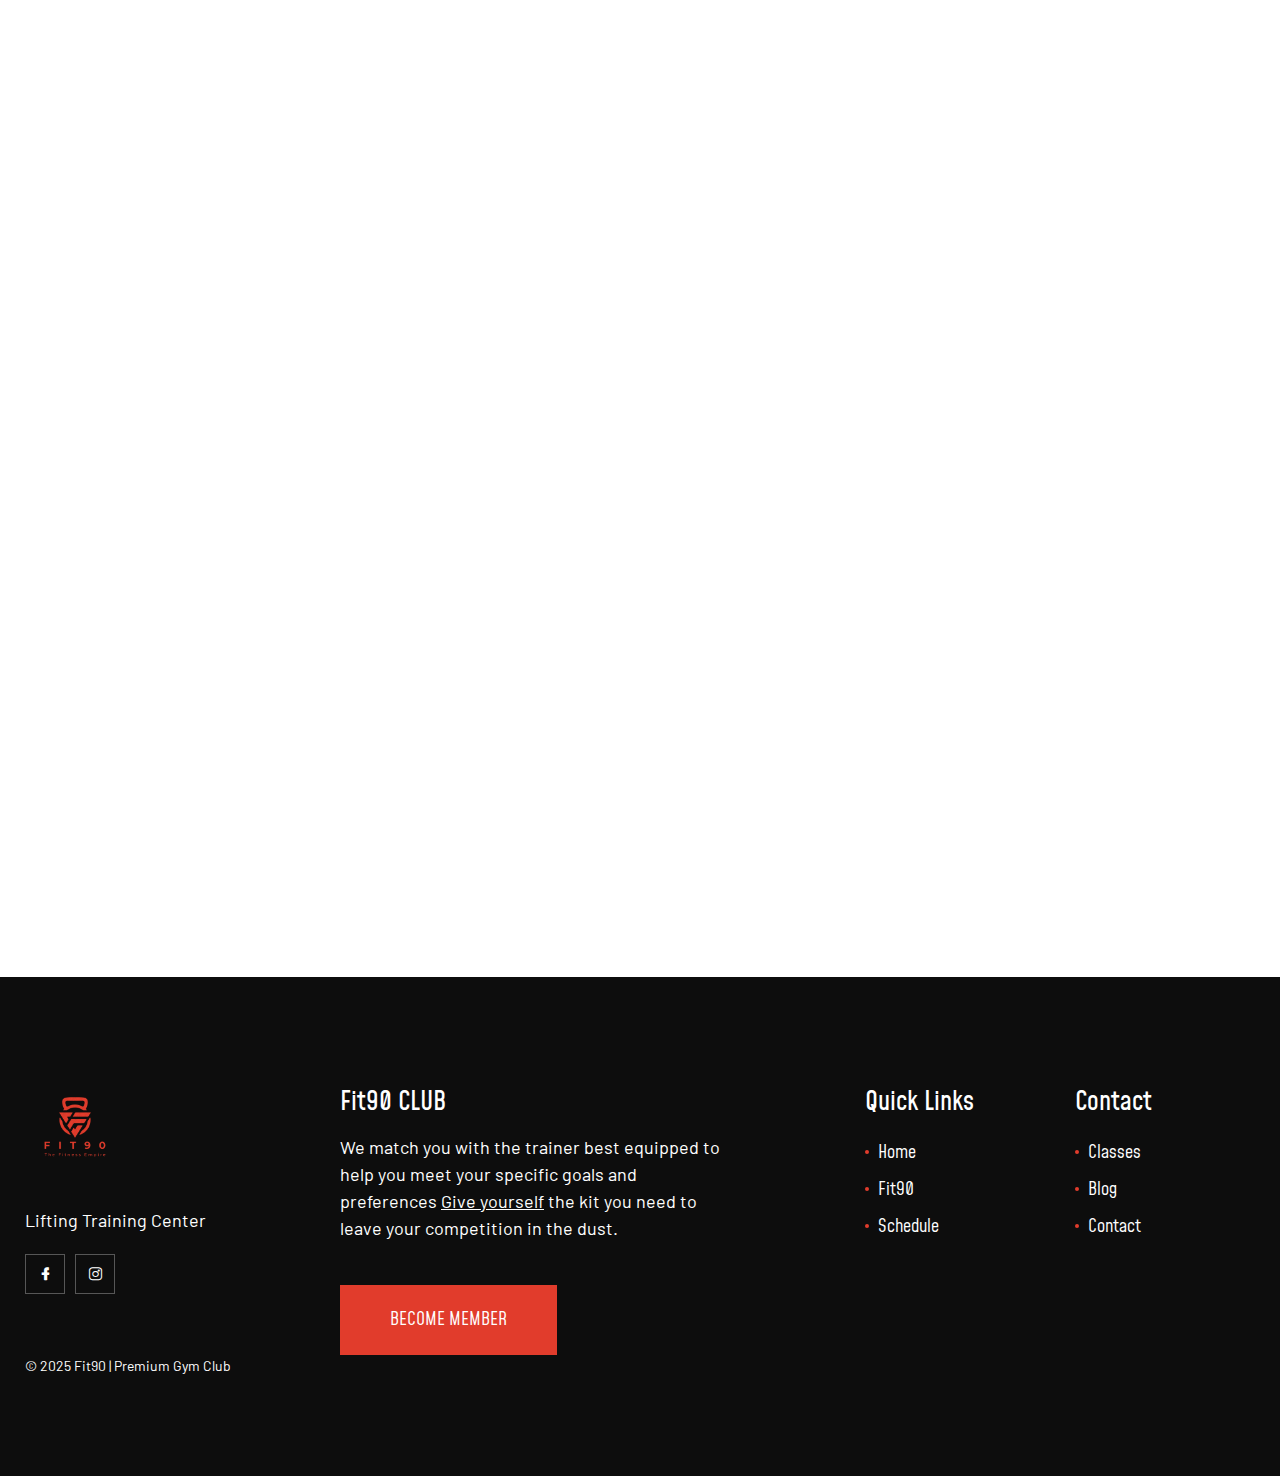
<file: Team.html>
<!doctype html>
<html lang="en">
<head>
<meta charset="utf-8">
<meta name="viewport" content="width=device-width, initial-scale=1, shrink-to-fit=no">
<meta name="theme-color" content="#f42828"/>
<title>Fit90 | Premium Gym Club</title>
<meta name="author" content="MM">
<meta name="description" content="Gym & Sports website for all kind of physical activities">
<meta name="keywords" content="gym, sport, trainer, personal, couch, fullbody, training, program, diet, body, building, healty, life, style, bench, press">

<!-- SOCIAL MEDIA META -->
<meta property="og:description" content="Fit90 | Premium Gym Club">
<meta property="og:image" content="http://www.Fit90-gym/Fit90/preview.png">
<meta property="og:site_name" content="Fit90">
<meta property="og:title" content="Fit90">
<meta property="og:type" content="website">
<meta property="og:url" content="http://www.Fit90-gym/Fit90">

<!-- TWITTER META -->
<meta name="twitter:card" content="summary">
<meta name="twitter:site" content="@Fit90">
<meta name="twitter:creator" content="@Fit90">
<meta name="twitter:title" content="Fit90">
<meta name="twitter:description" content="Fit90 | Premium Gym Club">
<meta name="twitter:image" content="http://www.Fit90-gym/Fit90/preview.png">

<!-- FAVICON FILES -->
<link href="ico/apple-touch-icon-144-precomposed.png" rel="apple-touch-icon" sizes="144x144">
<link href="ico/apple-touch-icon-114-precomposed.png" rel="apple-touch-icon" sizes="114x114">
<link href="ico/apple-touch-icon-72-precomposed.png" rel="apple-touch-icon" sizes="72x72">
<link href="ico/apple-touch-icon-57-precomposed.png" rel="apple-touch-icon">
<link href="ico/favicon.png" rel="shortcut icon">

<!-- CSS FILES -->
<link rel="stylesheet" href="css/lineicons.css">
<link rel="stylesheet" href="css/odometer.min.css">
<link rel="stylesheet" href="css/fancybox.min.css">
<link rel="stylesheet" href="css/swiper.min.css">
<link rel="stylesheet" href="css/bootstrap.min.css">
<link rel="stylesheet" href="css/style.css">
</head>
<body>
<div class="preloader"> 
	<figure>
	<img src="images/section-title-shape.png" alt="Image"> 
		</figure>
		</div>
<!-- end preloader -->
<div class="page-transition"></div>
<!-- end page-transition -->	
<aside class="side-widget">
	<div class="inner">
	  <div class="logo"> <a href="index.html"><img src="images/logo.png" alt="Image"></a> </div>
	  <!-- end logo -->
	  <div class="hide-mobile">
		<p>A great way to evaluate your current fitness level, including measurements that help determine your physical fitness.</p>
		<figure class="gallery"><a href="images/Blog-011.webp" data-fancybox><img src="images/Blog-011.webp" alt="Image"></a><a href="images/Blog-022.webp" data-fancybox><img src="images/Blog-022.webp" alt="Image"></a></figure>
		<h6 class="widget-title">CONTACT INFO</h6>
		<address class="address">
		<p>015 7777 7374<br>
		  <a href="#">Info@Fit90 -gym.com</a></p>
		</address>
		<h6 class="widget-title">FOLLOW US</h6>
		<ul class="social-media">
		  <li><a href="Fit.https://www.facebook.com/fit90.eg"><i class="lni lni-facebook-filled"></i></a></li>
		  <li><a href="https://www.instagram.com/fit90.eg/?hl=en"><i class="lni lni-instagram"></i></a></li>
		  <!-- <li><a href="#"><i class="lni lni-twitter-original"></i></a></li> -->
		  <!-- <li><a href="#"><i class="lni lni-youtube"></i></a></li>
		  <li><a href="#"><i class="lni lni-pinterest"></i></a></li> -->
		</ul>
	  </div>
	  <!-- end hide-mobile -->
	  <div class="show-mobile">
		<div class="site-menu">
		  <ul>
		  <li><a href="index.html">Home</a></li>
		  <li><a href="Fit.html">Fit90 </a></li>
		  <li><a href="schedule.html">Schedule</a></li>
		  <!-- <li><a href="Team.html">Team</a></li> -->
		  <li><a href="classes.html">Classes</a></li>
		  <li><a href="blog.html">Blog</a></li>
		  <li><a href="contact.html">Contact</a></li>
		</ul>
		</div>
		<!-- end site-menu --> 
	  </div>
	  <!-- end show-mobile --> 
	  <small>© 2025 Fit90  | Premium Gym Club</small> </div>
	<!-- end inner --> 
  </aside>
  <!-- end side-widget -->
  <nav class="navbar">
	<div class="topbar">
	  <div class="container">
		<div><b>E-mail</b><a href="#">Info@Fit90 -gym.com</a></div>
		<div><b>Phone</b>015 7777 7374</div>
		<div><b><i class="lni lni-map-marker"></i> Location</b><a href="https://www.google.com/maps/place/fit90/data=!4m2!3m1!1s0x14f5c366c008dd1f:0xfd02f86d4827d582?sa=X&ved=1t:242&ictx=111" target="_blank"> 31 abdelhamid eldeeb, San Stefano, El Raml 1, Alexandria,Egypt</a> </div>
		</div>
	  <!-- end container --> 
	</div>
	<!-- end topbar -->
	<div class="container">
	  <div class="logo"> <a href="index.html"><img src="images/logo.png" alt="Image"></a> </div>
	  <!-- end logo -->
	  <div class="site-menu">
		<ul>
		  <li><a href="index.html">Home</a></li>
		  <li><a href="Fit.html">Fit90 </a></li>
		  <li><a href="schedule.html">Schedule</a></li>
		  <!-- <li><a href="Team.html">Team</a></li> -->
		  <li><a href="classes.html">Classes</a></li>
		  <li><a href="blog.html">Blog</a></li>
		  <li><a href="contact.html">Contact</a></li>
		</ul>
	  </div>
	  <!-- end site-menu -->
	  <div class="hamburger-menu"> <span></span> <span></span> <span></span> </div>
	  <!-- end hamburher-menu -->
	  <div class="navbar-button"> <a href="contact.html">JOIN NOW</a> </div>
	  <!-- end navbar-button --> 
	</div>
	<!-- end container --> 
  </nav>
<!-- end navbar -->
<header class="page-header" data-background="images/slide02.jpg">
	 <div class="container">
	<h2>Team</h2>
		 <p></p>
	</div>
	<!-- end container -->
</header>
<!-- end page-header -->
<section class="content-section newContact-Section">
	<div class="container">
	  <div class="row justify-content-center ">
		<div class="col-12">
		  <div class="section-title wow fade">
			<figure><img src="images/logo.png" alt="Image"></figure>
			<h6>OUR AWARDS WINNED COUCHES</h6>
			<h2>CEO</h2>
		  </div>
		  <!-- end section-title --> 
		</div>
		<!-- end col-12 -->
		<div class="col-lg-4 col-md-6">
			<div class="member-box wow reveal-effect">
			  <figure> <img src="images/team06.jpg" alt="Image">
				<figcaption>
				  <h6>Fadi Elsewasy</h6>
				  <small>Founder & CEO, Embody Fitness</small>
				  <p>Over 15 years experience in Health & Fitness Industry</p>
				  <ul>
					<li><a href="#"><i class="lni lni-facebook-filled"></i></a></li>
					<li><a href="#"><i class="lni lni-twitter-original"></i></a></li>
					<li><a href="#"><i class="lni lni-instagram"></i></a></li>
				  </ul>
				</figcaption>
			  </figure>
			</div>
			<!-- end member-box --> 
		  </div>
	
		<!-- end col-4 --> 
	  </div>
	  <!-- end row --> 
	</div>
	<!-- end container --> 
  </section>
<section class="content-section newContact-Section">
	<div class="container">
	  <div class="row justify-content-center ">
		<div class="col-12">
		  <div class="section-title wow fade">
			<figure><img src="images/logo.png" alt="Image"></figure>
			<h6>OUR AWARDS WINNED COUCHES</h6>
			<h2>PERSONAL TRAINERS</h2>
		  </div>
		  <!-- end section-title --> 
		</div>
		<!-- end col-12 -->

		<div class="col-lg-4 col-md-6">
		  <div class="member-box wow reveal-effect">
			<figure> <img src="images/team01.jpg" alt="Image">
			  <figcaption>
				<h6>Coach X</h6>
				<small>Manager Personal Trainer</small>
				<p>Over 15 years experience in Health & Fitness Industry</p>
				<ul>
				  <li><a href="#"><i class="lni lni-facebook-filled"></i></a></li>
				  <li><a href="#"><i class="lni lni-twitter-original"></i></a></li>
				  <li><a href="#"><i class="lni lni-instagram"></i></a></li>
				</ul>
			  </figcaption>
			</figure>
		  </div>
		  <!-- end member-box --> 
		</div>
		<!-- end col-4 -->
		<div class="col-lg-4 col-md-6">
		  <div class="member-box wow reveal-effect">
			<figure> <img src="images/team02.jpg" alt="Image">
			  <figcaption>
				<h6>Amani</h6>
				<small>Manager Personal Trainer</small> 
				<p>Over 15 years experience in Health & Fitness Industry</p>
				<ul>
				  <li><a href="#"><i class="lni lni-facebook-filled"></i></a></li>
				  <li><a href="#"><i class="lni lni-twitter-original"></i></a></li>
				  <li><a href="#"><i class="lni lni-instagram"></i></a></li>
				</ul>
			  </figcaption>
			</figure>
		  </div>
		  <!-- end member-box --> 
		</div>
		<!-- end col-4 -->
		<div class="col-lg-4 col-md-6">
		  <div class="member-box wow reveal-effect">
			<figure> <img src="images/team03.jpg" alt="Image">
			  <figcaption>
				<h6>Souhaib Ziad</h6>
				<small>Ironwoman Trainer System Couch</small>
				<p>Over 15 years experience in Health & Fitness Industry</p>
				<ul>
				  <li><a href="#"><i class="lni lni-facebook-filled"></i></a></li>
				  <li><a href="#"><i class="lni lni-twitter-original"></i></a></li>
				  <li><a href="#"><i class="lni lni-instagram"></i></a></li>
				</ul>
			  </figcaption>
			</figure>
		  </div>
		  <!-- end member-box --> 
		</div>
		<!-- end col-4 --> 
		<div class="col-lg-4 col-md-6">
		  <div class="member-box wow reveal-effect">
			<figure> <img src="images/team04.jpg" alt="Image">
			  <figcaption>
				<h6>Sarah Hassanin				</h6>
				<small>Ironwoman Trainer System Couch</small>
				<p>Over 15 years experience in Health & Fitness Industry</p>
				<ul>
				  <li><a href="#"><i class="lni lni-facebook-filled"></i></a></li>
				  <li><a href="#"><i class="lni lni-twitter-original"></i></a></li>
				  <li><a href="#"><i class="lni lni-instagram"></i></a></li>
				</ul>
			  </figcaption>
			</figure>
		  </div>
		  <!-- end member-box --> 
		</div>
		<!-- end col-4 --> 
		<div class="col-lg-4 col-md-6">
		  <div class="member-box wow reveal-effect">
			<figure> <img src="images/team05.jpg" alt="Image">
			  <figcaption>
				<h6>Serajj Mohamed</h6>
				<small>Ironwoman Trainer System Couch</small>
				<p>Over 15 years experience in Health & Fitness Industry</p>
				<ul>
				  <li><a href="#"><i class="lni lni-facebook-filled"></i></a></li>
				  <li><a href="#"><i class="lni lni-twitter-original"></i></a></li>
				  <li><a href="#"><i class="lni lni-instagram"></i></a></li>
				</ul>
			  </figcaption>
			</figure>
		  </div>
		  <!-- end member-box --> 
		</div>
		<!-- end col-4 --> 
	  </div>
	  <!-- end row --> 
	</div>
	<!-- end container --> 
  </section>
<!-- end content-section -->
<footer class="footer">
	<div class="container">
		<div class="row">
			<div class="col-xl-3 col-lg-4">
				<div class="logo">
				<img src="images/logo.png" alt="Image">
				</div>
				<!-- end logo -->
				<div class="footer-info">Lifting Training Center<br>
				 </div>
				<!-- end footer-info -->
				<ul class="footer-social">
        <li><a href="Fit.https://www.facebook.com/fit90.eg"><i class="lni lni-facebook-filled"></i></a></li>
        <!-- <li><a href="#"><i class="lni lni-twitter-original"></i></a></li> -->
        <li><a href="https://www.instagram.com/fit90.eg/?hl=en"><i class="lni lni-instagram"></i></a></li>
        <!-- <li><a href="#"><i class="lni lni-youtube"></i></a></li>
        <li><a href="#"><i class="lni lni-pinterest"></i></a></li> -->
	</ul>
		</div>
      <!-- end col-3 --> 
			<div class="col-lg-4">
				<h6 class="widget-title">Fit90 CLUB</h6>
				<p>We match you with the trainer best equipped to help you meet your specific goals and preferences <u>Give yourself</u> the kit you need to leave your competition in the dust.</p><br>
				<a href="contact.html" class="custom-button">BECOME MEMBER</a>
		</div>
      <!-- end col-4 --> 
			<div class="col-lg-2 offset-xl-1 col-sm-6">
				<h6 class="widget-title">Quick Links</h6>
				<ul class="footer-menu">
					           <li><a href="index.html">Home</a></li>
        <li><a href="Fit.html">Fit90 </a></li>
        <li><a href="schedule.html">Schedule</a></li>
        <!-- <li><a href="Team.html">Team</a></li> -->
				</ul>
		</div>
      <!-- end col-2 -->
			<div class="col-lg-2 col-sm-6">
				<h6 class="widget-title">Contact</h6>
				<ul class="footer-menu">
				  <li><a href="classes.html">Classes</a></li>
        <li><a href="blog.html">Blog</a></li>
        <li><a href="contact.html">Contact</a></li>
				</ul>
		</div>
      <!-- end col-2 -->
			<div class="col-12">
			<p class="copyright">© 2025 Fit90 | Premium Gym Club</p>
			</div>
			<!-- end col-12 -->
    </div>
    <!-- end row --> 
  </div>
  <!-- end container --> 
	</footer>
	<!-- end footer -->

<!-- JS FILES --> 
<script src="js/jquery.min.js"></script> 
<script src="js/bootstrap.min.js"></script> 
<script src="js/fancybox.min.js"></script> 
<script src="js/swiper.min.js"></script> 
<script src="js/odometer.min.js"></script> 
<script src="js/wow.min.js"></script> 
<script src="js/scripts.js"></script>
</body>
</html>
</file>
<file: css/style.css>
@charset "UTF-8";
/*

@Author: MM
 
This file contains the styling for the actual theme, this
is the file you need to edit to change the look of the
theme.


	// Table of contents //

		01. FONTS
		02. BODY
		03. CUSTOM CONTAINER
		04. HTML TAGS
		05. HEADLINES
		06. FORM ELEMENTS
		07. LINKS
		08. SPACING
		09. CUSTOM CLASSES
		10. ACCORDION
		11. ODOMETER
		12. HAMBURGER MENU
		13. PRELOADER
		14. PAGE TRANSITION 
		15. SEARCH BOX
		16. SIDE WIDGET
		17. NAVBAR
		18. SLIDER
		19. PAGE HEADER
		20. CONTENT SECTION
		21. SECTION TITLE
		22. ICON BOX
		23. IMAGE CONTENT BOX
		24. CTA BAR
		25. VIDEO PREVIEW
		26. COUNTER BOX
		27. PRICE BOX
		28. CASES
		29. TESTIMONIALS
		30. LOGO ITEM
		31. SIDE CONTENT
		32. TEAM MEMBER
		33. OFFICE SLIDER
		34. CTA BOX SMALL
		35. CASE GALLERY
		36. STEPS SLIDER
		37. TAB WRAPPER
		38. RECENT NEWS
		39. BLOG POST
		40. PAGINATION
		41. SIDEBAR
		42. CONTACT FORM
		43. CONTACT BOX
		44. GOOGLE MAPS
		45. FOOTER
		46. RESPONSIVE MEDIUM FIXES
		47. RESPONSIVE TABLET FIXES
		48. RESPONSIVE MOBILE FIXES

	

*/
@import url("https://fonts.googleapis.com/css2?family=Barlow&display=swap");
@font-face {
  font-family: 'Mohave';
  src: url("../fonts/Mohave-Bold.eot");
  src: url("../fonts/Mohave-Bold.eot?#iefix") format("embedded-opentype"), url("../fonts/Mohave-Bold.woff2") format("woff2"), url("../fonts/Mohave-Bold.woff") format("woff"), url("../fonts/Mohave-Bold.ttf") format("truetype"), url("../fonts/Mohave-Bold.svg#Mohave-Bold") format("svg");
  font-weight: 700;
  font-style: normal;
}
@font-face {
  font-family: 'Mohave';
  src: url("../fonts/Mohave-Regular.eot");
  src: url("../fonts/Mohave-Regular.eot?#iefix") format("embedded-opentype"), url("../fonts/Mohave-Regular.woff2") format("woff2"), url("../fonts/Mohave-Regular.woff") format("woff"), url("../fonts/Mohave-Regular.ttf") format("truetype"), url("../fonts/Mohave-Regular.svg#Mohave-Regular") format("svg");
  font-weight: 400;
  font-style: normal;
}
@font-face {
  font-family: 'Mohave';
  src: url("../fonts/Mohave-Medium.eot");
  src: url("../fonts/Mohave-Medium.eot?#iefix") format("embedded-opentype"), url("../fonts/Mohave-Medium.woff2") format("woff2"), url("../fonts/Mohave-Medium.woff") format("woff"), url("../fonts/Mohave-Medium.ttf") format("truetype"), url("../fonts/Mohave-Medium.svg#Mohave-Medium") format("svg");
  font-weight: 500;
  font-style: normal;
}
* {
  outline: none !important;
}

body {
  margin: 0;
  padding: 0;
  font-family: "Mohave";
  font-size: 18px;
  color: #0d0d0d;
  text-rendering: optimizeLegibility;
  -moz-osx-font-smoothing: grayscale;
  -webkit-font-smoothing: antialiased;
  overflow-x: hidden;
}

/* LINKS */
a {
  color: #0d0d0d;
  -webkit-transition: all .35s ease-in-out;
  -moz-transition: all .35s ease-in-out;
  -ms-transition: all .35s ease-in-out;
  -o-transition: all .35s ease-in-out;
  transition: all .35s ease-in-out;
}

a:hover {
  text-decoration: underline;
  color: #0d0d0d;
}

/* HTML TAGS */
img {
  max-width: 100%;
}

p {
  font-family: 'Barlow', sans-serif;
}

/* FORM ELEMENTS */
input[type="text"] {
  width: 420px;
  max-width: 100%;
  height: 70px;
  padding: 0 30px;
  border: 1px solid #cecece;
}

input[type="email"] {
  width: 420px;
  max-width: 100%;
  height: 70px;
  padding: 0 30px;
  border: 1px solid #cecece;
}

input[type="search"] {
  width: 420px;
  max-width: 100%;
  height: 70px;
  padding: 0 30px;
  border: 1px solid #cecece;
}

input[type="password"] {
  width: 420px;
  max-width: 100%;
  height: 70px;
  padding: 0 30px;
  border: 1px solid #cecece;
}

input[type="radio"] {
  width: 18px;
  height: 18px;
  display: inline-block;
  margin-right: 4px;
  transform: translateY(3px);
  appearance: none;
  background: #ededed;
  border-radius: 50%;
}

input[type="radio"]:checked {
  border: 6px solid #0d0d0d;
}

input[type="checkbox"] {
  width: 18px;
  height: 18px;
  display: inline-block;
  margin-right: 4px;
  transform: translateY(3px);
  appearance: none;
  background: #ededed;
}

input[type="checkbox"]:checked {
  border: 6px solid #0d0d0d;
}

textarea {
  width: 520px;
  max-width: 100%;
  height: 140px;
  padding: 30px;
  border: 1px solid #cecece;
}

select {
  width: 420px;
  max-width: 100%;
  height: 70px;
  padding: 0 30px;
  border: 1px solid #cecece;
}

select {
  -webkit-appearance: none;
  -moz-appearance: none;
  background-image: linear-gradient(45deg, transparent 50%, gray 50%), linear-gradient(135deg, gray 50%, transparent 50%), linear-gradient(to right, #ccc, #ccc);
  background-position: calc(100% - 30px) 34px, calc(100% - 25px) 34px, calc(100% - 3.5em) 20px;
  background-size: 5px 5px, 5px 5px, 1px 40px;
  background-repeat: no-repeat;
}

select:focus {
  background-image: linear-gradient(45deg, gray 50%, transparent 50%), linear-gradient(135deg, transparent 50%, gray 50%), linear-gradient(to right, #ccc, #ccc);
  background-position: calc(100% - 25px) 34px, calc(100% - 30px) 34px, calc(100% - 3.5em) 20px;
  background-size: 5px 5px, 5px 5px, 1px 40px;
  background-repeat: no-repeat;
  border-color: gray;
  outline: 0;
}

select:-moz-focusring {
  color: transparent;
  text-shadow: 0 0 0 #000;
}

input[type="submit"] {
  height: 70px;
  display: inline-block;
  font-size: 14px;
  font-weight: 500;
  color: #fff;
  background: #0d0d0d;
  border: none;
  padding: 0 50px;
}

button[type="submit"] {
  height: 70px;
  display: inline-block;
  font-size: 14px;
  font-weight: 500;
  color: #fff;
  background: #0d0d0d;
  border: none;
  padding: 0 50px;
}
button[type="submit"] i {
  display: inline-block;
  margin-right: 8px;
  font-size: 18px;
  transform: translateY(2px);
}

/* CUSTOM CONTAINER */
@media (min-width: 1170px) {
  .container {
    max-width: 1100px;
  }
}
@media (min-width: 1280px) {
  .container {
    max-width: 1260px;
  }
}
/* CUSTOM CLASSES */
.overflow {
  overflow: hidden;
}

.no-gutters {
  padding: 0;
  margin: 0;
}

/* SPACING */
.no-spacing {
  margin: 0 !important;
  padding: 0 !important;
}

.no-top-spacing {
  margin-top: 0 !important;
  padding-top: 0 !important;
}

.no-bottom-spacing {
  margin-bottom: 0 !important;
  padding-bottom: 0 !important;
}

/* HAMBURGER MENU */
.hamburger-menu {
  width: 30px;
  height: 20px;
  position: relative;
  -webkit-transform: rotate(0deg);
  -moz-transform: rotate(0deg);
  -o-transform: rotate(0deg);
  transform: rotate(0deg);
  transition-duration: 500ms;
  -webkit-transition-duration: 500ms;
  transition-timing-function: cubic-bezier(0.86, 0, 0.07, 1);
  -webkit-transition-timing-function: cubic-bezier(0.86, 0, 0.07, 1);
  cursor: pointer;
}

.hamburger-menu span {
  display: block;
  position: absolute;
  height: 2px;
  width: 100%;
  background: #fff;
  opacity: 1;
  left: 0;
  -webkit-transform: rotate(0deg);
  -moz-transform: rotate(0deg);
  -o-transform: rotate(0deg);
  transform: rotate(0deg);
  -webkit-transition: .25s ease-in-out;
  -moz-transition: .25s ease-in-out;
  -o-transition: .25s ease-in-out;
  transition: .25s ease-in-out;
}

.hamburger-menu span:nth-child(1) {
  top: 0px;
  width: 100%;
}

.hamburger-menu span:nth-child(2) {
  top: 9px;
  width: 22px;
}

.hamburger-menu span:nth-child(3) {
  top: 18px;
  width: 100%;
}

.hamburger-menu:hover span {
  width: 100% !important;
}

.hamburger-menu.open span {
  width: 20px !important;
}

.hamburger-menu.open span:nth-child(1) {
  top: 9px;
  right: 0;
  -webkit-transform: rotate(135deg);
  -moz-transform: rotate(135deg);
  -o-transform: rotate(135deg);
  transform: rotate(135deg);
  width: 28px !important;
}

.hamburger-menu.open span:nth-child(2) {
  opacity: 0;
  left: -20px;
}

.hamburger-menu.open span:nth-child(3) {
  top: 9px;
  right: 0;
  -webkit-transform: rotate(-135deg);
  -moz-transform: rotate(-135deg);
  -o-transform: rotate(-135deg);
  transform: rotate(-135deg);
  width: 28px !important;
}

/* ODOMETER */
.odometer.odometer-auto-theme {
  padding: 0;
}

.odometer.odometer-auto-theme .odometer-digit, .odometer.odometer-theme-car .odometer-digit {
  padding: 0;
}

.odometer.odometer-auto-theme .odometer-digit .odometer-digit-inner, .odometer.odometer-theme-car .odometer-digit .odometer-digit-inner {
  left: -4px;
}

/* SWIPER PAGINATION */
.swiper-pagination {
  width: 100%;
}
.swiper-pagination .swiper-pagination-bullet {
  width: 3vw;
  height: 4px;
  background: #000;
  -webkit-transition: all .35s ease-in-out;
  -moz-transition: all .35s ease-in-out;
  -ms-transition: all .35s ease-in-out;
  -o-transition: all .35s ease-in-out;
  transition: all .35s ease-in-out;
  opacity: 0.5;
  border-radius: 0;
}
.swiper-pagination .swiper-pagination-bullet.swiper-pagination-bullet-active {
  width: 6vw;
  background: #E13C2C;
  opacity: 1;
}

/* CUSTOM BUTTON */
.col-12.text-center .custom-button {
  margin-top: 50px;
}

.custom-button {
  height: 70px;
  line-height: 70px;
  display: inline-block;
  background: #E13C2C;
  color: #fff;
  padding: 0 50px;
  position: relative;
}
.custom-button:before {
  content: "";
  width: 0;
  height: 100%;
  background: #000;
  position: absolute;
  top: 0;
  left: 0;
  opacity: 0.05;
  transition-duration: 1s;
  -webkit-transition-duration: 1s;
  transition-timing-function: cubic-bezier(0.86, 0, 0.09, 1);
  -webkit-transition-timing-function: cubic-bezier(0.86, 0, 0.09, 1);
}
.custom-button:hover {
  text-decoration: none;
  color: #fff;
}
.custom-button:hover:before {
  width: 100%;
}

/* REVEAL EFFECT */
.wow.fade {
  opacity: 0;
  transition: opacity 0.5s ease;
  transition-delay: 0.2s;
}

.wow.fade.animated {
  opacity: 1;
}

.reveal-effect {
  float: left;
  position: relative;
}
.reveal-effect.animated:before {
  content: "";
  width: 100%;
  height: 100%;
  background: #eee;
  position: absolute;
  left: 0;
  top: 0;
  animation: 1s reveal linear forwards;
  -webkit-animation-duration: 1s;
  z-index: 1;
  -moz-animation-duration: 1s;
  -ms-animation-duration: 1s;
  -o-animation-duration: 1s;
  animation-duration: 1s;
  -webkit-animation-fill-mode: forwards;
  -moz-animation-fill-mode: forwards;
  -ms-animation-fill-mode: forwards;
  -o-animation-fill-mode: forwards;
  animation-fill-mode: forwards;
  -webkit-animation-timing-function: cubic-bezier(0.785, 0.135, 0.15, 0.86);
  -moz-animation-timing-function: cubic-bezier(0.785, 0.135, 0.15, 0.86);
  -o-animation-timing-function: cubic-bezier(0.785, 0.135, 0.15, 0.86);
  -ms-animation-timing-function: cubic-bezier(0.785, 0.135, 0.15, 0.86);
  animation-timing-function: cubic-bezier(0.785, 0.135, 0.15, 0.86);
}

.reveal-effect.animated > * {
  animation: 1s reveal-inner linear forwards;
}

@-webkit-keyframes reveal {
  0% {
    left: 0;
    width: 0;
  }
  50% {
    left: 0;
    width: 100%;
  }
  51% {
    left: auto;
    right: 0;
  }
  100% {
    left: auto;
    right: 0;
    width: 0;
  }
}
@-webkit-keyframes reveal-inner {
  0% {
    visibility: hidden;
    opacity: 0;
  }
  50% {
    visibility: hidden;
    opacity: 0;
  }
  51% {
    visibility: visible;
    opacity: 1;
  }
  100% {
    visibility: visible;
    opacity: 1;
  }
}
/* PRELOADER */
.preloader {
  width: 100%;
  height: 100%;
  display: flex;
  flex-wrap: wrap;
  align-items: center;
  justify-content: center;
  position: fixed;
  z-index: 99;
  right: 0;
  top: 0;
  background: #000;
  transition-duration: 1s;
  -webkit-transition-duration: 1s;
  transition-timing-function: cubic-bezier(0.86, 0, 0.09, 1);
  -webkit-transition-timing-function: cubic-bezier(0.86, 0, 0.09, 1);
}
.preloader figure {
  width: 140px;
  height: 140px;
  display: flex;
  align-items: center;
  justify-content: center;
  border: 1px solid rgba(255, 255, 255, 0.2);
  border-radius: 50%;
  animation: fadeup 0.30s;
  position: relative;
}
.preloader figure:after {
  content: "";
  width: 100%;
  height: 100%;
  border: 1px solid transparent;
  border-top: 1px solid #fff;
  border-radius: 50%;
  position: absolute;
  left: 0;
  top: 0;
  animation: rotate1 0.60s infinite;
}
.preloader img {
  height: 50px;
  display: inline-block;
}

.page-loaded .preloader {
  top: -100%;
}

@keyframes fadeup {
  0% {
    transform: translateY(20px);
    opacity: 0;
  }
  100% {
    transform: translateY(0);
    opacity: 1;
  }
}
@keyframes rotate1 {
  0% {
    transform: rotate(0deg);
  }
  100% {
    transform: rotate(360deg);
  }
}
/* PAGE TRANSITION */
.page-transition {
  width: 100%;
  height: 0;
  position: fixed;
  z-index: 99;
  left: 0;
  bottom: 0;
  background: #E13C2C;
  transition-duration: 1s;
  -webkit-transition-duration: 1s;
  transition-timing-function: cubic-bezier(0.86, 0, 0.09, 1);
  -webkit-transition-timing-function: cubic-bezier(0.86, 0, 0.09, 1);
}
.page-transition.active {
  height: 100%;
}

/* SIDE WIDGET */
.side-widget {
  width: 400px;
  height: 100vh;
  max-width: 100%;
  display: flex;
  flex-wrap: wrap;
  align-items: center;
  position: fixed;
  left: -100%;
  top: 0;
  transition-duration: 1s;
  -webkit-transition-duration: 1s;
  transition-timing-function: cubic-bezier(0.86, 0, 0.09, 1);
  -webkit-transition-timing-function: cubic-bezier(0.86, 0, 0.09, 1);
  background: #0d0d0d;
  z-index: 6;
  box-shadow: 0 0 60px rgba(0, 0, 0, 0.4);
  padding: 20px 30px;
  color: #fff;
}
.side-widget .inner {
  display: flex;
  flex-wrap: wrap;
  align-items: center;
  overflow-y: auto;
  height: 100%;
}
.side-widget .logo {
  width: 100%;
  display: block;
  margin-bottom: 00px;
}
.side-widget .logo img {
  height: 120px;
}
.side-widget .show-mobile {
  display: none;
}
.side-widget .hide-mobile {
  width: 100%;
  display: inline-block;
}
.side-widget .gallery {
  display: flex;
  flex-wrap: wrap;
  margin-bottom: 30px;
}
.side-widget .gallery a {
  width: 50%;
  padding-right: 3px;
}
.side-widget .gallery a:last-child {
  padding-left: 3px;
}
.side-widget p {
  width: 100%;
  display: block;
  color: #fff;
}
.side-widget .widget-title {
  width: 100%;
  display: block;
  margin-bottom: 10px;
  font-size: 18px;
  color: #E13C2C;
}
.side-widget .address {
  width: 100%;
  display: block;
  margin-bottom: 20px;
}
.side-widget .address a {
  display: inline-block;
  color: #fff;
  text-decoration: underline;
}
.side-widget .address a:hover {
  text-decoration: none;
}
.side-widget .social-media {
  width: 100%;
  display: block;
  margin: 0;
  padding: 0;
}
.side-widget .social-media li {
  display: inline-block;
  margin-right: 20px;
  padding: 0;
  list-style: none;
}
.side-widget .social-media li a {
  color: #fff;
  font-size: 13px;
  font-weight: 600;
}
.side-widget .social-media li a:hover {
  color: #E13C2C;
}
.side-widget .custom-menu {
  width: 100%;
  display: block;
  margin-bottom: 20px;
  margin-top: 20px;
}
.side-widget .custom-menu ul {
  width: 100%;
  display: block;
  margin: 0;
  padding: 0;
}
.side-widget .custom-menu ul li {
  display: inline-block;
  margin: 3px 0;
  margin-right: 10px;
  padding: 0;
  list-style: none;
}
.side-widget .custom-menu ul li ul {
  display: none;
  padding-left: 20px;
  margin-bottom: 10px;
}
.side-widget .custom-menu ul li a {
  color: #fff;
  font-size: 18px;
  font-weight: 600;
}
.side-widget .custom-menu ul li a:hover {
  text-decoration: none;
  color: #E13C2C;
}
.side-widget .site-menu {
  width: 100%;
  display: block;
  margin-bottom: 20px;
  margin-top: 20px;
}
.side-widget .site-menu ul {
  width: 100%;
  display: block;
  margin: 0;
  padding: 0;
}
.side-widget .site-menu ul li {
  display: block;
  margin: 3px 0;
  padding: 0;
  list-style: none;
}
.side-widget .site-menu ul li ul {
  display: none;
  padding-left: 20px;
  margin-bottom: 10px;
}
.side-widget .site-menu ul li a {
  color: #fff;
  font-size: 18px;
  font-weight: 600;
}
.side-widget .site-menu ul li a:hover {
  text-decoration: none;
  color: #E13C2C;
}
.side-widget small {
  font-size: 13px;
  width: 100%;
  display: block;
  margin-top: 20px;
  font-family: 'Barlow', sans-serif;
}
.side-widget.active {
  left: 0;
}

/* TOPBAR */
.topbar {
  width: 100%;
  display: flex;
  flex-wrap: wrap;
  background: #0d0d0d;
  padding: 10px 0;
  color: #fff;
}
.topbar div {
  display: inline-block;
  font-size: 16px;
  font-family: 'Barlow', sans-serif;
}
.topbar div b {
  font-weight: 500;
  display: inline-block;
  margin-right: 6px;
  opacity: 0.5;
}
.topbar div a {
  display: inline-block;
  color: #fff;
}

/* NAVBAR */
.navbar {
  width: 100%;
  display: flex;
  flex-wrap: wrap;
  padding: 0;
  position: absolute;
  left: 0;
  top: 0;
  border-bottom: 1px solid rgba(255, 255, 255, 0.3);
  z-index: 2;
}
.navbar .logo {
  margin-right: auto;
  padding: 10px 0;
  padding-right: 30px;
  border-right: 1px solid rgba(255, 255, 255, 0.3);
}
.navbar .logo a {
  display: inline-block;
}
.navbar .logo a img {
  height: 100px;
}
.navbar .site-menu {
  margin: 0 auto;
}
.navbar .site-menu ul {
  display: flex;
  flex-wrap: wrap;
  margin: 0;
  padding: 0;
}
.navbar .site-menu ul li {
  display: inline-block;
  margin: 0;
  padding: 0 15px;
  list-style: none;
  -webkit-transition: all .35s ease-in-out;
  -moz-transition: all .35s ease-in-out;
  -ms-transition: all .35s ease-in-out;
  -o-transition: all .35s ease-in-out;
  transition: all .35s ease-in-out;
}
.navbar .site-menu ul li a {
  color: #fff;
  font-weight: 500;
}
.navbar .site-menu ul li a:hover {
  text-decoration: none;
}
.navbar .hamburger-menu {
  margin-left: auto;
}
.navbar .navbar-button {
  margin-left: 30px;
}
.navbar .navbar-button a {
  height: 70px;
  line-height: 70px;
  display: inline-block;
  background: #E13C2C;
  color: #fff;
  padding: 0 50px;
  position: relative;
}
.navbar .navbar-button a:before {
  content: "";
  width: 0;
  height: 100%;
  background: #000;
  position: absolute;
  top: 0;
  left: 0;
  opacity: 0.05;
  transition-duration: 1s;
  -webkit-transition-duration: 1s;
  transition-timing-function: cubic-bezier(0.86, 0, 0.09, 1);
  -webkit-transition-timing-function: cubic-bezier(0.86, 0, 0.09, 1);
}
.navbar .navbar-button a:hover {
  text-decoration: none;
  color: #fff;
}
.navbar .navbar-button a:hover:before {
  width: 100%;
}

/* SLIDER */
.slider {
  width: 100%;
  height: 100vh;
  display: flex;
  flex-wrap: wrap;
  align-content: center;
  position: relative;
}
.slider .main-slider {
  width: 100%;
  height: 100vh;
  display: flex;
  flex-wrap: wrap;
  position: relative;
  overflow: hidden;
}
.slider .main-slider .swiper-slide {
  display: flex;
  flex-wrap: wrap;
  align-items: center;
  padding: 0 15%;
  padding-top: 150px;
  background: #000;
}
.slider .main-slider .swiper-slide .slide-image {
  width: 100%;
  height: 100%;
  position: absolute;
  left: 0;
  top: 0;
  background-size: cover !important;
  background-position: center !important;
  opacity: 0.7;
}
.slider .main-slider .swiper-slide .slide-image:after {
  content: "";
  width: 100%;
  height: 100%;
  position: absolute;
  left: 0;
  top: 0;
  background: black;
  background: -moz-linear-gradient(351deg, rgba(0, 0, 0, 0.0018382353) 0%, black 100%);
  background: -webkit-linear-gradient(351deg, rgba(0, 0, 0, 0.0018382353) 0%, black 100%);
  background: linear-gradient(351deg, rgba(0, 0, 0, 0.0018382353) 0%, black 100%);
  filter: progid:DXImageTransform.Microsoft.gradient(startColorstr="#000000",endColorstr="#000000",GradientType=1);
  opacity: 0.4;
}
.slider .main-slider .swiper-slide .container {
  color: #fff;
  position: relative;
  z-index: 1;
}
.slider .main-slider .swiper-slide .container h1 {
  width: 100%;
  display: block;
  font-size: 80px;
  margin-bottom: 10px;
}
.slider .main-slider .swiper-slide .container p {
  width: 100%;
  display: block;
  color: #fff;
  margin-bottom: 50px;
  font-size: 20px;
}
.slider .main-slider .swiper-slide .container a {
  height: 70px;
  line-height: 70px;
  display: inline-block;
  padding: 0 50px;
  background: #E13C2C;
  color: #fff;
  -webkit-transition: all .35s ease-in-out;
  -moz-transition: all .35s ease-in-out;
  -ms-transition: all .35s ease-in-out;
  -o-transition: all .35s ease-in-out;
  transition: all .35s ease-in-out;
  position: relative;
}
.slider .main-slider .swiper-slide .container a:before {
  content: "";
  width: 0;
  height: 100%;
  background: #000;
  position: absolute;
  top: 0;
  left: 0;
  opacity: 0.05;
  transition-duration: 1s;
  -webkit-transition-duration: 1s;
  transition-timing-function: cubic-bezier(0.86, 0, 0.09, 1);
  -webkit-transition-timing-function: cubic-bezier(0.86, 0, 0.09, 1);
}
.slider .main-slider .swiper-slide .container a:hover {
  text-decoration: none;
  color: #fff;
}
.slider .main-slider .swiper-slide .container a:hover:before {
  width: 100%;
}
.slider .button-prev {
  width: 60px;
  height: 60px;
  line-height: 60px;
  text-align: center;
  position: absolute;
  left: 50px;
  top: 50%;
  border: 1px solid rgba(255, 255, 255, 0.3);
  color: #fff;
  z-index: 3;
  font-size: 23px;
  cursor: pointer;
  -webkit-transition: all .35s ease-in-out;
  -moz-transition: all .35s ease-in-out;
  -ms-transition: all .35s ease-in-out;
  -o-transition: all .35s ease-in-out;
  transition: all .35s ease-in-out;
}
.slider .button-prev:hover {
  background: #E13C2C;
  border-color: transparent;
}
.slider .button-next {
  width: 60px;
  height: 60px;
  line-height: 60px;
  text-align: center;
  position: absolute;
  right: 50px;
  top: 50%;
  border: 1px solid rgba(255, 255, 255, 0.3);
  color: #fff;
  z-index: 3;
  font-size: 23px;
  cursor: pointer;
  -webkit-transition: all .35s ease-in-out;
  -moz-transition: all .35s ease-in-out;
  -ms-transition: all .35s ease-in-out;
  -o-transition: all .35s ease-in-out;
  transition: all .35s ease-in-out;
}
.slider .button-next:hover {
  background: #E13C2C;
  border-color: transparent;
}

/* PAGE HEADER */
.page-header {
  width: 100%;
  height: 700px;
  max-height: 100vh;
  display: flex;
  flex-wrap: wrap;
  align-items: center;
  position: relative;
  background-size: cover !important;
  padding-top: 100px;
}
.page-header:after {
  content: "";
  width: 100%;
  height: 100%;
  position: absolute;
  left: 0;
  top: 0;
  background: black;
  background: -moz-linear-gradient(351deg, rgba(0, 0, 0, 0.0018382353) 0%, black 100%);
  background: -webkit-linear-gradient(351deg, rgba(0, 0, 0, 0.0018382353) 0%, black 100%);
  background: linear-gradient(351deg, rgba(0, 0, 0, 0.0018382353) 0%, black 100%);
  filter: progid:DXImageTransform.Microsoft.gradient(startColorstr="#000000",endColorstr="#000000",GradientType=1);
  opacity: 0.6;
}
.page-header .container {
  position: relative;
  z-index: 1;
  color: #fff;
}
.page-header .container h2 {
  width: 100%;
  display: block;
  font-size: 80px;
  margin-bottom: 0;
}
.page-header .container p {
  width: 100%;
  display: block;
  margin-bottom: 50px;
  font-size: 20px;
}

/* CONTENT SECTION */
.content-section {
  width: 100%;
  display: flex;
  flex-wrap: wrap;
  padding: 100px 0;
  position: relative;
}
.content-section.left-white-spacing {
  position: relative;
}
.content-section.left-white-spacing .container {
  position: relative;
  z-index: 1;
}
.content-section.left-white-spacing:before {
  content: "";
  width: 30%;
  height: 100%;
  background: #fff;
  position: absolute;
  left: 0;
  top: 0;
}
.content-section.bottom-dark-spacing {
  position: relative;
  padding-bottom: 0 !important;
}
.content-section.bottom-dark-spacing .container {
  position: relative;
  z-index: 1;
}
.content-section.bottom-dark-spacing:before {
  content: "";
  width: 30%;
  height: 100%;
  background: #fff;
  position: absolute;
  left: 0;
  top: 0;
}
.content-section.bottom-dark-spacing:after {
  content: "";
  width: 100%;
  height: 140px;
  background: #0d0d0d;
  position: absolute;
  left: 0;
  bottom: 0;
}

/* SECTION TITLE */
.section-title {
  width: 100%;
  display: flex;
  flex-wrap: wrap;
  margin-bottom: 50px;
  text-align: center;
}
.section-title figure {
  width: 100%;
  display: block;
  margin-bottom: 15px;
}
.section-title figure img {
  height: 70px;
}
.section-title h6 {
  width: 100%;
  display: block;
}
.section-title h2 {
  width: 100%;
  display: block;
  margin-bottom: 0;
  font-size: 70px;
  color: #E13C2C;
}
.section-title p {
  width: 100%;
  display: block;
  margin-bottom: 0;
  opacity: 0.7;
}

/* IMAGE BOX */
.col-lg-4:nth-child(1) .image-box {
  padding-right: 30px;
}

.col-lg-4:nth-child(2) .image-box {
  margin-top: 60px;
}

.col-lg-4:nth-child(3) .image-box {
  padding-left: 30px;
}

.image-box {
  width: 100%;
  display: flex;
  flex-wrap: wrap;
}
.image-box figure {
  width: 100%;
  display: block;
  margin-bottom: 20px;
}
.image-box figure img {
  width: 100%;
}
.image-box .time {
  display: inline-block;
  color: #E13C2C;
  margin-right: 6px;
  margin-top: 4px;
}
.image-box h6 {
  display: block;
  font-size: 32px;
}

/* SIDE CONTENT */
.side-content {
  width: 100%;
  display: flex;
  flex-wrap: wrap;
}
.side-content.left {
  padding-right: 20%;
}
.side-content.right {
  padding-left: 10%;
}
.side-content.light {
  color: #fff;
}
.side-content.light h2 {
  color: #fff;
}
.side-content h2 {
  width: 100%;
  display: block;
  font-size: 70px;
  font-weight: 500;
  color: #E13C2C;
}
.side-content h6 {
  width: 100%;
  display: block;
  font-weight: 800;
  font-size: 19px;
}
.side-content .custom-button {
  margin-top: 30px;
}
.side-content figure {
  width: 100%;
  display: block;
}
.side-content figure img {
  height: 100px;
}
.side-content form {
  width: 100%;
  display: flex;
  margin-top: 40px;
}
.side-content form input[type="text"] {
  border: none;
}
.side-content form button[type="submit"] {
  width: 70px;
  padding: 0;
  text-align: center;
  margin-left: -70px;
  background: none;
  color: #0d0d0d;
}

/* SIDE IMAGE */
.side-image {
  width: 100%;
  display: flex;
  flex-wrap: wrap;
  margin: 0;
  position: relative;
}
.side-image.full-left {
  width: 50vw;
  float: right;
}
.side-image.full-right {
  width: 50vw;
  float: left;
}
.side-image img {
  width: 100%;
}
.side-image .side-timetable {
  width: 340px;
  display: flex;
  flex-wrap: wrap;
  position: absolute;
  left: -50px;
  bottom: 50px;
  background: #0d0d0d;
  padding: 40px;
  margin: 0;
  z-index: 1;
}
.side-image .side-timetable li {
  width: 100%;
  display: flex;
  flex-wrap: wrap;
  margin: 10px 0;
  padding: 0;
  list-style: none;
}
.side-image .side-timetable li span {
  color: #fff;
}
.side-image .side-timetable li b {
  font-weight: 400;
  margin-left: auto;
  color: #E13C2C;
}

/* SIDE GALLERY */
.side-gallery {
  width: calc(50vw - 15px);
  display: flex;
  flex-wrap: wrap;
  margin: 0;
}
.side-gallery figure {
  width: calc(33.33333% - 10px);
  display: inline-block;
  margin: 5px 0;
  margin-left: 10px;
  background: #0d0d0d;
  position: relative;
}
.side-gallery figure:before {
  content: "";
  width: 4px;
  height: 50px;
  background: #fff;
  position: absolute;
  left: calc(50% - 2px);
  top: calc(50% - 25px);
  z-index: 1;
  -webkit-transition: all .35s ease-in-out;
  -moz-transition: all .35s ease-in-out;
  -ms-transition: all .35s ease-in-out;
  -o-transition: all .35s ease-in-out;
  transition: all .35s ease-in-out;
  opacity: 0;
}
.side-gallery figure:after {
  content: "";
  width: 50px;
  height: 4px;
  background: #fff;
  position: absolute;
  left: calc(50% - 25px);
  top: calc(50% - 2px);
  z-index: 1;
  -webkit-transition: all .35s ease-in-out;
  -moz-transition: all .35s ease-in-out;
  -ms-transition: all .35s ease-in-out;
  -o-transition: all .35s ease-in-out;
  transition: all .35s ease-in-out;
  opacity: 0;
}
.side-gallery figure img {
  width: 100%;
  -webkit-transition: all .35s ease-in-out;
  -moz-transition: all .35s ease-in-out;
  -ms-transition: all .35s ease-in-out;
  -o-transition: all .35s ease-in-out;
  transition: all .35s ease-in-out;
}
.side-gallery figure:hover img {
  opacity: 0.3;
}
.side-gallery figure:hover:before {
  opacity: 1;
}
.side-gallery figure:hover:after {
  opacity: 1;
}

/* SIDE MEMBER */
.side-member {
  width: 100%;
  display: flex;
  flex-wrap: wrap;
  align-items: center;
  position: relative;
  overflow: hidden;
  margin-bottom: 0;
}
.side-member img {
  width: 100%;
  display: block;
}
.side-member figcaption {
  width: 100%;
  height: 140px;
  display: flex;
  flex-wrap: wrap;
  align-items: center;
  background: #E13C2C;
  color: #fff;
  text-align: center;
}
.side-member figcaption h5 {
  width: 100%;
  display: block;
  font-size: 50px;
  line-height: 1;
  font-weight: 500;
  margin-top: auto;
  margin-bottom: 0;
}
.side-member figcaption span {
  width: 100%;
  display: block;
  font-size: 20px;
  margin-bottom: auto;
}

/* PROGRESS BAR */
.custom-progress {
  width: 80%;
  display: flex;
  flex-wrap: wrap;
  margin-top: 10px;
  margin-bottom: 30px;
}
.custom-progress:last-child {
  margin-bottom: 0;
}
.custom-progress h6 {
  display: inline-block;
  font-size: 20px;
  font-weight: 500;
  margin: 0;
}
.custom-progress span {
  margin-left: auto;
  font-size: 20px;
  color: #E13C2C;
}
.custom-progress .progress-bar {
  width: 100%;
  height: 5px;
  background: #eee;
  display: inline-block;
  margin-top: 10px;
  border-radius: 0;
  position: relative;
}
.custom-progress .progress-bar .progress {
  width: 0;
  height: 5px;
  background: #E13C2C;
  position: absolute;
  left: 0;
  top: 0;
  transition-duration: 1s;
  -webkit-transition-duration: 1s;
  transition-timing-function: cubic-bezier(0.86, 0, 0.09, 1);
  -webkit-transition-timing-function: cubic-bezier(0.86, 0, 0.09, 1);
}
.custom-progress .progress-bar.animated .one {
  width: 80%;
}
.custom-progress .progress-bar.animated .two {
  width: 67%;
}
.custom-progress .progress-bar.animated .three {
  width: 92%;
}
.custom-progress .progress-bar.animated .four {
  width: 88%;
}

/* TAB WRAPPER */
.tab-wrapper {
  width: 100%;
  display: flex;
  flex-wrap: wrap;
}
.tab-wrapper .tab-nav {
  width: 25%;
  margin: 0;
  padding: 0;
  padding-right: 40px;
  position: relative;
  z-index: 1;
}
.tab-wrapper .tab-nav li {
  width: 100%;
  display: block;
  margin-bottom: 10px;
  list-style: none;
}
.tab-wrapper .tab-nav li.active a {
  width: calc(100% + 60px);
  margin-right: -60px;
  background: #E13C2C;
  color: #fff;
}
.tab-wrapper .tab-nav li.active a:hover {
  background: #E13C2C;
}
.tab-wrapper .tab-nav li a {
  width: 100%;
  display: block;
  background: #f4f4f4;
  padding: 25px;
  font-weight: 700;
}
.tab-wrapper .tab-nav li a:hover {
  background: #f0f0f0;
  text-decoration: none;
}
.tab-wrapper .tab-item {
  width: 75%;
  display: none;
}
.tab-wrapper .tab-item.active-item {
  display: flex;
}
.tab-wrapper .tab-item .tab-inner {
  width: 100%;
  display: flex;
  position: relative;
  background: #0d0d0d;
}
.tab-wrapper .tab-item .tab-inner ul {
  width: calc(350px - 100px);
  height: 40vw;
  overflow: auto;
  float: left;
  color: #fff;
  margin: 40px;
  margin-left: 60px;
  padding: 0;
}
.tab-wrapper .tab-item .tab-inner ul li {
  width: 100%;
  display: block;
  margin-bottom: 20px;
  padding: 0;
  list-style: none;
}
.tab-wrapper .tab-item .tab-inner ul li span {
  width: 100%;
  display: block;
  color: #E13C2C;
}
.tab-wrapper .tab-item .tab-inner ul li h6 {
  width: 100%;
  display: block;
}
.tab-wrapper .tab-item .tab-inner ul li small {
  width: 100%;
  display: block;
  font-family: 'Barlow', sans-serif;
  opacity: 0.7;
}
.tab-wrapper .tab-item .tab-inner figure {
  width: 100%;
  float: left;
  margin: 0;
}
.tab-wrapper .tab-item .tab-inner figure img {
  width: 100%;
}

/* COUNTER BOX */
.counter-box {
  width: 100%;
  display: flex;
  flex-wrap: wrap;
  padding: 40px;
  text-align: center;
  background: #fff;
  box-shadow: 0 0 40px rgba(0, 0, 0, 0.05);
}
.counter-box figure {
  width: 100%;
  display: block;
  margin-bottom: 15px;
}
.counter-box figure img {
  height: 90px;
}
.counter-box .odometer {
  display: inline-block;
  line-height: 1;
  margin: 0 auto;
  font-size: 100px;
  font-weight: 500;
  -webkit-text-stroke: 1px #0d0d0d;
  text-stroke: 1px #0d0d0d;
  -webkit-text-fill-color: transparent;
  color: transparent;
}
.counter-box h6 {
  width: 100%;
  height: 26px;
  line-height: 26px;
  display: block;
  font-size: 22px;
  margin-bottom: 0;
  margin-top: 20px;
  color: #E13C2C;
  position: relative;
}
.counter-box h6:after {
  content: "";
  width: 100px;
  height: 4px;
  background: #E13C2C;
  position: absolute;
  left: calc(50% - 50px);
  bottom: -40px;
}

/* SERVICE BOX */
.service-box {
  width: 100%;
  display: flex;
  flex-wrap: wrap;
  align-items: center;
  position: relative;
  margin: 15px 0;
  background: #0d0d0d;
}
.service-box:before {
  content: "";
  width: 100%;
  height: 100%;
  background: #E13C2C;
  position: absolute;
  left: 0;
  top: 0;
  z-index: 0;
  -webkit-transition: all .35s ease-in-out;
  -moz-transition: all .35s ease-in-out;
  -ms-transition: all .35s ease-in-out;
  -o-transition: all .35s ease-in-out;
  transition: all .35s ease-in-out;
}
.service-box:hover img {
  opacity: 0;
  transform: scale(1.1);
}
.service-box:hover figcaption p {
  margin-bottom: 30px;
  margin-top: 10px;
  opacity: 0.7;
}
.service-box:hover figcaption a {
  margin-bottom: 0;
  opacity: 1;
}
.service-box:hover:before {
  transform: scale(1.1);
}
.service-box * {
  -webkit-transition: all .35s ease-in-out;
  -moz-transition: all .35s ease-in-out;
  -ms-transition: all .35s ease-in-out;
  -o-transition: all .35s ease-in-out;
  transition: all .35s ease-in-out;
}
.service-box img {
  width: 100%;
  position: relative;
}
.service-box figcaption {
  width: 100%;
  position: absolute;
  left: 0;
  top: 50%;
  z-index: 1;
  transform: translateY(-50%);
  color: #fff;
  text-align: center;
}
.service-box figcaption h6 {
  width: 100%;
  display: block;
  font-size: 36px;
  font-weight: 700;
  margin: 0;
  line-height: 1;
}
.service-box figcaption p {
  width: 100%;
  display: block;
  padding: 0 10%;
  margin-bottom: -100px;
  opacity: 0;
}
.service-box figcaption a {
  height: 70px;
  line-height: 68px;
  display: inline-block;
  border: 2px solid #fff;
  color: #fff;
  margin-bottom: -100px;
  opacity: 0;
  padding: 0 50px;
}
.service-box figcaption a:hover {
  text-decoration: none;
  background: #fff;
  color: #E13C2C;
}

/* IMAGE OVERLAP BOX */
.image-overlap-box {
  width: 100%;
  display: flex;
  flex-wrap: wrap;
  position: relative;
  overflow: hidden;
}
.image-overlap-box * {
  transition-duration: 1s;
  -webkit-transition-duration: 1s;
  transition-timing-function: cubic-bezier(0.86, 0, 0.09, 1);
  -webkit-transition-timing-function: cubic-bezier(0.86, 0, 0.09, 1);
}
.image-overlap-box:hover figure img {
  opacity: 0.3;
  transform: scale(1.05);
}
.image-overlap-box:hover .content img {
  margin-top: 0;
  margin-bottom: -100px;
  opacity: 0.2;
  transform: scale(1.4);
}
.image-overlap-box:hover .content p {
  margin-bottom: 40px;
  opacity: 1;
}
.image-overlap-box:hover .content a {
  margin-bottom: 0;
  opacity: 1;
}
.image-overlap-box figure {
  width: 100%;
  display: block;
  margin: 0;
  background: #E13C2C;
}
.image-overlap-box figure img {
  width: 100%;
}
.image-overlap-box .content {
  width: 100%;
  position: absolute;
  left: 0;
  top: 50%;
  text-align: center;
  transform: translateY(-50%);
}
.image-overlap-box .content img {
  height: 80px;
  display: inline-block;
  margin-bottom: 20px;
  margin-top: 100px;
}
.image-overlap-box .content h6 {
  width: 100%;
  display: block;
  font-size: 30px;
  font-weight: 500;
  color: #fff;
}
.image-overlap-box .content p {
  width: 100%;
  display: block;
  padding: 0 10%;
  color: #fff;
  margin-bottom: 0;
  opacity: 0;
}
.image-overlap-box .content a {
  height: 70px;
  line-height: 68px;
  display: inline-block;
  border: 2px solid #fff;
  color: #fff;
  margin-bottom: -100px;
  opacity: 0;
  padding: 0 50px;
}
.image-overlap-box .content a:hover {
  text-decoration: none;
  background: #fff;
  color: #E13C2C;
}

/* CUSTOM LIST */
.custom-list {
  width: 100%;
  display: flex;
  flex-wrap: wrap;
  padding: 0;
  margin-bottom: 20px;
}
.custom-list li {
  width: 100%;
  display: block;
  margin-bottom: 15px;
  padding: 0;
  list-style: none;
  font-family: 'Barlow', sans-serif;
  font-size: 20px;
}
.custom-list li:last-child {
  margin-bottom: 0;
}
.custom-list li:before {
  content: "\ea54";
  font-family: "LineIcons";
  color: #E13C2C;
  font-size: 16px;
  display: inline-block;
  margin-right: 12px;
}

/* VIDEO */
.video {
  width: 100%;
  display: flex;
  flex-wrap: wrap;
  position: relative;
  overflow: hidden;
  background: #0d0d0d;
}
.video img {
  width: 100%;
  -webkit-transition: all .35s ease-in-out;
  -moz-transition: all .35s ease-in-out;
  -ms-transition: all .35s ease-in-out;
  -o-transition: all .35s ease-in-out;
  transition: all .35s ease-in-out;
}
.video:hover img {
  opacity: 0.8;
}
.video a {
  width: 120px;
  height: 120px;
  display: flex;
  align-items: center;
  justify-content: center;
  background: #fff;
  border-radius: 50%;
  position: absolute;
  left: calc(50% - 60px);
  top: calc(50% - 60px);
  color: #E13C2C;
  font-size: 30px;
}
.video a:hover {
  text-decoration: none;
  transform: scale(1.1);
}

/* CAROUSEL CLASSES */
.carousel-classes {
  width: 100%;
  display: flex;
  flex-wrap: wrap;
  position: relative;
  overflow: hidden;
  padding-bottom: 50px;
}
.carousel-classes .swiper-pagination {
  bottom: 0;
}

/* ALL CLASSES */
.all-classes {
  width: calc(100% + 30px);
  display: flex;
  flex-wrap: wrap;
  margin: 0 -15px;
  margin-bottom: 100px;
  padding: 0;
}
.all-classes li {
  width: 33.33333%;
  margin: 0;
  margin-top: 50px;
  padding: 0 15px;
  list-style: none;
}
.all-classes li:nth-child(1), .all-classes li:nth-child(2), .all-classes li:nth-child(3) {
  margin-top: 0;
}
.all-classes li:nth-child(3n+2) {
  transform: translateY(100px);
}

/* CLASS BOX */
.class-box {
  width: 100%;
  display: flex;
  flex-wrap: wrap;
  text-align: center;
}
.class-box:hover figure img {
  opacity: 0.3;
  transform: scale(1.05);
}
.class-box figure {
  width: 100%;
  display: block;
  margin-bottom: 20px;
  background: #E13C2C;
  overflow: hidden;
}
.class-box figure img {
  width: 100%;
  -webkit-transition: all .35s ease-in-out;
  -moz-transition: all .35s ease-in-out;
  -ms-transition: all .35s ease-in-out;
  -o-transition: all .35s ease-in-out;
  transition: all .35s ease-in-out;
}
.class-box h6 {
  width: 100%;
  display: block;
  font-size: 42px;
  font-weight: 700;
  padding: 0 15%;
}
.class-box small {
  width: 100%;
  display: block;
  font-size: 16px;
  opacity: 0.7;
}

/* IMAGE */
.image {
  width: 100%;
  display: block;
  margin-bottom: 30px;
}
.image.spacing {
  margin: 40px 0;
}
.image img {
  width: 100%;
}

/* TEXT BOX */
.text-box {
  width: 100%;
  display: flex;
  flex-wrap: wrap;
}
.text-box h3 {
  width: 100%;
  display: block;
  font-size: 36px;
  font-weight: 700;
}
.text-box h5 {
  width: 100%;
  display: block;
  color: #E13C2C;
  font-weight: 500;
  margin-bottom: 0;
  font-size: 22px;
}
.text-box p {
  width: 100%;
  display: block;
  margin-bottom: 20px;
}

/* PASS BOX */
.col-lg-6:nth-child(1) .pass-box {
  border-right: 1px solid rgba(255, 255, 255, 0.1);
}

.pass-box {
  width: 100%;
  display: flex;
  flex-wrap: wrap;
  position: relative;
  text-align: center;
  color: #fff;
}
.pass-box figure {
  width: 100%;
  display: block;
  margin-bottom: 30px;
}
.pass-box figure img {
  height: 80px;
}
.pass-box h6 {
  width: 100%;
  display: block;
  font-size: 50px;
  font-weight: 800;
}
.pass-box p {
  width: 100%;
  display: block;
  padding: 0 20%;
  margin-bottom: 0;
}

/* RECENT NEWS */
.recent-news {
  width: 100%;
  display: flex;
  flex-wrap: wrap;
}
.recent-news:hover figure img {
  opacity: 0.3;
  transform: scale(1.05);
}
.recent-news figure {
  width: 100%;
  display: block;
  margin: 0;
  background: #E13C2C;
  position: relative;
  overflow: hidden;
}
.recent-news figure img {
  width: 100%;
  -webkit-transition: all .35s ease-in-out;
  -moz-transition: all .35s ease-in-out;
  -ms-transition: all .35s ease-in-out;
  -o-transition: all .35s ease-in-out;
  transition: all .35s ease-in-out;
}
.recent-news .content {
  width: 100%;
  display: flex;
  flex-wrap: wrap;
  padding: 40px;
  border: 1px solid rgba(0, 0, 0, 0.1);
  border-top: none;
}
.recent-news .content h3 {
  width: 100%;
  display: block;
  margin-bottom: 15px;
  font-weight: 500;
  font-size: 34px;
}
.recent-news .content h3 a {
  display: inline-block;
  color: #0d0d0d;
}
.recent-news .content h3 a:hover {
  color: #E13C2C;
  text-decoration: none;
}
.recent-news .content p {
  width: 100%;
  display: block;
  margin-bottom: 25px;
  opacity: 0.7;
}
.recent-news .content small {
  width: 100%;
  display: block;
  font-size: 16px;
}
.recent-news .content small span {
  width: 5px;
  height: 5px;
  display: inline-block;
  border-radius: 50%;
  background: #0d0d0d;
  margin: 0 15px;
  transform: translateY(-3px);
}

/* BLOG BOX */
.blog-box {
  width: 100%;
  display: block;
  position: relative;
  margin-bottom: 100px;
}
.blog-box:last-child {
  margin-bottom: 0;
}
.blog-box:hover .content h3 a {
  background-size: 100% 100%;
}
.blog-box figure {
  width: 100%;
  display: block;
  margin-bottom: 30px;
  position: relative;
  overflow: hidden;
  background: #E13C2C;
}
.blog-box figure img {
  width: 100%;
  max-width: inherit;
}
.blog-box .content {
  width: 100%;
  height: 100%;
  display: block;
  background: #fff;
}
.blog-box .content small {
  display: block;
  font-size: 15px;
  opacity: 0.6;
  margin-bottom: 10px;
  text-transform: uppercase;
}
.blog-box .content h3 {
  width: 100%;
  display: block;
  margin-bottom: 20px;
  font-size: 56px;
  line-height: 1.1;
  font-weight: 800;
}
.blog-box .content h3 a {
  display: block;
  color: #0d0d0d;
  -webkit-transition: all .35s ease-in-out;
  -moz-transition: all .35s ease-in-out;
  -ms-transition: all .35s ease-in-out;
  -o-transition: all .35s ease-in-out;
  transition: all .35s ease-in-out;
}
.blog-box .content h3 a:hover {
  color: #E13C2C;
  text-decoration: none;
}
.blog-box .content .author {
  width: 100%;
  display: block;
  margin-bottom: 0;
  font-weight: 500;
  font-size: 20px;
}
.blog-box .content .author img {
  height: 70px;
  display: inline-block;
  border-radius: 50%;
  margin-right: 15px;
}
.blog-box .content .author b {
  font-weight: 500;
  opacity: 0.6;
}
.blog-box .content h6 {
  font-size: 24px;
  line-height: 1.7;
  margin: 30px 0;
}
.blog-box .content strong {
  font-weight: 600;
}
.blog-box .content figure {
  margin: 30px 0;
}
.blog-box .content blockquote {
  width: 100%;
  display: block;
  color: #E13C2C;
  font-size: 26px;
  font-family: 'Barlow', sans-serif;
  margin-bottom: 30px;
}
.blog-box .content blockquote:before {
  content: "“";
  font-size: 100px;
  height: 50px;
  line-height: 0.9;
  display: block;
}
.blog-box .content ul {
  padding-left: 20px;
}
.blog-box .content ul li {
  margin: 4px 0;
}
.blog-box .content .half-image {
  width: 50%;
  float: right;
  margin-left: 20px;
}
.blog-box .content .full-width {
  width: calc(100% + 100px);
  float: left;
  margin-left: -50px;
  margin-right: -50px;
}

/* SIDEBAR */
.sidebar {
  width: 100%;
  display: block;
  padding-left: 30px;
}
.sidebar .widget {
  width: 100%;
  display: flex;
  flex-wrap: wrap;
  border: 1px solid #eee;
  padding: 40px;
  margin-bottom: 40px;
  position: relative;
}
.sidebar .widget * {
  position: relative;
}
.sidebar .widget .widget-title {
  width: 100%;
  display: block;
  position: relative;
  z-index: 1;
  font-weight: 800;
  letter-spacing: 1px;
  font-size: 22px;
  color: #0d0d0d;
  margin-bottom: 20px;
  padding-bottom: 20px;
}
.sidebar .widget .widget-title:before {
  content: "";
  width: 100%;
  height: 2px;
  background: #E13C2C;
  position: absolute;
  left: 0;
  bottom: 0;
  z-index: -1;
}
.sidebar .widget form {
  width: 100%;
  display: block;
  margin-top: 10px;
}
.sidebar .widget form input[type="submit"] {
  margin-top: 10px;
  background: #0d0d0d;
  color: #fff;
}
.sidebar .widget .categories {
  width: 100%;
  display: block;
  margin: 0;
  padding: 0;
}
.sidebar .widget .categories li {
  width: 100%;
  display: block;
  margin: 4px 0;
  padding: 0;
  list-style: none;
}
.sidebar .widget .categories li a {
  color: #0d0d0d;
  font-size: 19px;
}
.sidebar .widget .side-gallery {
  width: calc(100% + 4px);
  float: left;
  margin: 0 -2px;
  padding: 0;
}
.sidebar .widget .side-gallery li {
  width: 50%;
  float: left;
  margin: 0;
  padding: 2px;
  list-style: none;
}

/* BRANCH BOX */
.branch-box {
  width: 100%;
  display: flex;
  flex-wrap: wrap;
}
.branch-box h6 {
  width: 100%;
  display: block;
  font-weight: 800;
  font-size: 24px;
  color: #E13C2C;
}
.branch-box address {
  width: 100%;
  display: block;
  margin-bottom: 10px;
}
.branch-box address b {
  width: 100%;
  display: block;
  margin-top: 5px;
  font-weight: 500;
}
.branch-box a {
  display: inline-block;
  text-decoration: underline;
}
.branch-box a:hover {
  text-decoration: none;
  color: #E13C2C;
}

/* MEMBER BOX */
.member-box {
  width: 100%;
  display: flex;
  flex-wrap: wrap;
  align-items: center;
  position: relative;
  overflow: hidden;
  margin: 0 0 20px 0;
}
.member-box:hover figcaption {
  bottom: 0;
  transform: translateY(0);
}
.member-box img {
  width: 100%;
  display: block;
}
.member-box figcaption {
  width: 100%;
  display: flex;
  flex-wrap: wrap;
  position: absolute;
  left: 0;
  bottom: 120px;
  color: #fff;
  transform: translateY(100%);
  background: #E13C2C;
  text-align: center;
  padding: 30px;
  -webkit-transition: all .35s ease-in-out;
  -moz-transition: all .35s ease-in-out;
  -ms-transition: all .35s ease-in-out;
  -o-transition: all .35s ease-in-out;
  transition: all .35s ease-in-out;
}
.member-box figcaption h6 {
  width: 100%;
  display: block;
  font-size: 34px;
  font-weight: 700;
}
.member-box figcaption small {
  width: 100%;
  display: block;
  margin-bottom: 15px;
}
.member-box figcaption p {
  width: 100%;
  display: block;
  padding: 0 10%;
  opacity: 0.7;
}
.member-box figcaption ul {
  width: 100%;
  display: flex;
  justify-content: center;
  margin: 0;
  padding: 0;
}
.member-box figcaption ul li {
  display: inline-block;
  margin: 0 7px;
  padding: 0;
  list-style: none;
}
.member-box figcaption ul li a {
  color: #fff;
  float: left;
  font-size: 13px;
}

/* CTA BOX */
.cta-box {
  width: 100%;
  max-width: 600px;
  display: inline-block;
  margin: 0 auto;
  background: rgba(0, 0, 0, 0.7);
  color: #fff;
  padding: 50px;
  text-align: center;
}
.cta-box h2 {
  width: 100%;
  display: block;
  font-size: 50px;
  font-weight: 500;
}
.cta-box p {
  width: 100%;
}
.cta-box .custom-button {
  margin-top: 10px !important;
}

/* TESTIMONIALS */
.testimonial {
  width: 100%;
  display: flex;
  flex-wrap: wrap;
  text-align: center;
}
.testimonial blockquote {
  width: 100%;
  display: block;
  font-size: 32px;
  font-family: 'Barlow', sans-serif;
}
.testimonial p {
  width: 100%;
  display: block;
}
.testimonial i {
  display: inline-block;
  margin: 0 3px;
  color: #E13C2C;
}
.testimonial h6 {
  width: 100%;
  display: block;
  margin: 0;
}
.testimonial figure {
  width: 100%;
  display: block;
  margin: 0;
}
.testimonial figure img {
  height: 440px;
}

/* CONTACT BOX */
.contact-box {
  width: 100%;
  display: flex;
  flex-wrap: wrap;
  margin: 0;
  padding: 0;
  font-family: 'Barlow', sans-serif;
}
.contact-box li {
  width: 100%;
  display: flex;
  margin-bottom: 15px;
  padding: 0;
  list-style: none;
  line-height: 1.2;
}
.contact-box li:last-child {
  margin-bottom: 0;
}
.contact-box li h6 {
  width: 100px;
  display: inline-block;
  color: #E13C2C;
  margin: 0;
}
.contact-box li span {
  display: inline-block;
}
.contact-box li a {
  display: inline-block;
  text-decoration: underline;
}

/* CONTACT FORM */
.contact-form {
  width: 100%;
  display: block;
  margin: 0;
  padding: 0;
}
.contact-form .form-group {
  width: 100%;
  display: block;
}
.contact-form .form-group:last-child {
  margin-bottom: 0;
}

/* GOOGLE MAPS */
.google-maps {
  width: 100%;
  display: block;
  position: relative;
}
.google-maps iframe {
  width: 100%;
  height: 500px;
  display: block;
  border: none;
  filter: grayscale(1);
  position: relative;
  z-index: 0;
}
.google-maps .timetable {
  width: 340px;
  display: flex;
  flex-wrap: wrap;
  position: absolute;
  left: 100px;
  top: 50%;
  transform: translateY(-50%);
  background: #0d0d0d;
  padding: 40px;
  margin: 0;
  z-index: 1;
}
.google-maps .timetable li {
  width: 100%;
  display: flex;
  flex-wrap: wrap;
  margin: 10px 0;
  padding: 0;
  list-style: none;
}
.google-maps .timetable li span {
  color: #fff;
}
.google-maps .timetable li b {
  font-weight: 400;
  margin-left: auto;
  color: #E13C2C;
}

/* PAGINATION */
.pagination {
  width: 100%;
  display: flex;
  flex-wrap: wrap;
  margin: 0;
}
.pagination .page-item {
  display: inline-block;
}
.pagination .page-item .page-link {
  height: 60px;
  line-height: 60px;
  padding: 0 40px;
  border-radius: 0 !important;
  font-weight: 500;
  color: #0d0d0d;
  outline: none !important;
}
.pagination .page-item .page-link:focus {
  outline: none !important;
}

/* FOOTER */
.footer {
  width: 100%;
  display: flex;
  flex-wrap: wrap;
  padding: 100px 0;
  background: #0d0d0d;
  position: relative;
  color: #fff;
}
.footer .logo {
  width: 100%;
  display: block;
  margin-bottom: 30px;
}
.footer .logo img {
  width: auto;
  height: 100px;
}
.footer .footer-info {
  width: 100%;
  display: block;
  margin-bottom: 20px;
  font-family: 'Barlow', sans-serif;
}
.footer .footer-info a {
  color: #fff;
  text-decoration: underline;
  color: #E13C2C;
  font-size: 14px;
}
.footer .copyright {
  width: 100%;
  display: block;
  margin: 0;
  font-size: 14px;
}
.footer .footer-social {
  width: 100%;
  display: flex;
  flex-wrap: wrap;
  margin-bottom: 20px;
  padding: 0;
}
.footer .footer-social li {
  display: inline-block;
  margin-right: 10px;
  padding: 0;
  list-style: none;
}
.footer .footer-social li a {
  width: 40px;
  height: 40px;
  line-height: 40px;
  display: inline-block;
  border: 1px solid rgba(255, 255, 255, 0.3);
  color: #fff;
  text-align: center;
  font-size: 13px;
}
.footer .footer-social li a:hover {
  background: #E13C2C;
  border-color: transparent;
}
.footer .widget-title {
  width: 100%;
  display: block;
  font-weight: 500;
  font-size: 26px;
  margin-top: 10px;
  margin-bottom: 15px;
}
.footer .footer-menu {
  width: 100%;
  display: flex;
  flex-wrap: wrap;
  margin: 0;
  padding: 0;
}
.footer .footer-menu li {
  width: 100%;
  display: flex;
  flex-wrap: wrap;
  align-items: center;
  margin: 0;
  padding: 5px 0;
  list-style: none;
}
.footer .footer-menu li:before {
  content: "";
  width: 4px;
  height: 4px;
  display: inline-block;
  background: #E13C2C;
  border-radius: 50%;
  margin-right: 9px;
}
.footer .footer-menu li a {
  color: #fff;
}

/* RESPONSIVE MEDIUM  */
@media only screen and (max-width: 1199px), only screen and (max-device-width: 1199px) {
  .col-lg-4:nth-child(1) .image-box {
    padding-right: 0;
  }

  .col-lg-4:nth-child(3) .image-box {
    padding-left: 0;
  }

  .side-content h2 {
    font-size: 60px;
  }

  .side-content h2 br {
    display: none;
  }

  .counter-box {
    padding: 30px;
  }

  .side-content figure img {
    height: 70px;
  }

  .carousel-classes h6 {
    font-size: 38px;
  }

  .class-box h6 {
    font-size: 38px;
  }

  .sidebar {
    padding-left: 0;
  }

  .sidebar .widget {
    padding: 30px;
    margin-bottom: 30px;
  }

  .blog-box .content .full-width {
    width: 100%;
    margin-left: 0;
    margin-right: 0;
  }

  .recent-news .content {
    padding: 30px;
  }

  .footer .footer-menu li a {
    font-size: 17px;
  }
}
/* RESPONSIVE TABLET  */
@media only screen and (max-width: 991px), only screen and (max-device-width: 991px) {
  .side-widget .hide-mobile {
    display: none;
  }

  .side-widget .show-mobile {
    display: flex;
  }

  .side-widget .site-menu ul li {
    opacity: 1 !important;
  }

  .side-widget .site-menu ul li a {
    font-size: 22px;
  }

  .navbar .site-menu {
    display: none;
  }

  .slider .button-prev {
    display: none;
  }

  .slider .button-next {
    display: none;
  }

  .slider .main-slider .swiper-slide .container h1 {
    font-size: 60px;
  }

  .slider .main-slider .swiper-slide .container h1 br {
    display: none;
  }

  .col-lg-4:nth-child(2) .image-box {
    margin-top: 0;
    margin-bottom: 50px;
  }

  .no-spacing .side-content {
    padding: 100px 0 !important;
  }

  .side-image.full-right {
    width: 100%;
  }

  .side-image.full-left {
    width: 100%;
  }

  .side-image .side-timetable {
    width: 100%;
    position: static;
  }

  .col-lg-4:nth-child(3) .counter-box {
    margin-top: 50px;
  }

  .carousel-classes h6 {
    font-size: 30px;
  }

  .content-section.bottom-dark-spacing:after {
    display: none;
  }

  .col-lg-6:nth-child(1) .pass-box {
    border-right: 0;
    margin-bottom: 50px;
  }

  .col-lg-4:nth-child(3) .recent-news {
    margin-top: 30px;
  }

  .side-gallery {
    width: calc(100% + 10px);
    margin-left: -5px;
    margin-right: -5px;
  }

  .side-gallery figure {
    margin: 5px !important;
  }

  .col-lg-3:nth-child(1) .branch-box {
    margin-bottom: 50px;
  }

  .col-lg-3:nth-child(2) .branch-box {
    margin-bottom: 50px;
  }

  .col-lg-4:nth-child(4) .member-box {
    margin-top: 30px;
  }

  .tab-wrapper .tab-nav {
    width: 100%;
    display: flex;
    padding: 0;
    justify-content: space-between;
  }

  .tab-wrapper .tab-nav li {
    width: auto;
    flex: 1;
    display: inline-block;
  }

  .tab-wrapper .tab-nav li.active a {
    width: 100%;
    margin-right: 0;
  }

  .tab-wrapper .tab-item {
    width: 100%;
  }

  .tab-wrapper .tab-item .tab-inner ul {
    height: 50vw;
  }

  .section-title h2 {
    font-size: 54px;
  }

  .section-title h2 br {
    display: none;
  }

  .side-content.left {
    padding-right: 0;
  }

  .all-classes {
    margin-bottom: 0;
  }

  .all-classes li {
    width: 50%;
  }

  .all-classes li:nth-child(3n+2) {
    transform: none;
  }

  .all-classes li:nth-child(3) {
    margin-top: 50px;
  }

  .sidebar {
    margin-top: 50px;
  }

  .sidebar .widget .side-gallery li {
    width: 33.33333%;
  }

  .contact-box {
    margin-bottom: 50px;
  }

  .footer .copyright {
    margin-top: 40px;
  }

  .footer .widget-title {
    margin-top: 50px;
  }
}
/* RESPONSIVE MOBILE */
@media only screen and (max-width: 767px), only screen and (max-device-width: 767px) {
  .side-widget {
    max-width: 80vw;
  }

  .topbar div b {
    display: none;
  }

  .topbar div {
    font-size: 14px;
  }

  .navbar .navbar-button {
    display: none;
  }

  .slider .main-slider .swiper-slide {
    padding: 0;
    padding-top: 100px;
  }

  .slider .main-slider .swiper-slide .container h1 {
    font-size: 40px;
  }

  .section-title h2 {
    font-size: 42px;
  }

  .page-header .container {
    padding-top: 50px;
  }

  .page-header .container h2 {
    font-size: 50px;
  }

  .col-lg-4:nth-child(1) .image-box {
    margin-bottom: 50px;
  }

  .side-content h2 {
    font-size: 42px;
  }

  .side-image .side-timetable {
    padding: 30px;
  }

  .col-lg-4:nth-child(2) .counter-box {
    margin-top: 30px;
  }

  .side-member figcaption h5 {
    font-size: 40px;
  }

  .pass-box h6 {
    font-size: 38px;
  }

  .pass-box p {
    padding: 0;
  }

  .video a {
    transform: scale(0.7);
  }

  .video a:hover {
    transform: scale(0.8);
  }

  .pagination .page-item .page-link {
    padding: 0 30px;
  }

  .google-maps iframe {
    display: flex;
  }

  .google-maps .timetable {
    width: 100%;
    position: static;
    padding: 30px;
    margin-bottom: -100px;
  }

  .blog-box .content h3 {
    font-size: 44px;
  }

  .all-classes li:nth-child(2) {
    margin-top: 50px;
  }

  .all-classes li {
    width: 100%;
  }

  .class-box h6 {
    padding: 0;
    font-size: 32px;
  }

  .tab-wrapper .tab-nav {
    max-width: 100%;
    overflow-x: auto;
  }

  .tab-wrapper .tab-item .tab-inner {
    flex-wrap: wrap;
  }

  .tab-wrapper .tab-item .tab-inner ul {
    width: 100%;
    height: 300px;
    margin: 30px 0;
    padding: 30px;
  }

  .tab-wrapper .tab-item .tab-inner figure {
    width: 100%;
  }

  .cta-box {
    padding: 30px;
  }

  .cta-box h2 {
    font-size: 44px;
  }

  .cta-box .custom-button {
    padding: 0;
    text-align: center;
    width: 100%;
  }

  .testimonial figure img {
    height: auto;
  }

  .col-lg-4:nth-child(3) .member-box {
    margin-top: 30px;
  }

  .col-lg-4:nth-child(2) .recent-news {
    margin-top: 30px;
  }

  .side-gallery {
    margin-top: 100px;
  }

  .side-gallery figure {
    width: calc(50% - 10px);
  }

  .col-lg-3:nth-child(3) .branch-box {
    margin-bottom: 50px;
  }
}

figure {
  margin: 0;
} 

/* =========================== */
 .from-inputs {
  display: flex;
  gap: 10px;
  margin-bottom: 25px;
  flex-wrap: wrap;
}
 .from-inputs .type_1 {
  display: flex;
  flex-direction: column;
  width: 48%;
  position: relative;
}
@media (max-width: 640px) {
  .from-inputs .type_1 {
    display: flex;
    flex-direction: column;
    width: 100%;
    position: relative;
  }
}
 .from-inputs .type_1 label {
  font-size: 20px;
  margin-bottom: 10px;
  color: #ffffff;
  font-family: var(--heading-font-family);
}
.Newselect{
  -webkit-appearance: none;
  -moz-appearance: none;
  background-image: linear-gradient(45deg, transparent 50%, gray 50%), linear-gradient(135deg, gray 50%, transparent 50%), linear-gradient(to right, #ccc, #ccc);
  background-position: calc(100% - 30px) 34px, calc(100% - 25px) 34px, calc(100% - 3.5em) 8px;
  background-size: 5px 5px, 5px 5px, 1px 40px;
  background-repeat: no-repeat;
}

 .from-inputs .type_1 input,
 .from-inputs .type_1 .Newselect {
  color: #065130;
  opacity: 0.7;
  background-color: transparent;
  padding: 12px 20px;
  border: 1px solid #fff;
  flex: 1;
  outline: none;
  border-radius: 0;
}
 .from-inputs .type_1 input:focus,
 .from-inputs .type_1 .Newselect:focus {
  border-color: #f58d38 !important;
  box-shadow: 0 0 0 0.25rem rgba(109, 66, 10, 0.486);
}
 .from-inputs .type_1 input::-moz-placeholder,  .from-inputs .type_1 .Newselect::-moz-placeholder {
  color: #065130;
  opacity: 1;
}
 .from-inputs .type_1 input::placeholder,
 .from-inputs .type_1 .Newselect::placeholder {
  color: #065130;
  opacity: 1;
}
 .from-inputs .type_1 input::-ms-input-placeholder,
 .from-inputs .type_1 .Newselect::-ms-input-placeholder {
  color: #065130;
  opacity: 1;
}
 .from-inputs .type_1 .date-time-icon {
  position: absolute;
  top: 54%;
  right: 26px;
  width: 20px;
  height: 20px;
  z-index: -10;
}
 .from-inputs .type_1 .button-primary {
  margin-top: 35px;
}
.newContact-Section {
  padding: 30px 0 !important;
}
/* .cust-backg {
  background-image: url("../images/Pattern.webp");
  background-size: contain;
  background-repeat: no-repeat;
  background-position: right;
} */
</file>
